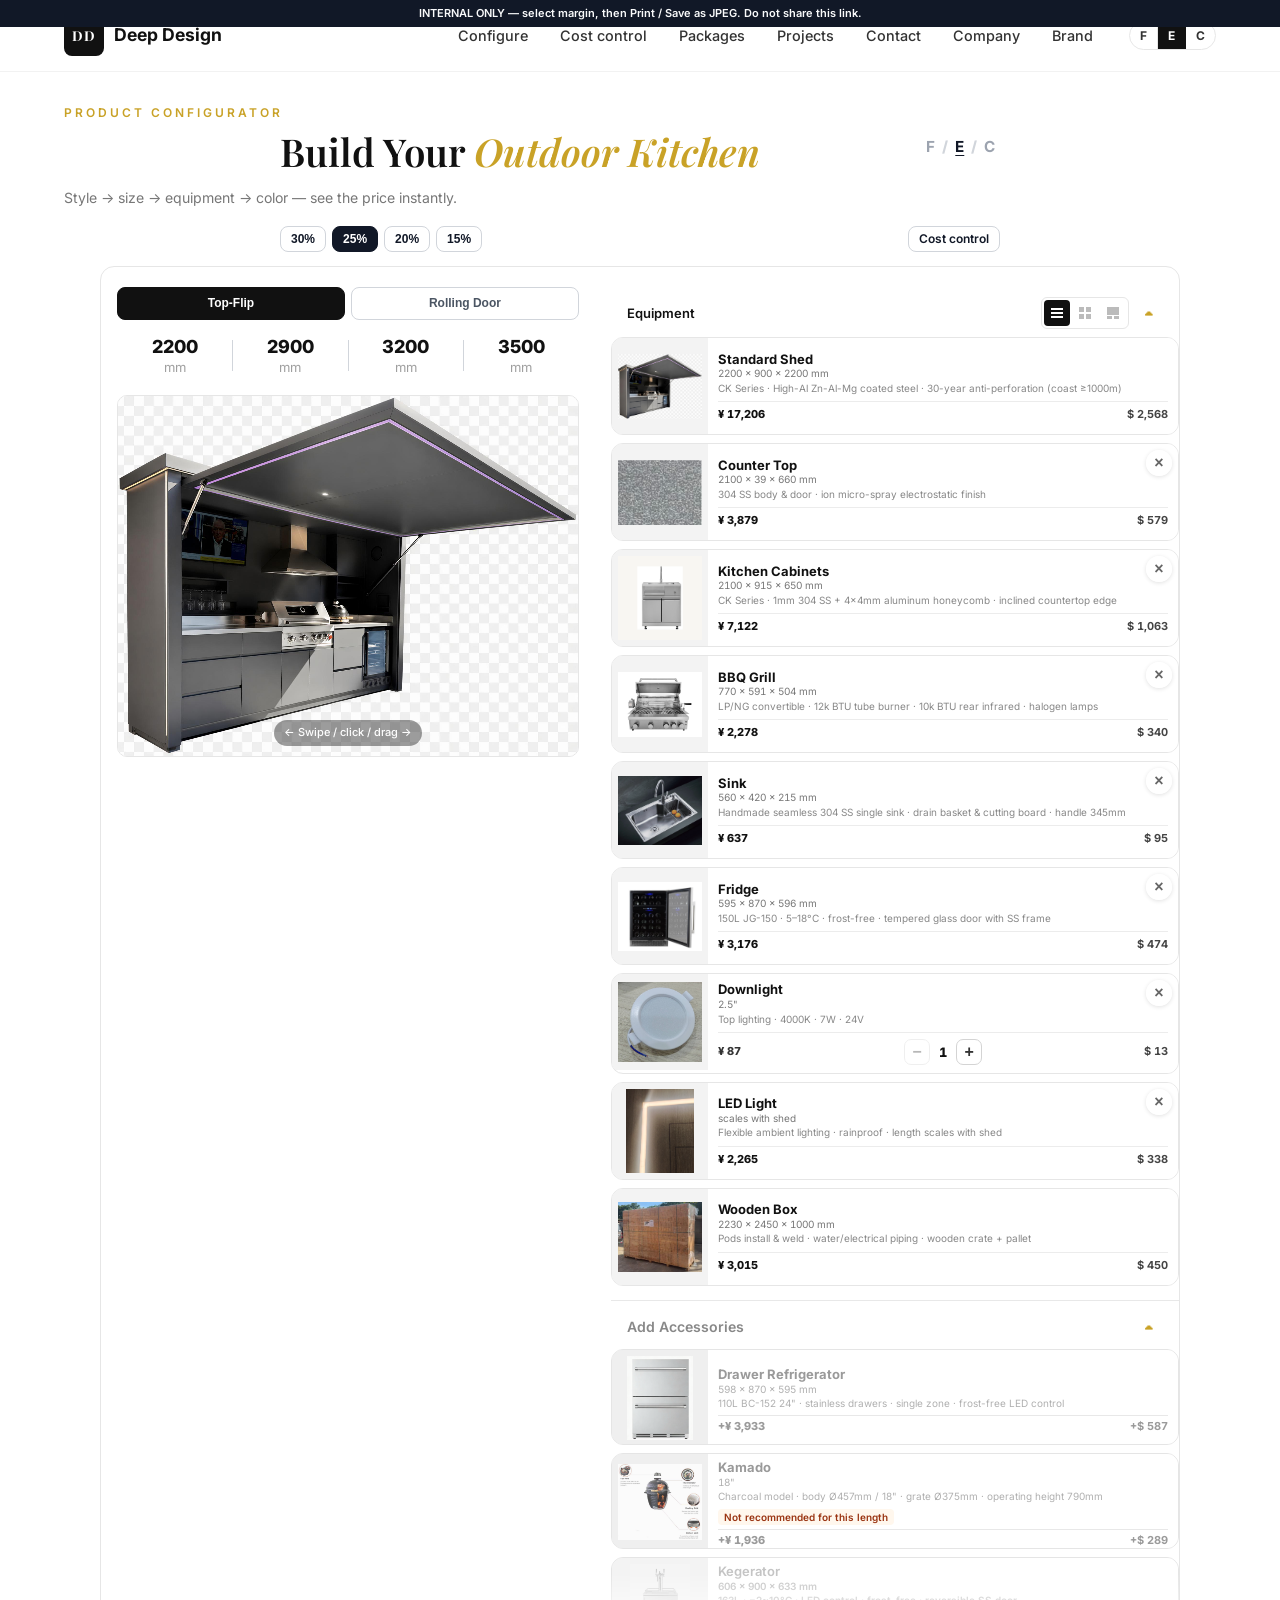
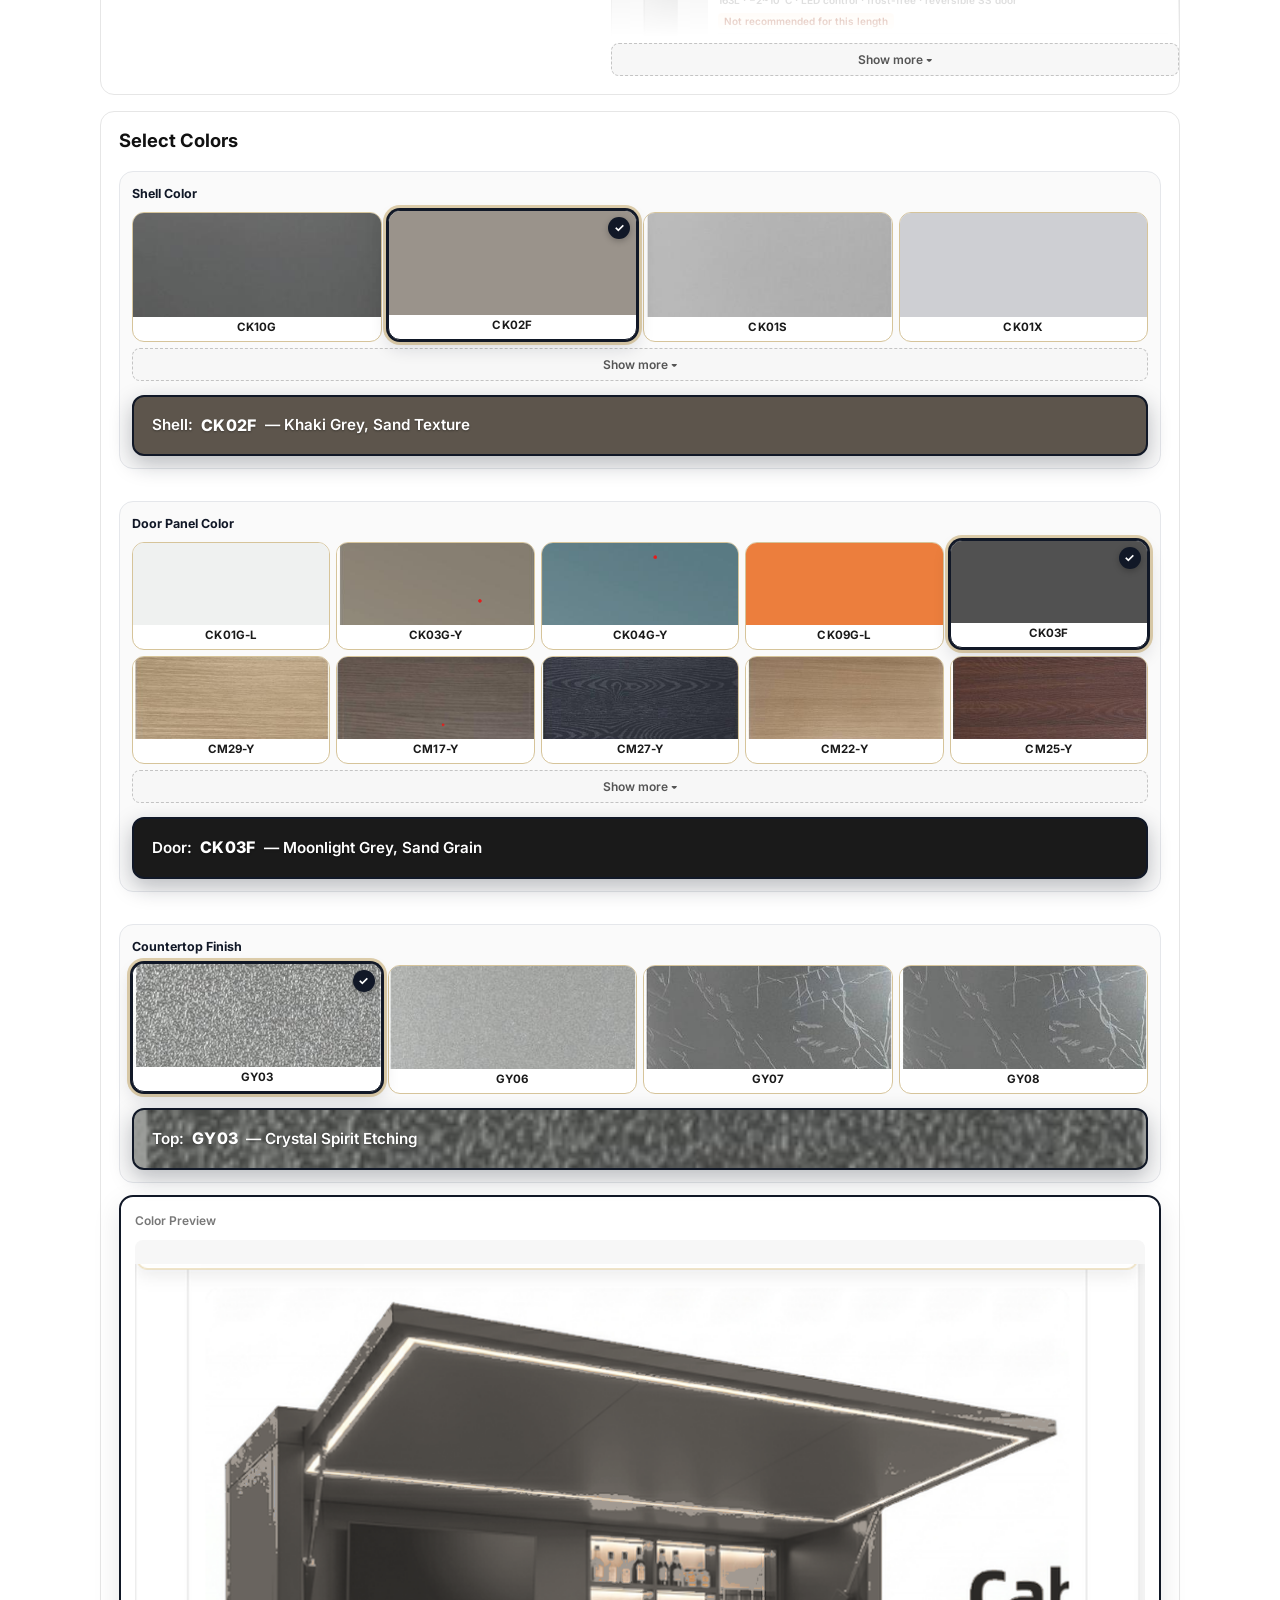
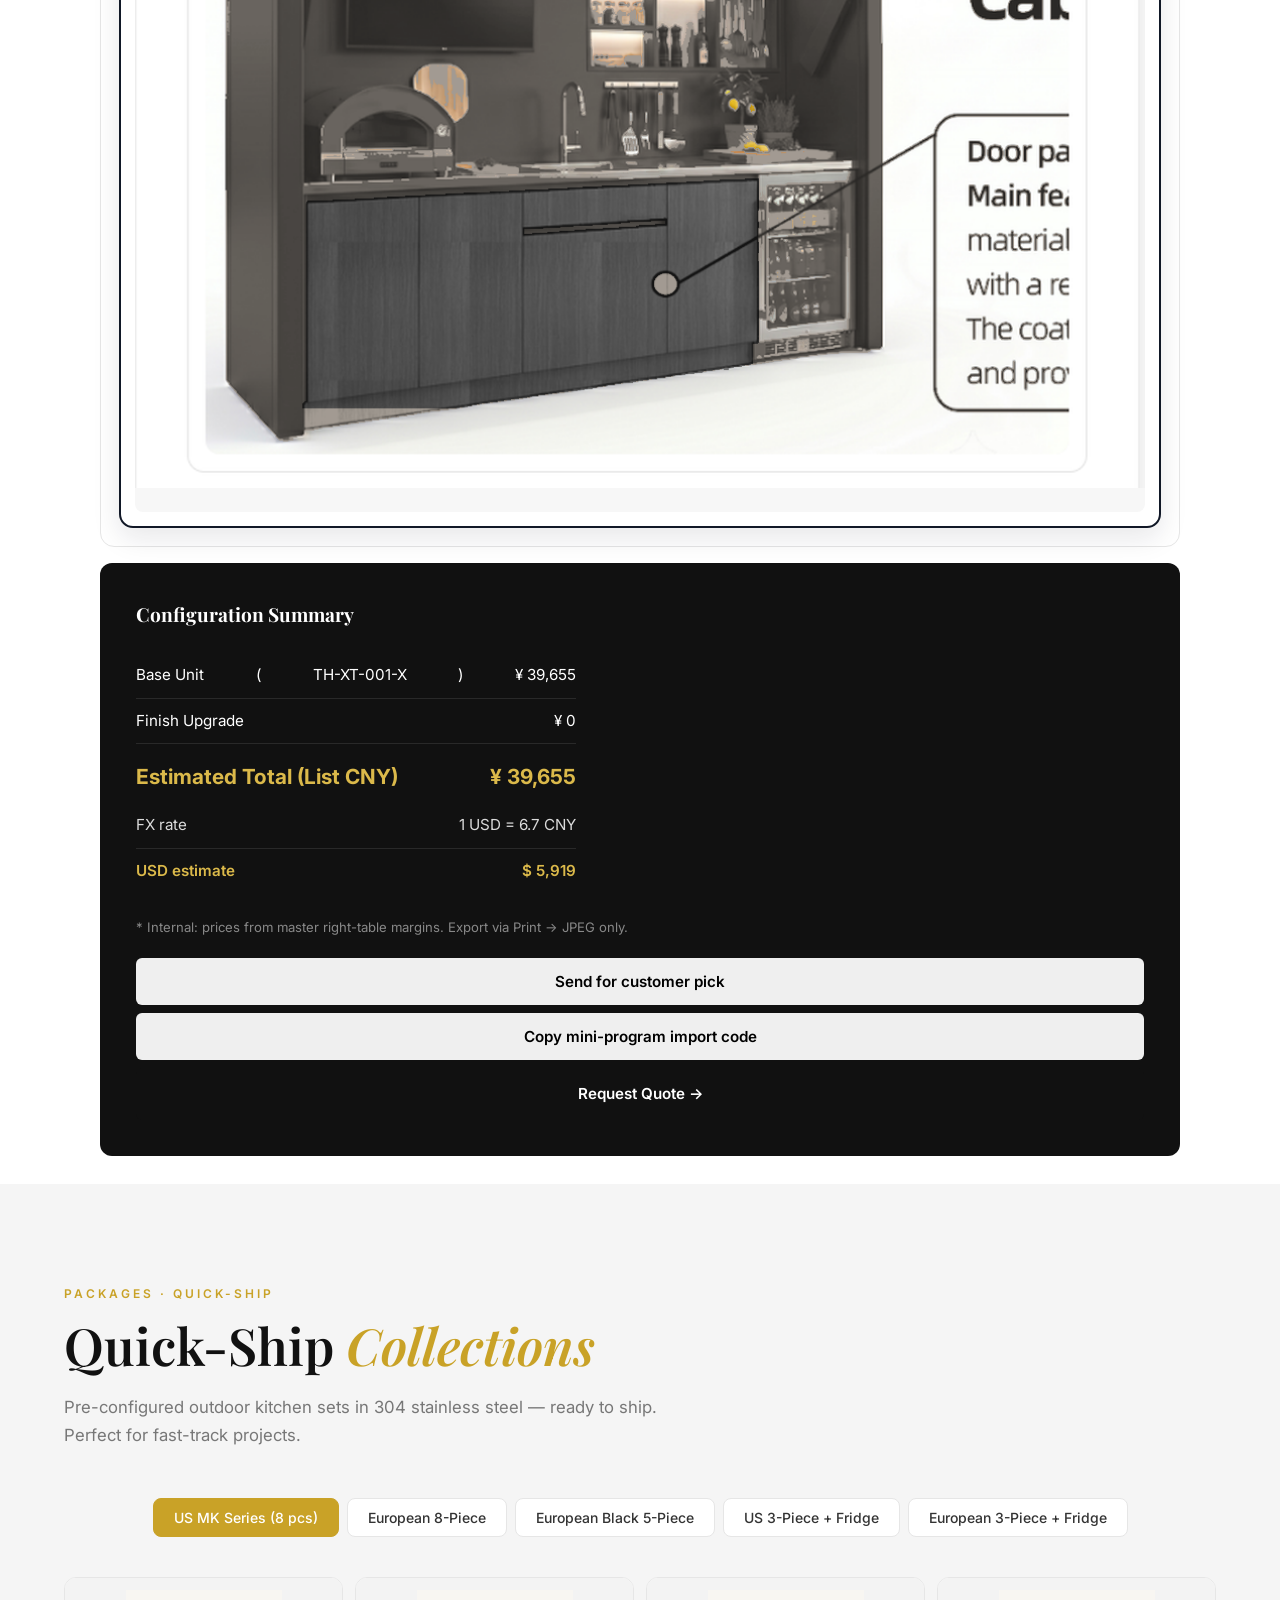
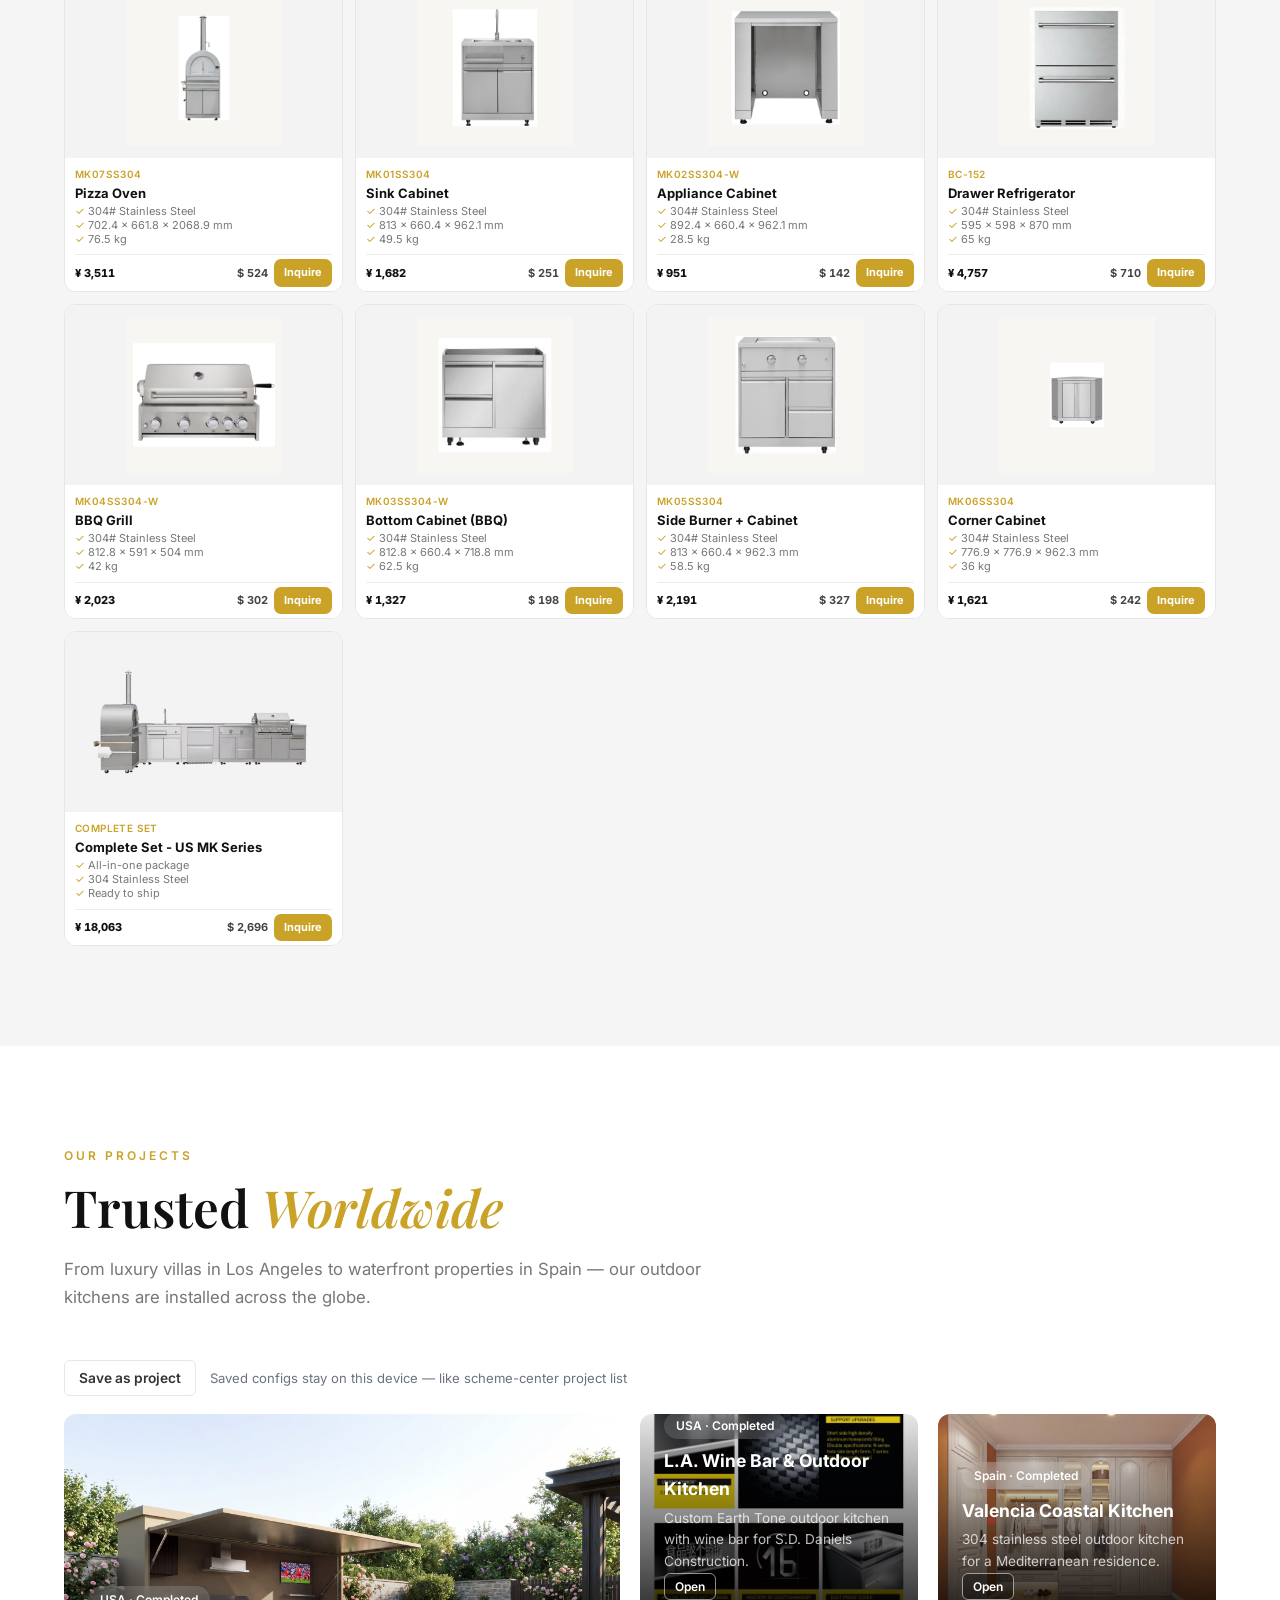
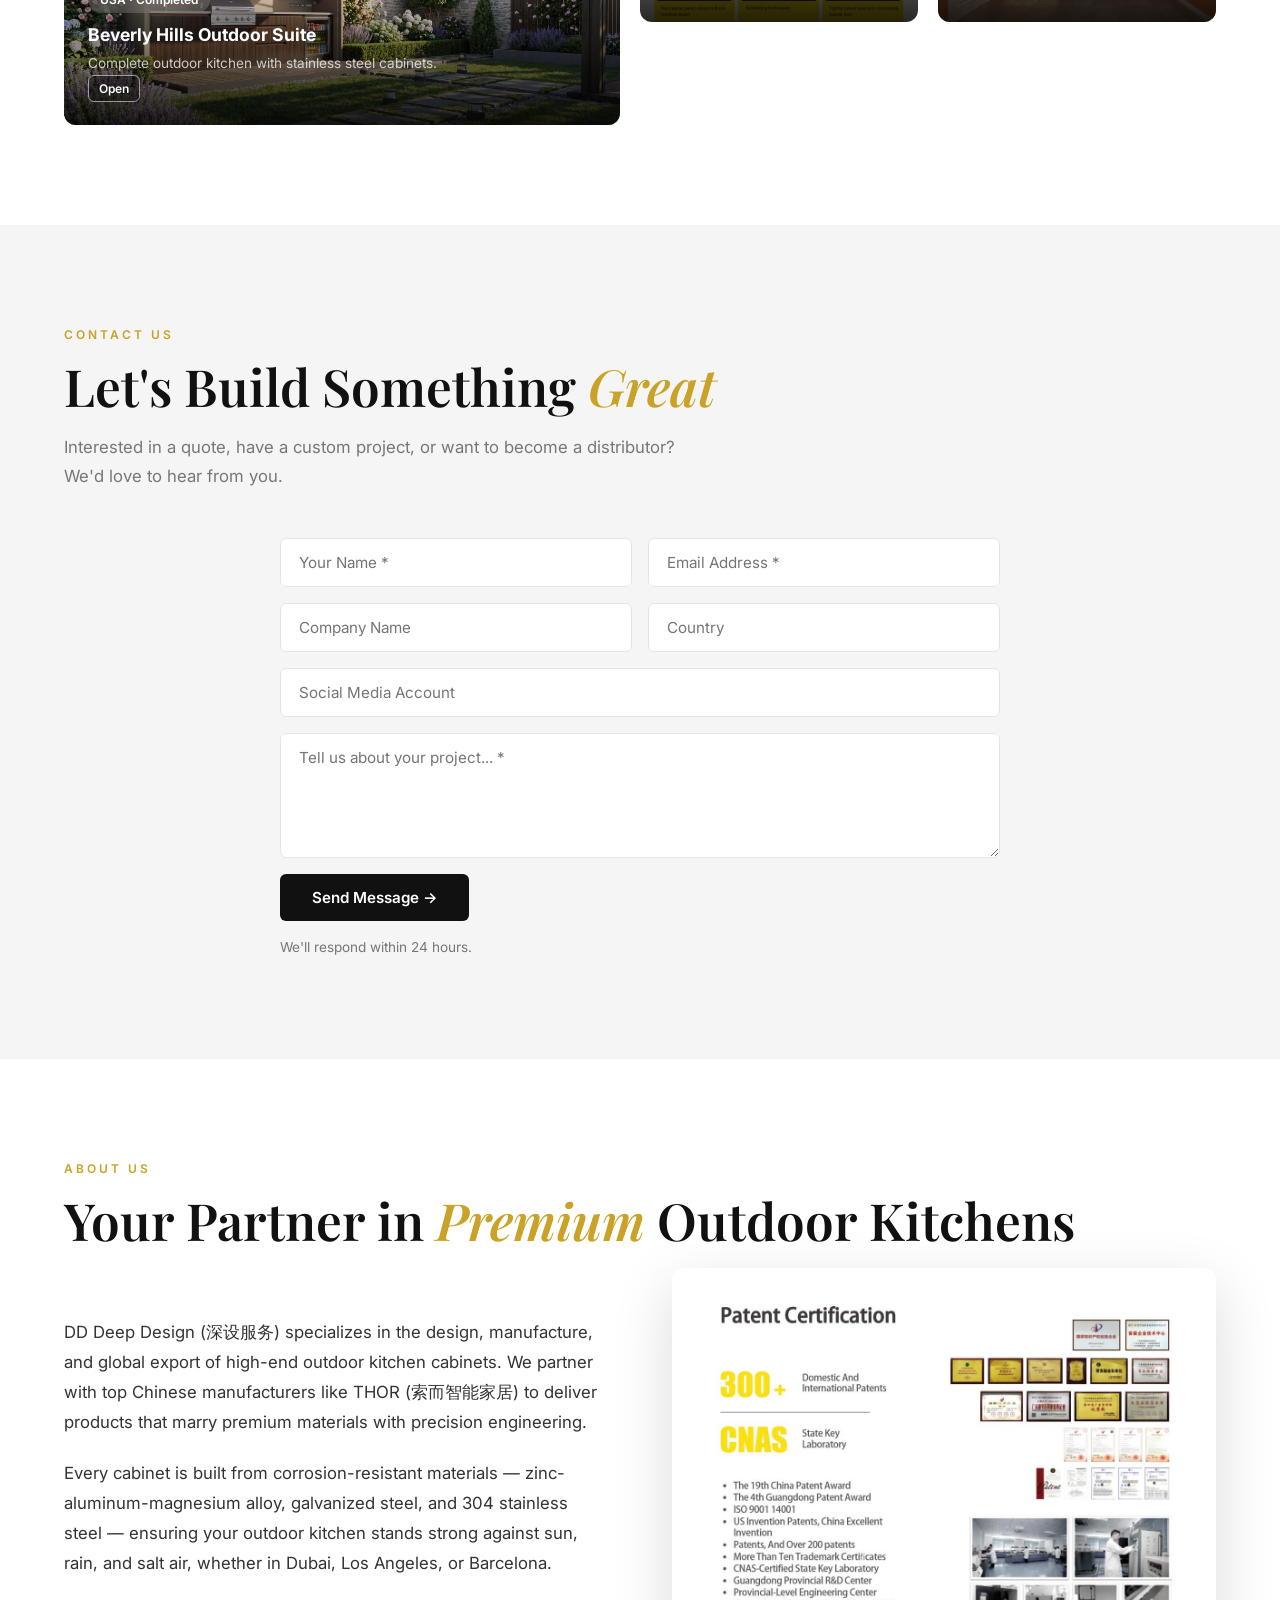
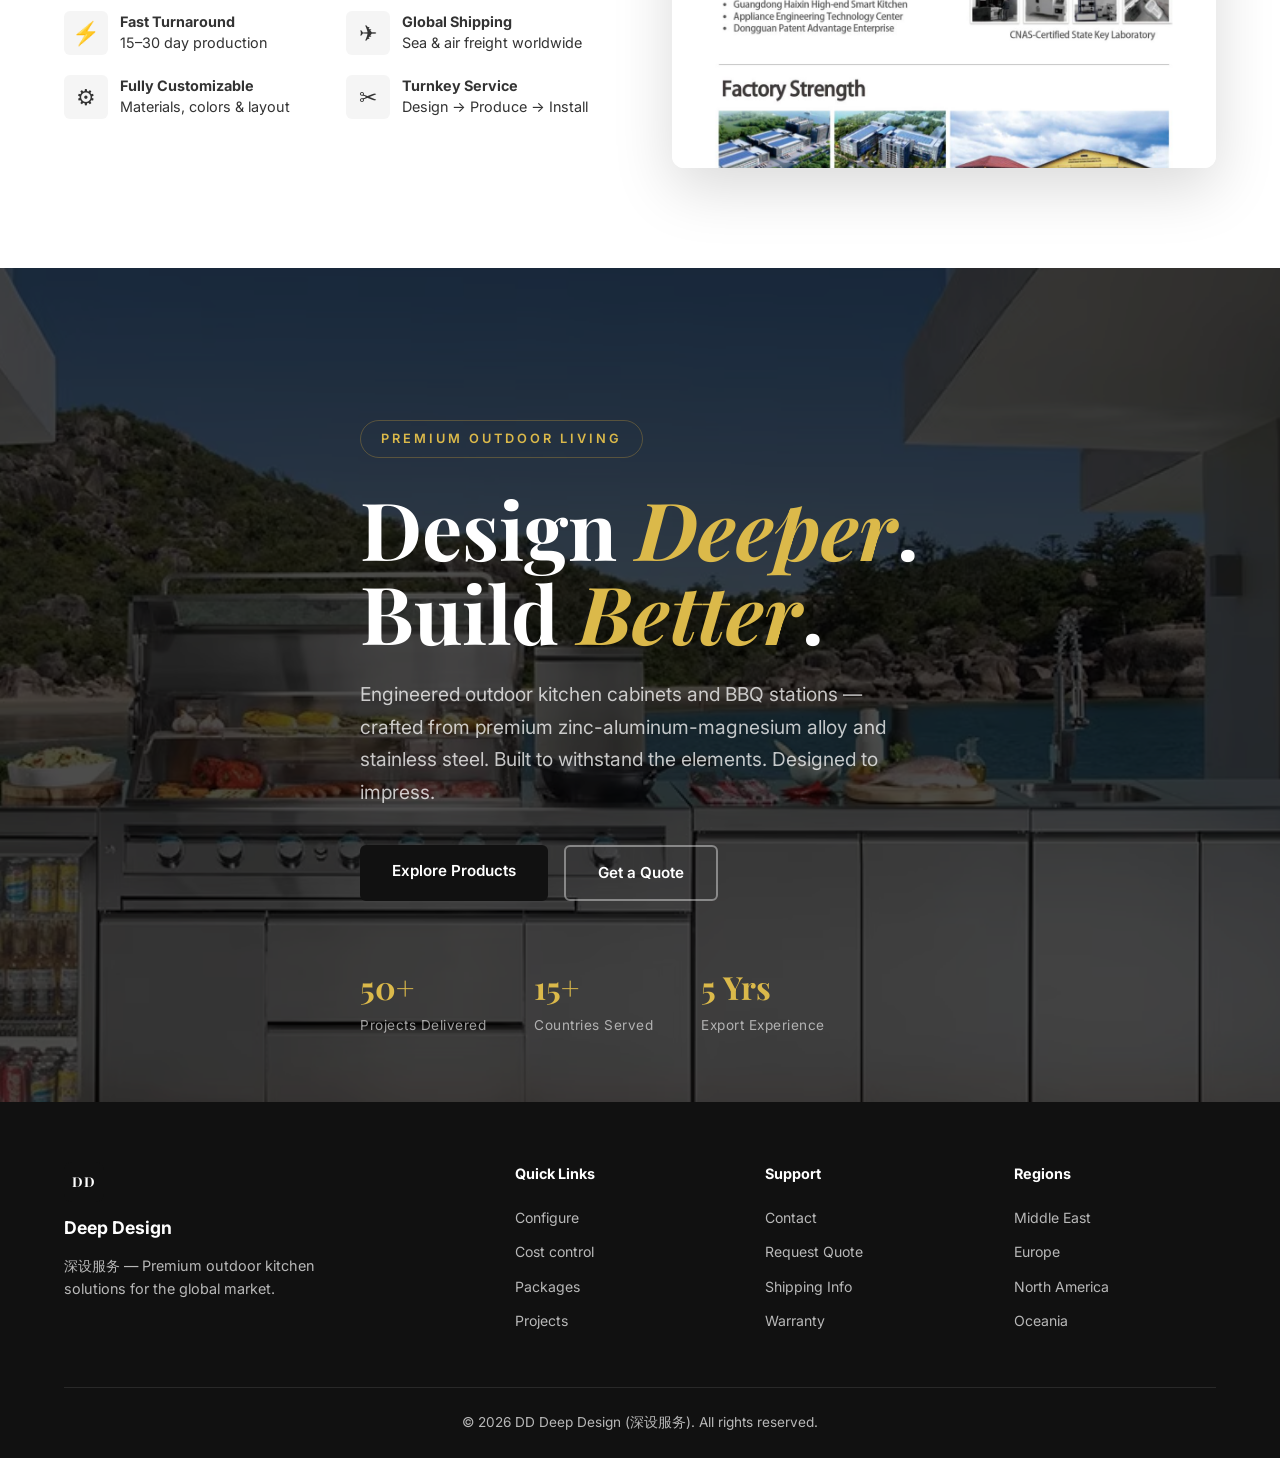
<file: index.html>
<!DOCTYPE html>
<html lang="zh-CN">
<head>
  <meta charset="UTF-8" />
  <meta name="viewport" content="width=device-width, initial-scale=1.0" />
  <meta http-equiv="refresh" content="0; url=classic.html" />
  <link rel="canonical" href="classic.html" />
  <title>DD Deep Design</title>
  <script>location.replace('classic.html');</script>
</head>
<body>
  <p><a href="classic.html">进入户外厨房报价 →</a></p>
</body>
</html>
</file>
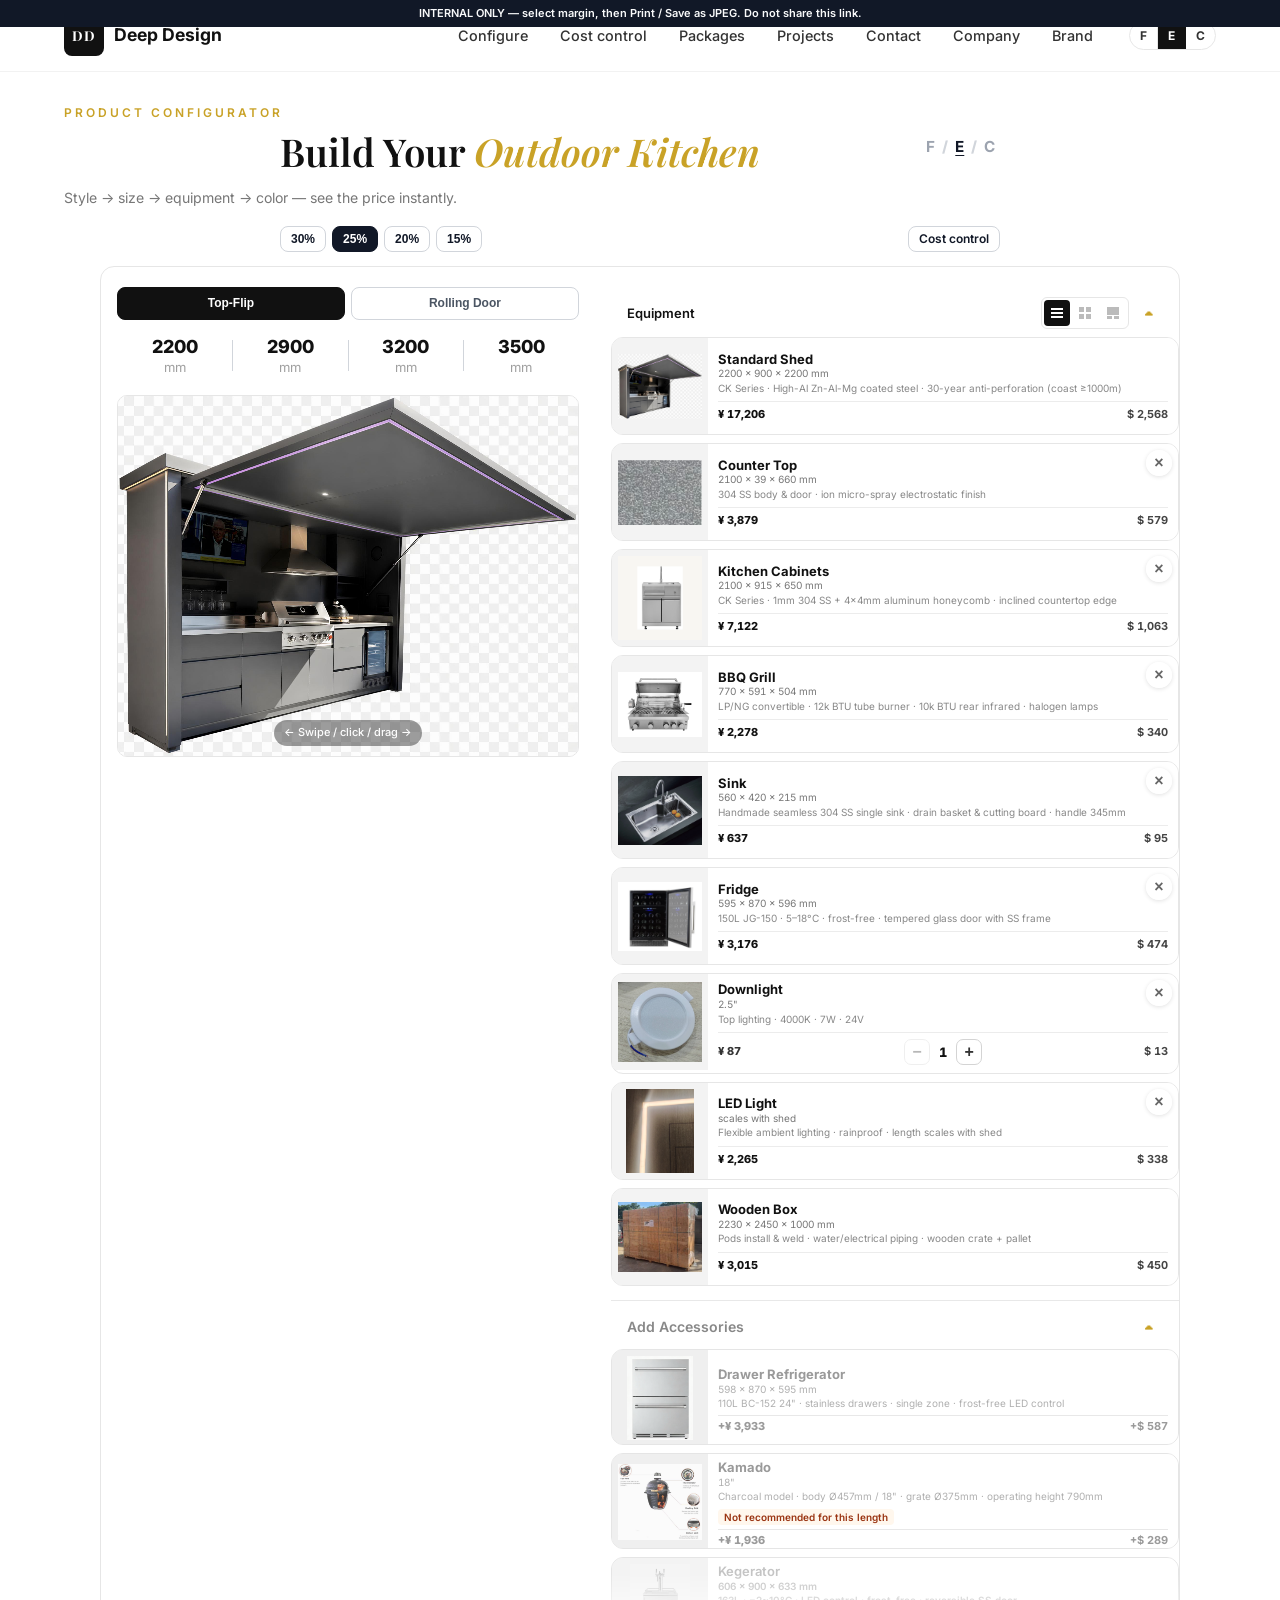
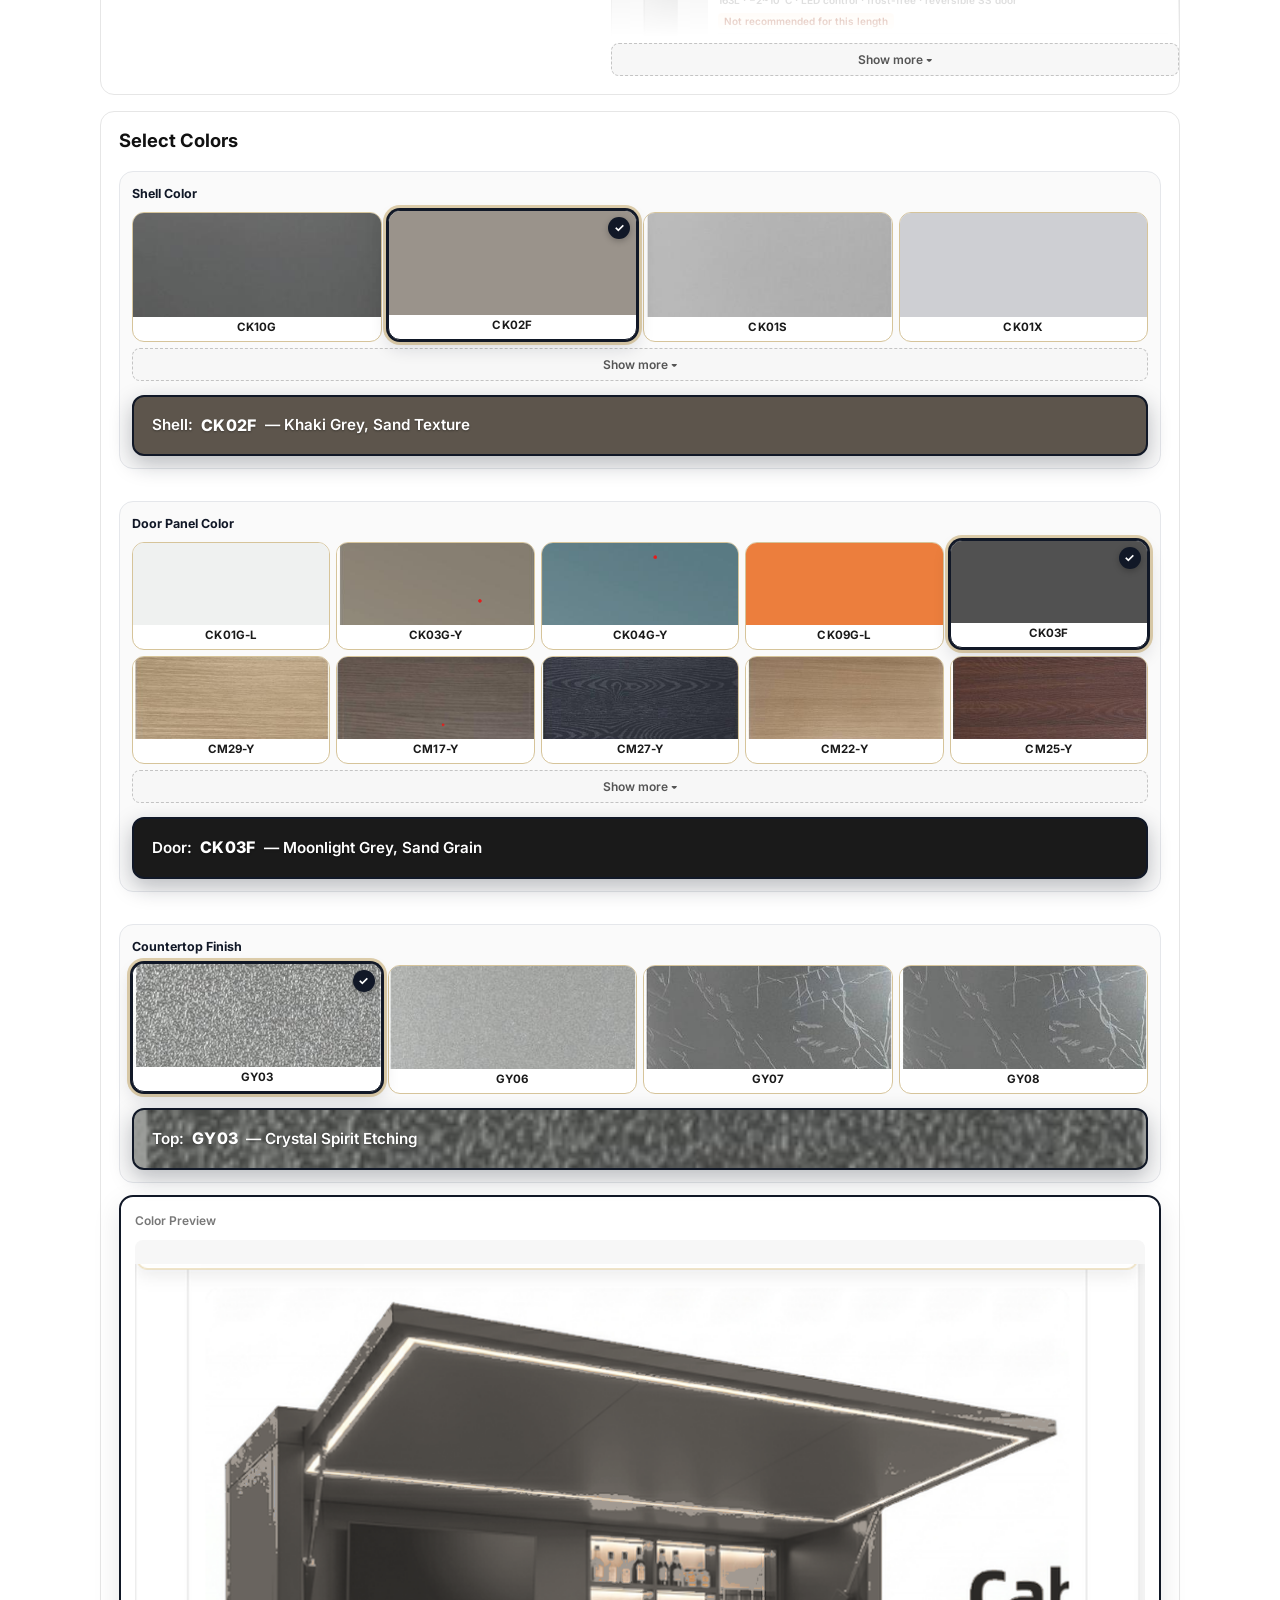
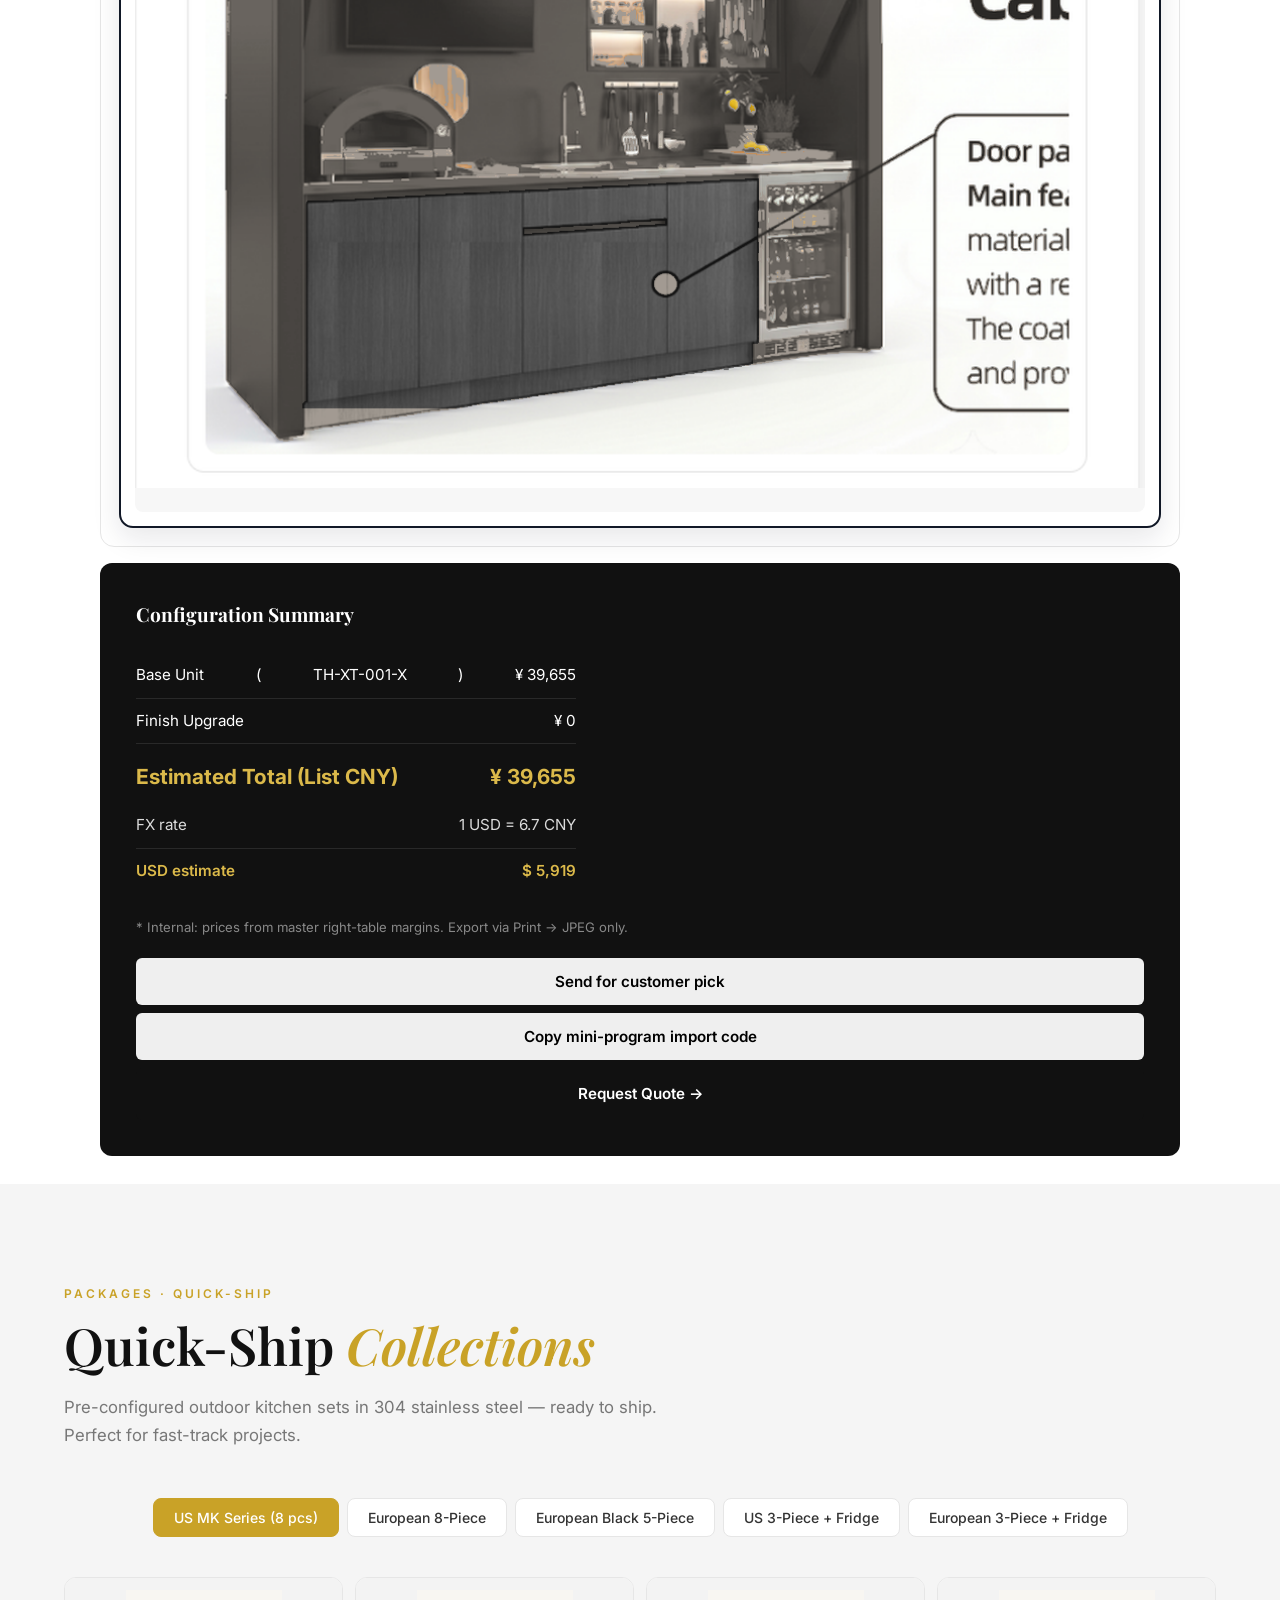
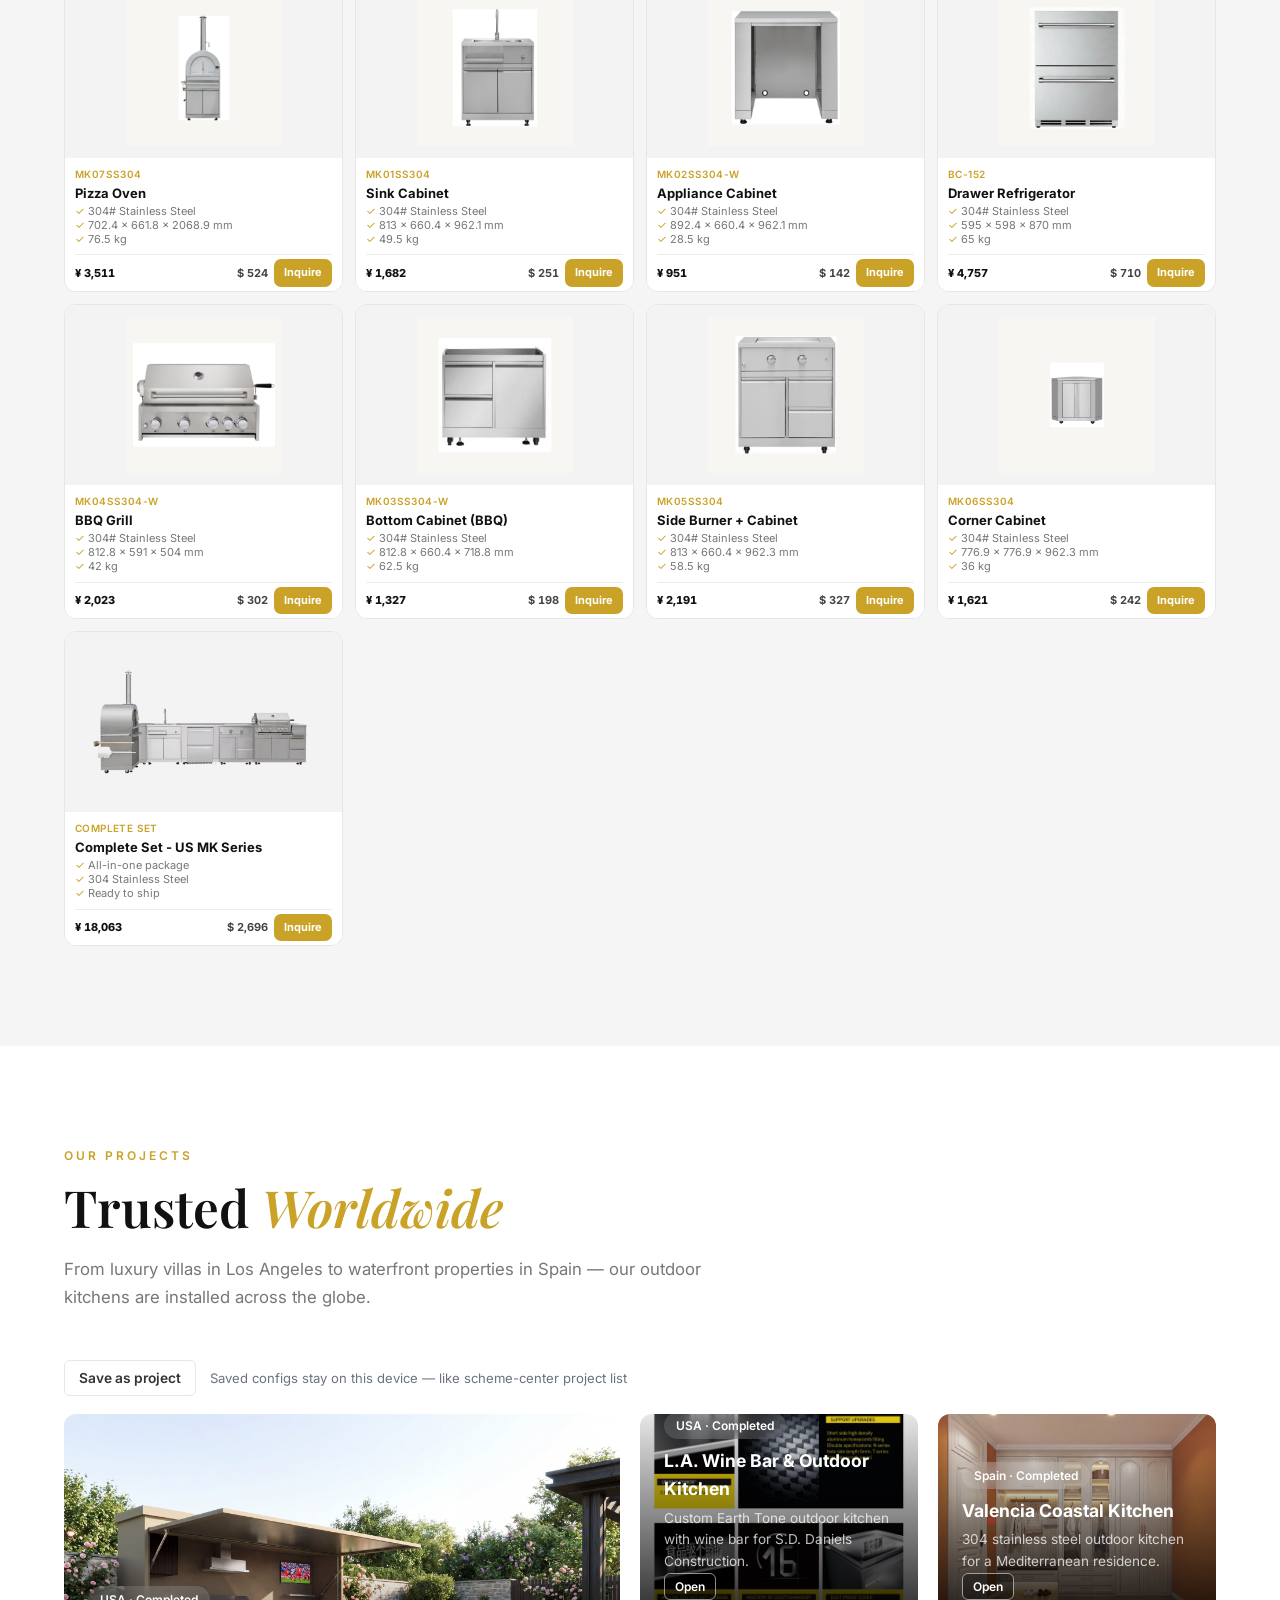
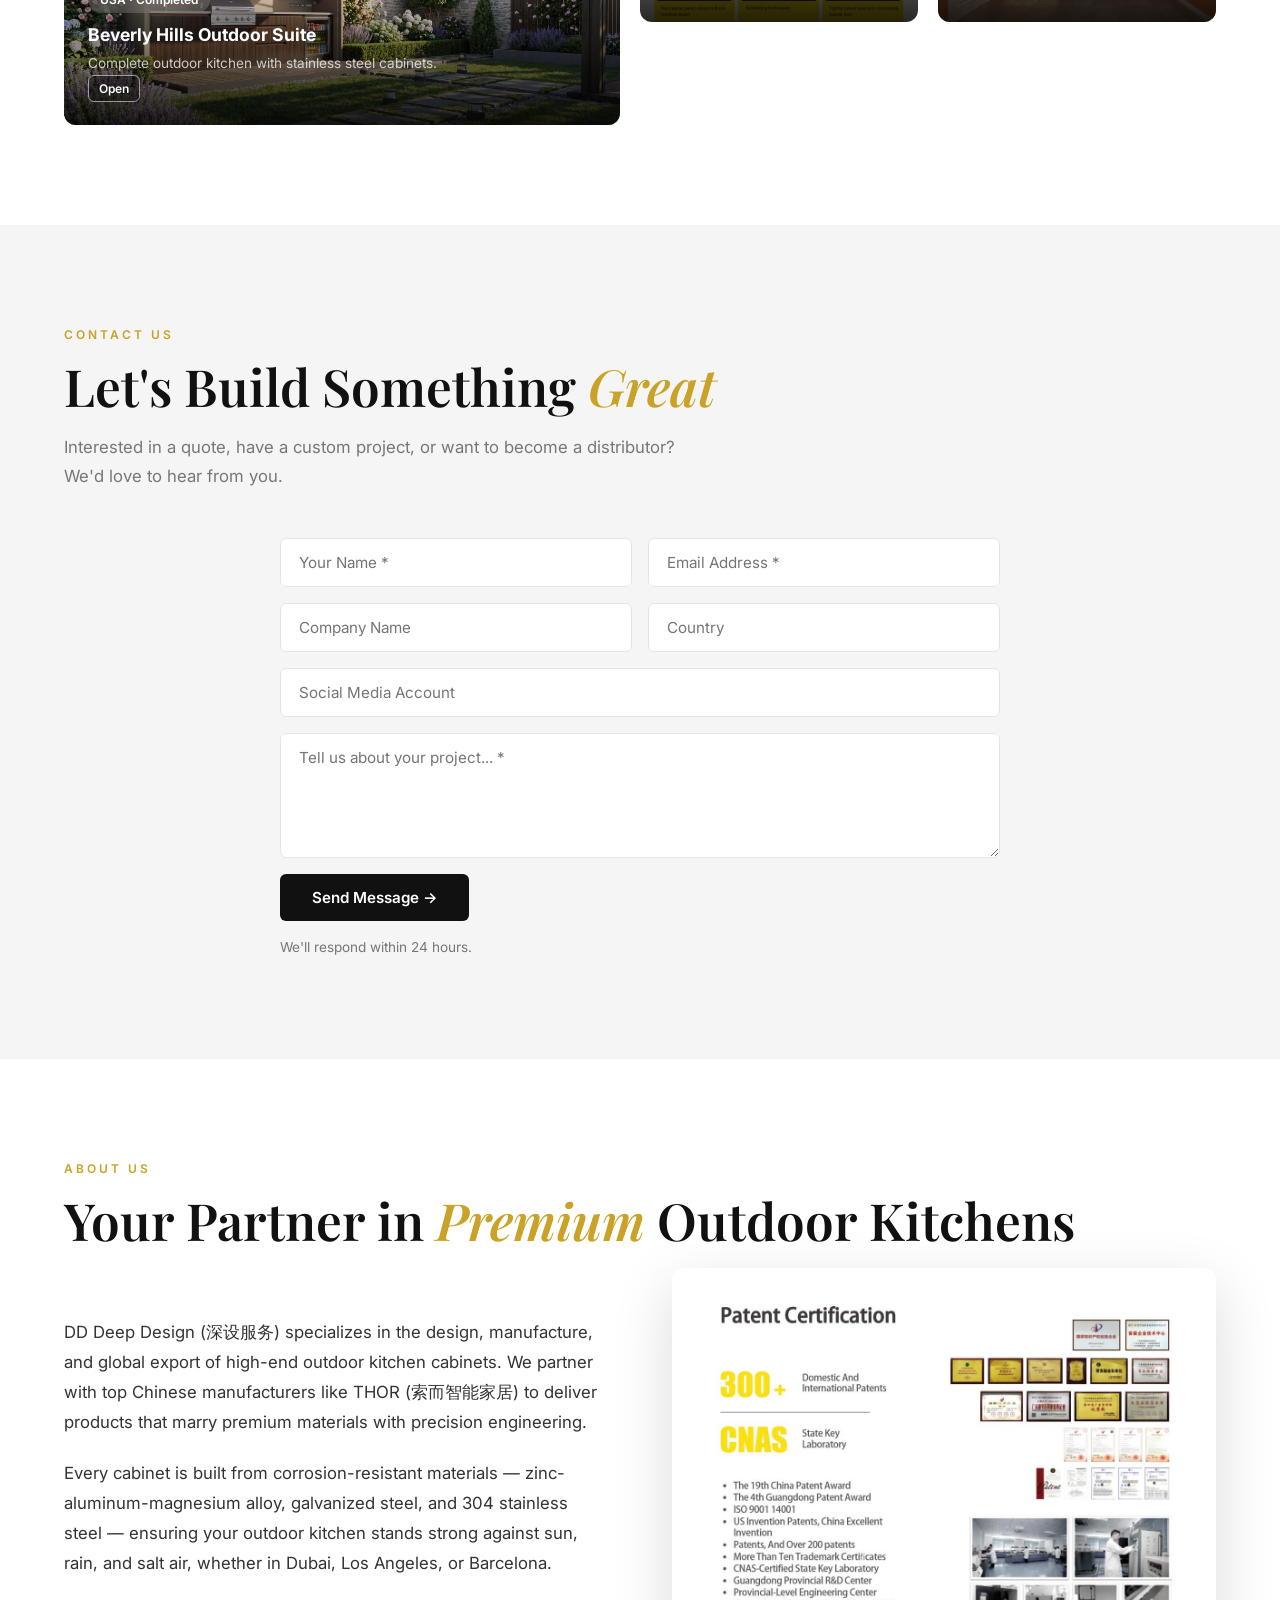
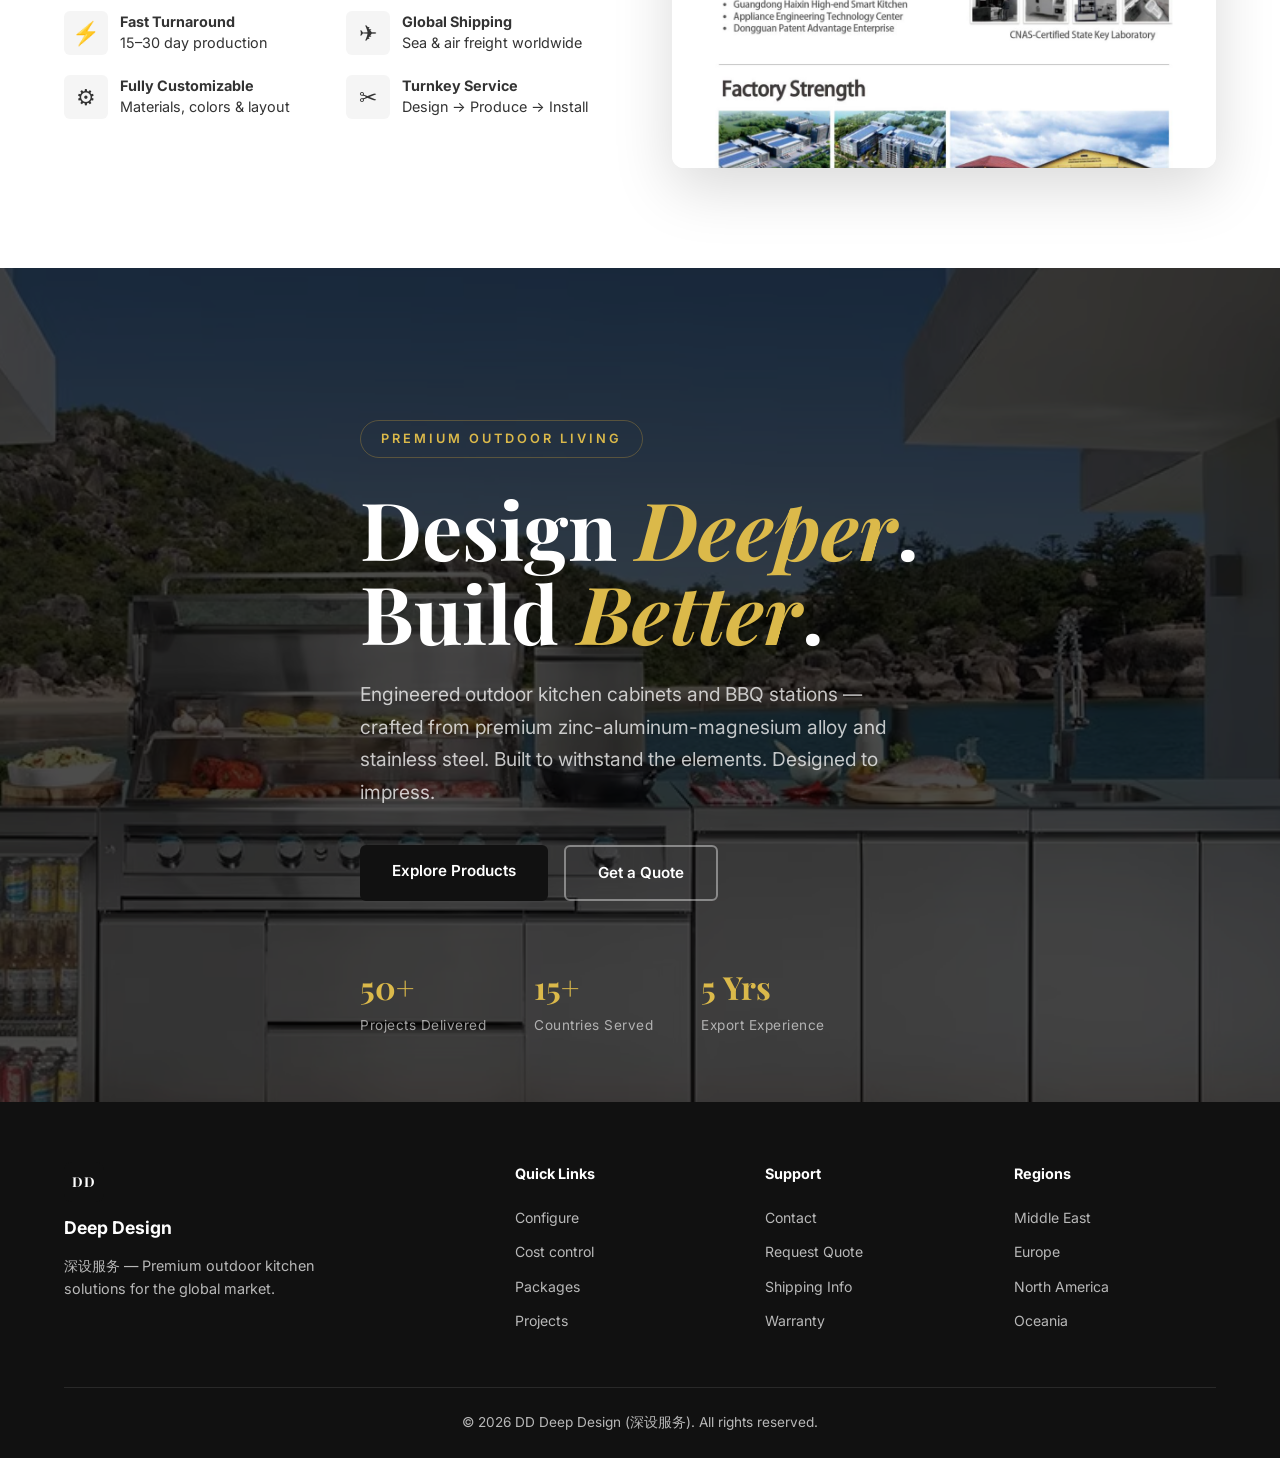
<file: classic.html>
<!DOCTYPE html>
<html lang="zh-CN" data-quote-channel="internal">
<head>
    <meta charset="UTF-8">
    <meta name="viewport" content="width=device-width, initial-scale=1.0">
    <meta name="robots" content="noindex, nofollow">
    <meta name="description" content="Internal outdoor kitchen quote — margin selectable, print JPEG only.">
    <title>内部报价 · Outdoor Kitchen | DD Deep Design</title>
    <link rel="icon" type="image/svg+xml" href="favicon.svg">
    <link rel="preconnect" href="https://fonts.googleapis.com">
    <link rel="preconnect" href="https://fonts.gstatic.com" crossorigin>
    <link href="https://fonts.googleapis.com/css2?family=Inter:wght@300;400;500;600;700;800&family=Playfair+Display:wght@500;600;700&display=swap" rel="stylesheet">
    <link rel="stylesheet" href="assets/css/style.css?t=20260728profitFee">
    <link rel="stylesheet" href="assets/css/quote-channels.css?t=20260728cclink">
    <script>window.DD_QUOTE_CHANNEL = 'internal';</script>
</head>
<body class="quote-channel-internal">
    <div class="channel-banner" id="channelBanner">内部专用 — 选毛利后打印/存为 JPEG 外发，勿转发本页链接。</div>
    <!-- Navigation -->
    <nav class="navbar" id="navbar">
        <div class="container nav-container">
            <a href="#products" class="logo">
                <span class="logo-icon">DD</span>
                <span class="logo-text">Deep Design</span>
            </a>
            <div class="nav-toggle" id="navToggle">
                <span></span><span></span><span></span>
            </div>
            <ul class="nav-links" id="navLinks">
                <li><a href="#products" class="nav-link" data-i18n="nav.configure">Configure</a></li>
                <li><a href="margin-console.html#costControl" class="nav-link" data-i18n="config.costControl">Cost control</a></li>
                <li><a href="#packages" class="nav-link" data-i18n="nav.hot">套餐</a></li>
                <li><a href="#projects" class="nav-link" data-i18n="nav.projects">Projects</a></li>
                <li><a href="#contact" class="nav-link" data-i18n="nav.contact">Contact</a></li>
                <li><a href="#company" class="nav-link" data-i18n="nav.company">公司介绍</a></li>
                <li><a href="#hero" class="nav-link" data-i18n="nav.brand">Brand</a></li>
                <li class="nav-lang" role="group" aria-label="Language">
                    <button type="button" class="lang-opt" data-set-lang="fr" title="Française">F</button>
                    <button type="button" class="lang-opt is-active" data-set-lang="en" title="English">E</button>
                    <button type="button" class="lang-opt" data-set-lang="cn" title="Chinese">C</button>
                </li>
            </ul>
        </div>
    </nav>

    <!-- Products + Configurator -->
    <section class="section products" id="products">
        <div class="container">
            <div class="section-label" data-i18n="config.label">Product Configurator</div>
            <div class="config-title-row">
                <h2 class="section-title" data-i18n="config.title">Build Your <em>Outdoor Kitchen</em></h2>
                <div class="lang-text" id="langSwitchBar" role="group" aria-label="Language">
                    <button type="button" class="lang-opt" data-set-lang="fr" title="Française">F</button>
                    <span class="lang-sep" aria-hidden="true">/</span>
                    <button type="button" class="lang-opt is-active" data-set-lang="en" title="English">E</button>
                    <span class="lang-sep" aria-hidden="true">/</span>
                    <button type="button" class="lang-opt" data-set-lang="cn" title="Chinese">C</button>
                </div>
            </div>
            <p class="section-desc" data-i18n="config.desc">Style → size → equipment → color — see the price instantly.</p>

            <div class="margin-tier-bar internal-only" id="marginTierBar" role="group" aria-label="Cost control">
                <button type="button" class="margin-tier-btn" data-margin="30%">30%</button>
                <button type="button" class="margin-tier-btn is-active" data-margin="25%">25%</button>
                <button type="button" class="margin-tier-btn" data-margin="20%">20%</button>
                <button type="button" class="margin-tier-btn" data-margin="15%">15%</button>
                <a class="margin-tier-btn margin-tier-cost-btn" href="margin-console.html#costControl" data-i18n="config.costControl">Cost control</a>
            </div>

            <div class="configurator">

                <!-- Sticky total card -->
                <aside class="quote-sticky" id="quoteSticky" aria-live="polite">
                    <div class="quote-sticky-inner">
                        <div class="quote-sticky-row quote-sticky-row-tier">
                            <strong class="quote-sticky-exw" data-i18n="config.exw">内部报价</strong>
                            <span class="quote-sticky-margin internal-only" id="stickyMargin" title="利润取费">
                                <span class="quote-sticky-margin-label" data-i18n="config.profitFee">利润取费</span>
                                <strong class="quote-sticky-margin-pct" id="stickyMarginPct">25%</strong>
                            </span>
                            <button type="button" class="quote-sticky-owner" id="btnOwnerShowSticky" data-i18n="config.openOwnerShow">Owner View</button>
                        </div>
                        <a href="#configTotal" class="quote-sticky-body" title="Details">
                            <div class="quote-sticky-row quote-sticky-row-meta">
                                <strong id="stickyModel">TH-XT-001-X</strong>
                                <span id="stickyDims">3200*900*2250</span>
                                <span id="stickyFob" data-i18n="config.fob">内部 · 毛利价（仅打印外发）</span>
                            </div>
                            <div class="quote-sticky-row quote-sticky-row-price">
                                <strong id="stickyTotalCny">¥36,132</strong>
                                <span class="quote-sticky-sep" aria-hidden="true">；</span>
                                <strong id="stickyFx">6.7</strong>
                                <span class="quote-sticky-sep" aria-hidden="true">；</span>
                                <strong id="stickyTotalUsd">$5,393</strong>
                            </div>
                            <div class="quote-sticky-row quote-sticky-row-mat">
                                <span id="stickyMaterial" data-i18n="config.matVal">Zinc-Aluminum-Magnesium Alloy + Galvanized Steel</span>
                            </div>
                        </a>
                    </div>
                </aside>

                <!-- Size + Door (no step chrome — under 标准套餐) -->
                <div class="config-step" id="standardSizeStep">
                    <!-- Step 1: Width+elevation (left) | Details (right) -->
                    <div class="step1-grid" id="standardSizeGrid">
                        <!-- Column 1: size chips + panable elevation -->
                        <div class="step1-col step1-images">
                            <div class="elev-size-block">
                                <div class="shell-door-tabs" id="shellDoorTabs" role="radiogroup" aria-label="Style">
                                    <button type="button" class="shell-door-tab is-active" data-door="xt" data-i18n="config.topFlip">翻盖</button>
                                    <button type="button" class="shell-door-tab" data-door="wm" data-i18n="config.rolling">卷帘门</button>
                                </div>
                                <div class="size-picker-scroll">
                                    <div class="size-picker" id="sizeGroup" role="group" aria-label="Cabinet Width">
                                        <button class="size-btn" data-width="2200" data-suffix="-X">
                                            <span class="size-val">2200</span>
                                            <span class="size-unit">mm</span>
                                        </button>
                                        <button class="size-btn" data-width="2900" data-suffix="">
                                            <span class="size-val">2900</span>
                                            <span class="size-unit">mm</span>
                                        </button>
                                        <button class="size-btn" data-width="3200" data-suffix="">
                                            <span class="size-val">3200</span>
                                            <span class="size-unit">mm</span>
                                        </button>
                                        <button class="size-btn" data-width="3500" data-suffix="">
                                            <span class="size-val">3500</span>
                                            <span class="size-unit">mm</span>
                                        </button>
                                    </div>
                                </div>
                                <div class="elevation-preview">
                                    <button type="button" class="elev-nav elev-nav-prev" id="elevNavPrev" aria-label="Pan left">‹</button>
                                    <div class="elevation-scroll" id="elevationScroll" tabindex="0" aria-label="Elevation pan">
                                        <img src="assets/images/products/suoer/xt-2200.png?t=20260728xt3500" alt="" id="elevationImg" class="elevation-img elevation-img-source" draggable="false" hidden>
                                        <img src="assets/images/products/suoer/2200-door-mask.png?t=20260728xt3500" alt="" id="elevationDoorMask" class="elevation-img-source" hidden>
                                        <canvas id="elevationCanvas" class="elevation-img elevation-canvas" width="1008" height="585" aria-label="Product preview"></canvas>
                                    </div>
                                    <button type="button" class="elev-nav elev-nav-next" id="elevNavNext" aria-label="Pan right">›</button>
                                    <div class="elevation-scroll-hint" aria-hidden="true" data-i18n="config.scrollHint">← Swipe / click / drag →</div>
                                </div>
                            </div>
                        </div>

                        <!-- Column 2: Details -->
                        <div class="step1-col step1-details">
                            <div class="detail-card" id="detailCard">
                                <span id="previewModel" class="sr-only">TH-XT-001-X</span>
                                <span id="previewPrice" class="sr-only"><span class="price-value"></span></span>
                                <div class="detail-specs is-expanded" id="detailSpecs">
                                    <div class="detail-specs-hd">
                                        <div class="detail-specs-title" data-i18n="config.equipment">Equipment</div>
                                        <div class="detail-specs-actions">
                                            <div class="std-layout-switch" role="group" aria-label="Layout">
                                                <button type="button" class="std-layout-btn is-active" data-layout="list" aria-label="List" title="清单">
                                                    <span class="std-layout-icon std-layout-icon-list" aria-hidden="true"></span>
                                                </button>
                                                <button type="button" class="std-layout-btn" data-layout="grid" aria-label="Grid" title="双列">
                                                    <span class="std-layout-icon std-layout-icon-grid" aria-hidden="true"></span>
                                                </button>
                                                <button type="button" class="std-layout-btn" data-layout="large" aria-label="Large" title="大图">
                                                    <span class="std-layout-icon std-layout-icon-large" aria-hidden="true"></span>
                                                </button>
                                            </div>
                                            <button type="button" class="std-list-toggle" id="stdListToggle" aria-label="Collapse" title="Collapse" aria-expanded="true">▴</button>
                                        </div>
                                    </div>
                                    <div class="detail-specs-body" id="detailSpecsBody">
                                        <div class="std-config-list" id="previewSpecsList" aria-live="polite"></div>
                                    </div>
                                </div>
                                <div class="acc-section is-expanded" id="accSection">
                                    <div class="acc-section-hd">
                                        <div class="acc-section-label" data-i18n="config.step3.title">Add Accessories</div>
                                        <button type="button" class="std-list-toggle acc-section-toggle" id="accSectionToggle" aria-label="Collapse accessories" title="Collapse" aria-expanded="true">▴</button>
                                    </div>
                                    <div class="acc-section-body" id="accListPanel">
                                        <div class="std-config-list accessories-list is-collapsed" id="accessoriesGrid" aria-live="polite"></div>
                                        <button type="button" class="acc-expand-toggle" id="accExpandToggle" hidden aria-expanded="false" data-i18n="config.accExpand">Show more ▾</button>
                                    </div>
                                </div>
                            </div>
                        </div>
                    </div>
                </div>

                <!-- Colors last: shell + door in one area -->
                <div class="config-step" id="finishStep">
                    <div class="step-header step-header-plain">
                        <h3 data-i18n="config.step4.title">Select Colors</h3>
                    </div>

                    <div class="door-series-list color-pick-area" id="colorPickArea">
                        <div class="door-series-block body-color-block color-pick-block" id="bodyColorBlock" data-series="shell">
                            <div class="door-series-label" data-i18n="config.bodyColor">Shell Color</div>
                            <div class="color-grid color-grid-shell is-collapsed" id="bodyColorGrid"></div>
                            <button type="button" class="acc-expand-toggle color-expand-toggle" id="bodyColorExpand" hidden aria-expanded="false" data-i18n="config.accExpand">Show more ▾</button>
                            <div class="color-selected-info body-selected-info" id="bodyColorSelectedInfo">
                                <span data-i18n="config.bodySelected">Shell: </span>
                                <strong id="selectedBodyColorCode">CK02F</strong>
                                <span id="selectedBodyColorName">— Khaki Grey</span>
                            </div>
                        </div>

                        <div class="door-series-block body-color-block color-pick-block" id="doorColorBlock" data-series="door">
                            <div class="door-series-label" data-i18n="config.doorColor">Door Panel Color</div>
                            <div class="color-grid color-grid-door is-collapsed" id="doorColorGrid"></div>
                            <button type="button" class="acc-expand-toggle color-expand-toggle" id="doorColorExpand" hidden aria-expanded="false" data-i18n="config.accExpand">Show more ▾</button>
                            <div class="color-selected-info" id="colorSelectedInfo">
                                <span data-i18n="config.doorSelected">Door: </span>
                                <strong id="selectedColorCode">CK03F</strong>
                                <span id="selectedColorName">— Moonlight Grey</span>
                            </div>
                        </div>
                        <!-- keep id for legacy selectors -->
                        <div id="doorSeriesList" hidden></div>

                        <div class="door-series-block countertop-color-block color-pick-block" id="countertopColorBlock" data-series="countertop" hidden>
                            <div class="door-series-label" data-i18n="config.countertop">Countertop Finish</div>
                            <div class="color-grid color-grid-countertop" id="countertopColorGrid"></div>
                            <div class="color-selected-info" id="countertopSelectedInfo">
                                <span data-i18n="config.countertopSelected">Top: </span>
                                <strong id="selectedCountertopCode">—</strong>
                                <span id="selectedCountertopName"></span>
                            </div>
                        </div>
                    </div>

                    <div class="shell-preview-card color-preview-card" id="shellPreviewCard">
                        <div class="door-preview-label" data-i18n="config.colorPreview">Color Preview</div>
                        <div class="shell-preview-stage">
                            <img src="assets/img/shell-preview.png?t=20260728xt3500" alt="" id="shellPreviewSource" class="shell-preview-source" width="1002" height="818" decoding="async" data-src-xt="assets/img/shell-preview.png?t=20260728xt3500" data-src-wm="assets/img/shell-preview-roll.png?t=20260725v1">
                            <img src="assets/img/door-preview-mask.png?t=20260728xt3500" alt="" id="shellDoorMask" class="door-preview-hidden" width="1002" height="818" decoding="async">
                            <canvas id="shellPreviewCanvas" class="shell-preview-canvas" width="1002" height="818" aria-label="Color preview"></canvas>
                        </div>
                    </div>
                </div>

                <!-- Final: Total Price -->
                <div class="config-total" id="configTotal">
                    <div class="total-summary">
                        <h3 data-i18n="config.total.title">Configuration Summary</h3>
                        <div class="total-breakdown">
                            <div class="total-row">
                                <span data-i18n="config.total.base">Base Unit</span> (<span id="totalModel">TH-XT-001-X</span>)
                                <span id="totalBasePrice">&yen;36,132</span>
                            </div>
                            <div class="total-row total-accessories" id="totalAccessoriesRow">
                                <span data-i18n="config.total.acc">Accessories</span>
                                <span id="totalAccessoriesPrice">&yen;0</span>
                            </div>
                            <div class="total-row">
                                <span data-i18n="config.total.finish">Finish Upgrade</span>
                                <span id="totalFinishPrice">&yen;0</span>
                            </div>
                            <div class="total-row total-final">
                                <span data-i18n="config.total.total">Estimated Total (EXW)</span>
                                <span id="totalFinalPrice">&yen;36,132</span>
                            </div>
                            <div class="total-row total-fx-row">
                                <span data-i18n="config.sticky.fx">汇率</span>
                                <span id="totalFxRate">1 USD = 6.7 CNY</span>
                            </div>
                            <div class="total-row total-usd-row">
                                <span data-i18n="config.sticky.usd">USD 估价</span>
                                <span id="totalFinalUsd">$5,393</span>
                            </div>
                        </div>
                        <p class="total-note" data-i18n="config.total.note">* Price includes tax &amp; packaging. Shipping quoted separately. FX from master table.</p>
                        <div class="total-actions" style="display:flex;flex-direction:column;gap:8px;margin-top:12px">
                            <button type="button" class="btn btn-secondary" id="btnCustomerPick" data-i18n="config.customerPick">发给客户选配</button>
                            <button type="button" class="btn btn-secondary" id="btnMpImport" data-i18n="config.mpImport">复制小程序导入码</button>
                            <a href="#contact" class="btn btn-primary" onclick="document.getElementById('configSummary').value=buildSummaryString()" data-i18n="config.total.cta">Request Quote &#10140;</a>
                        </div>
                    </div>
                </div>

                <!-- Hidden field for form -->
                <input type="hidden" id="configSummary" name="configuration" value="">

            </div>
        </div>
    </section>

    <!-- Packages / Quick-Ship Collections -->
    <section class="section hot-products" id="packages">
        <div class="container">
            <div class="section-label" data-i18n="hot.label">套餐 · 现货速发</div>
            <h2 class="section-title" data-i18n="hot.title">Quick-Ship <em>Collections</em></h2>
            <p class="section-desc" data-i18n="hot.desc">Pre-configured outdoor kitchen sets in 304 stainless steel — ready to ship. Perfect for fast-track projects.</p>

            <div class="hot-tabs" id="hotTabs">
                <button class="hot-tab active" data-set="us-mk" data-i18n="hot.tab1">US MK Series (8 pcs)</button>
                <button class="hot-tab" data-set="eu-8pcs" data-i18n="hot.tab2">European 8-Piece</button>
                <button class="hot-tab" data-set="eu-black" data-i18n="hot.tab3">European Black 5-Piece</button>
                <button class="hot-tab" data-set="us-3pcs" data-i18n="hot.tab4">US 3-Piece + Fridge</button>
                <button class="hot-tab" data-set="eu-3pcs" data-i18n="hot.tab5">European 3-Piece + Fridge</button>
            </div>

            <!-- US MK Series 8 pcs -->
            <div class="hot-grid active" id="set-us-mk">
                <div class="hot-card">
                    <img class="hot-card-img" src="assets/images/products/hot-selling/display/sku-MK07SS304.png" alt="MK07SS304 Pizza Oven" loading="lazy"/>
                    <div class="hot-card-body">
                        <div class="hot-card-model">MK07SS304</div>
                        <div class="hot-card-title" data-i18n="hot.mk.pizza">Pizza Oven</div>
                        <ul class="hot-card-specs">
                            <li>304# Stainless Steel</li>
                            <li>702.4 &times; 661.8 &times; 2068.9 mm</li>
                            <li>76.5 kg</li>
                        </ul>
                        <div class="hot-card-footer">
                            <div class="hot-card-price">$524 <small>FOB</small></div>
                            <a href="#contact" class="hot-card-btn" data-i18n="hot.cta">Inquire</a>
                        </div>
                    </div>
                </div>
                <div class="hot-card">
                    <img class="hot-card-img" src="assets/images/products/hot-selling/display/sku-MK01SS304.png" alt="MK01SS304 Sink Cabinet" loading="lazy"/>
                    <div class="hot-card-body">
                        <div class="hot-card-model">MK01SS304</div>
                        <div class="hot-card-title" data-i18n="hot.mk.sink">Sink Cabinet</div>
                        <ul class="hot-card-specs">
                            <li>304# Stainless Steel</li>
                            <li>813 &times; 660.4 &times; 962.1 mm</li>
                            <li>49.5 kg</li>
                        </ul>
                        <div class="hot-card-footer">
                            <div class="hot-card-price">$251 <small>FOB</small></div>
                            <a href="#contact" class="hot-card-btn" data-i18n="hot.cta">Inquire</a>
                        </div>
                    </div>
                </div>
                <div class="hot-card">
                    <img class="hot-card-img" src="assets/images/products/hot-selling/display/sku-MK02SS304-W.png" alt="MK02SS304-W Appliance Cabinet" loading="lazy"/>
                    <div class="hot-card-body">
                        <div class="hot-card-model">MK02SS304-W</div>
                        <div class="hot-card-title" data-i18n="hot.mk.appliance">Appliance Cabinet</div>
                        <ul class="hot-card-specs">
                            <li>304# Stainless Steel</li>
                            <li>892.4 &times; 660.4 &times; 962.1 mm</li>
                            <li>28.5 kg</li>
                        </ul>
                        <div class="hot-card-footer">
                            <div class="hot-card-price">$142 <small>FOB</small></div>
                            <a href="#contact" class="hot-card-btn" data-i18n="hot.cta">Inquire</a>
                        </div>
                    </div>
                </div>
                <div class="hot-card">
                    <img class="hot-card-img" src="assets/images/products/hot-selling/display/sku-BC-152.png" alt="BC-152 Drawer Refrigerator" loading="lazy"/>
                    <div class="hot-card-body">
                        <div class="hot-card-model">BC-152</div>
                        <div class="hot-card-title" data-i18n="hot.mk.fridge">Drawer Refrigerator</div>
                        <ul class="hot-card-specs">
                            <li>304# Stainless Steel</li>
                            <li>595 &times; 598 &times; 870 mm</li>
                            <li>65 kg</li>
                        </ul>
                        <div class="hot-card-footer">
                            <div class="hot-card-price">$710 <small>FOB</small></div>
                            <a href="#contact" class="hot-card-btn" data-i18n="hot.cta">Inquire</a>
                        </div>
                    </div>
                </div>
                <div class="hot-card">
                    <img class="hot-card-img" src="assets/images/products/hot-selling/display/sku-MK04SS304-W.png" alt="MK04SS304-W BBQ Grill" loading="lazy"/>
                    <div class="hot-card-body">
                        <div class="hot-card-model">MK04SS304-W</div>
                        <div class="hot-card-title" data-i18n="hot.mk.bbq">BBQ Grill</div>
                        <ul class="hot-card-specs">
                            <li>304# Stainless Steel</li>
                            <li>812.8 &times; 591 &times; 504 mm</li>
                            <li>42 kg</li>
                        </ul>
                        <div class="hot-card-footer">
                            <div class="hot-card-price">$302 <small>FOB</small></div>
                            <a href="#contact" class="hot-card-btn" data-i18n="hot.cta">Inquire</a>
                        </div>
                    </div>
                </div>
                <div class="hot-card">
                    <img class="hot-card-img" src="assets/images/products/hot-selling/display/sku-MK03SS304-W.png" alt="MK03SS304-W Bottom Cabinet" loading="lazy"/>
                    <div class="hot-card-body">
                        <div class="hot-card-model">MK03SS304-W</div>
                        <div class="hot-card-title" data-i18n="hot.mk.bottom">Bottom Cabinet (BBQ)</div>
                        <ul class="hot-card-specs">
                            <li>304# Stainless Steel</li>
                            <li>812.8 &times; 660.4 &times; 718.8 mm</li>
                            <li>62.5 kg</li>
                        </ul>
                        <div class="hot-card-footer">
                            <div class="hot-card-price">$198 <small>FOB</small></div>
                            <a href="#contact" class="hot-card-btn" data-i18n="hot.cta">Inquire</a>
                        </div>
                    </div>
                </div>
                <div class="hot-card">
                    <img class="hot-card-img" src="assets/images/products/hot-selling/display/sku-MK05SS304.png" alt="MK05SS304 Side Burner" loading="lazy"/>
                    <div class="hot-card-body">
                        <div class="hot-card-model">MK05SS304</div>
                        <div class="hot-card-title" data-i18n="hot.mk.burner">Side Burner + Cabinet</div>
                        <ul class="hot-card-specs">
                            <li>304# Stainless Steel</li>
                            <li>813 &times; 660.4 &times; 962.3 mm</li>
                            <li>58.5 kg</li>
                        </ul>
                        <div class="hot-card-footer">
                            <div class="hot-card-price">$327 <small>FOB</small></div>
                            <a href="#contact" class="hot-card-btn" data-i18n="hot.cta">Inquire</a>
                        </div>
                    </div>
                </div>
                <div class="hot-card">
                    <img class="hot-card-img" src="assets/images/products/hot-selling/display/sku-MK06SS304.png" alt="MK06SS304 Corner Cabinet" loading="lazy"/>
                    <div class="hot-card-body">
                        <div class="hot-card-model">MK06SS304</div>
                        <div class="hot-card-title" data-i18n="hot.mk.corner">Corner Cabinet</div>
                        <ul class="hot-card-specs">
                            <li>304# Stainless Steel</li>
                            <li>776.9 &times; 776.9 &times; 962.3 mm</li>
                            <li>36 kg</li>
                        </ul>
                        <div class="hot-card-footer">
                            <div class="hot-card-price">$242 <small>FOB</small></div>
                            <a href="#contact" class="hot-card-btn" data-i18n="hot.cta">Inquire</a>
                        </div>
                    </div>
                </div>
                <div class="hot-card">
                    <img class="hot-card-img" src="assets/images/products/hot-selling/us-mk-series-remark.png" alt="Complete Set" loading="lazy"/>
                    <div class="hot-card-body">
                        <div class="hot-card-model">Complete Set</div>
                        <div class="hot-card-title">Complete Set - US MK Series</div>
                        <ul class="hot-card-specs">
                            <li>All-in-one package</li>
                            <li>304 Stainless Steel</li>
                            <li>Ready to ship</li>
                        </ul>
                        <div class="hot-card-footer">
                            <div class="hot-card-price">$2,696 <small>FOB</small></div>
                            <a href="#contact" class="hot-card-btn" data-i18n="hot.cta">Inquire</a>
                        </div>
                    </div>
                </div>
            </div>
            <div class="hot-grid" id="set-eu-8pcs">
                <div class="hot-card">
                    <img class="hot-card-img" src="assets/images/products/hot-selling/display/sku-MK07SS304.png" alt="MK07SS304 Pizza Oven" loading="lazy"/>
                    <div class="hot-card-body">
                        <div class="hot-card-model">MK07SS304</div>
                        <div class="hot-card-title" data-i18n="hot.mk.pizza">Pizza Oven</div>
                        <ul class="hot-card-specs">
                            <li>304# Stainless Steel</li>
                            <li>702.4 &times; 661.8 &times; 2068.9 mm</li>
                            <li>76.5 kg</li>
                        </ul>
                        <div class="hot-card-footer">
                            <div class="hot-card-price">$524 <small>FOB</small></div>
                            <a href="#contact" class="hot-card-btn" data-i18n="hot.cta">Inquire</a>
                        </div>
                    </div>
                </div>
                <div class="hot-card">
                    <img class="hot-card-img" src="assets/images/products/hot-selling/display/sku-MK06SS304.png" alt="MK06SS304 Corner Cabinet" loading="lazy"/>
                    <div class="hot-card-body">
                        <div class="hot-card-model">MK06SS304</div>
                        <div class="hot-card-title" data-i18n="hot.mk.corner">Corner Cabinet</div>
                        <ul class="hot-card-specs">
                            <li>304# Stainless Steel</li>
                            <li>776.9 &times; 776.9 &times; 962.3 mm</li>
                            <li>36 kg</li>
                        </ul>
                        <div class="hot-card-footer">
                            <div class="hot-card-price">$242 <small>FOB</small></div>
                            <a href="#contact" class="hot-card-btn" data-i18n="hot.cta">Inquire</a>
                        </div>
                    </div>
                </div>
                <div class="hot-card">
                    <img class="hot-card-img" src="assets/images/products/hot-selling/display/sku-MK01SS304.png" alt="MK01SS304 Sink Cabinet" loading="lazy"/>
                    <div class="hot-card-body">
                        <div class="hot-card-model">MK01SS304</div>
                        <div class="hot-card-title" data-i18n="hot.mk.sink">Sink Cabinet</div>
                        <ul class="hot-card-specs">
                            <li>304# Stainless Steel</li>
                            <li>813 &times; 660.4 &times; 962.1 mm</li>
                            <li>49.5 kg</li>
                        </ul>
                        <div class="hot-card-footer">
                            <div class="hot-card-price">$251 <small>FOB</small></div>
                            <a href="#contact" class="hot-card-btn" data-i18n="hot.cta">Inquire</a>
                        </div>
                    </div>
                </div>
                <div class="hot-card">
                    <img class="hot-card-img" src="assets/images/products/hot-selling/display/sku-MK02SS304-W.png" alt="MK02SS304-W Appliance Cabinet" loading="lazy"/>
                    <div class="hot-card-body">
                        <div class="hot-card-model">MK02SS304-W</div>
                        <div class="hot-card-title" data-i18n="hot.mk.appliance">Appliance Cabinet</div>
                        <ul class="hot-card-specs">
                            <li>304# Stainless Steel</li>
                            <li>892.4 &times; 660.4 &times; 962.1 mm</li>
                            <li>28.5 kg</li>
                        </ul>
                        <div class="hot-card-footer">
                            <div class="hot-card-price">$142 <small>FOB</small></div>
                            <a href="#contact" class="hot-card-btn" data-i18n="hot.cta">Inquire</a>
                        </div>
                    </div>
                </div>
                <div class="hot-card">
                    <img class="hot-card-img" src="assets/images/products/hot-selling/display/sku-HBB3004E-T.png" alt="HBB3004E-T BBQ Grill" loading="lazy"/>
                    <div class="hot-card-body">
                        <div class="hot-card-model">HBB3004E-T</div>
                        <div class="hot-card-title" data-i18n="hot.eu8.bbq">BBQ Grill</div>
                        <ul class="hot-card-specs">
                            <li>304# Stainless Steel</li>
                            <li>812.8 &times; 591 &times; 504 mm</li>
                            <li>42 kg</li>
                        </ul>
                        <div class="hot-card-footer">
                            <div class="hot-card-price">$317 <small>FOB</small></div>
                            <a href="#contact" class="hot-card-btn" data-i18n="hot.cta">Inquire</a>
                        </div>
                    </div>
                </div>
                <div class="hot-card">
                    <img class="hot-card-img" src="assets/images/products/hot-selling/display/sku-OKBC01S.png" alt="OKBC01S Bottom Cabinet" loading="lazy"/>
                    <div class="hot-card-body">
                        <div class="hot-card-model">OKBC01S</div>
                        <div class="hot-card-title" data-i18n="hot.eu8.bottom">Bottom Cabinet (BBQ)</div>
                        <ul class="hot-card-specs">
                            <li>304# Stainless Steel</li>
                            <li>1219 &times; 660.4 &times; 962.1 mm</li>
                            <li>62.5 kg</li>
                        </ul>
                        <div class="hot-card-footer">
                            <div class="hot-card-price">$321 <small>FOB</small></div>
                            <a href="#contact" class="hot-card-btn" data-i18n="hot.cta">Inquire</a>
                        </div>
                    </div>
                </div>
                <div class="hot-card">
                    <img class="hot-card-img" src="assets/images/products/hot-selling/display/sku-OKSB01S.png" alt="OKSB01S Side Burner" loading="lazy"/>
                    <div class="hot-card-body">
                        <div class="hot-card-model">OKSB01S</div>
                        <div class="hot-card-title" data-i18n="hot.eu8.burner">Side Burner + Cabinet</div>
                        <ul class="hot-card-specs">
                            <li>304# Stainless Steel</li>
                            <li>813 &times; 660.4 &times; 962.3 mm</li>
                            <li>58.5 kg</li>
                        </ul>
                        <div class="hot-card-footer">
                            <div class="hot-card-price">$361 <small>FOB</small></div>
                            <a href="#contact" class="hot-card-btn" data-i18n="hot.cta">Inquire</a>
                        </div>
                    </div>
                </div>
                <div class="hot-card">
                    <img class="hot-card-img" src="assets/images/products/hot-selling/display/sku-BC-152.png" alt="BC152 Refrigerator" loading="lazy"/>
                    <div class="hot-card-body">
                        <div class="hot-card-model">BC152</div>
                        <div class="hot-card-title" data-i18n="hot.mk.fridge">Drawer Refrigerator</div>
                        <ul class="hot-card-specs">
                            <li>304# Stainless Steel</li>
                            <li>595 &times; 598 &times; 870 mm</li>
                            <li>65 kg</li>
                            <li>Indoor or Outdoor use</li>
                        </ul>
                        <div class="hot-card-footer">
                            <div class="hot-card-price">$710 <small>FOB</small></div>
                            <a href="#contact" class="hot-card-btn" data-i18n="hot.cta">Inquire</a>
                        </div>
                    </div>
                </div>
                <div class="hot-card">
                    <img class="hot-card-img" src="assets/images/products/hot-selling/eu-8pcs-remark.png" alt="Complete Set" loading="lazy"/>
                    <div class="hot-card-body">
                        <div class="hot-card-model">Complete Set</div>
                        <div class="hot-card-title">Complete Set - European 8-Piece</div>
                        <ul class="hot-card-specs">
                            <li>All-in-one package</li>
                            <li>304 Stainless Steel</li>
                            <li>Ready to ship</li>
                        </ul>
                        <div class="hot-card-footer">
                            <div class="hot-card-price">$2,158 <small>FOB</small></div>
                            <a href="#contact" class="hot-card-btn" data-i18n="hot.cta">Inquire</a>
                        </div>
                    </div>
                </div>
            </div>
            <div class="hot-grid" id="set-eu-black">
                <div class="hot-card">
                    <img class="hot-card-img" src="assets/images/products/hot-selling/display/sku-OKPC01B.png" alt="OKPC01B Pizza Oven" loading="lazy"/>
                    <div class="hot-card-body">
                        <div class="hot-card-model">OKPC01B</div>
                        <div class="hot-card-title" data-i18n="hot.black.pizza">Pizza Oven (Black)</div>
                        <ul class="hot-card-specs">
                            <li>304# Stainless Steel</li>
                            <li>702.4 &times; 661.8 &times; 2068.9 mm</li>
                            <li>76.5 kg</li>
                        </ul>
                        <div class="hot-card-footer">
                            <div class="hot-card-price">$355 <small>FOB</small></div>
                            <a href="#contact" class="hot-card-btn" data-i18n="hot.cta">Inquire</a>
                        </div>
                    </div>
                </div>
                <div class="hot-card">
                    <img class="hot-card-img" src="assets/images/products/hot-selling/display/sku-OKSC01B.png" alt="OKSC01B Sink Cabinet" loading="lazy"/>
                    <div class="hot-card-body">
                        <div class="hot-card-model">OKSC01B</div>
                        <div class="hot-card-title" data-i18n="hot.black.sink">Sink Cabinet (Black)</div>
                        <ul class="hot-card-specs">
                            <li>304# Stainless Steel</li>
                            <li>813 &times; 660.4 &times; 962.1 mm</li>
                            <li>49.5 kg</li>
                        </ul>
                        <div class="hot-card-footer">
                            <div class="hot-card-price">$192 <small>FOB</small></div>
                            <a href="#contact" class="hot-card-btn" data-i18n="hot.cta">Inquire</a>
                        </div>
                    </div>
                </div>
                <div class="hot-card">
                    <img class="hot-card-img" src="assets/images/products/hot-selling/display/sku-HBB3004E-T.png" alt="HBB3004E-T BBQ" loading="lazy"/>
                    <div class="hot-card-body">
                        <div class="hot-card-model">HBB3004E-T</div>
                        <div class="hot-card-title" data-i18n="hot.black.bbq">BBQ Grill (Black)</div>
                        <ul class="hot-card-specs">
                            <li>304# Stainless Steel</li>
                            <li>812.8 &times; 591 &times; 504 mm</li>
                            <li>42 kg</li>
                        </ul>
                        <div class="hot-card-footer">
                            <div class="hot-card-price">$317 <small>FOB</small></div>
                            <a href="#contact" class="hot-card-btn" data-i18n="hot.cta">Inquire</a>
                        </div>
                    </div>
                </div>
                <div class="hot-card">
                    <img class="hot-card-img" src="assets/images/products/hot-selling/display/sku-OKBC01B.png" alt="OKBC01B Bottom Cabinet" loading="lazy"/>
                    <div class="hot-card-body">
                        <div class="hot-card-model">OKBC01B</div>
                        <div class="hot-card-title" data-i18n="hot.black.bottom">Bottom Cabinet (Black)</div>
                        <ul class="hot-card-specs">
                            <li>304# Stainless Steel</li>
                            <li>1219 &times; 660.4 &times; 962.1 mm</li>
                            <li>62.5 kg</li>
                        </ul>
                        <div class="hot-card-footer">
                            <div class="hot-card-price">$215 <small>FOB</small></div>
                            <a href="#contact" class="hot-card-btn" data-i18n="hot.cta">Inquire</a>
                        </div>
                    </div>
                </div>
                <div class="hot-card">
                    <img class="hot-card-img" src="assets/images/products/hot-selling/display/sku-OKSB01B.png" alt="OKSB01B Side Burner" loading="lazy"/>
                    <div class="hot-card-body">
                        <div class="hot-card-model">OKSB01B</div>
                        <div class="hot-card-title" data-i18n="hot.black.burner">Side Burner + Cabinet (Black)</div>
                        <ul class="hot-card-specs">
                            <li>304# Stainless Steel</li>
                            <li>813 &times; 660.4 &times; 962.3 mm</li>
                            <li>58.5 kg</li>
                        </ul>
                        <div class="hot-card-footer">
                            <div class="hot-card-price">$244 <small>FOB</small></div>
                            <a href="#contact" class="hot-card-btn" data-i18n="hot.cta">Inquire</a>
                        </div>
                    </div>
                </div>
                
            </div>
            <div class="hot-grid" id="set-us-3pcs">
                <div class="hot-card">
                    <img class="hot-card-img" src="assets/images/products/hot-selling/display/sku-HGG6006S-1-SINK.png" alt="HGG6006S-1 Sink" loading="lazy"/>
                    <div class="hot-card-body">
                        <div class="hot-card-model">HGG6006S-1</div>
                        <div class="hot-card-title" data-i18n="hot.us3.sink">Sink Cabinet</div>
                        <ul class="hot-card-specs">
                            <li>304# Stainless Steel</li>
                            <li>575 &times; 900 &times; 595 mm</li>
                            <li>52 kg</li>
                        </ul>
                        <div class="hot-card-footer">
                            <div class="hot-card-price">$241 <small>FOB</small></div>
                            <a href="#contact" class="hot-card-btn" data-i18n="hot.cta">Inquire</a>
                        </div>
                    </div>
                </div>
                <div class="hot-card">
                    <img class="hot-card-img" src="assets/images/products/hot-selling/display/sku-HGG6006S.png" alt="HGG6006S BBQ" loading="lazy"/>
                    <div class="hot-card-body">
                        <div class="hot-card-model">HGG6006S</div>
                        <div class="hot-card-title" data-i18n="hot.us3.bbq">6-Burner BBQ</div>
                        <ul class="hot-card-specs">
                            <li>304# Stainless Steel</li>
                            <li>1465 &times; 1180 &times; 600 mm</li>
                            <li>103 kg</li>
                            <li>European standard</li>
                        </ul>
                        <div class="hot-card-footer">
                            <div class="hot-card-price">$1112 <small>FOB</small></div>
                            <a href="#contact" class="hot-card-btn" data-i18n="hot.cta">Inquire</a>
                        </div>
                    </div>
                </div>
                <div class="hot-card">
                    <img class="hot-card-img" src="assets/images/products/hot-selling/display/sku-HGG6006S-1-APPL.png" alt="Appliance Cabinet" loading="lazy"/>
                    <div class="hot-card-body">
                        <div class="hot-card-model">HGG6006S-1</div>
                        <div class="hot-card-title" data-i18n="hot.us3.appliance">Appliance Cabinet</div>
                        <ul class="hot-card-specs">
                            <li>304# Stainless Steel</li>
                            <li>575 &times; 900 &times; 595 mm</li>
                            <li>32 kg</li>
                            <li>Not include refrigerator</li>
                        </ul>
                        <div class="hot-card-footer">
                            <div class="hot-card-price">$158 <small>FOB</small></div>
                            <a href="#contact" class="hot-card-btn" data-i18n="hot.cta">Inquire</a>
                        </div>
                    </div>
                </div>
                <div class="hot-card">
                    <img class="hot-card-img" src="assets/images/products/hot-selling/display/sku-REF-SS304-A.png" alt="Refrigerator" loading="lazy"/>
                    <div class="hot-card-body">
                        <div class="hot-card-model">&nbsp;</div>
                        <div class="hot-card-title" data-i18n="hot.us3.fridge">Refrigerator</div>
                        <ul class="hot-card-specs">
                            <li>304# Stainless Steel</li>
                            <li>420 &times; 695 &times; 450 mm</li>
                            <li>55 kg</li>
                        </ul>
                        <div class="hot-card-footer">
                            <div class="hot-card-price">$460 <small>FOB</small></div>
                            <a href="#contact" class="hot-card-btn" data-i18n="hot.cta">Inquire</a>
                        </div>
                    </div>
                </div>
                <div class="hot-card">
                    <img class="hot-card-img" src="assets/images/products/hot-selling/us-3pcs-fridge-remark.png" alt="Complete Set" loading="lazy"/>
                    <div class="hot-card-body">
                        <div class="hot-card-model">Complete Set</div>
                        <div class="hot-card-title">Complete Set - US 3-Piece+Fridge</div>
                        <ul class="hot-card-specs">
                            <li>All-in-one package</li>
                            <li>304 Stainless Steel</li>
                            <li>Ready to ship</li>
                        </ul>
                        <div class="hot-card-footer">
                            <div class="hot-card-price">$1,971 <small>FOB</small></div>
                            <a href="#contact" class="hot-card-btn" data-i18n="hot.cta">Inquire</a>
                        </div>
                    </div>
                </div>
            </div>
            <!-- European 3-Piece + Fridge -->
            <div class="hot-grid" id="set-eu-3pcs">
                <div class="hot-card">
                    <img class="hot-card-img" src="assets/images/products/hot-selling/display/sku-HOSC01SS304.png" alt="HOSC01SS304 Sink" loading="lazy"/>
                    <div class="hot-card-body">
                        <div class="hot-card-model">HOSC01SS304</div>
                        <div class="hot-card-title" data-i18n="hot.eu3.sink">Sink Cabinet</div>
                        <ul class="hot-card-specs">
                            <li>304# Stainless Steel</li>
                            <li>575 &times; 900 &times; 595 mm</li>
                            <li>52 kg</li>
                        </ul>
                        <div class="hot-card-footer">
                            <div class="hot-card-price">$241 <small>FOB</small></div>
                            <a href="#contact" class="hot-card-btn" data-i18n="hot.cta">Inquire</a>
                        </div>
                    </div>
                </div>
                <div class="hot-card">
                    <img class="hot-card-img" src="assets/images/products/hot-selling/display/sku-HO06B01SS304.png" alt="HO06B01SS304 BBQ" loading="lazy"/>
                    <div class="hot-card-body">
                        <div class="hot-card-model">HO06B01SS304</div>
                        <div class="hot-card-title" data-i18n="hot.eu3.bbq">6-Burner BBQ</div>
                        <ul class="hot-card-specs">
                            <li>304# Stainless Steel</li>
                            <li>1465 &times; 1180 &times; 600 mm</li>
                            <li>103 kg</li>
                            <li>European standard</li>
                        </ul>
                        <div class="hot-card-footer">
                            <div class="hot-card-price">$1037 <small>FOB</small></div>
                            <a href="#contact" class="hot-card-btn" data-i18n="hot.cta">Inquire</a>
                        </div>
                    </div>
                </div>
                <div class="hot-card">
                    <img class="hot-card-img" src="assets/images/products/hot-selling/display/sku-HOAP01SS304.png" alt="HOAP01SS304 Appliance" loading="lazy"/>
                    <div class="hot-card-body">
                        <div class="hot-card-model">HOAP01SS304</div>
                        <div class="hot-card-title" data-i18n="hot.eu3.appliance">Appliance Cabinet</div>
                        <ul class="hot-card-specs">
                            <li>304# Stainless Steel</li>
                            <li>575 &times; 900 &times; 595 mm</li>
                            <li>32 kg</li>
                        </ul>
                        <div class="hot-card-footer">
                            <div class="hot-card-price">$158 <small>FOB</small></div>
                            <a href="#contact" class="hot-card-btn" data-i18n="hot.cta">Inquire</a>
                        </div>
                    </div>
                </div>
                <div class="hot-card">
                    <img class="hot-card-img" src="assets/images/products/hot-selling/display/sku-REF-SS304-A.png" alt="Refrigerator" loading="lazy"/>
                    <div class="hot-card-body">
                        <div class="hot-card-model">&nbsp;</div>
                        <div class="hot-card-title" data-i18n="hot.us3.fridge">Refrigerator</div>
                        <ul class="hot-card-specs">
                            <li>304# Stainless Steel</li>
                            <li>420 &times; 695 &times; 450 mm</li>
                            <li>55 kg</li>
                        </ul>
                        <div class="hot-card-footer">
                            <div class="hot-card-price">$460 <small>FOB</small></div>
                            <a href="#contact" class="hot-card-btn" data-i18n="hot.cta">Inquire</a>
                        </div>
                    </div>
                </div>
                
            
                <div class="hot-card">
                    <img class="hot-card-img" src="assets/images/products/hot-selling/eu-3pcs-fridge-remark.png" alt="Complete Set" loading="lazy"/>
                    <div class="hot-card-body">
                        <div class="hot-card-model">Complete Set</div>
                        <div class="hot-card-title">Complete Set - European 3-Piece+Fridge</div>
                        <ul class="hot-card-specs">
                            <li>All-in-one package</li>
                            <li>304 Stainless Steel</li>
                            <li>Ready to ship</li>
                        </ul>
                        <div class="hot-card-footer">
                            <div class="hot-card-price">$1,896 <small>FOB</small></div>
                            <a href="#contact" class="hot-card-btn" data-i18n="hot.cta">Inquire</a>
                        </div>
                    </div>
                </div>
</div></section>

    <!-- Projects (seed + locally saved configs) -->
    <section class="section cases" id="projects">
        <div class="container">
            <div class="section-label" data-i18n="cases.label">Our Projects</div>
            <h2 class="section-title" data-i18n="cases.title">Trusted <em>Worldwide</em></h2>
            <p class="section-desc" data-i18n="cases.desc">From luxury villas in Los Angeles to waterfront properties in Spain — our outdoor kitchens are installed across the globe.</p>
            <div class="projects-toolbar no-print">
                <button type="button" class="config-mode-tab config-mode-link" id="btnSaveProject" data-i18n="projects.saveCurrent">存为项目</button>
                <span class="projects-hint" data-i18n="projects.hint">做好的配置可保存在本机，与 scheme-center 项目列表用法类似</span>
            </div>
            <div class="cases-grid" id="projectsGrid" aria-live="polite"></div>
        </div>
    </section>

    <!-- Contact -->
    <section class="section contact" id="contact">
        <div class="container">
            <div class="section-label" data-i18n="contact.label">Contact Us</div>
            <h2 class="section-title" data-i18n="contact.title">Let's Build Something <em>Great</em></h2>
            <p class="section-desc" data-i18n="contact.desc">Interested in a quote, have a custom project, or want to become a distributor? We'd love to hear from you.</p>

            <div class="contact-grid contact-grid--form-only">
                <form class="contact-form" id="contactForm">
                    <div class="form-row">
                        <input type="text" name="name" placeholder="Your Name *" required class="form-input" data-i18n-placeholder="contact.namePh">
                        <input type="email" name="email" placeholder="Email Address *" required class="form-input" data-i18n-placeholder="contact.emailPh">
                    </div>
                    <div class="form-row">
                        <input type="text" name="company" placeholder="Company Name" class="form-input" data-i18n-placeholder="contact.companyPh">
                        <input type="text" name="country" placeholder="Country" class="form-input" data-i18n-placeholder="contact.countryPh">
                    </div>
                    <input type="text" name="social" placeholder="Social Media Account" class="form-input" data-i18n-placeholder="contact.socialPh">
                    <textarea name="message" placeholder="Tell us about your project... *" required rows="5" class="form-input" data-i18n-placeholder="contact.msgPh"></textarea>
                    <button type="submit" class="btn btn-primary btn-submit" data-i18n="contact.sendBtn">Send Message &#10140;</button>
                    <p class="form-note" data-i18n="contact.note">We'll respond within 24 hours.</p>
                </form>
            </div>
        </div>
    </section>

    <!-- Company -->
    <section class="section about" id="company">
        <div class="container">
            <div class="section-label" data-i18n="about.label">About Us</div>
            <h2 class="section-title" data-i18n="about.title">Your Partner in <em>Premium</em> Outdoor Kitchens</h2>
            <div class="about-grid">
                <div class="about-text">
                    <p data-i18n="about.p1">DD Deep Design (深设服务) specializes in the design, manufacture, and global export of high-end outdoor kitchen cabinets. We partner with top Chinese manufacturers like THOR (索而智能家居) to deliver products that marry premium materials with precision engineering.</p>
                    <p data-i18n="about.p2">Every cabinet is built from corrosion-resistant materials — zinc-aluminum-magnesium alloy, galvanized steel, and 304 stainless steel — ensuring your outdoor kitchen stands strong against sun, rain, and salt air, whether in Dubai, Los Angeles, or Barcelona.</p>
                    <div class="about-features">
                        <div class="about-feature">
                            <span class="af-icon">&#9889;</span>
                            <span><strong data-i18n="about.f1a">Fast Turnaround</strong><br><span data-i18n="about.f1b">15&ndash;30 day production</span></span>
                        </div>
                        <div class="about-feature">
                            <span class="af-icon">&#9992;</span>
                            <span><strong data-i18n="about.f2a">Global Shipping</strong><br><span data-i18n="about.f2b">Sea &amp; air freight worldwide</span></span>
                        </div>
                        <div class="about-feature">
                            <span class="af-icon">&#9881;</span>
                            <span><strong data-i18n="about.f3a">Fully Customizable</strong><br><span data-i18n="about.f3b">Materials, colors &amp; layout</span></span>
                        </div>
                        <div class="about-feature">
                            <span class="af-icon">&#9986;</span>
                            <span><strong data-i18n="about.f4a">Turnkey Service</strong><br><span data-i18n="about.f4b">Design &rarr; Produce &rarr; Install</span></span>
                        </div>
                    </div>
                </div>
                <div class="about-image">
                    <img src="assets/images/products/from-alibaba/alibaba-10.jpg" alt="DD Deep Design outdoor kitchen" loading="lazy">
                </div>
            </div>
        </div>
    </section>

    <!-- Brand / Hero (page end) -->
    <section class="hero hero-end" id="hero">
        <div class="hero-overlay"></div>
        <div class="hero-bg"></div>
        <div class="container hero-content">
            <span class="hero-badge" data-i18n="hero.badge">Premium Outdoor Living</span>
            <h1 class="hero-title" data-i18n="hero.title">Design <em>Deeper</em>.<br>Build <em>Better</em>.</h1>
            <p class="hero-desc" data-i18n="hero.desc">Engineered outdoor kitchen cabinets and BBQ stations — crafted from premium zinc-aluminum-magnesium alloy and stainless steel. Built to withstand the elements. Designed to impress.</p>
            <div class="hero-actions">
                <a href="#products" class="btn btn-primary" data-i18n="hero.cta1">Explore Products</a>
                <a href="#contact" class="btn btn-outline" data-i18n="hero.cta2">Get a Quote</a>
            </div>
            <div class="hero-stats">
                <div class="stat"><span class="stat-num">50+</span><span class="stat-label" data-i18n="hero.stat1">Projects Delivered</span></div>
                <div class="stat"><span class="stat-num">15+</span><span class="stat-label" data-i18n="hero.stat2">Countries Served</span></div>
                <div class="stat"><span class="stat-num">5&nbsp;Yrs</span><span class="stat-label" data-i18n="hero.stat3">Export Experience</span></div>
            </div>
        </div>
    </section>

    <!-- Footer -->
    <footer class="footer">
        <div class="container">
            <div class="footer-grid">
                <div class="footer-brand">
                    <span class="logo-icon">DD</span>
                    <span class="logo-text">Deep Design</span>
                    <p data-i18n="footer.tagline">深设服务 — Premium outdoor kitchen solutions for the global market.</p>
                </div>
                <div class="footer-links">
                    <h4 data-i18n="footer.quickLinks">Quick Links</h4>
                    <ul>
                        <li><a href="#products" data-i18n="nav.configure">Configure</a></li>
                        <li><a href="margin-console.html#costControl" data-i18n="config.costControl">Cost control</a></li>
                        <li><a href="#packages" data-i18n="nav.hot">套餐</a></li>
                        <li><a href="#projects" data-i18n="nav.projects">Projects</a></li>
                    </ul>
                </div>
                <div class="footer-links">
                    <h4 data-i18n="footer.support">Support</h4>
                    <ul>
                        <li><a href="#contact" data-i18n="nav.contact">Contact</a></li>
                        <li><a href="#contact" data-i18n="footer.requestQuote">Request Quote</a></li>
                        <li><a href="#" data-i18n="footer.shipping">Shipping Info</a></li>
                        <li><a href="#" data-i18n="footer.warranty">Warranty</a></li>
                    </ul>
                </div>
                <div class="footer-links">
                    <h4 data-i18n="footer.regions">Regions</h4>
                    <ul>
                        <li data-i18n="footer.region1">Middle East</li>
                        <li data-i18n="footer.region2">Europe</li>
                        <li data-i18n="footer.region3">North America</li>
                        <li data-i18n="footer.region4">Oceania</li>
                    </ul>
                </div>
            </div>
            <div class="footer-bottom">
                <p>&copy; 2026 DD Deep Design (深设服务). All rights reserved.</p>
            </div>
        </div>
    </footer>

    <!-- Product library drawer (filter by category) -->
    <div class="lib-drawer" id="productLibrary" hidden>
        <div class="lib-drawer-mask" id="libDrawerMask"></div>
        <div class="lib-drawer-panel" role="dialog" aria-labelledby="libTitle">
            <div class="lib-drawer-hd">
                <h3 id="libTitle" data-i18n="lib.title">产品库</h3>
                <button type="button" class="lib-close" id="libClose" aria-label="Close">×</button>
            </div>
            <p class="lib-cab-hint" id="libCabHint" hidden></p>
            <div class="lib-filters" id="libFilters"></div>
            <div class="lib-list" id="libList"></div>
        </div>
    </div>

    <nav class="h5-tabbar no-print" id="h5Tabbar" aria-label="Main">
        <a href="#products" class="h5-tab is-active" data-tab-target="products">
            <span class="h5-tab-icon" aria-hidden="true">▣</span>
            <span class="h5-tab-label" data-i18n="tab.pick">选品</span>
        </a>
        <a href="#packages" class="h5-tab" data-tab-target="packages">
            <span class="h5-tab-icon" aria-hidden="true">▦</span>
            <span class="h5-tab-label" data-i18n="tab.packages">套餐</span>
        </a>
        <a href="#projects" class="h5-tab" data-tab-target="projects">
            <span class="h5-tab-icon" aria-hidden="true">⌂</span>
            <span class="h5-tab-label" data-i18n="tab.projects">项目</span>
        </a>
        <a href="#company" class="h5-tab" data-tab-target="company">
            <span class="h5-tab-icon" aria-hidden="true">◎</span>
            <span class="h5-tab-label" data-i18n="tab.company">公司介绍</span>
        </a>
    </nav>

    <script src="assets/js/outdoor-quote-data.js?t=20260729ownerOpt"></script>
    <script src="assets/js/outdoor-quote.js?t=20260728lang3"></script>
    <script src="assets/js/color-options-data.js?t=20260728xt3500"></script>
    <script src="assets/js/customer-pick.js?t=20260728mat"></script>
    <script src="assets/js/projects-data.js?t=20260728proj"></script>
    <script src="assets/js/dd-projects.js?t=20260728proj"></script>
    <script src="assets/js/main.js?t=20260729tier25"></script>
</body>
</html>
</file>
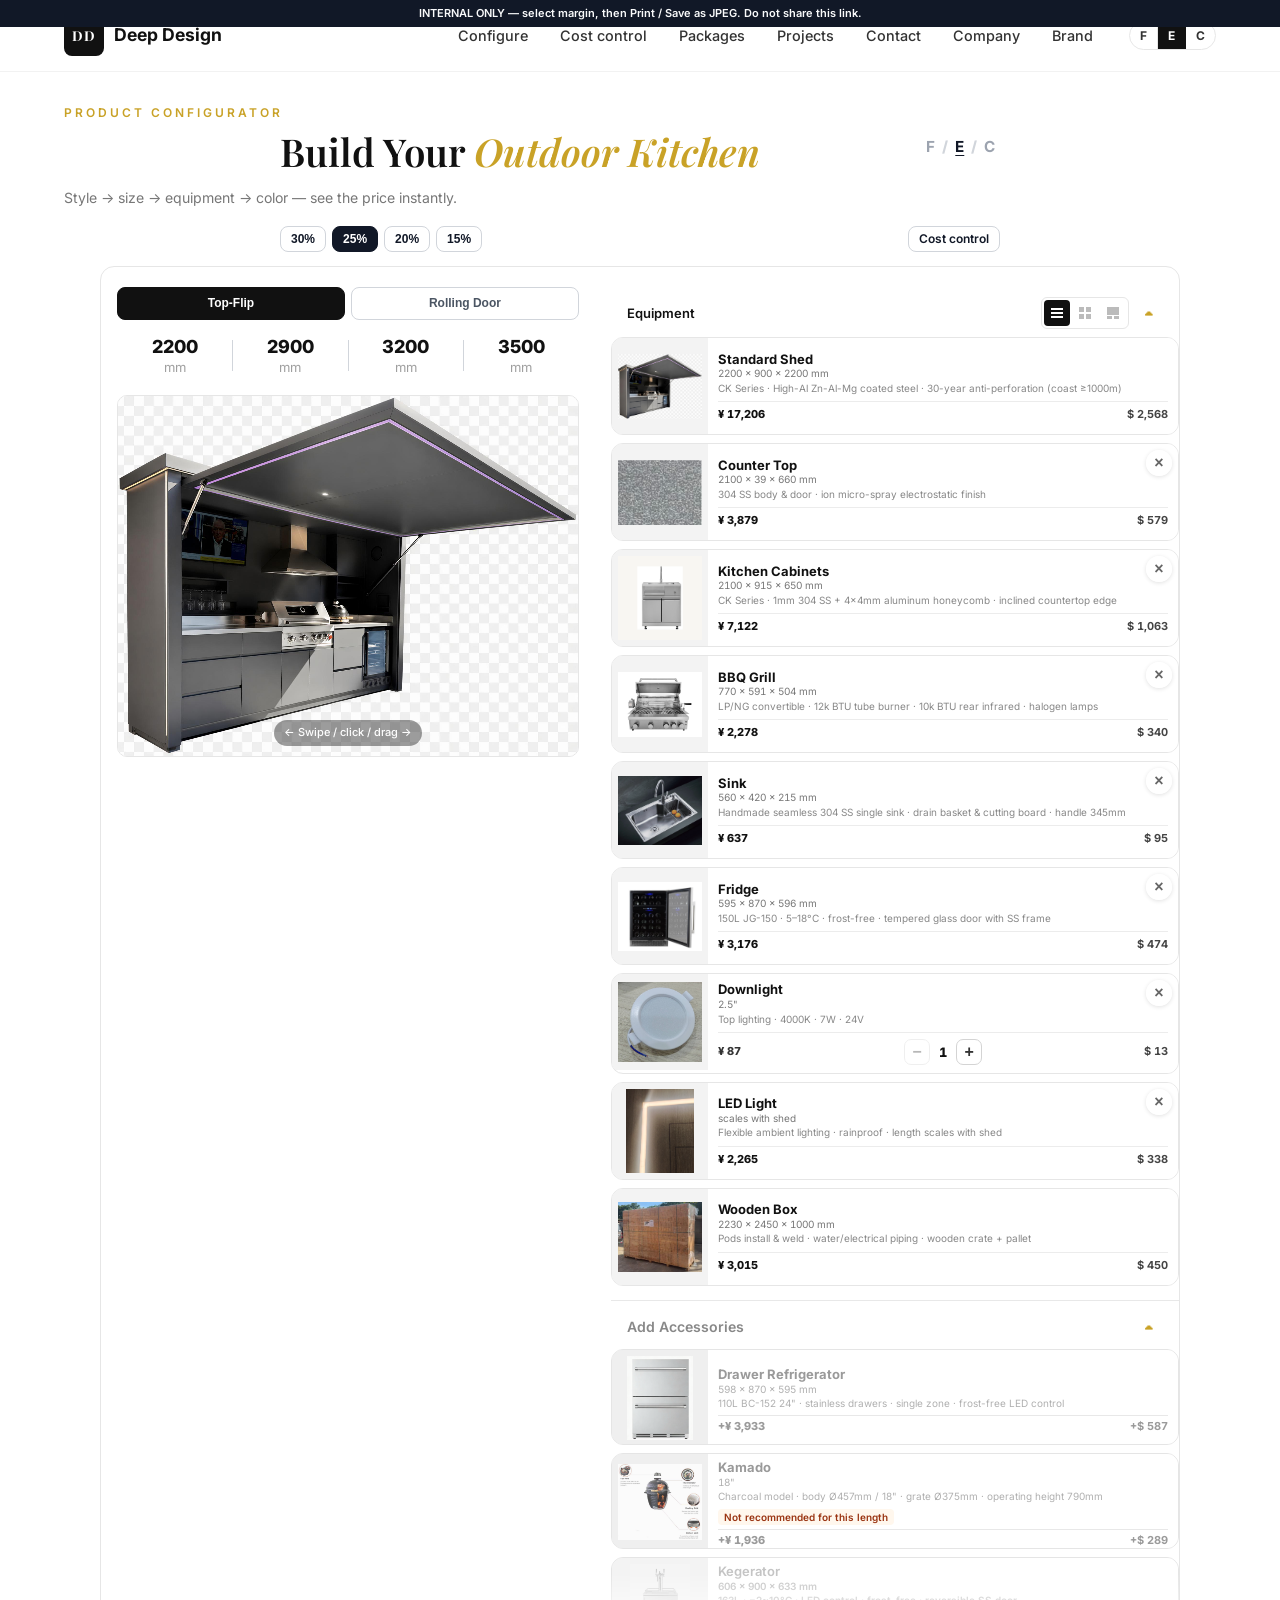
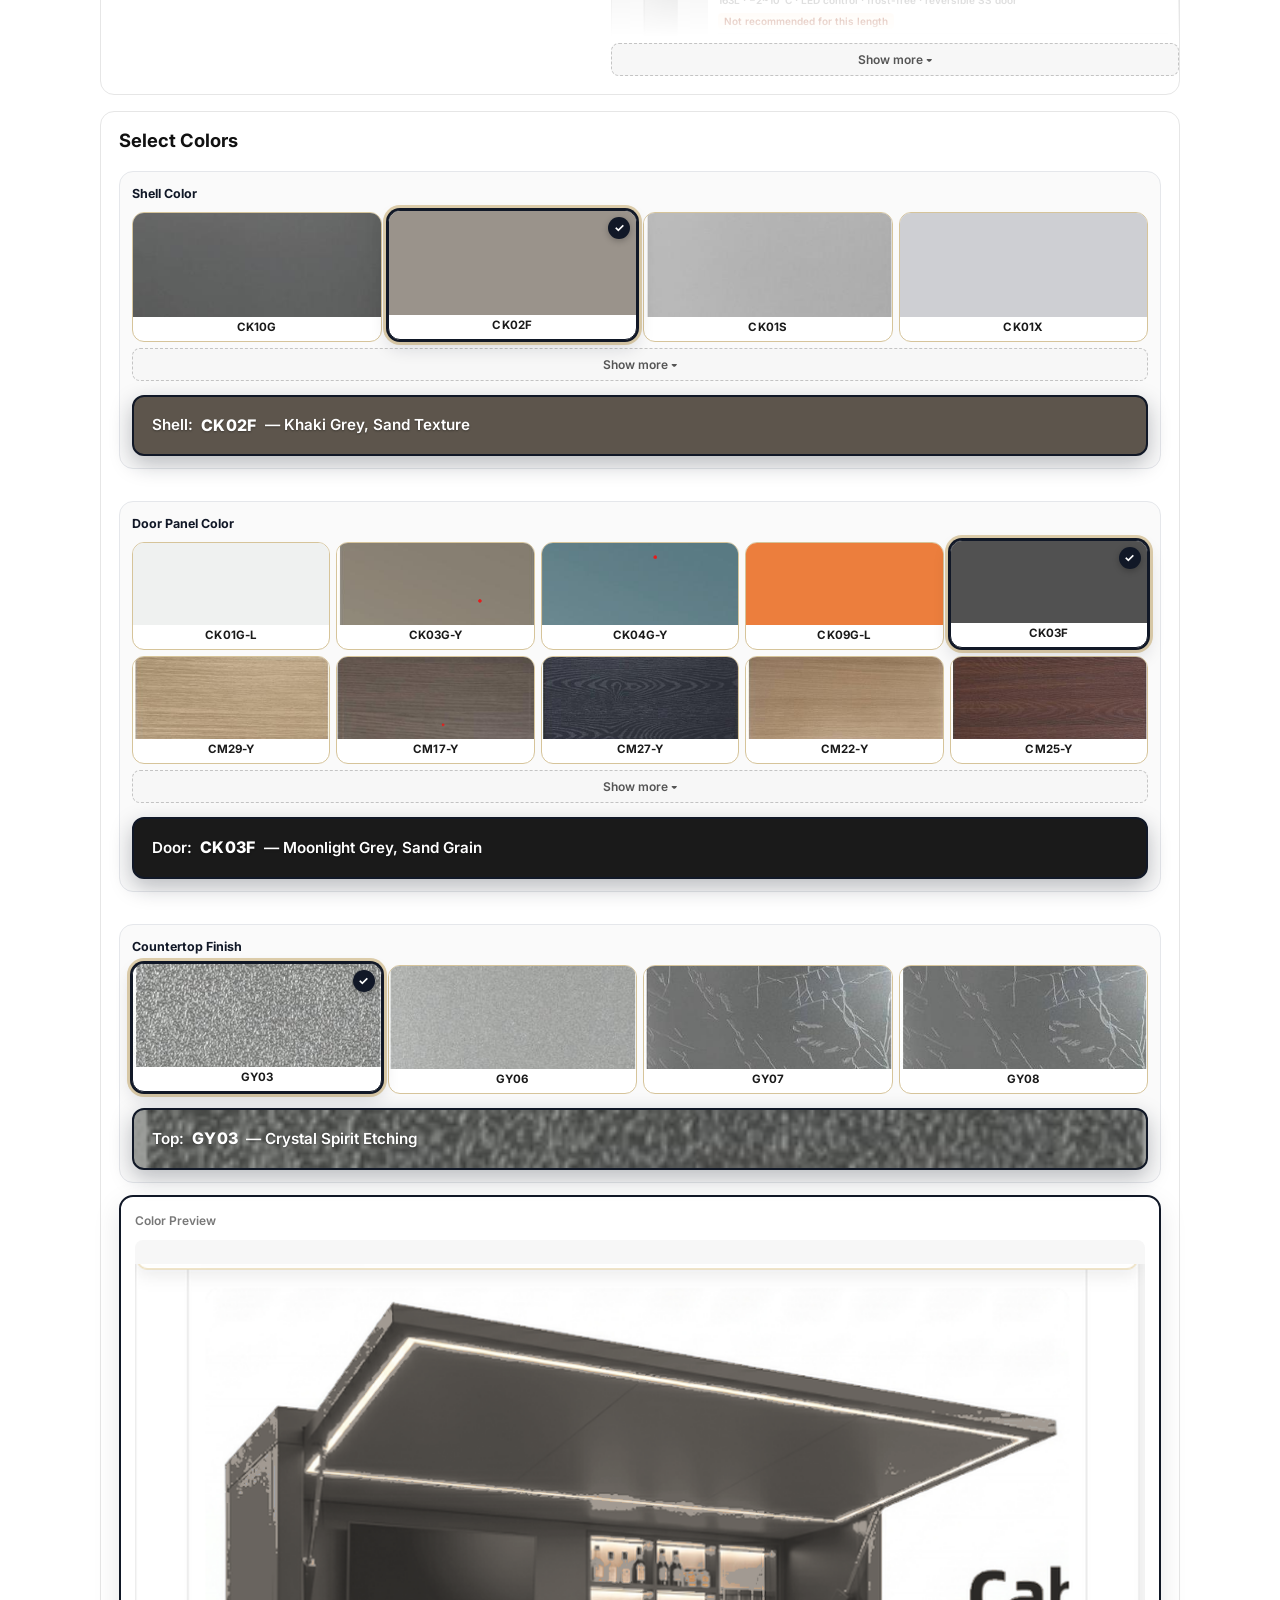
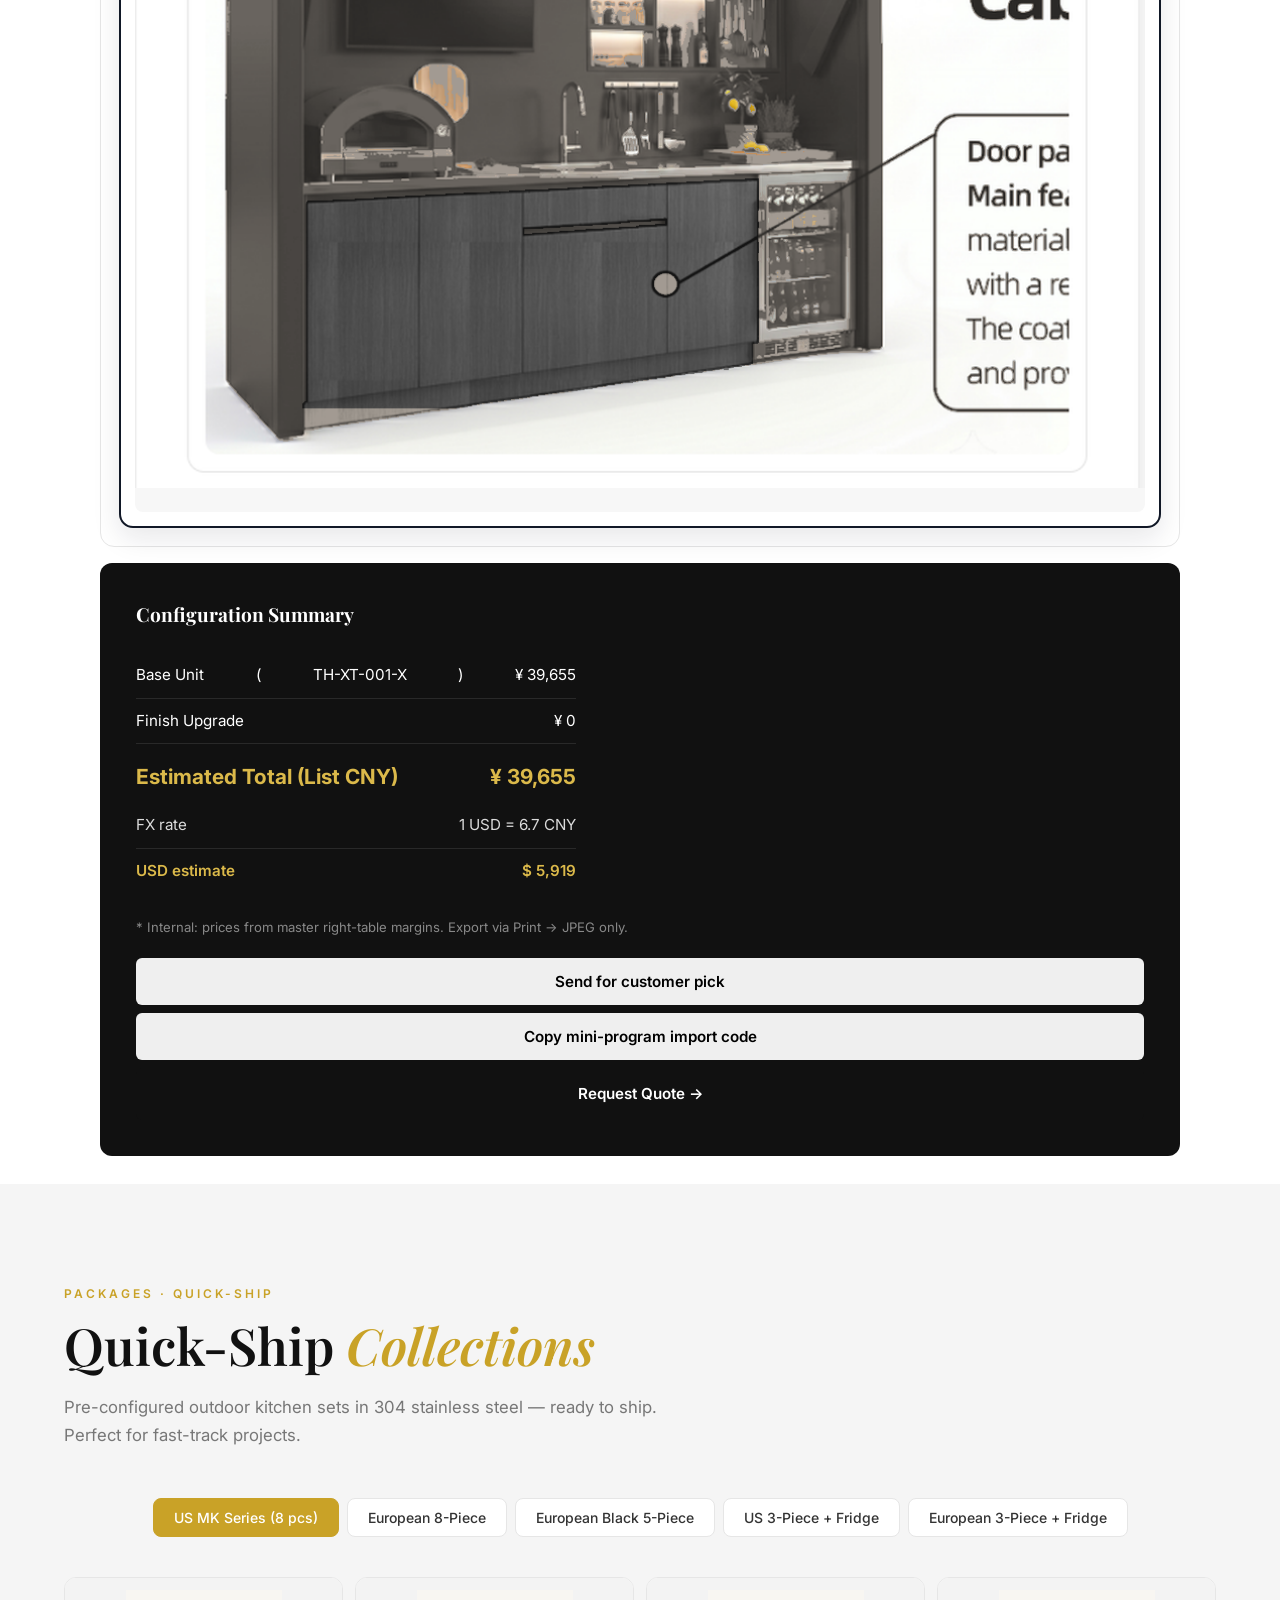
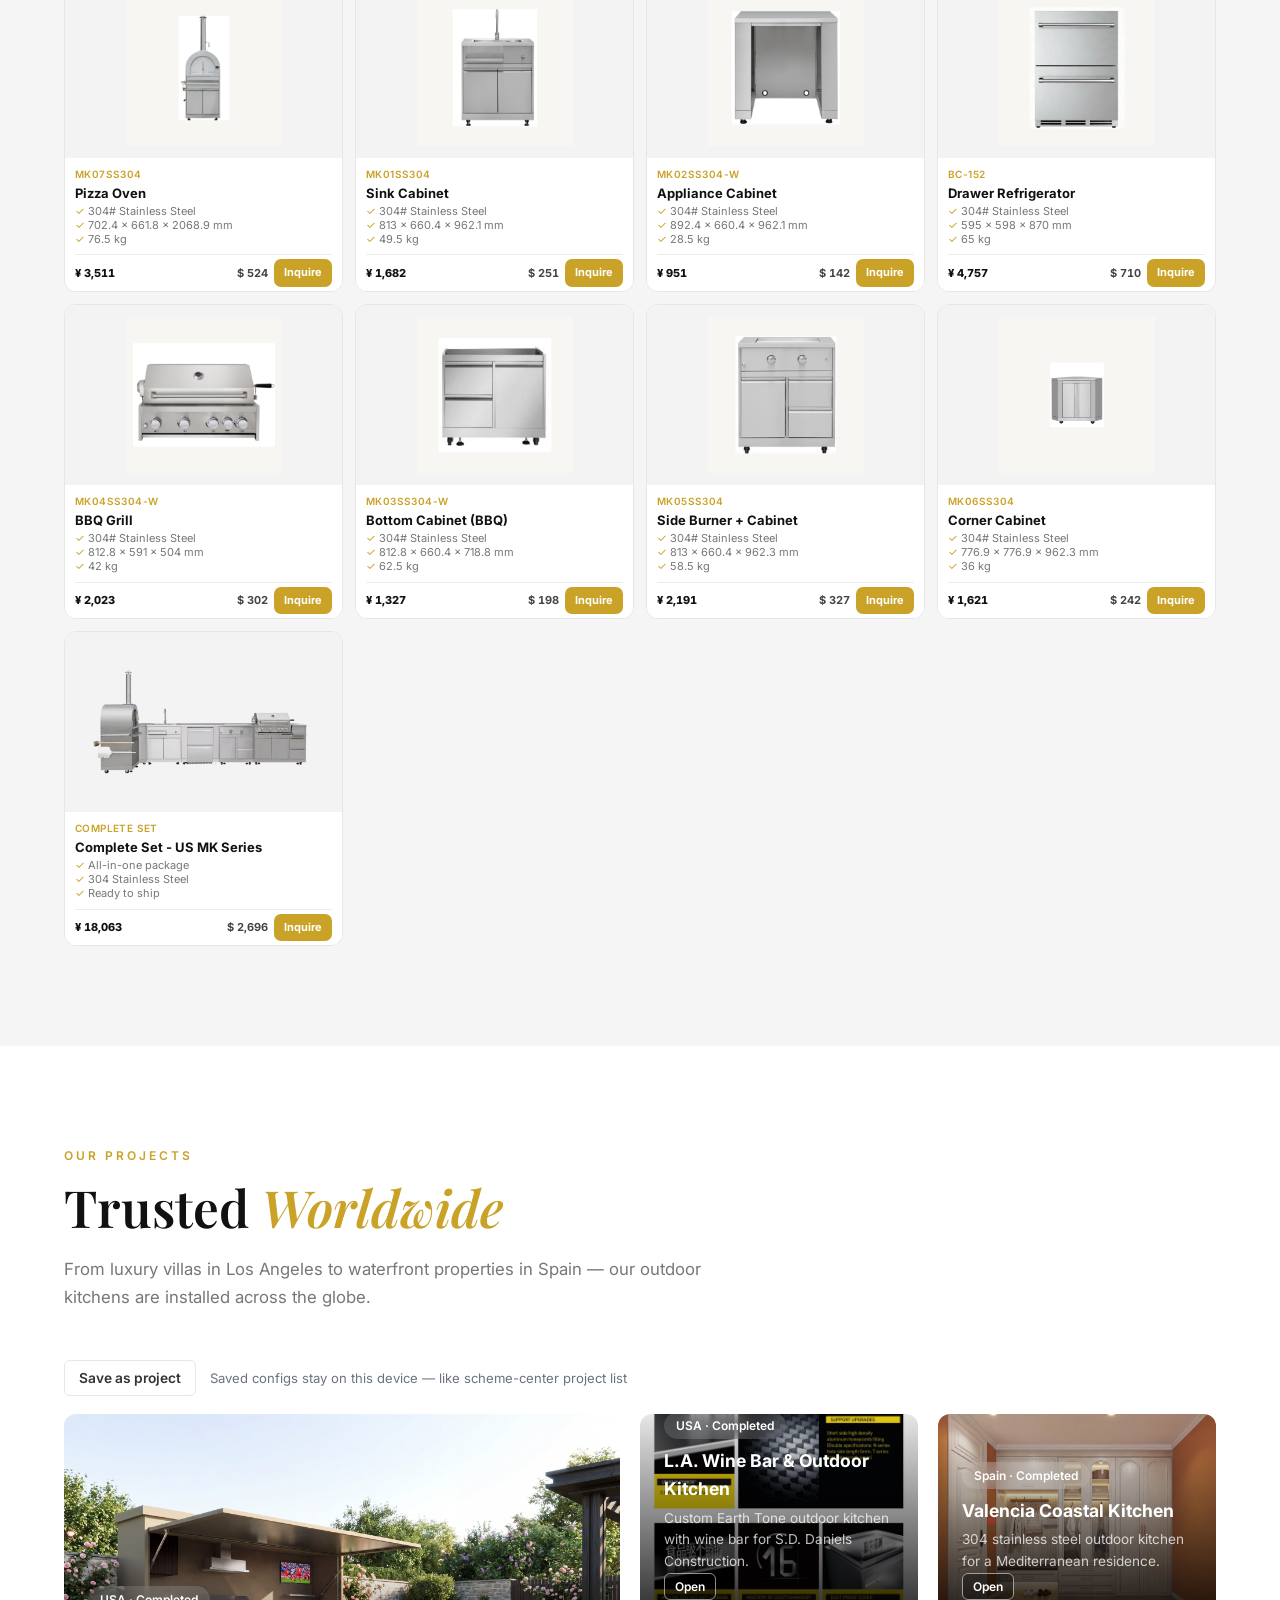
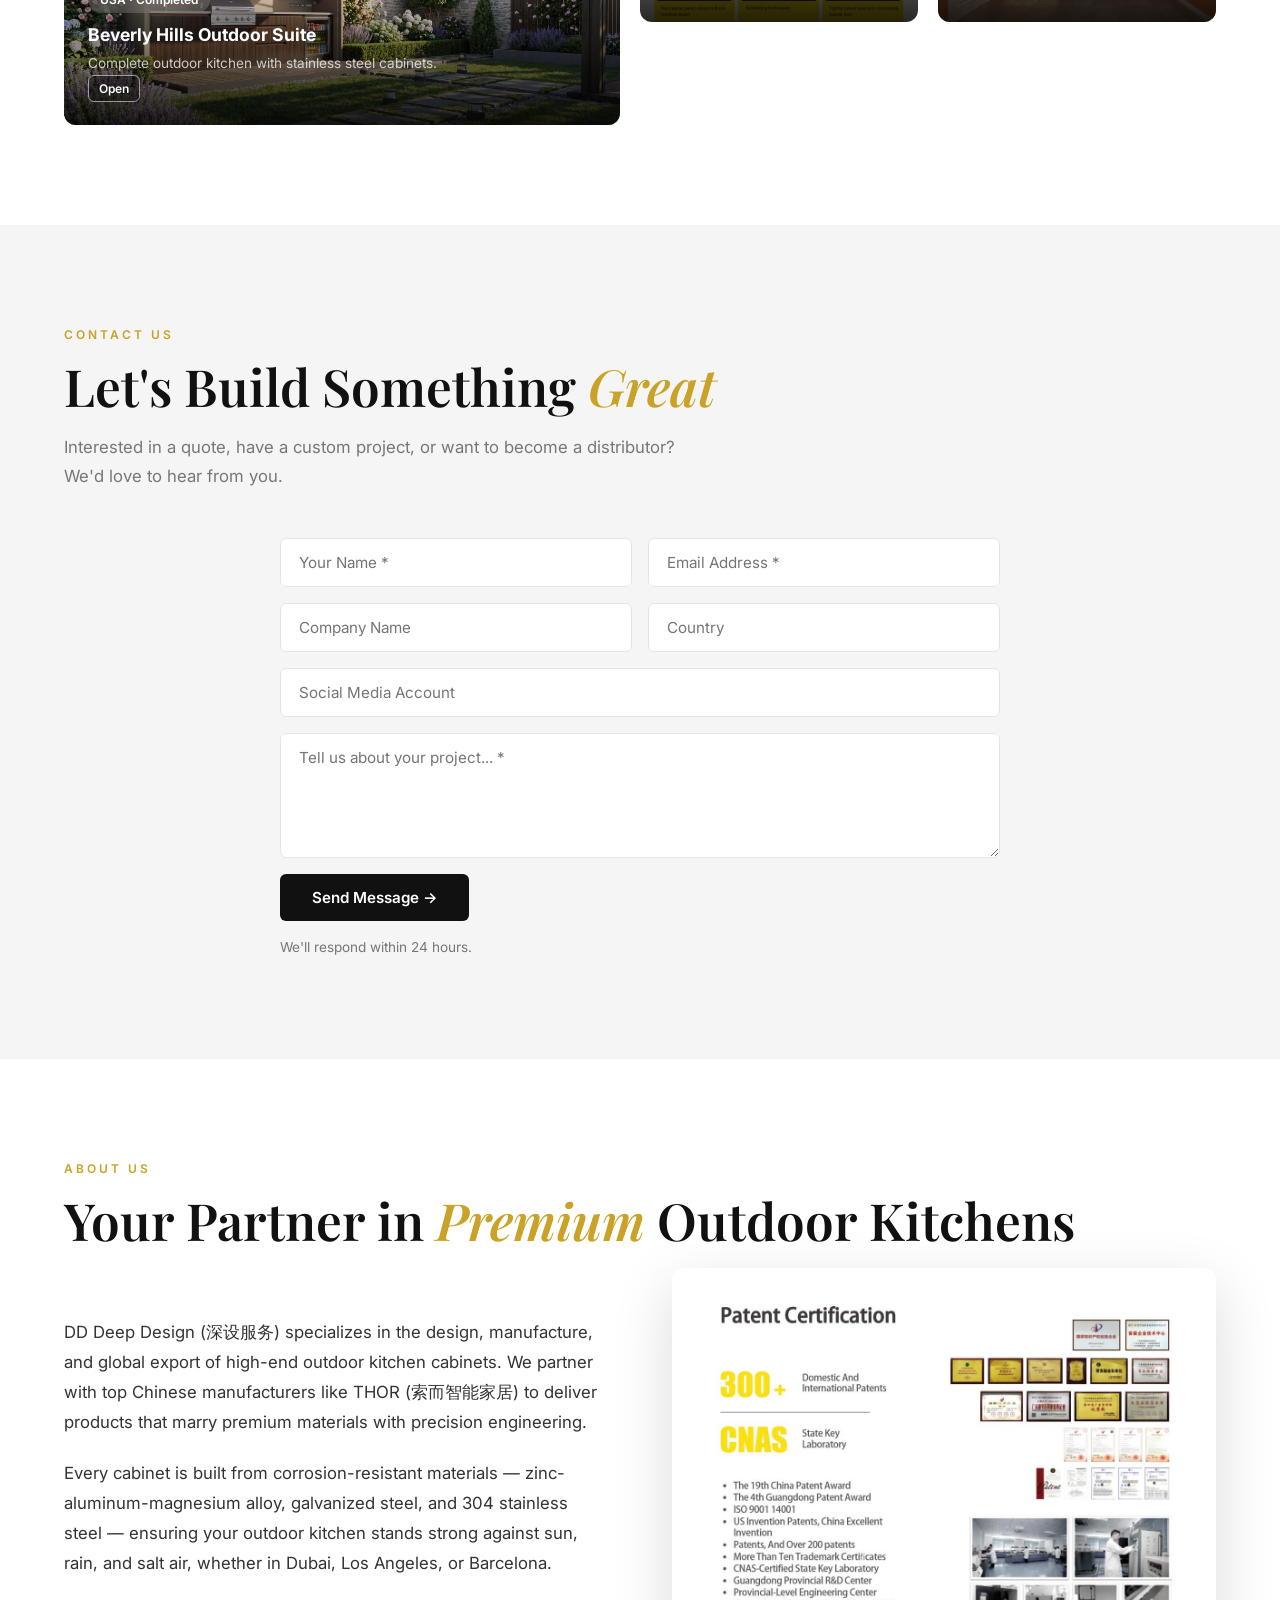
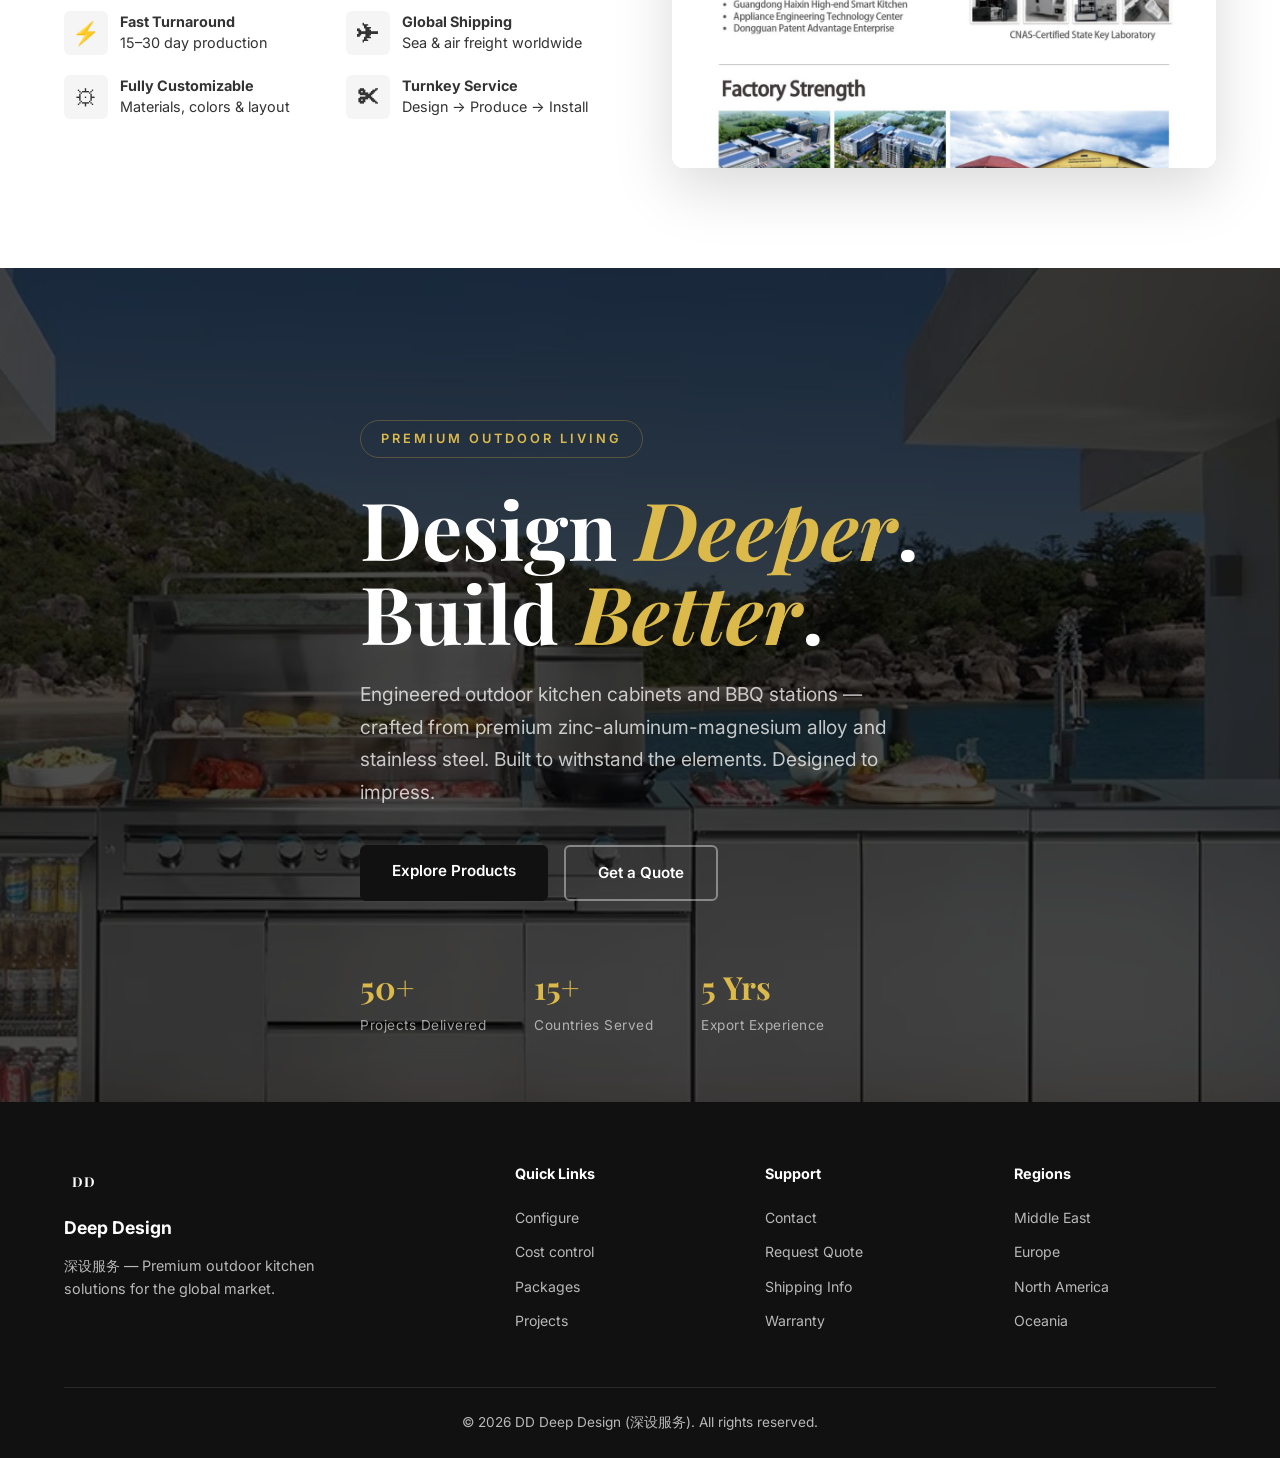
<file: company.html>
<!DOCTYPE html>
<html lang="zh-CN">
<head>
  <meta charset="UTF-8" />
  <meta name="viewport" content="width=device-width, initial-scale=1.0" />
  <title>公司介绍 · DD Deep Design</title>
  <meta http-equiv="refresh" content="0;url=classic.html#company" />
  <link rel="canonical" href="classic.html#company" />
  <script>location.replace('classic.html#company');</script>
</head>
<body>
  <p><a href="classic.html#company">公司介绍</a></p>
</body>
</html>
</file>
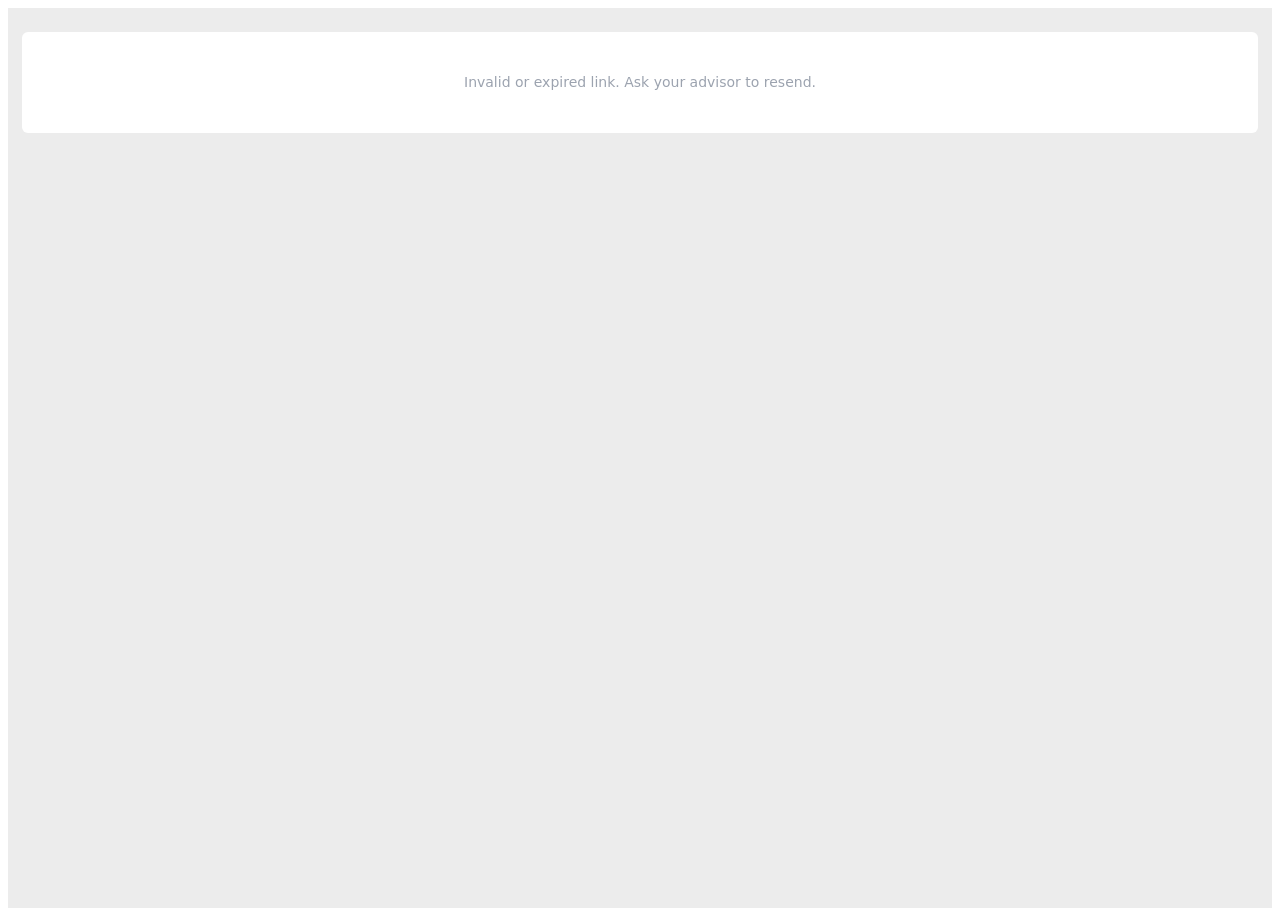
<file: customer-pick.html>
<!DOCTYPE html>
<html lang="zh-CN">
<head>
  <meta charset="UTF-8" />
  <meta name="viewport" content="width=device-width, initial-scale=1.0" />
  <title>选配回传 | DD Deep Design</title>
  <meta name="description" content="Outdoor kitchen accessory pick — same list shell as mini-program projects." />
  <link rel="icon" type="image/svg+xml" href="favicon.svg" />
  <link rel="stylesheet" href="assets/css/mp-project-shell.css?t=20260728dual" />
  <style>
    .mp-quote-row.is-pick { grid-template-columns: 18px 1fr 72px 64px; }
    #optSec .mp-quote-head { grid-template-columns: 18px 1fr 72px 64px; }
    .mp-warn {
      display: inline-block; margin-top: 2px; font-size: 10px; font-weight: 600;
      color: #9a3412; background: #fff7ed; padding: 1px 5px; border-radius: 3px;
    }
    .mp-std-chips { display: flex; flex-wrap: wrap; gap: 6px; padding: 8px 0 4px; }
    .mp-chip {
      font-size: 11px; padding: 4px 8px; border-radius: 999px;
      background: #fff; color: #555; border: 1px solid #e5e7eb;
    }
    .mp-done { display: none; margin-top: 12px; }
    .mp-done.is-show { display: block; }
    .mp-linkbox {
      word-break: break-all; font-size: 11px; background: #f3f4f6; border-radius: 6px;
      padding: 10px; color: #444; max-height: 120px; overflow: auto; margin-top: 8px;
    }
  </style>
</head>
<body>
  <div class="mp-page">
    <article class="mp-shell card is-open" id="headShell">
      <div class="mp-shell-hd">
        <div class="mp-shell-hd-main">
          <div class="mp-shell-title-row">
            <div class="mp-shell-name" id="title">选择配件</div>
            <span class="mp-badge" id="kicker">Customer pick</span>
          </div>
          <div class="mp-shell-meta" id="meta">加载中…</div>
          <div class="mp-shell-info-row">
            <span class="mp-shell-price" id="headPrice">—</span>
          </div>
        </div>
      </div>
    </article>

    <div style="height:10px"></div>

    <article class="mp-shell card is-open" id="listShell">
      <div class="mp-shell-body" id="listBody">
        <div class="mp-section is-open" id="stdSec">
          <div class="mp-section-hd" id="stdHd">
            <div class="mp-section-hd-main">
              <span class="mp-section-label" id="stdLabel">已含标配</span>
              <span class="mp-chevron">▾</span>
            </div>
          </div>
          <div class="mp-section-bd">
            <div class="mp-std-chips" id="stdList"></div>
          </div>
        </div>
        <div class="mp-section is-open" id="optSec">
          <div class="mp-section-hd" id="optHd">
            <div class="mp-section-hd-main">
              <span class="mp-section-label" id="optLabel">可选配件</span>
              <span class="mp-chevron">▾</span>
            </div>
          </div>
          <div class="mp-section-bd">
            <div class="mp-quote-head">
              <span></span>
              <span>产品</span>
              <span class="mp-col-qty">数量</span>
              <span class="mp-col-price">加价</span>
            </div>
            <div id="optList"></div>
          </div>
        </div>
      </div>
    </article>

    <article class="mp-shell card mp-done" id="doneCard" style="margin-top:10px;padding:12px">
      <div class="mp-shell-name" id="doneTitle" style="margin-bottom:4px">已生成回传链接</div>
      <p class="mp-shell-meta" id="doneHint">请复制发给顾问。</p>
      <div class="mp-linkbox" id="doneLink"></div>
      <p style="margin:12px 0 0">
        <button type="button" class="mp-btn" id="btnCopyAgain" style="width:100%">再复制一次</button>
      </p>
    </article>

    <div class="mp-empty" id="errBox" hidden></div>
  </div>

  <div class="mp-bar" id="bar">
    <div class="sum">
      <span id="barSub">选配合计</span>
      <strong id="barTotal">—</strong>
    </div>
    <div class="btns">
      <button type="button" class="mp-btn" id="btnReturn">回传选择</button>
    </div>
  </div>

    <script>
    (function () {
      var ch = /[?&]channel=mp\b/.test(location.search) ? 'mp' : 'internal';
      window.DD_QUOTE_CHANNEL = ch;
      document.documentElement.setAttribute('data-quote-channel', ch);
    })();
  </script>
<script src="assets/js/outdoor-quote-data.js?t=20260729ownerOpt"></script>
  <script src="assets/js/outdoor-quote.js?t=20260728ct2"></script>
  <script src="assets/js/customer-pick.js?t=20260728dual"></script>
  <script>
    (function () {
      var CP = window.CustomerPick;
      var OQ = window.OutdoorQuote;
      var lang = /[?&]lang=en\b/.test(location.search) || /^en\b/i.test(navigator.language || '') ? 'en' : 'cn';
      var pack = CP.decodePack(location.hash);
      var selected = new Set();
      var itemQty = {};
      var lastReturnUrl = '';

      function t(cn, en) { return lang === 'cn' ? cn : en; }
      function moneyUsd(n) {
        return '$' + Math.round(Number(n) || 0).toLocaleString('en-US');
      }
      function moneyCny(usd) {
        var fx = (OQ && OQ.fx()) || 6.7;
        return '¥' + Math.round((Number(usd) || 0) * fx).toLocaleString('zh-CN');
      }
      function meta(key) { return OQ.meta(key); }
      function nameOf(key) {
        var m = meta(key);
        return lang === 'cn' ? (m.cn || m.en || key) : (m.en || m.cn || key);
      }
      function detailOf(key) {
        var m = meta(key);
        var dim = m.dim || '';
        var d = lang === 'cn' ? (m.detailCn || m.detailEn || '') : (m.detailEn || m.detailCn || '');
        if (dim && d) return dim + ' · ' + d;
        return dim || d || '';
      }
      function imgOf(key) {
        var m = meta(key);
        return m.img ? ('assets/images/products/from-master/items/' + m.img + '.png') : '';
      }
      function qtyOf(key) {
        var q = Number(itemQty[key]);
        return !isFinite(q) || q < 1 ? 1 : Math.min(24, Math.floor(q));
      }
      function unitList(key) {
        return OQ.listUsd(key, pack.width, pack.qtyTier || '25%');
      }

      function fail(msg) {
        document.getElementById('errBox').hidden = false;
        document.getElementById('errBox').textContent = msg;
        document.getElementById('listShell').hidden = true;
        document.getElementById('headShell').hidden = true;
        document.getElementById('bar').style.display = 'none';
      }

      if (!pack || !OQ) {
        fail(t('链接无效或已过期，请让顾问重新发送。', 'Invalid or expired link. Ask your advisor to resend.'));
        return;
      }

      if (pack.role === 'return') {
        document.getElementById('kicker').textContent = t('客户回传', 'Return');
        document.getElementById('title').textContent = t('客户已选配件', 'Customer selections');
        document.getElementById('btnReturn').textContent = t('复制到配置页链接', 'Copy classic link');
      } else {
        document.getElementById('kicker').textContent = t('客户选配', 'Pick');
        document.getElementById('title').textContent = t('选择你需要的配件', 'Pick accessories');
      }

      itemQty = Object.assign({}, pack.itemQty || {});
      (pack.selected || []).forEach(function (k) { selected.add(k); });

      var door = pack.doorType === 'wm' ? t('卷帘', 'Rolling') : t('翻盖', 'Top-Flip');
      document.getElementById('meta').textContent =
        pack.width + ' mm · ' + door + ' · ' +
        t('网站价档', 'Tier') + ' ' + (pack.qtyTier || '25%') +
        (pack.createdAt ? (' · ' + pack.createdAt) : '');

      document.getElementById('stdLabel').textContent = t('已含标配（不可改）', 'Included package (locked)');
      document.getElementById('optLabel').textContent = t('可选配件（点选）', 'Optional accessories');
      document.getElementById('barSub').textContent = t('选配加价', 'Options add-on');
      document.getElementById('doneTitle').textContent = t('已生成回传链接', 'Return link ready');
      document.getElementById('doneHint').textContent = t(
        '请复制发给顾问；对方打开 classic 后会导入你的选配。',
        'Copy and send to your advisor; they import it on classic.'
      );

      document.getElementById('stdList').innerHTML =
        (pack.stdKeys || []).map(function (k) {
          return '<span class="mp-chip">' + nameOf(k) + '</span>';
        }).join('') || '<span class="mp-chip">—</span>';

      var notRec = new Set(pack.notRecommended || []);
      var offer = pack.offerKeys || [];
      var list = document.getElementById('optList');

      function rowHtml(key) {
        var on = selected.has(key);
        var usd = unitList(key) * qtyOf(key);
        var warn = notRec.has(key)
          ? '<span class="mp-warn">' + t('本长度不推荐', 'Not recommended') + '</span>'
          : '';
        var src = imgOf(key);
        var media = src
          ? '<img class="mp-line-thumb" src="' + src + '" alt="" loading="lazy">'
          : '<div class="mp-line-thumb-ph">' + (meta(key).icon || '➕') + '</div>';
        return (
          '<div class="mp-quote-row is-pick' + (on ? ' is-on' : '') + '" data-key="' + key + '">' +
            '<div class="mp-col-check">' + (on ? '✓' : '') + '</div>' +
            '<div class="mp-col-name">' + media +
              '<div class="mp-line-text">' +
                '<span class="mp-line-name">' + nameOf(key) + (qtyOf(key) > 1 ? (' ×' + qtyOf(key)) : '') + '</span>' +
                '<span class="mp-line-spec">' + (detailOf(key) || '—') + '</span>' + warn +
              '</div>' +
            '</div>' +
            '<div class="mp-col-qty">' + qtyOf(key) + t('件', 'pc') + '</div>' +
            '<div class="mp-col-price">+' + moneyCny(usd) + '</div>' +
          '</div>'
        );
      }

      if (!offer.length) {
        list.innerHTML = '<p class="muted" style="padding:8px 0">' + t('当前尺寸暂无可选自配件。', 'No optional accessories for this size.') + '</p>';
      } else {
        list.innerHTML = offer.map(rowHtml).join('');
      }

      function refreshTotals() {
        var sum = 0;
        selected.forEach(function (k) { sum += unitList(k) * qtyOf(k); });
        var stdSum = (pack.stdKeys || []).reduce(function (s, k) {
          return s + unitList(k) * qtyOf(k);
        }, 0);
        document.getElementById('barTotal').textContent = moneyCny(sum) + ' / ' + moneyUsd(sum);
        document.getElementById('headPrice').textContent =
          t('整单约', 'Package ≈') + ' ' + moneyCny(stdSum + sum);
        document.getElementById('barSub').textContent =
          t('选配加价', 'Options add-on') + ' · ' + t('整单约', '≈') + ' ' + moneyUsd(stdSum + sum);
      }

      function syncChecks() {
        list.querySelectorAll('.mp-quote-row.is-pick').forEach(function (el) {
          var key = el.getAttribute('data-key');
          var on = selected.has(key);
          el.classList.toggle('is-on', on);
          var ck = el.querySelector('.mp-col-check');
          if (ck) ck.textContent = on ? '✓' : '';
        });
        refreshTotals();
      }

      if (pack.role !== 'return') {
        list.addEventListener('click', function (e) {
          var item = e.target.closest('.mp-quote-row.is-pick');
          if (!item) return;
          e.preventDefault();
          var key = item.getAttribute('data-key');
          if (selected.has(key)) selected.delete(key);
          else selected.add(key);
          syncChecks();
        });
      }

      function bindToggle(hdId) {
        var hd = document.getElementById(hdId);
        if (!hd) return;
        hd.addEventListener('click', function () {
          var sec = hd.closest('.mp-section');
          if (!sec) return;
          sec.classList.toggle('is-open');
          var ch = hd.querySelector('.mp-chevron');
          if (ch) ch.textContent = sec.classList.contains('is-open') ? '▾' : '▸';
        });
      }
      bindToggle('stdHd');
      bindToggle('optHd');

      function buildReturn() {
        return CP.buildReturnPack(pack, Array.from(selected), itemQty);
      }

      document.getElementById('btnReturn').addEventListener('click', function () {
        var ret = buildReturn();
        var classicUrl = CP.classicReturnUrl(ret);
        var mpText = CP.mpImportText(ret);
        lastReturnUrl = mpText || classicUrl;
        var blob = (mpText ? mpText + '\n\n---\n' : '') + (classicUrl || '');
        CP.copyText(blob).then(function () {
          document.getElementById('doneCard').classList.add('is-show');
          document.getElementById('doneLink').textContent = blob;
          document.getElementById('doneHint').textContent = t(
            '已复制：小程序导入码 + 顾问回传链接。顾问可在小程序「项目 → 导入」落成项目。',
            'Copied: mini-program import code + advisor return link.'
          );
        }).catch(function () {
          document.getElementById('doneCard').classList.add('is-show');
          document.getElementById('doneLink').textContent = blob;
          document.getElementById('doneHint').textContent = t(
            '自动复制失败，请长按下方内容复制。',
            'Copy failed — long-press the text below.'
          );
        });
      });

      document.getElementById('btnCopyAgain').addEventListener('click', function () {
        if (!lastReturnUrl) lastReturnUrl = CP.classicReturnUrl(buildReturn());
        CP.copyText(lastReturnUrl).then(function () {
          alert(t('已复制', 'Copied'));
        });
      });

      syncChecks();
    })();
  </script>
</body>
</html>
</file>
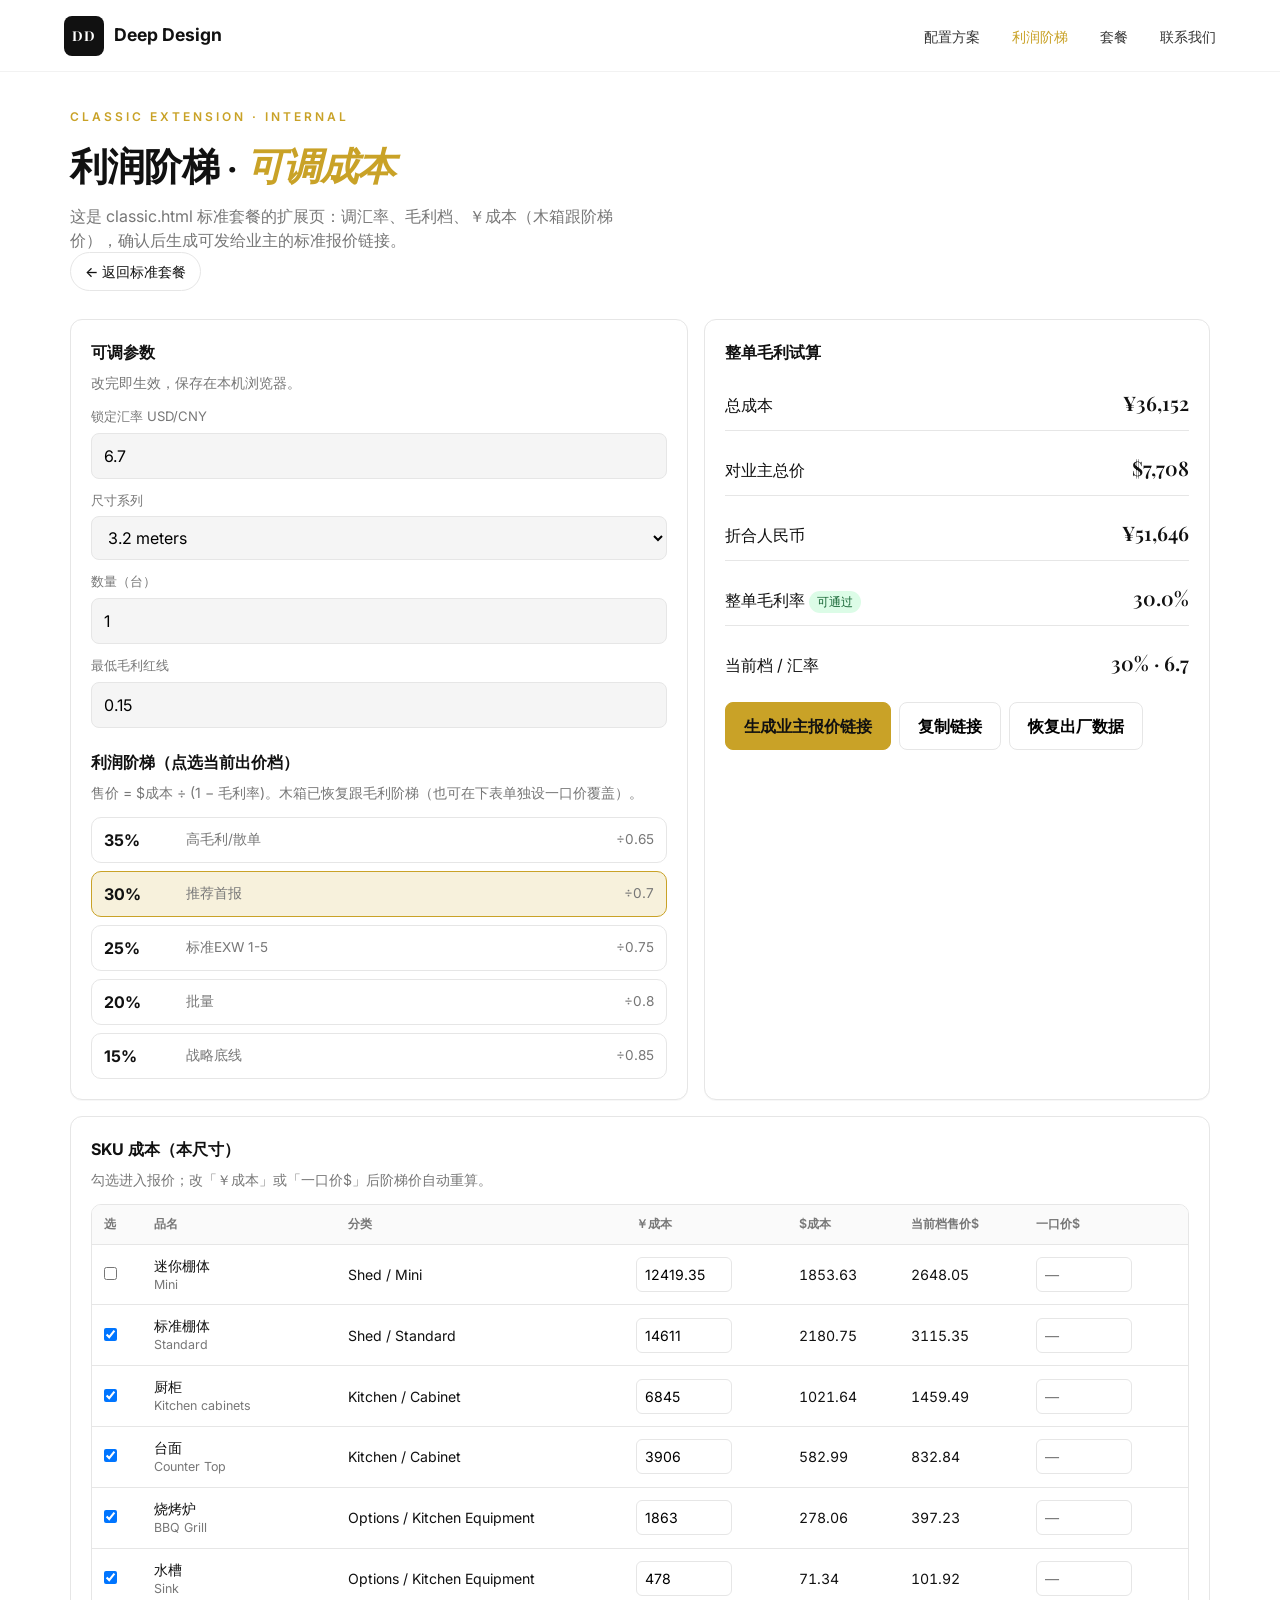
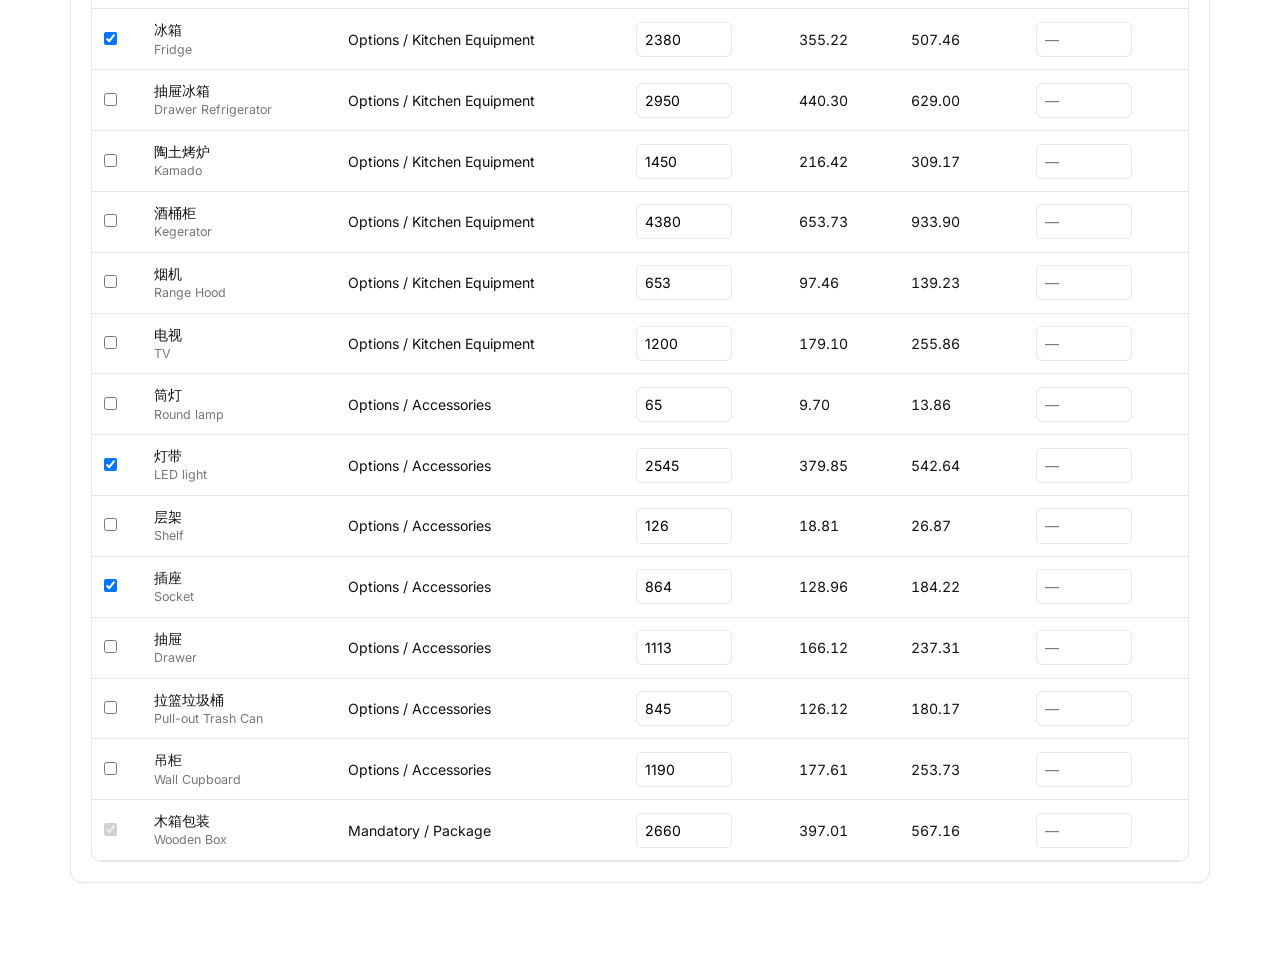
<file: margin-console.html>
<!DOCTYPE html>
<html lang="zh-CN">
<head>
  <meta charset="UTF-8" />
  <meta name="viewport" content="width=device-width, initial-scale=1.0" />
  <title>利润阶梯 | DD Deep Design</title>
  <meta name="robots" content="noindex,nofollow" />
  <meta name="description" content="DD Deep Design margin ladder console — classic site extension." />
  <link rel="icon" type="image/svg+xml" href="favicon.svg" />
  <link rel="preconnect" href="https://fonts.googleapis.com" />
  <link rel="preconnect" href="https://fonts.gstatic.com" crossorigin />
  <link href="https://fonts.googleapis.com/css2?family=Inter:wght@300;400;500;600;700;800&family=Playfair+Display:wght@500;600;700&display=swap" rel="stylesheet" />
  <link rel="stylesheet" href="assets/css/style.css?t=20260725elevalign" />
  <link rel="stylesheet" href="assets/css/cost-pages.css?t=20260727toolbar3b" />
</head>
<body class="cost-body">
  <nav class="navbar" id="navbar">
    <div class="container nav-container">
      <a href="classic.html" class="logo">
        <span class="logo-icon">DD</span>
        <span class="logo-text">Deep Design</span>
      </a>
      <div class="nav-toggle" id="navToggle">
        <span></span><span></span><span></span>
      </div>
      <ul class="nav-links" id="navLinks">
        <li><a href="classic.html#products" class="nav-link">配置方案</a></li>
        <li><a href="margin-console.html" class="nav-link is-active">利润阶梯</a></li>
        <li><a href="classic.html#packages" class="nav-link">套餐</a></li>
        <li><a href="classic.html#contact" class="nav-link">联系我们</a></li>
      </ul>
    </div>
  </nav>

  <main class="c-shell">
    <section class="c-hero">
      <div class="section-label" style="margin-bottom:10px">Classic Extension · Internal</div>
      <h1>利润阶梯 · <em>可调成本</em></h1>
      <p>这是 classic.html 标准套餐的扩展页：调汇率、毛利档、￥成本（木箱跟阶梯价），确认后生成可发给业主的标准报价链接。</p>
    </section>

    <div class="ext-toolbar">
      <a class="c-chip" href="classic.html#products">← 返回标准套餐</a>
    </div>

    <div class="c-grid c-grid-2">
      <section class="c-card">
        <h2>可调参数</h2>
        <p class="hint">改完即生效，保存在本机浏览器。</p>
        <div class="c-fields">
          <div class="c-field">
            <label>锁定汇率 USD/CNY</label>
            <input type="number" id="fx" step="0.01" min="1" />
          </div>
          <div class="c-field">
            <label>尺寸系列</label>
            <select id="sizeId"></select>
          </div>
          <div class="c-field">
            <label>数量（台）</label>
            <input type="number" id="qty" value="1" min="1" step="1" />
          </div>
          <div class="c-field">
            <label>最低毛利红线</label>
            <input type="number" id="minMargin" step="0.01" min="0" max="0.9" />
          </div>
        </div>

        <h2 id="marginTiers" style="margin-top:22px">利润阶梯（点选当前出价档）</h2>
        <p class="hint">售价 = $成本 ÷ (1 − 毛利率)。木箱已恢复跟毛利阶梯（也可在下表单独设一口价覆盖）。</p>
        <div class="c-tiers" id="tiers"></div>
      </section>

      <section class="c-card">
        <h2>整单毛利试算</h2>
        <div class="c-summary" id="summary"></div>
        <div class="c-actions" style="margin-top:12px">
          <button class="c-btn c-btn-accent" type="button" id="btnOwner">生成业主报价链接</button>
          <button class="c-btn" type="button" id="btnCopy">复制链接</button>
          <button class="c-btn" type="button" id="btnReset">恢复出厂数据</button>
        </div>
        <p class="hint" id="shareHint" style="margin-top:12px"></p>
      </section>
    </div>

    <section class="c-card" id="costControl" style="margin-top:16px">
      <h2>SKU 成本（本尺寸）</h2>
      <p class="hint">勾选进入报价；改「￥成本」或「一口价$」后阶梯价自动重算。</p>
      <div class="c-table-wrap">
        <table class="c-table" id="skuTable">
          <thead>
            <tr>
              <th>选</th>
              <th>品名</th>
              <th>分类</th>
              <th>￥成本</th>
              <th>$成本</th>
              <th>当前档售价$</th>
              <th>一口价$</th>
            </tr>
          </thead>
          <tbody></tbody>
        </table>
      </div>
    </section>
  </main>

  <script src="assets/js/cost-engine.js"></script>
  <script>
    const E = window.DDCostEngine;
    let data = null;
    let marginRate = 0.3;
    let selected = new Set();
    let lastShareUrl = "";

    document.getElementById("navToggle")?.addEventListener("click", () => {
      document.getElementById("navLinks")?.classList.toggle("open");
    });

    function currentSize() {
      return E.sizeById(data, document.getElementById("sizeId").value);
    }

    function renderTiers() {
      const box = document.getElementById("tiers");
      box.innerHTML = data.meta.marginTiers
        .map((t) => {
          const active = Math.abs(t.rate - marginRate) < 1e-6;
          return `<div class="c-tier ${active ? "is-active" : ""}" data-rate="${t.rate}">
            <strong>${t.label}</strong>
            <span>${t.role}</span>
            <span>÷${t.factor}</span>
          </div>`;
        })
        .join("");
      box.querySelectorAll(".c-tier").forEach((el) => {
        el.addEventListener("click", () => {
          marginRate = Number(el.dataset.rate);
          render();
        });
      });
    }

    function renderSummary(q) {
      const t = q.totals;
      const badge = t.belowMin
        ? `<span class="badge badge-danger">低于红线，需审批</span>`
        : `<span class="badge badge-ok">可通过</span>`;
      document.getElementById("summary").innerHTML = `
        <div class="c-kpi"><span>总成本</span><span class="v">${E.money(t.costCny, "CNY")}</span></div>
        <div class="c-kpi"><span>对业主总价</span><span class="v">${E.money(t.sellUsd, "USD")}</span></div>
        <div class="c-kpi"><span>折合人民币</span><span class="v">${E.money(t.sellCny, "CNY")}</span></div>
        <div class="c-kpi"><span>整单毛利率 ${badge}</span><span class="v">${(t.margin * 100).toFixed(1)}%</span></div>
        <div class="c-kpi"><span>当前档 / 汇率</span><span class="v">${(marginRate * 100).toFixed(0)}% · ${data.meta.fx}</span></div>
      `;
    }

    function renderTable() {
      const size = currentSize();
      const fx = data.meta.fx;
      const tbody = document.querySelector("#skuTable tbody");
      tbody.innerHTML = size.items
        .map((item) => {
          const on = item.mandatory || selected.has(item.key);
          const usd = E.costUsd(item, fx);
          const price = E.tierPrice(item, fx, marginRate);
          const disabled = item.mandatory ? "disabled" : "";
          return `<tr>
            <td><input type="checkbox" data-key="${item.key}" ${on ? "checked" : ""} ${disabled} /></td>
            <td>${item.nameCn || item.name}<div style="color:var(--muted);font-size:0.78rem">${item.name}</div></td>
            <td>${item.selection || ""} / ${item.category || ""}</td>
            <td><input type="number" data-cost="${item.key}" value="${item.costCny ?? ""}" step="1" /></td>
            <td class="num">${usd == null ? "—" : usd.toFixed(2)}</td>
            <td class="num">${price == null ? "—" : price.toFixed(2)}${item.flatExwUsd != null ? ' <span class="badge badge-warn">一口价</span>' : ""}</td>
            <td><input type="number" data-flat="${item.key}" value="${item.flatExwUsd ?? ""}" step="1" placeholder="—" /></td>
          </tr>`;
        })
        .join("");

      tbody.querySelectorAll("input[type=checkbox]").forEach((el) => {
        el.addEventListener("change", () => {
          if (el.checked) selected.add(el.dataset.key);
          else selected.delete(el.dataset.key);
          render();
        });
      });
      tbody.querySelectorAll("input[data-cost]").forEach((el) => {
        el.addEventListener("change", () => {
          const item = size.items.find((i) => i.key === el.dataset.cost);
          if (!item) return;
          item.costCny = el.value === "" ? null : Number(el.value);
          E.save(data);
          render();
        });
      });
      tbody.querySelectorAll("input[data-flat]").forEach((el) => {
        el.addEventListener("change", () => {
          const item = size.items.find((i) => i.key === el.dataset.flat);
          if (!item) return;
          item.flatExwUsd = el.value === "" ? null : Number(el.value);
          E.save(data);
          render();
        });
      });
    }

    function quoteNow() {
      return E.quoteLines(data, {
        sizeId: document.getElementById("sizeId").value,
        selectedKeys: [...selected],
        marginRate,
        qty: Number(document.getElementById("qty").value) || 1,
      });
    }

    function render() {
      renderTiers();
      const q = quoteNow();
      renderSummary(q);
      renderTable();
    }

    function buildOwnerUrl() {
      const q = quoteNow();
      const state = {
        sizeId: q.size.id,
        sizeLabel: q.size.label,
        widthMm: q.size.widthMm,
        qty: q.qty,
        marginRate,
        fx: data.meta.fx,
        validDays: 7,
        createdAt: new Date().toISOString().slice(0, 10),
        totalUsd: q.totals.sellUsd,
        lines: q.lines.map((l) => ({
          key: l.key,
          name: l.name,
          nameCn: l.nameCn,
          dims: l.dims,
          qty: l.qty,
          unitUsd: l.unitUsd,
          lineSellUsd: l.lineSellUsd,
        })),
      };
      const hash = E.encodeOwnerState(state);
      lastShareUrl = new URL(`owner-quote.html#${hash}`, location.href).href;
      document.getElementById("shareHint").textContent =
        "已生成业主链接（图文清单，仅售价快照）。可复制发送。";
      return lastShareUrl;
    }

    async function init() {
      data = await E.load();
      marginRate = data.meta.recommendMargin || 0.3;
      document.getElementById("fx").value = data.meta.fx;
      document.getElementById("minMargin").value = data.meta.minMargin;
      const sel = document.getElementById("sizeId");
      sel.innerHTML = data.sizes
        .map((s) => `<option value="${s.id}">${s.label}</option>`)
        .join("");
      sel.value = data.sizes.find((s) => s.widthMm === 3200)?.id || data.sizes[0].id;
      selected = new Set(E.defaultSelection(currentSize()));

      sel.addEventListener("change", () => {
        selected = new Set(E.defaultSelection(currentSize()));
        render();
      });
      document.getElementById("fx").addEventListener("change", (e) => {
        data.meta.fx = Number(e.target.value) || 6.7;
        E.save(data);
        render();
      });
      document.getElementById("minMargin").addEventListener("change", (e) => {
        data.meta.minMargin = Number(e.target.value) || 0.15;
        E.save(data);
        render();
      });
      document.getElementById("qty").addEventListener("change", render);
      document.getElementById("btnOwner").addEventListener("click", () => {
        location.href = buildOwnerUrl();
      });
      document.getElementById("btnCopy").addEventListener("click", async () => {
        const url = buildOwnerUrl();
        await navigator.clipboard.writeText(url);
        document.getElementById("shareHint").textContent = "链接已复制，可直接发给业主。";
      });
      document.getElementById("btnReset").addEventListener("click", async () => {
        if (!confirm("恢复打包的出厂成本数据？本机修改会清空。")) return;
        E.resetToBundled();
        data = await E.load();
        selected = new Set(E.defaultSelection(currentSize()));
        document.getElementById("fx").value = data.meta.fx;
        document.getElementById("minMargin").value = data.meta.minMargin;
        marginRate = data.meta.recommendMargin || 0.3;
        render();
      });

      render();
    }

    init().catch((err) => {
      document.querySelector(".c-shell").innerHTML =
        `<p style="color:#991b1b">加载失败：${err.message}</p>`;
    });
  </script>
</body>
</html>
</file>
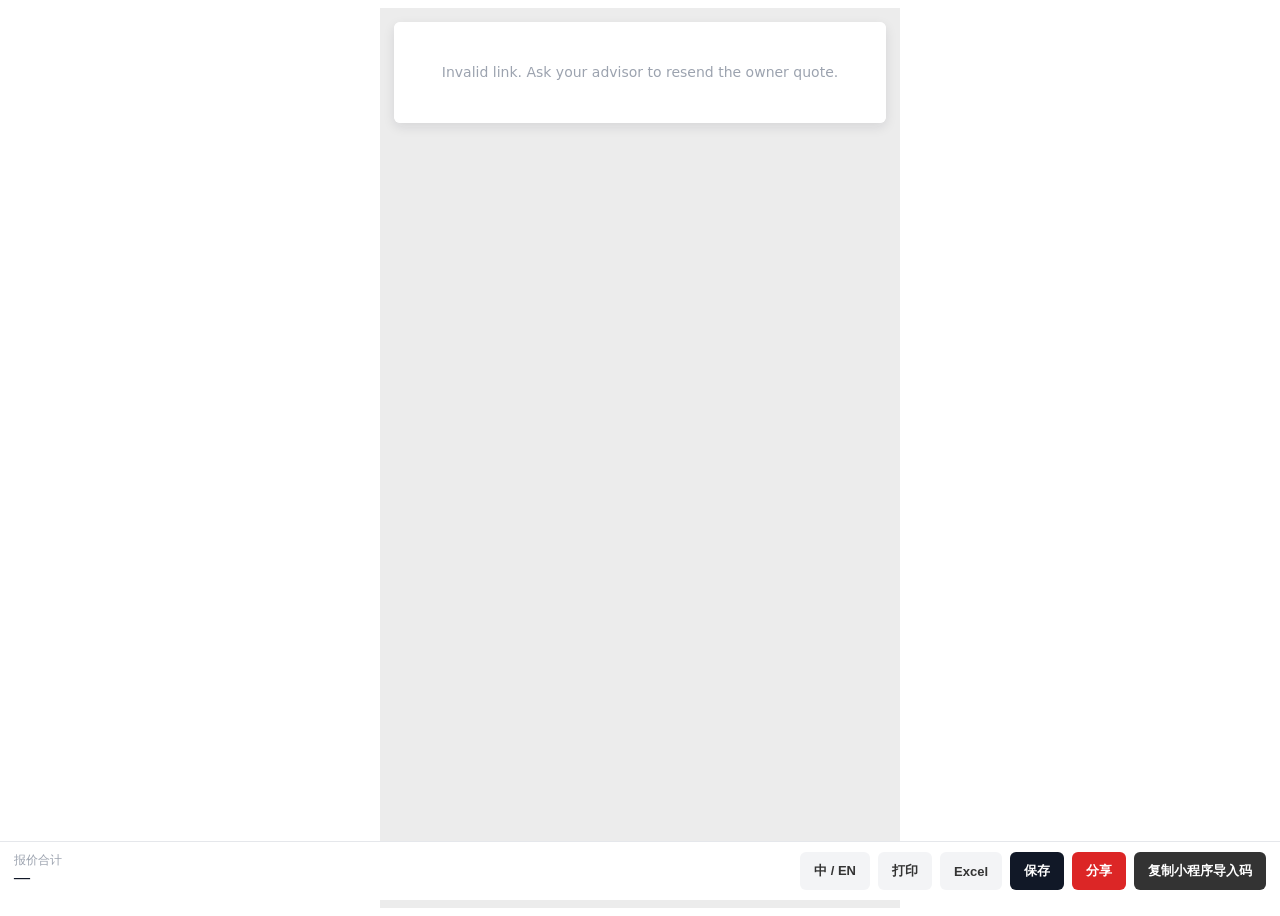
<file: owner-outdoor.html>
<!DOCTYPE html>
<html lang="zh-CN">
<head>
  <meta charset="UTF-8" />
  <meta name="viewport" content="width=device-width, initial-scale=1.0" />
  <title>户外厨房报价 | DD Deep Design</title>
  <meta name="description" content="Owner outdoor kitchen quotation — same list shell as mini-program projects." />
  <link rel="icon" type="image/svg+xml" href="favicon.svg" />
  <link rel="stylesheet" href="assets/css/mp-project-shell.css?t=20260728removeX" />
</head>
<body class="owner-outdoor">
  <div class="mp-page" id="root">
    <div class="mp-print-fit" id="printFit">
      <article class="mp-shell card is-open" id="sheet">
        <p class="mp-empty">加载中…</p>
      </article>
    </div>
    <p class="mp-note no-print" id="note" hidden></p>
  </div>

  <div class="mp-bar no-print" id="bar" hidden>
    <div class="sum">
      <span id="barLabel">报价合计</span>
      <strong id="barTotal">—</strong>
    </div>
    <div class="btns">
      <button type="button" class="mp-btn mp-btn-sec" id="btnLang">中 / EN</button>
      <button type="button" class="mp-btn mp-btn-sec" id="btnPrint">打印</button>
      <button type="button" class="mp-btn mp-btn-sec" id="btnExcel">Excel</button>
      <button type="button" class="mp-btn mp-btn-save" id="btnSave">保存</button>
      <button type="button" class="mp-btn mp-btn-share" id="btnShare">分享</button>
      <button type="button" class="mp-btn" id="btnMp">复制小程序导入码</button>
    </div>
  </div>

  <div class="mp-save-mask no-print" id="saveMask" hidden>
    <div class="mp-save-dialog" role="dialog" aria-modal="true" aria-labelledby="saveTitle">
      <h3 class="mp-save-title" id="saveTitle">保存到项目</h3>
      <label class="mp-save-label" for="saveNameInput">项目名称</label>
      <input class="mp-save-input" id="saveNameInput" type="text" maxlength="80" autocomplete="off" />
      <div class="mp-save-actions">
        <button type="button" class="mp-btn mp-btn-sec" id="saveCancel">取消</button>
        <button type="button" class="mp-btn mp-btn-save" id="saveConfirm">保存</button>
      </div>
    </div>
  </div>

  <div class="mp-share-mask no-print" id="shareMask" hidden>
    <p class="mp-share-hint" id="shareHint">可直接分享，无需先保存</p>
    <img class="mp-share-preview" id="shareImg" alt="quote" />
    <div class="mp-share-actions">
      <button type="button" class="mp-btn mp-btn-share" id="shareNow">直接分享</button>
      <a class="mp-btn mp-btn-sec" id="shareDownload" download="outdoor-quote.jpg" hidden>另存 JPEG</a>
      <button type="button" class="mp-btn mp-btn-sec" id="shareClose">关闭</button>
    </div>
  </div>

    <script>
    (function () {
      var ch = /[?&]channel=mp\b/.test(location.search) ? 'mp' : 'internal';
      window.DD_QUOTE_CHANNEL = ch;
      document.documentElement.setAttribute('data-quote-channel', ch);
    })();
  </script>
<script src="assets/js/outdoor-quote-data.js?t=20260729ownerOpt"></script>
  <script src="assets/js/outdoor-quote.js?t=20260728ct2"></script>
  <script src="assets/js/customer-pick.js?t=20260728mat"></script>
  <script src="assets/js/projects-data.js?t=20260728proj"></script>
  <script src="assets/js/dd-projects.js?t=20260728proj"></script>
  <script>
    (function () {
      var CP = window.CustomerPick;
      var OQ = window.OutdoorQuote;
      var lang = /[?&]lang=en\b/.test(location.search) || /^en\b/i.test(navigator.language || '') ? 'en' : 'cn';
      var pack = CP && CP.decodePack(location.hash);

      function t(cn, en) { return lang === 'cn' ? cn : en; }
      function moneyUsd(n) {
        return '$' + Math.round(Number(n) || 0).toLocaleString('en-US');
      }
      function moneyCny(usd) {
        var fx = (OQ && OQ.fx()) || 6.7;
        return '¥' + Math.round((Number(usd) || 0) * fx).toLocaleString('zh-CN');
      }
      function meta(key) { return OQ.meta(key); }
      function nameOf(key) {
        var m = meta(key);
        return lang === 'cn' ? (m.cn || m.en || key) : (m.en || m.cn || key);
      }
      function detailOf(key) {
        var m = meta(key);
        var dim = m.dim || '';
        var d = lang === 'cn' ? (m.detailCn || m.detailEn || '') : (m.detailEn || m.detailCn || '');
        if (dim && d) return dim + ' · ' + d;
        return dim || d || '';
      }
      function imgOf(key) {
        var m = meta(key);
        return m.img ? ('assets/images/products/from-master/items/' + m.img + '.png') : '';
      }
      function qtyOf(key) {
        var q = Number(pack.itemQty && pack.itemQty[key]);
        if (!isFinite(q) || q < 1) return 1;
        return Math.min(24, Math.floor(q));
      }
      function unitList(key) {
        return OQ.listUsd(key, pack.width, pack.qtyTier || '25%');
      }

      function fail(msg) {
        document.getElementById('sheet').innerHTML = '<div class="mp-empty">' + msg + '</div>';
      }

      if (!pack || !OQ || !CP) {
        fail(t('链接无效或已过期，请让顾问重新发送业主报价。', 'Invalid link. Ask your advisor to resend the owner quote.'));
        return;
      }

      pack = CP.attachMp(pack);

      function lineRow(key) {
        var qty = qtyOf(key);
        var usd = unitList(key) * qty;
        var src = imgOf(key);
        var media = src
          ? '<img class="mp-line-thumb" src="' + src + '" alt="" loading="lazy" onerror="this.outerHTML=\'<div class=mp-line-thumb-ph>' + (meta(key).icon || '📦') + '</div>\'">'
          : '<div class="mp-line-thumb-ph">' + (meta(key).icon || '📦') + '</div>';
        return (
          '<div class="mp-quote-row" data-item-key="' + key + '">' +
            '<div class="mp-col-name">' + media +
              '<div class="mp-line-text">' +
                '<span class="mp-line-name">' + nameOf(key) + '</span>' +
                '<span class="mp-line-spec">' + (detailOf(key) || '—') + '</span>' +
              '</div>' +
            '</div>' +
            '<div class="mp-col-qty">' + qty + t('件', 'pc') + '</div>' +
            '<div class="mp-col-price">' + moneyUsd(usd) + '</div>' +
            '<button type="button" class="mp-line-remove no-print" data-remove="' + key + '" aria-label="' +
              t('取消此项', 'Remove item') + '" title="' + t('取消此项', 'Remove item') + '">×</button>' +
          '</div>'
        );
      }

      function sectionHtml(id, label, keys, open) {
        if (!keys.length) return '';
        var sum = keys.reduce(function (s, k) { return s + unitList(k) * qtyOf(k); }, 0);
        return (
          '<div class="mp-section' + (open ? ' is-open' : '') + '" data-sec="' + id + '">' +
            '<div class="mp-section-hd" data-toggle="' + id + '">' +
              '<div class="mp-section-hd-main">' +
                '<span class="mp-section-label">' + label + '</span>' +
                '<span class="mp-chevron">' + (open ? '▾' : '▸') + '</span>' +
              '</div>' +
            '</div>' +
            '<div class="mp-section-bd">' +
              '<div class="mp-quote-head">' +
                '<span>' + t('产品', 'Product') + '</span>' +
                '<span class="mp-col-qty">' + t('数量', 'Qty') + '</span>' +
                '<span class="mp-col-price">' + t('小计', 'Subtotal') + '</span>' +
                '<span class="mp-col-remove no-print" aria-hidden="true"></span>' +
              '</div>' +
              keys.map(lineRow).join('') +
              '<div class="mp-quote-cat-total">' + t('本类合计', 'Category total') + ' ' + moneyUsd(sum) + '</div>' +
            '</div>' +
          '</div>'
        );
      }

      function removeItem(key) {
        if (!key || !pack) return;
        var label = nameOf(key);
        if (!confirm(t('取消「' + label + '」？', 'Remove “' + label + '”?'))) return;
        pack.stdKeys = (pack.stdKeys || []).filter(function (k) { return k !== key; });
        pack.selected = (pack.selected || []).filter(function (k) { return k !== key; });
        if (pack.itemQty && pack.itemQty[key] != null) delete pack.itemQty[key];
        try {
          if (CP && CP.encodePack) {
            history.replaceState(null, '', location.pathname + location.search + '#' + CP.encodePack(pack));
          }
        } catch (_) {}
        render();
      }

      function bindSheetActions() {
        document.querySelectorAll('[data-toggle]').forEach(function (hd) {
          hd.addEventListener('click', function () {
            var sec = hd.closest('.mp-section');
            if (!sec) return;
            sec.classList.toggle('is-open');
            var ch = hd.querySelector('.mp-chevron');
            if (ch) ch.textContent = sec.classList.contains('is-open') ? '▾' : '▸';
          });
        });
        document.querySelectorAll('[data-remove]').forEach(function (btn) {
          btn.addEventListener('click', function (e) {
            e.preventDefault();
            e.stopPropagation();
            removeItem(btn.getAttribute('data-remove'));
          });
        });
      }

      function materialsHtml(materials) {
        if (!materials) return '';
        var rows = [
          { key: 'body', label: t('外框', 'Shell'), item: materials.body },
          { key: 'door', label: t('门板', 'Door'), item: materials.door },
          { key: 'countertop', label: t('台面', 'Countertop'), item: materials.countertop }
        ].filter(function (r) { return r.item && (r.item.code || r.item.img || r.item.bar); });
        if (!rows.length) return '';
        var cards = rows.map(function (r) {
          var it = r.item || {};
          var media = it.img
            ? '<img class="mp-mat-swatch" src="' + it.img + '" alt="" loading="lazy" onerror="this.style.background=\'' + (it.bar || '#ddd') + '\';this.removeAttribute(\'src\')">'
            : '<div class="mp-mat-swatch" style="background:' + (it.bar || '#e5e7eb') + '"></div>';
          return (
            '<div class="mp-mat-card">' +
              media +
              '<div class="mp-mat-text">' +
                '<span class="mp-mat-label">' + r.label + '</span>' +
                '<span class="mp-mat-code">' + (it.code || '—') + '</span>' +
                '<span class="mp-mat-name">' + (it.name || '') + '</span>' +
              '</div>' +
            '</div>'
          );
        }).join('');
        return (
          '<div class="mp-section is-open" data-sec="mat">' +
            '<div class="mp-section-hd" data-toggle="mat">' +
              '<div class="mp-section-hd-main">' +
                '<span class="mp-section-label">' + t('材料选择', 'Materials') + '</span>' +
                '<span class="mp-chevron">▾</span>' +
              '</div>' +
            '</div>' +
            '<div class="mp-section-bd">' +
              '<div class="mp-mat-grid">' + cards + '</div>' +
            '</div>' +
          '</div>'
        );
      }

      function render() {
        var door = pack.doorType === 'wm' ? t('卷帘', 'Rolling') : t('翻盖', 'Top-Flip');
        var title = t('户外厨房', 'Outdoor kitchen') + ' ' + door + ' ' + pack.width + 'mm';
        var stdKeys = pack.stdKeys || [];
        var optKeys = (pack.selected || []).filter(function (k) {
          return stdKeys.indexOf(k) === -1;
        });
        var stdSum = stdKeys.reduce(function (s, k) { return s + unitList(k) * qtyOf(k); }, 0);
        var optSum = optKeys.reduce(function (s, k) { return s + unitList(k) * qtyOf(k); }, 0);
        var total = stdSum + optSum;
        lastTotalUsd = total;
        var metaParts = [
          'EXW',
          'FX ' + ((OQ.fx && OQ.fx()) || 6.7)
        ];
        if (pack.createdAt) metaParts.push(pack.createdAt);
        var metaLine = metaParts.join(' · ');

        document.getElementById('sheet').innerHTML =
          '<div class="mp-shell-hd">' +
            '<div class="mp-shell-hd-main">' +
              '<div class="mp-shell-title-row">' +
                '<div class="mp-shell-name">' + title + '</div>' +
                '<span class="mp-badge mp-badge-owner">' + t('业主确认', 'Owner') + '</span>' +
              '</div>' +
              '<div class="mp-shell-meta">' + metaLine + '</div>' +
              '<div class="mp-shell-info-row">' +
                '<span class="mp-shell-price">' + moneyUsd(total) + '</span>' +
                '<span class="mp-shell-date muted">' + moneyCny(total) + '</span>' +
              '</div>' +
            '</div>' +
          '</div>' +
          '<div class="mp-shell-body">' +
            sectionHtml('std', t('标准配置', 'Standard package'), stdKeys, true) +
            sectionHtml('opt', t('选配清单', 'Selected options'), optKeys, true) +
            materialsHtml(pack.materials) +
            (stdKeys.length || optKeys.length
              ? '<div class="mp-quote-total">' + t('合计', 'Total') +
                ' <span class="mp-total-main">' + moneyUsd(total) + '</span>' +
                ' <span class="mp-total-sub">· ' + moneyCny(total) + '</span></div>'
              : '<div class="mp-empty">' + t('暂无明细', 'No line items') + '</div>') +
          '</div>';

        var note = document.getElementById('note');
        note.hidden = false;
        note.textContent = t(
          '清单样式与小程序「项目」一致。确认后点下方复制导入码，到小程序项目页导入即可。',
          'Same list shell as the mini-program Projects page. Copy the import code below after confirmation.'
        );

        document.getElementById('barLabel').textContent = t('报价合计', 'Total');
        document.getElementById('barTotal').textContent = moneyUsd(total) + ' / ' + moneyCny(total);
        document.getElementById('btnLang').textContent = lang === 'cn' ? 'EN' : '中文';
        document.getElementById('btnPrint').textContent = t('打印', 'Print');
        document.getElementById('btnExcel').textContent = t('Excel', 'Excel');
        document.getElementById('btnSave').textContent = t('保存', 'Save');
        document.getElementById('btnShare').textContent = t('分享', 'Share');
        document.getElementById('btnMp').textContent = t('复制小程序导入码', 'Copy mini-program import');
        document.getElementById('saveTitle').textContent = t('保存到项目', 'Save to projects');
        document.getElementById('saveCancel').textContent = t('取消', 'Cancel');
        document.getElementById('saveConfirm').textContent = t('保存', 'Save');
        document.getElementById('shareHint').textContent = t(
          '可直接分享图片，无需先保存到相册',
          'Share the image directly — no need to save first'
        );
        document.getElementById('shareNow').textContent = t('直接分享', 'Share now');
        document.getElementById('shareDownload').textContent = t('另存 JPEG', 'Save JPEG');
        document.getElementById('shareClose').textContent = t('关闭', 'Close');
        var nameLabel = document.querySelector('label[for="saveNameInput"]');
        if (nameLabel) nameLabel.textContent = t('项目名称', 'Project name');
        document.getElementById('bar').hidden = false;

        bindSheetActions();
      }

      document.getElementById('btnLang').addEventListener('click', function () {
        lang = lang === 'cn' ? 'en' : 'cn';
        render();
      });
      function preparePrintFit() {
        var fit = document.getElementById('printFit');
        if (!fit) return function () {};
        document.querySelectorAll('.mp-section').forEach(function (sec) {
          sec.classList.add('is-open');
          var ch = sec.querySelector('.mp-chevron');
          if (ch) ch.textContent = '▾';
        });

        /* A4 content box: 210×297mm − margins 9×7mm → match @page */
        var a4W = Math.round((210 - 18) * (96 / 25.4));
        var a4H = Math.round((297 - 14) * (96 / 25.4));

        document.body.classList.add('mp-a4-print');
        fit.style.removeProperty('--mp-print-scale');
        document.documentElement.style.setProperty('--mp-a4-w', a4W + 'px');
        fit.style.setProperty('--mp-row-h', '24px');
        fit.style.setProperty('--mp-thumb', '22px');

        /* Measure at A4 width (3500 full list ≈ page reference), then scale to fill height */
        void fit.offsetHeight;
        var h = Math.max(fit.scrollHeight, 1);
        /* Always stretch to one A4: short content scales up, long scales down */
        var scale = a4H / h;
        scale = Math.max(0.62, Math.min(1.35, scale));
        fit.style.setProperty('--mp-print-scale', String(Math.round(scale * 1000) / 1000));

        return function () {
          document.body.classList.remove('mp-a4-print');
          fit.style.removeProperty('--mp-print-scale');
          document.documentElement.style.removeProperty('--mp-a4-w');
          fit.style.removeProperty('--mp-row-h');
          fit.style.removeProperty('--mp-thumb');
        };
      }

      var lastTotalUsd = 0;

      function defaultProjectName() {
        var door = pack.doorType === 'wm' ? t('卷帘', 'Rolling') : t('翻盖', 'Top-Flip');
        return t('户外厨房', 'Outdoor kitchen') + ' ' + door + ' ' + pack.width + 'mm';
      }

      function openSaveDialog() {
        var mask = document.getElementById('saveMask');
        var input = document.getElementById('saveNameInput');
        input.value = defaultProjectName();
        mask.hidden = false;
        setTimeout(function () {
          input.focus();
          input.select();
        }, 30);
      }

      function closeSaveDialog() {
        document.getElementById('saveMask').hidden = true;
      }

      function confirmSaveProject() {
        if (!window.DDProjects) {
          alert(t('项目存储不可用', 'Project store unavailable'));
          return;
        }
        var name = (document.getElementById('saveNameInput').value || '').trim();
        if (!name) {
          alert(t('请填写项目名称', 'Please enter a project name'));
          return;
        }
        var ownerUrl = location.href;
        try {
          if (CP && CP.ownerUrl) ownerUrl = CP.ownerUrl(pack) || ownerUrl;
        } catch (_) {}
        var cover = '';
        var thumb = document.querySelector('#sheet .mp-line-thumb');
        if (thumb && thumb.getAttribute('src')) cover = thumb.getAttribute('src');
        var fx = (OQ && OQ.fx && OQ.fx()) || 6.7;
        var totalUsd = lastTotalUsd;
        var totalCny = Math.round(totalUsd * fx);
        var project = DDProjects.fromQuoteSnapshot({
          name: name,
          nameEn: name,
          doorType: pack.doorType,
          width: pack.width,
          tier: pack.qtyTier || '',
          channel: window.DD_QUOTE_CHANNEL || 'internal',
          materials: pack.materials || null,
          totalCny: totalCny,
          totalUsd: totalUsd,
          pack: pack,
          ownerUrl: ownerUrl,
          cover: cover
        });
        DDProjects.save(project);
        closeSaveDialog();
        alert(t('已保存到项目：「' + name + '」', 'Saved to projects: “' + name + '”'));
      }

      document.getElementById('btnPrint').addEventListener('click', function () {
        var clear = preparePrintFit();
        var cleared = false;
        var done = function () {
          if (cleared) return;
          cleared = true;
          clear();
          window.removeEventListener('afterprint', done);
        };
        window.addEventListener('afterprint', done);
        setTimeout(function () {
          window.print();
          setTimeout(done, 1200);
        }, 50);
      });

      function loadExcelJS() {
        if (window.ExcelJS) return Promise.resolve(window.ExcelJS);
        return new Promise(function (resolve, reject) {
          var s = document.createElement('script');
          s.src = 'https://cdnjs.cloudflare.com/ajax/libs/exceljs/4.4.0/exceljs.min.js';
          s.onload = function () { resolve(window.ExcelJS); };
          s.onerror = function () { reject(new Error('ExcelJS load failed')); };
          document.head.appendChild(s);
        });
      }

      function collectExcelRows() {
        var stdKeys = pack.stdKeys || [];
        var optKeys = (pack.selected || []).filter(function (k) {
          return stdKeys.indexOf(k) === -1;
        });
        var rows = [];
        function pushCat(cat, keys) {
          keys.forEach(function (key) {
            var qty = qtyOf(key);
            var unit = unitList(key);
            var line = unit * qty;
            var fx = (OQ.fx && OQ.fx()) || 6.7;
            rows.push({
              key: key,
              cat: cat,
              name: nameOf(key),
              spec: detailOf(key) || '',
              img: imgOf(key),
              qty: qty,
              unitUsd: Math.round(unit),
              usd: Math.round(line),
              cny: Math.round(line * fx)
            });
          });
        }
        pushCat(t('标准配置', 'Standard'), stdKeys);
        pushCat(t('选配', 'Options'), optKeys);
        return rows;
      }

      function fetchImageAsBase64(url) {
        if (!url) return Promise.resolve(null);
        return fetch(url, { cache: 'force-cache' }).then(function (res) {
          if (!res.ok) throw new Error('img ' + res.status);
          return res.blob();
        }).then(function (blob) {
          return new Promise(function (resolve, reject) {
            var reader = new FileReader();
            reader.onload = function () {
              var dataUrl = String(reader.result || '');
              var ext = 'png';
              if (/image\/jpe?g/i.test(blob.type) || /\.jpe?g(\?|$)/i.test(url)) ext = 'jpeg';
              else if (/image\/gif/i.test(blob.type)) ext = 'gif';
              else if (/image\/webp/i.test(blob.type)) ext = 'png';
              resolve({ base64: dataUrl, extension: ext });
            };
            reader.onerror = reject;
            reader.readAsDataURL(blob);
          });
        }).catch(function () {
          return null;
        });
      }

      function downloadExcel() {
        var btn = document.getElementById('btnExcel');
        var prev = btn.textContent;
        btn.disabled = true;
        btn.textContent = t('导出中…', 'Exporting…');

        var door = pack.doorType === 'wm' ? t('卷帘', 'Rolling') : t('翻盖', 'Top-Flip');
        var title = t('户外厨房', 'Outdoor kitchen') + ' ' + door + ' ' + pack.width + 'mm';
        var fx = (OQ.fx && OQ.fx()) || 6.7;
        var rows = collectExcelRows();
        var totalUsd = rows.reduce(function (s, r) { return s + r.usd; }, 0);
        var totalCny = Math.round(totalUsd * fx);

        var mat = pack.materials || {};
        var matItems = [
          { k: 'body', label: t('外框', 'Shell'), item: mat.body },
          { k: 'door', label: t('门板', 'Door'), item: mat.door },
          { k: 'countertop', label: t('台面', 'Countertop'), item: mat.countertop }
        ].filter(function (m) { return m.item && (m.item.code || m.item.img || m.item.name); });

        loadExcelJS().then(function (ExcelJS) {
          var wb = new ExcelJS.Workbook();
          wb.creator = 'DD Deep Design';
          var ws = wb.addWorksheet(t('报价清单', 'Quote'), {
            properties: { defaultRowHeight: 18 },
            pageSetup: {
              paperSize: 9, /* A4 */
              orientation: 'portrait',
              fitToPage: true,
              fitToWidth: 1,
              fitToHeight: 0,
              horizontalCentered: true
            },
            pageMargins: {
              left: 0.25,
              right: 0.25,
              top: 0.5,
              bottom: 0.5,
              header: 0.3,
              footer: 0.3
            }
          });

          /* Match desktop outdoor-quote-XT-2200 layout: Spec widest + wrap */
          ws.getColumn(1).width = 6.5;   /* Image */
          ws.getColumn(2).width = 9.3;   /* Category */
          ws.getColumn(3).width = 12;    /* Product */
          ws.getColumn(4).width = 38;    /* Spec — widest */
          ws.getColumn(5).width = 6.5;   /* Qty */
          ws.getColumn(6).width = 8.5;   /* Unit USD */
          ws.getColumn(7).width = 8.5;   /* Subtotal USD */
          ws.getColumn(8).width = 9.2;   /* Subtotal CNY */

          ws.mergeCells(1, 1, 1, 8);
          var titleCell = ws.getCell(1, 1);
          titleCell.value = title;
          titleCell.font = { bold: true, size: 14 };
          titleCell.alignment = { vertical: 'middle', wrapText: true };
          ws.getRow(1).height = 22;

          ws.mergeCells(2, 1, 2, 8);
          ws.getCell(2, 1).value = 'EXW · FX ' + fx + (pack.createdAt ? (' · ' + pack.createdAt) : '');
          ws.getCell(2, 1).alignment = { vertical: 'middle', wrapText: true };

          var matText = matItems.map(function (m) {
            return m.label + ': ' + (m.item.code || '') + ' ' + (m.item.name || '');
          }).join(' · ');
          if (matText) {
            ws.mergeCells(3, 1, 3, 8);
            ws.getCell(3, 1).value = t('材料', 'Materials') + ' · ' + matText;
            ws.getCell(3, 1).alignment = { vertical: 'middle', wrapText: true };
            ws.getRow(3).height = 28;
          }

          var headerRow = 5;
          var headers = [
            t('图片', 'Image'),
            t('分类', 'Category'),
            t('产品', 'Product'),
            t('规格尺寸', 'Spec'),
            t('数量', 'Qty'),
            t('单价', 'Unit') + '\nUSD',
            t('小计', 'Subtotal') + '\nUSD',
            t('小计', 'Subtotal') + '\nCNY'
          ];
          headers.forEach(function (h, idx) {
            var cell = ws.getCell(headerRow, idx + 1);
            cell.value = h;
            cell.font = { bold: true };
            cell.fill = {
              type: 'pattern',
              pattern: 'solid',
              fgColor: { argb: 'FFF3F4F6' }
            };
            cell.alignment = {
              vertical: 'middle',
              horizontal: 'center',
              wrapText: true
            };
          });
          ws.getRow(headerRow).height = 28;

          var imgJobs = rows.map(function (r) { return fetchImageAsBase64(r.img); });
          var matJobs = matItems.map(function (m) {
            return fetchImageAsBase64(m.item && m.item.img ? m.item.img : '');
          });

          return Promise.all([Promise.all(imgJobs), Promise.all(matJobs)]).then(function (all) {
            var rowImgs = all[0];
            var matImgs = all[1];
            var SPEC_CHARS_PER_LINE = 32;

            rows.forEach(function (r, i) {
              var excelRow = headerRow + 1 + i;
              var wrapLines = Math.max(2, Math.ceil(String(r.spec || '').length / SPEC_CHARS_PER_LINE));
              ws.getRow(excelRow).height = Math.max(52, wrapLines * 14 + 10);

              var vals = ['', r.cat, r.name, r.spec, r.qty, r.unitUsd, r.usd, r.cny];
              vals.forEach(function (v, idx) {
                var cell = ws.getCell(excelRow, idx + 1);
                cell.value = v;
                var col = idx + 1;
                if (col === 4 || col === 3) {
                  cell.alignment = { vertical: 'middle', wrapText: true, horizontal: 'left' };
                } else if (col === 1) {
                  cell.alignment = { vertical: 'middle', horizontal: 'center' };
                } else if (col === 5) {
                  cell.alignment = { vertical: 'middle', horizontal: 'center' };
                } else if (col >= 6) {
                  cell.alignment = { vertical: 'middle', horizontal: 'right' };
                } else {
                  cell.alignment = { vertical: 'middle', wrapText: true };
                }
              });

              var img = rowImgs[i];
              if (img && img.base64) {
                try {
                  var imageId = wb.addImage({
                    base64: img.base64,
                    extension: img.extension || 'png'
                  });
                  /* Anchor inside column A (Image), same as desktop reference */
                  ws.addImage(imageId, {
                    tl: { col: 0.08, row: excelRow - 1 + 0.12 },
                    ext: { width: 40, height: 40 }
                  });
                } catch (_) {}
              }
            });

            var sumRow = headerRow + 1 + rows.length + 1;
            ws.getCell(sumRow, 2).value = t('合计', 'Total');
            ws.getCell(sumRow, 7).value = totalUsd;
            ws.getCell(sumRow, 8).value = totalCny;
            [2, 7, 8].forEach(function (c) {
              ws.getCell(sumRow, c).font = { bold: true };
              ws.getCell(sumRow, c).alignment = { vertical: 'middle', horizontal: c === 2 ? 'left' : 'right' };
            });

            if (matItems.length) {
              var matStart = sumRow + 2;
              ws.getCell(matStart, 1).value = t('材料色卡', 'Material swatches');
              ws.getCell(matStart, 1).font = { bold: true };
              matItems.forEach(function (m, i) {
                var r = matStart + 1 + i;
                ws.getRow(r).height = 40;
                ws.getCell(r, 2).value = m.label;
                ws.getCell(r, 3).value = (m.item.code || '') + ' ' + (m.item.name || '');
                ws.getCell(r, 3).alignment = { vertical: 'middle', wrapText: true };
                var img = matImgs[i];
                if (img && img.base64) {
                  try {
                    var imageId = wb.addImage({
                      base64: img.base64,
                      extension: img.extension || 'png'
                    });
                    ws.addImage(imageId, {
                      tl: { col: 0.08, row: r - 1 + 0.12 },
                      ext: { width: 40, height: 28 }
                    });
                  } catch (_) {}
                }
              });
            }

            return wb.xlsx.writeBuffer();
          });
        }).then(function (buffer) {
          var blob = new Blob([buffer], {
            type: 'application/vnd.openxmlformats-officedocument.spreadsheetml.sheet'
          });
          var fileDoor = pack.doorType === 'wm' ? 'WM' : 'XT';
          var name = 'outdoor-quote-' + fileDoor + '-' + (pack.width || '') + '.xlsx';
          var url = URL.createObjectURL(blob);
          var a = document.createElement('a');
          a.href = url;
          a.download = name;
          a.rel = 'noopener';
          document.body.appendChild(a);
          a.click();
          setTimeout(function () {
            URL.revokeObjectURL(url);
            a.remove();
          }, 800);
        }).catch(function (err) {
          console.error(err);
          alert(t('导出 Excel 失败，请检查网络后重试', 'Excel export failed. Check network and retry.'));
        }).finally(function () {
          btn.disabled = false;
          btn.textContent = prev;
        });
      }

      /* Warm ExcelJS so first export is faster */
      loadExcelJS().catch(function () {});

      document.getElementById('btnExcel').addEventListener('click', downloadExcel);
      document.getElementById('btnSave').addEventListener('click', openSaveDialog);
      document.getElementById('saveCancel').addEventListener('click', closeSaveDialog);
      document.getElementById('saveConfirm').addEventListener('click', confirmSaveProject);
      document.getElementById('saveMask').addEventListener('click', function (e) {
        if (e.target === this) closeSaveDialog();
      });
      document.getElementById('saveNameInput').addEventListener('keydown', function (e) {
        if (e.key === 'Enter') {
          e.preventDefault();
          confirmSaveProject();
        } else if (e.key === 'Escape') {
          closeSaveDialog();
        }
      });
      document.getElementById('btnMp').addEventListener('click', function () {
        var text = CP.mpImportText(pack);
        if (!text) {
          alert(t('无法生成导入码', 'Could not build import code'));
          return;
        }
        CP.copyText(text).then(function () {
          alert(t(
            '导入码已复制。打开小程序「项目」→「导入」即可落成项目清单。',
            'Import code copied. Open mini-program Projects → Import.'
          ));
        }).catch(function () {
          prompt(t('请手动复制', 'Copy manually'), text);
        });
      });

      function loadHtml2Canvas() {
        if (window.html2canvas) return Promise.resolve(window.html2canvas);
        return new Promise(function (resolve, reject) {
          var s = document.createElement('script');
          s.src = 'https://cdn.jsdelivr.net/npm/html2canvas@1.4.1/dist/html2canvas.min.js';
          s.onload = function () { resolve(window.html2canvas); };
          s.onerror = function () { reject(new Error('html2canvas load failed')); };
          document.head.appendChild(s);
        });
      }

      /* Warm up html2canvas so Share stays closer to the tap gesture */
      loadHtml2Canvas().catch(function () {});

      var lastShareFile = null;
      var lastShareUrl = '';

      function fileName() {
        return 'outdoor-quote-' + (pack.width || '') + '.jpg';
      }

      function tryNativeShare(file) {
        if (!navigator.share) return Promise.resolve(false);
        var payload = {
          files: [file],
          title: t('户外厨房报价', 'Outdoor kitchen quote'),
          text: t('户外厨房报价清单', 'Outdoor kitchen quotation')
        };
        try {
          if (navigator.canShare && !navigator.canShare({ files: [file] })) {
            return Promise.resolve(false);
          }
        } catch (_) {}
        return navigator.share(payload).then(function () {
          return true;
        }).catch(function (err) {
          /* User cancelled share sheet — treat as done, don't force save */
          if (err && (err.name === 'AbortError' || err.name === 'NotAllowedError')) {
            return err.name === 'AbortError';
          }
          return false;
        });
      }

      function openSharePreview(dataUrl, file) {
        lastShareFile = file;
        lastShareUrl = dataUrl;
        var mask = document.getElementById('shareMask');
        var img = document.getElementById('shareImg');
        var dl = document.getElementById('shareDownload');
        var nowBtn = document.getElementById('shareNow');
        img.src = dataUrl;
        dl.href = dataUrl;
        dl.download = fileName();
        /* Show native share button only when the browser can share files */
        var can = !!(navigator.share && lastShareFile);
        try {
          if (can && navigator.canShare && !navigator.canShare({ files: [lastShareFile] })) can = false;
        } catch (_) {}
        nowBtn.hidden = !can;
        dl.hidden = false;
        mask.hidden = false;
        if (!can) {
          document.getElementById('shareHint').textContent = t(
            '当前浏览器不支持直接分享，可长按图片转发，或另存 JPEG',
            'Direct share not available here — long-press the image, or save JPEG'
          );
        }
      }

      document.getElementById('shareClose').addEventListener('click', function () {
        document.getElementById('shareMask').hidden = true;
      });
      document.getElementById('shareMask').addEventListener('click', function (e) {
        if (e.target === this) this.hidden = true;
      });
      document.getElementById('shareNow').addEventListener('click', function () {
        if (!lastShareFile) return;
        var btn = document.getElementById('shareNow');
        btn.disabled = true;
        tryNativeShare(lastShareFile).then(function (ok) {
          if (ok) document.getElementById('shareMask').hidden = true;
        }).finally(function () {
          btn.disabled = false;
        });
      });

      function buildShareJpeg() {
        document.querySelectorAll('.mp-section').forEach(function (sec) {
          sec.classList.add('is-open');
          var ch = sec.querySelector('.mp-chevron');
          if (ch) ch.textContent = '▾';
        });
        return loadHtml2Canvas().then(function (html2canvas) {
          var PHONE_W = 390;
          var sheet = document.getElementById('sheet');
          var host = document.createElement('div');
          host.setAttribute('aria-hidden', 'true');
          host.style.cssText =
            'position:fixed;left:-10000px;top:0;width:' + PHONE_W + 'px;' +
            'padding:14px;box-sizing:border-box;background:#ececec;' +
            'font-family:-apple-system,BlinkMacSystemFont,PingFang SC,Helvetica Neue,sans-serif;';
          var clone = sheet.cloneNode(true);
          clone.classList.add('is-open');
          clone.querySelectorAll('.mp-section').forEach(function (sec) {
            sec.classList.add('is-open');
          });
          host.appendChild(clone);
          document.body.appendChild(host);

          return html2canvas(host, {
            scale: 2,
            useCORS: true,
            allowTaint: true,
            backgroundColor: '#ececec',
            width: PHONE_W,
            windowWidth: PHONE_W
          }).then(function (canvas) {
            if (host.parentNode) document.body.removeChild(host);
            return new Promise(function (resolve, reject) {
              canvas.toBlob(function (blob) {
                if (!blob) {
                  reject(new Error('toBlob failed'));
                  return;
                }
                var file = new File([blob], fileName(), { type: 'image/jpeg' });
                var dataUrl = canvas.toDataURL('image/jpeg', 0.92);
                resolve({ file: file, dataUrl: dataUrl });
              }, 'image/jpeg', 0.92);
            });
          });
        });
      }

      document.getElementById('btnShare').addEventListener('click', function () {
        var btn = document.getElementById('btnShare');
        btn.disabled = true;
        var prev = btn.textContent;
        btn.textContent = t('生成中…', 'Generating…');

        buildShareJpeg().then(function (result) {
          /* Prefer system share sheet — no save to album required */
          return tryNativeShare(result.file).then(function (ok) {
            if (!ok) openSharePreview(result.dataUrl, result.file);
          });
        }).catch(function (err) {
          console.error(err);
          alert(t('生成图片失败，请稍后重试', 'Could not generate image. Try again.'));
        }).finally(function () {
          btn.disabled = false;
          btn.textContent = prev;
        });
      });

      render();
    })();
  </script>
</body>
</html>
</file>
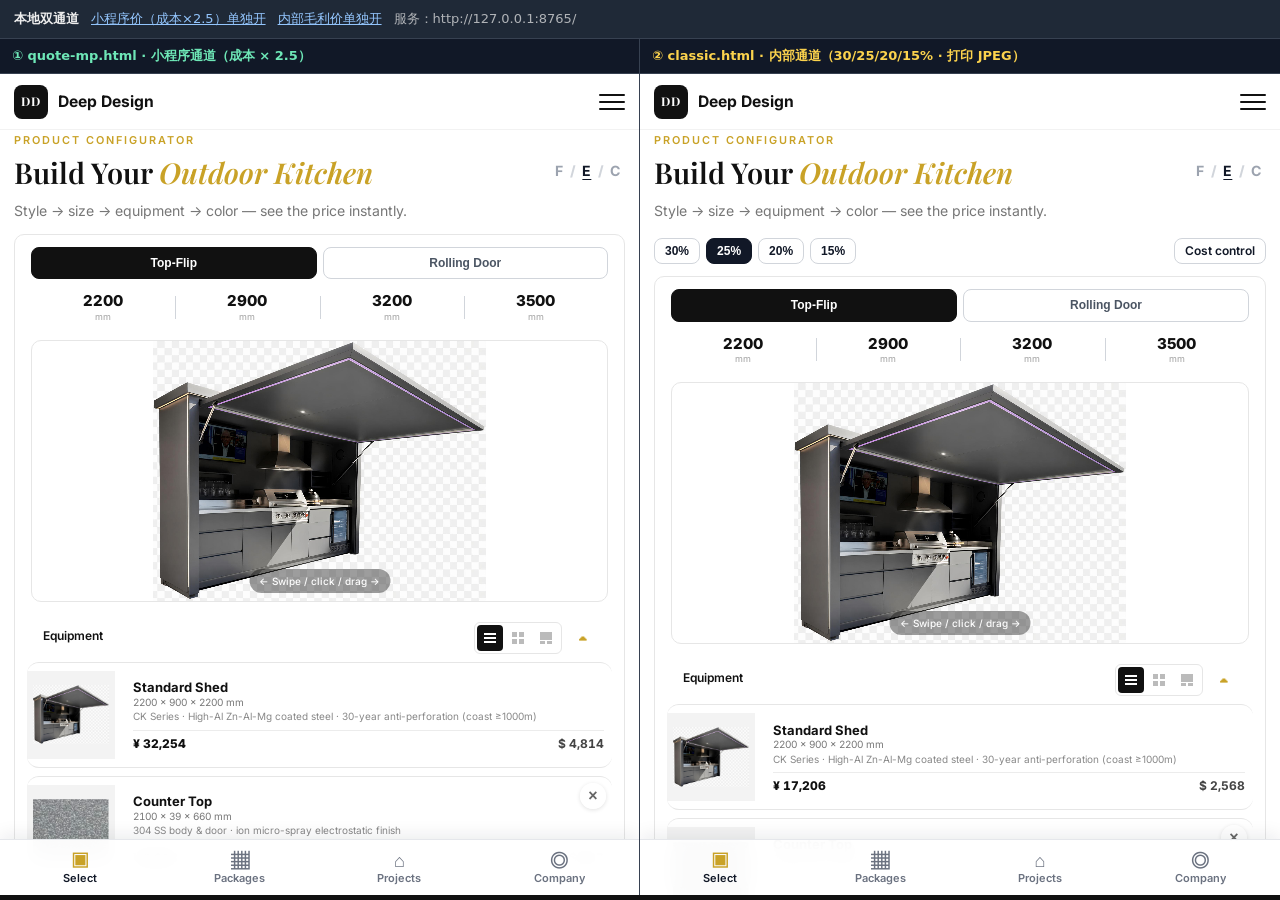
<file: preview-dual.html>
<!DOCTYPE html>
<html lang="zh-CN">
<head>
  <meta charset="UTF-8" />
  <meta name="viewport" content="width=device-width, initial-scale=1.0" />
  <title>双通道预览 · DD Outdoor</title>
  <style>
    html, body { height: 100%; margin: 0; background: #111; color: #eee; font-family: system-ui, sans-serif; }
    .bar {
      display: flex; gap: 12px; align-items: center; flex-wrap: wrap;
      padding: 10px 14px; background: #1f2937; border-bottom: 1px solid #374151;
      font-size: 13px;
    }
    .bar a { color: #93c5fd; }
    .grid { display: grid; grid-template-columns: 1fr 1fr; height: calc(100% - 44px); }
    .pane { display: flex; flex-direction: column; min-width: 0; border-right: 1px solid #374151; }
    .pane:last-child { border-right: 0; }
    .pane h2 { margin: 0; padding: 8px 12px; font-size: 13px; background: #111827; border-bottom: 1px solid #374151; }
    .pane.mp h2 { color: #6ee7b7; }
    .pane.internal h2 { color: #fcd34d; }
    iframe { flex: 1; border: 0; width: 100%; background: #fff; }
    @media (max-width: 900px) {
      .grid { grid-template-columns: 1fr; grid-template-rows: 1fr 1fr; }
    }
  </style>
</head>
<body>
  <div class="bar">
    <strong>本地双通道</strong>
    <a href="quote-mp.html" target="_blank">小程序价（成本×2.5）单独开</a>
    <a href="classic.html" target="_blank">内部毛利价单独开</a>
    <span style="opacity:.7">服务：http://127.0.0.1:8765/</span>
  </div>
  <div class="grid">
    <section class="pane mp">
      <h2>① quote-mp.html · 小程序通道（成本 × 2.5）</h2>
      <iframe src="quote-mp.html#products" title="Mini-program quote"></iframe>
    </section>
    <section class="pane internal">
      <h2>② classic.html · 内部通道（30/25/20/15% · 打印 JPEG）</h2>
      <iframe src="classic.html#products" title="Internal quote"></iframe>
    </section>
  </div>
</body>
</html>
</file>
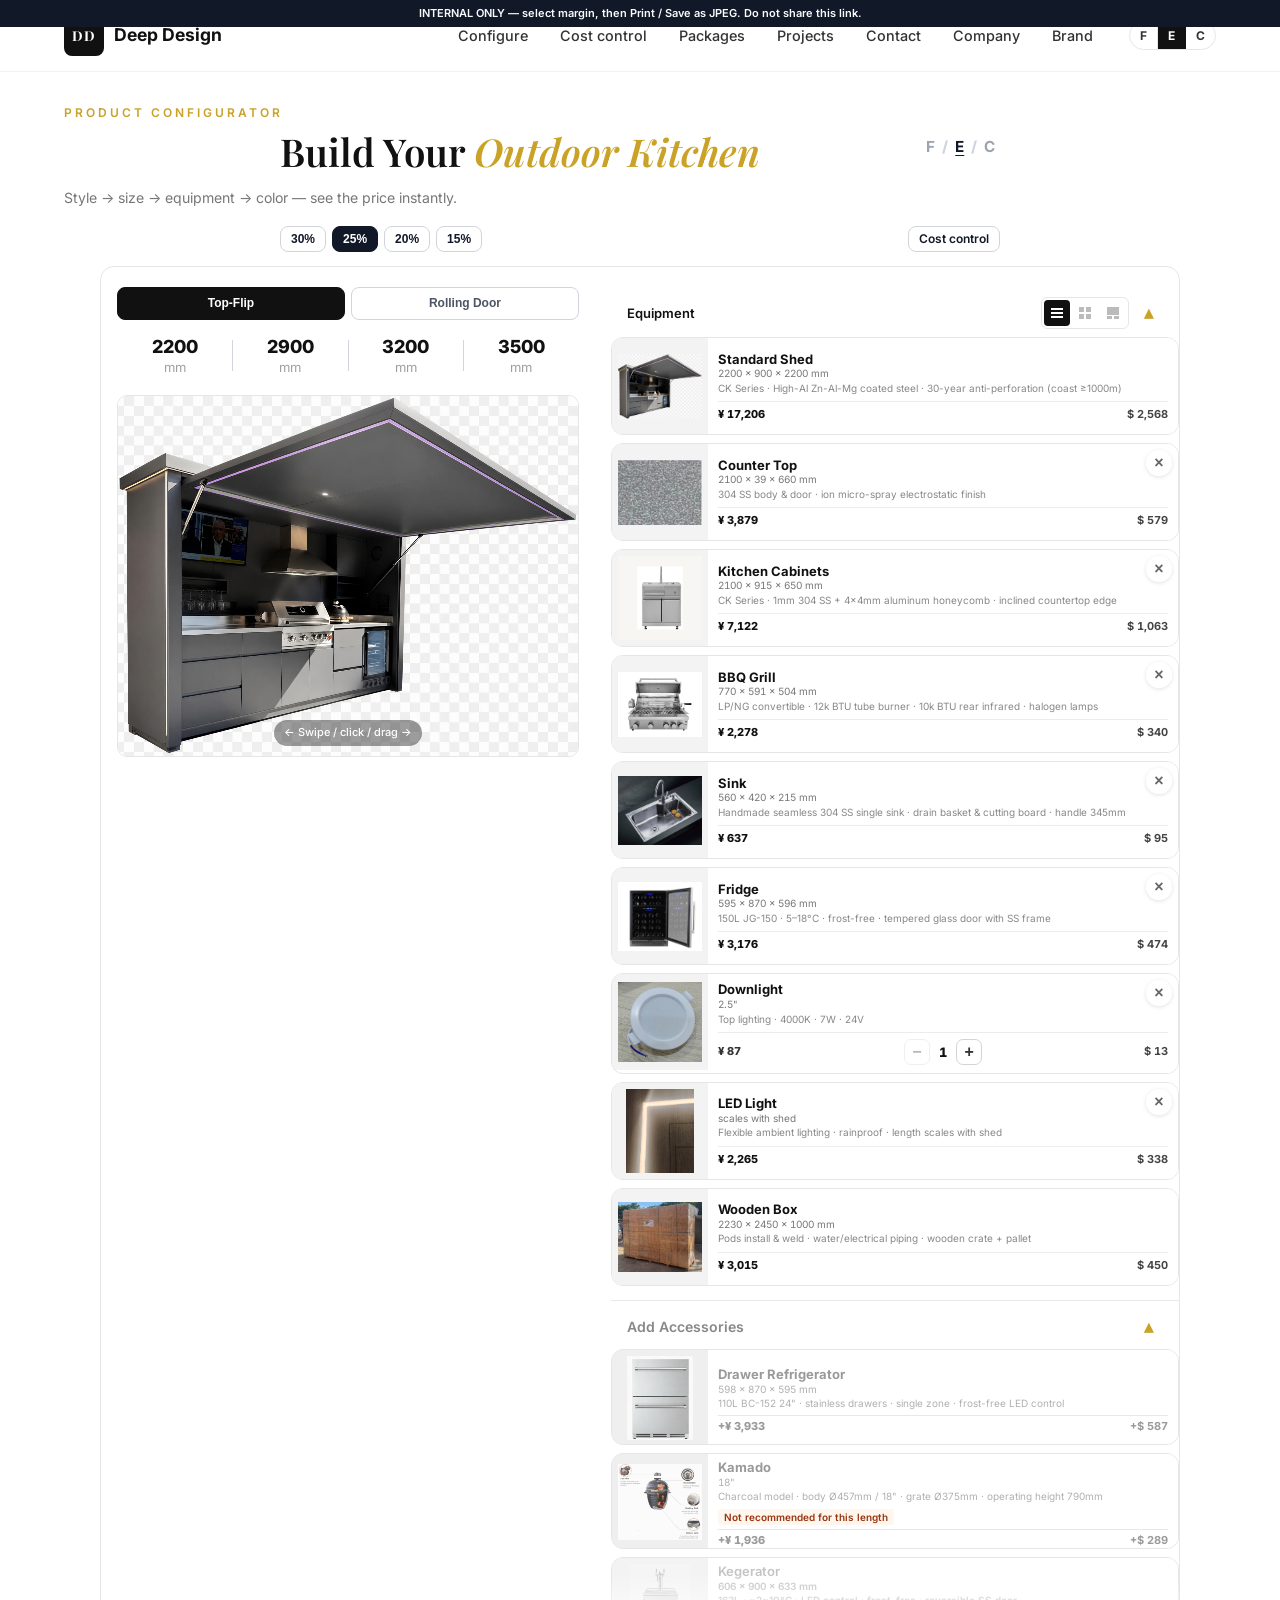
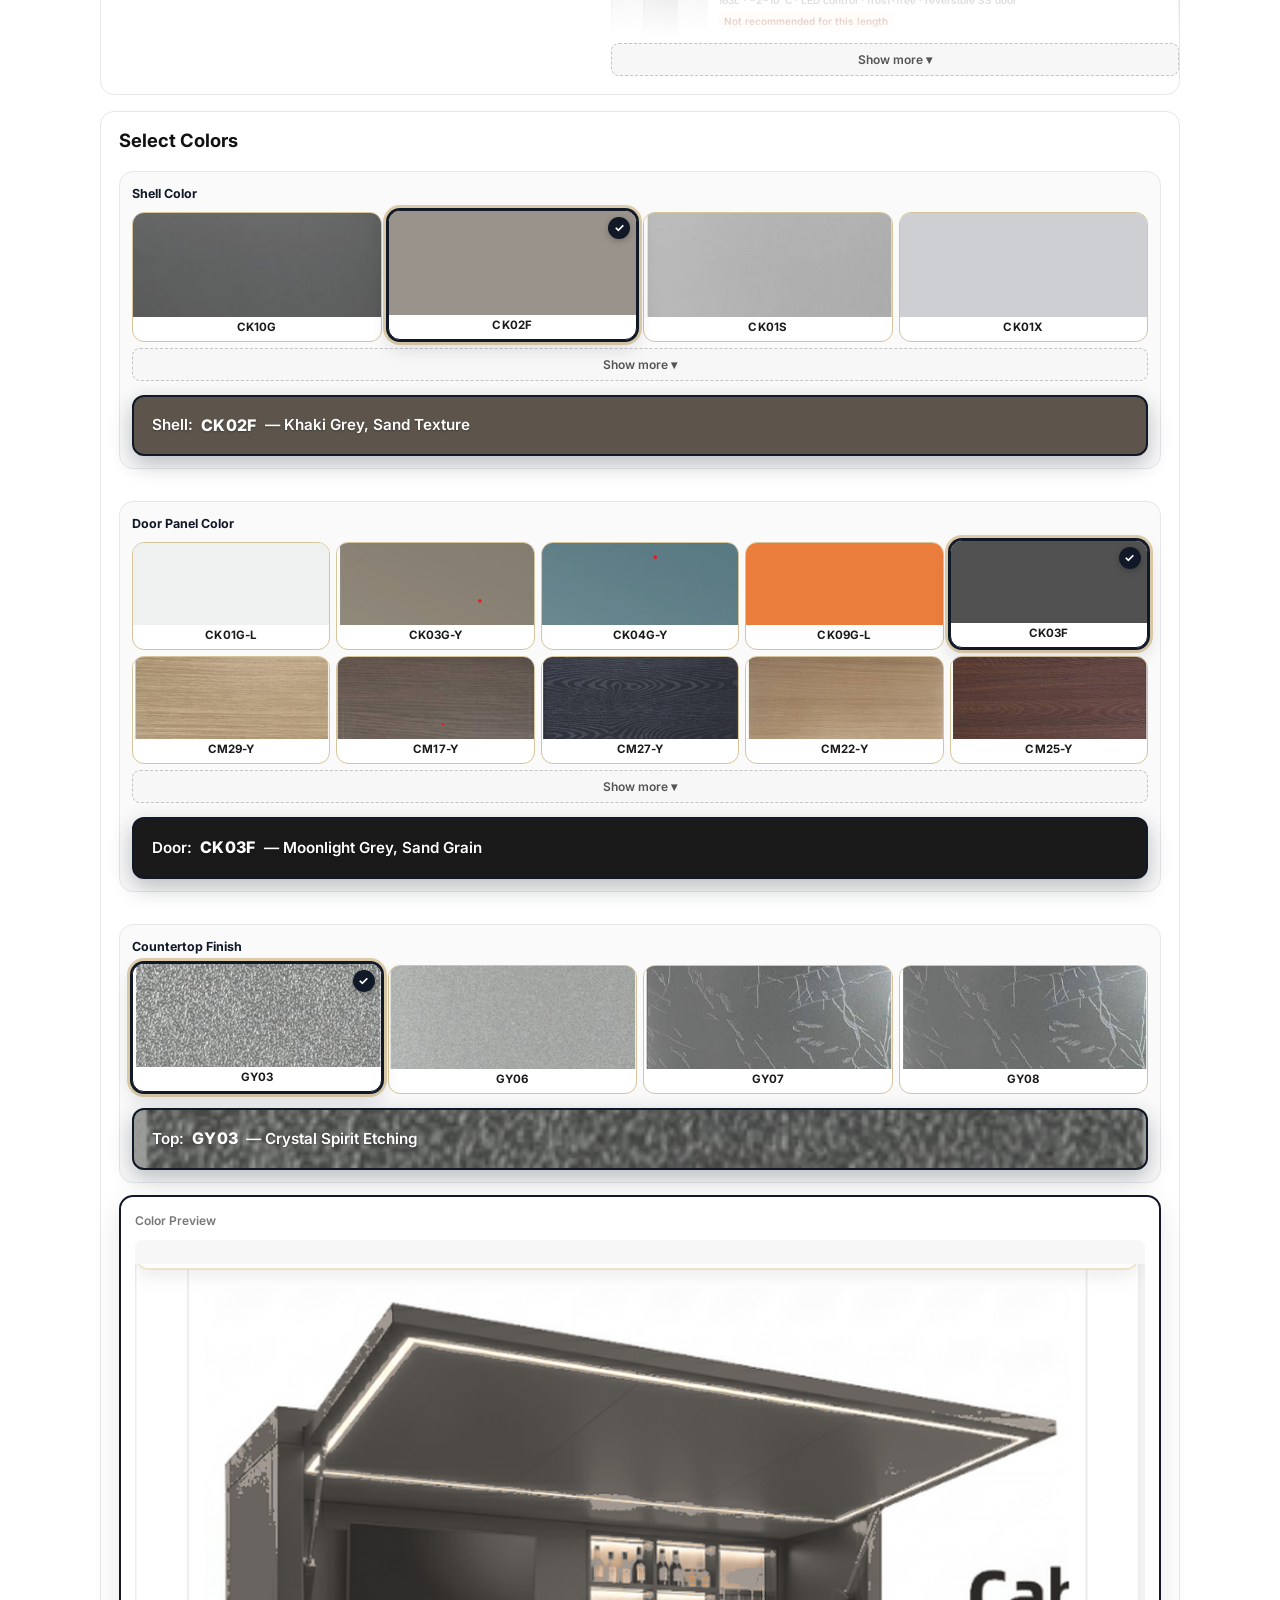
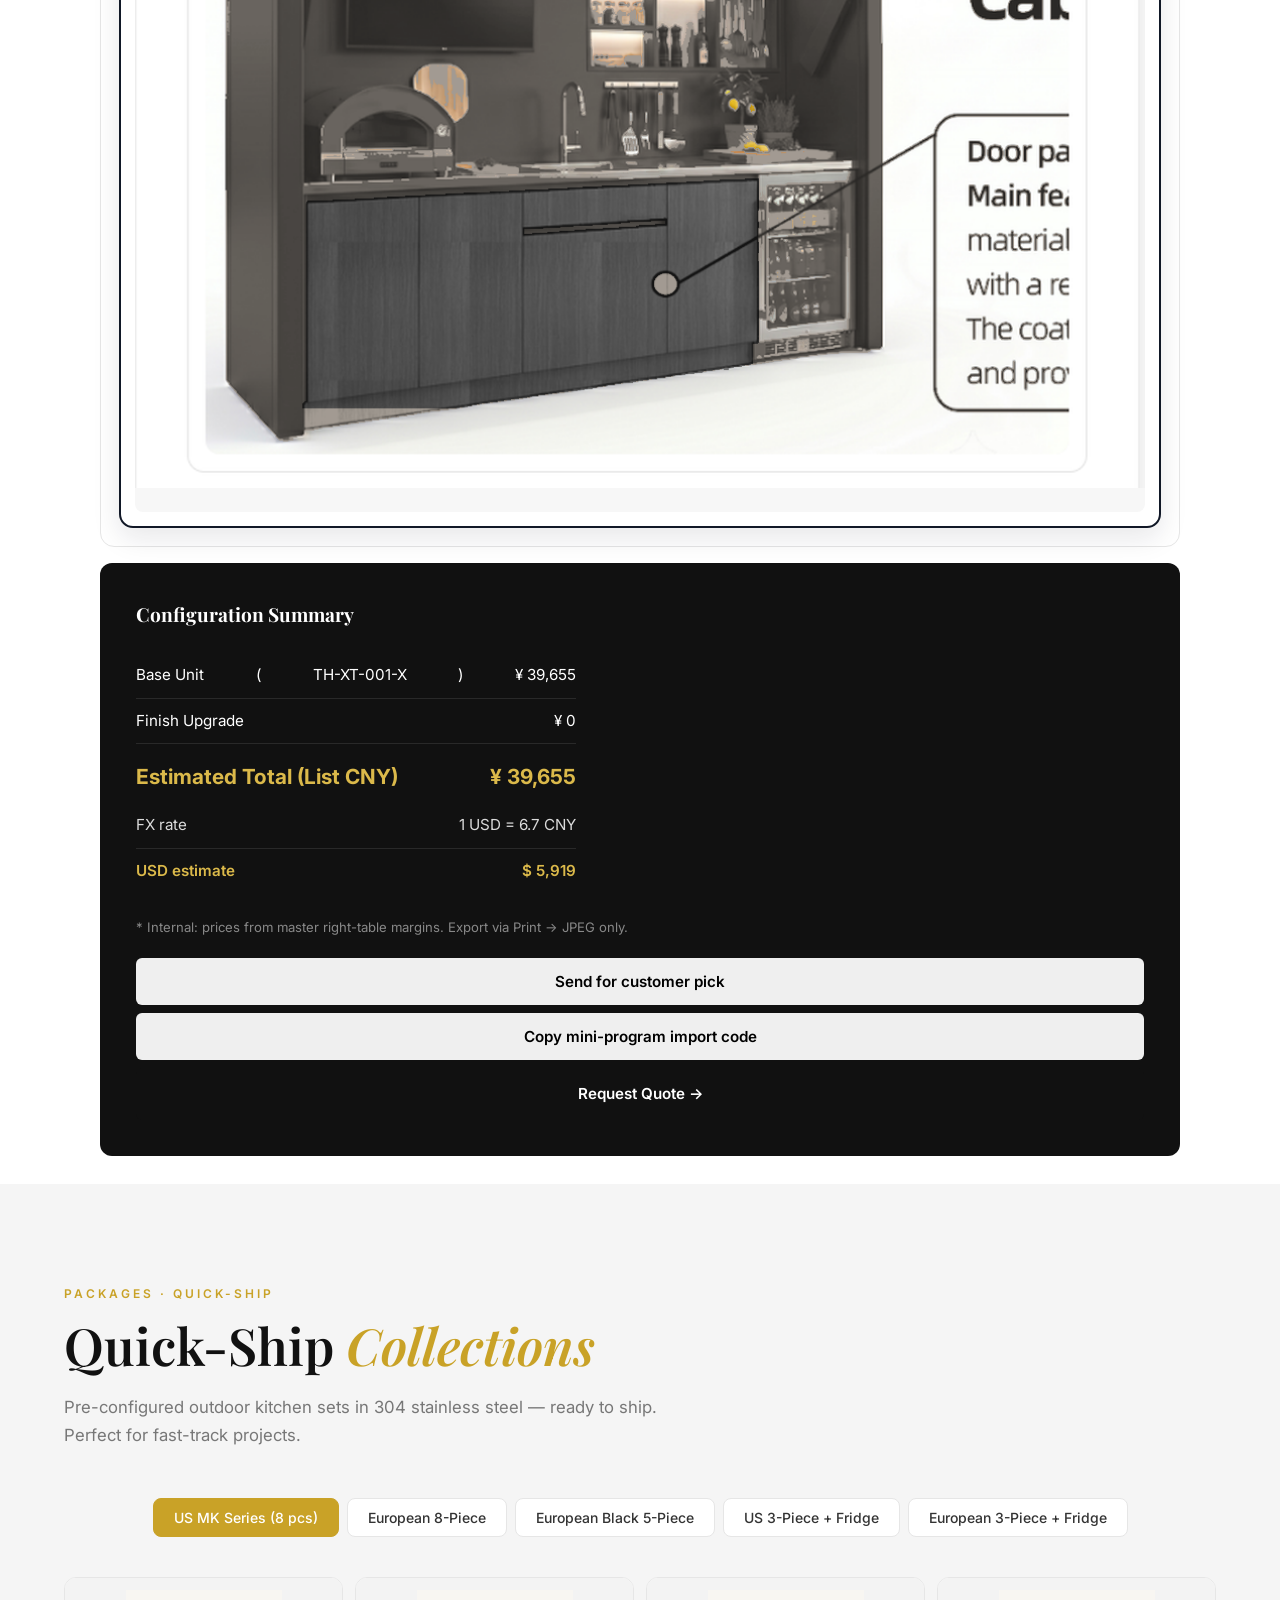
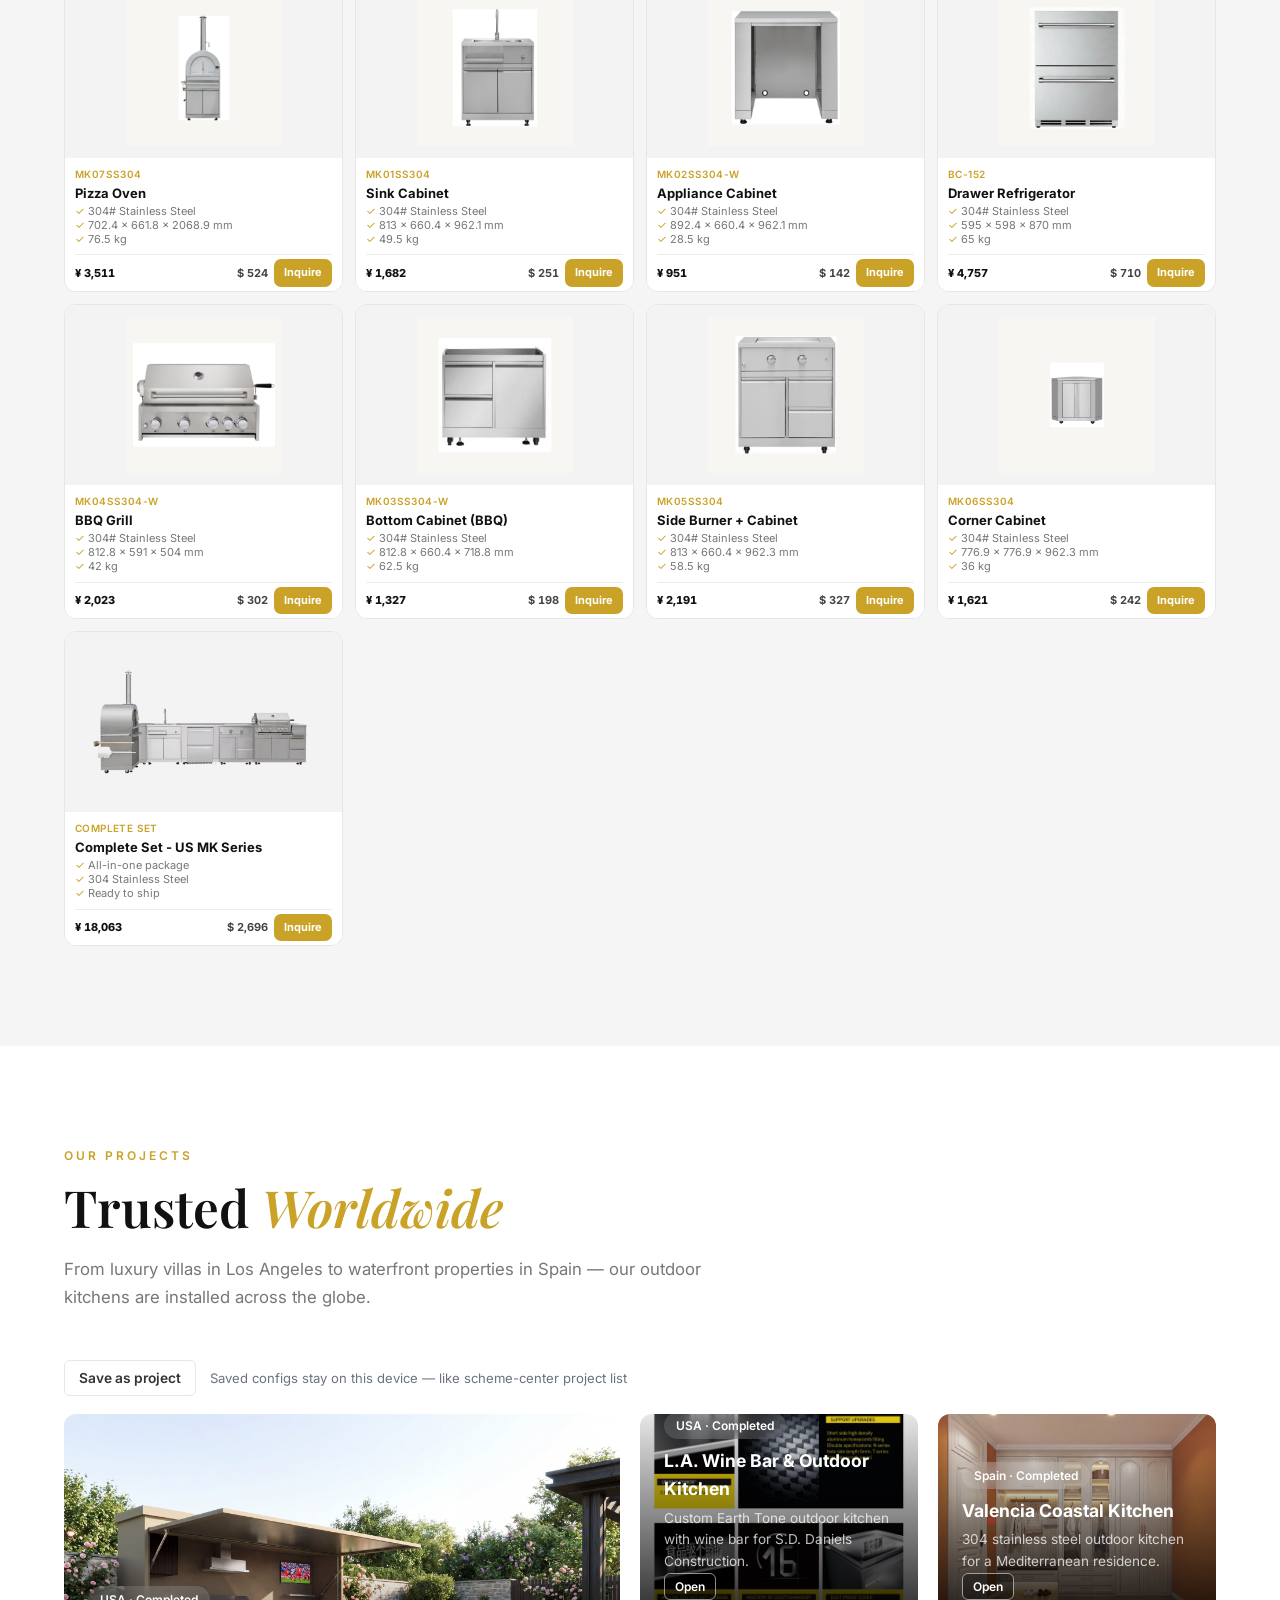
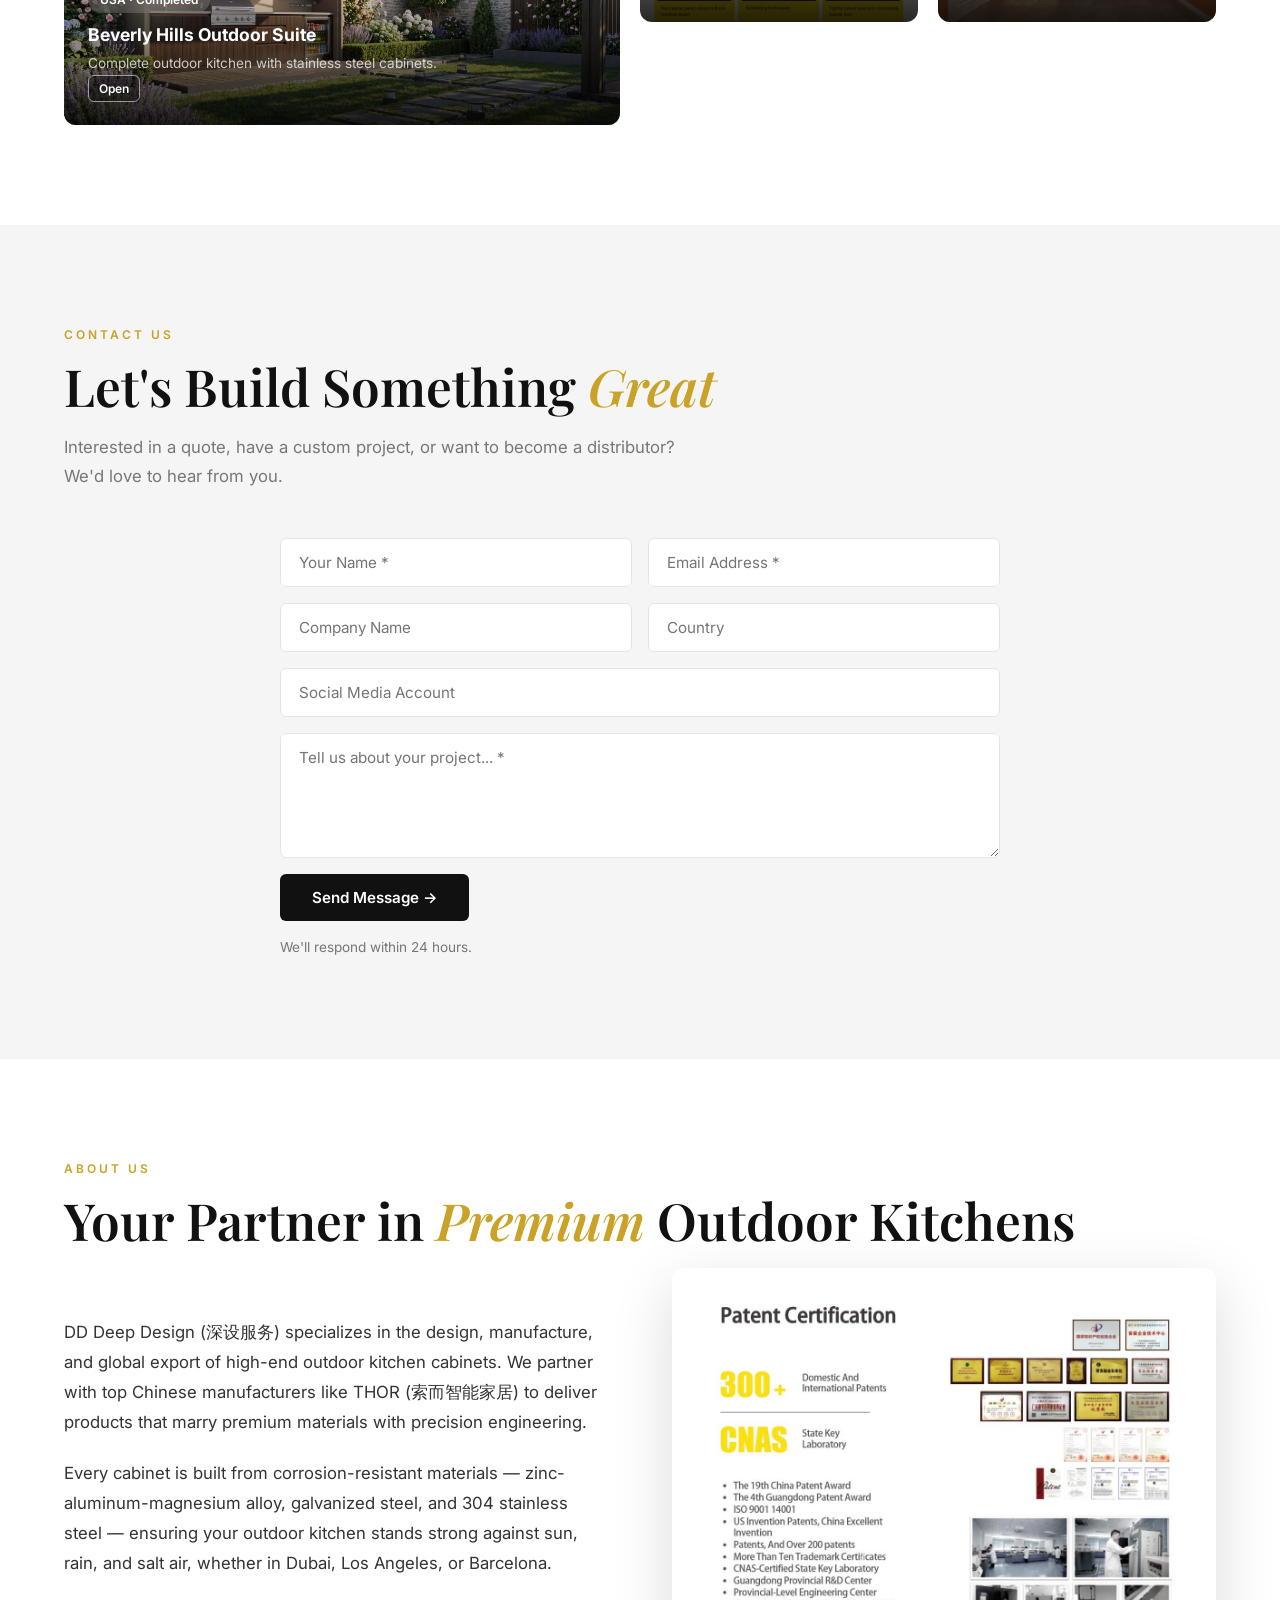
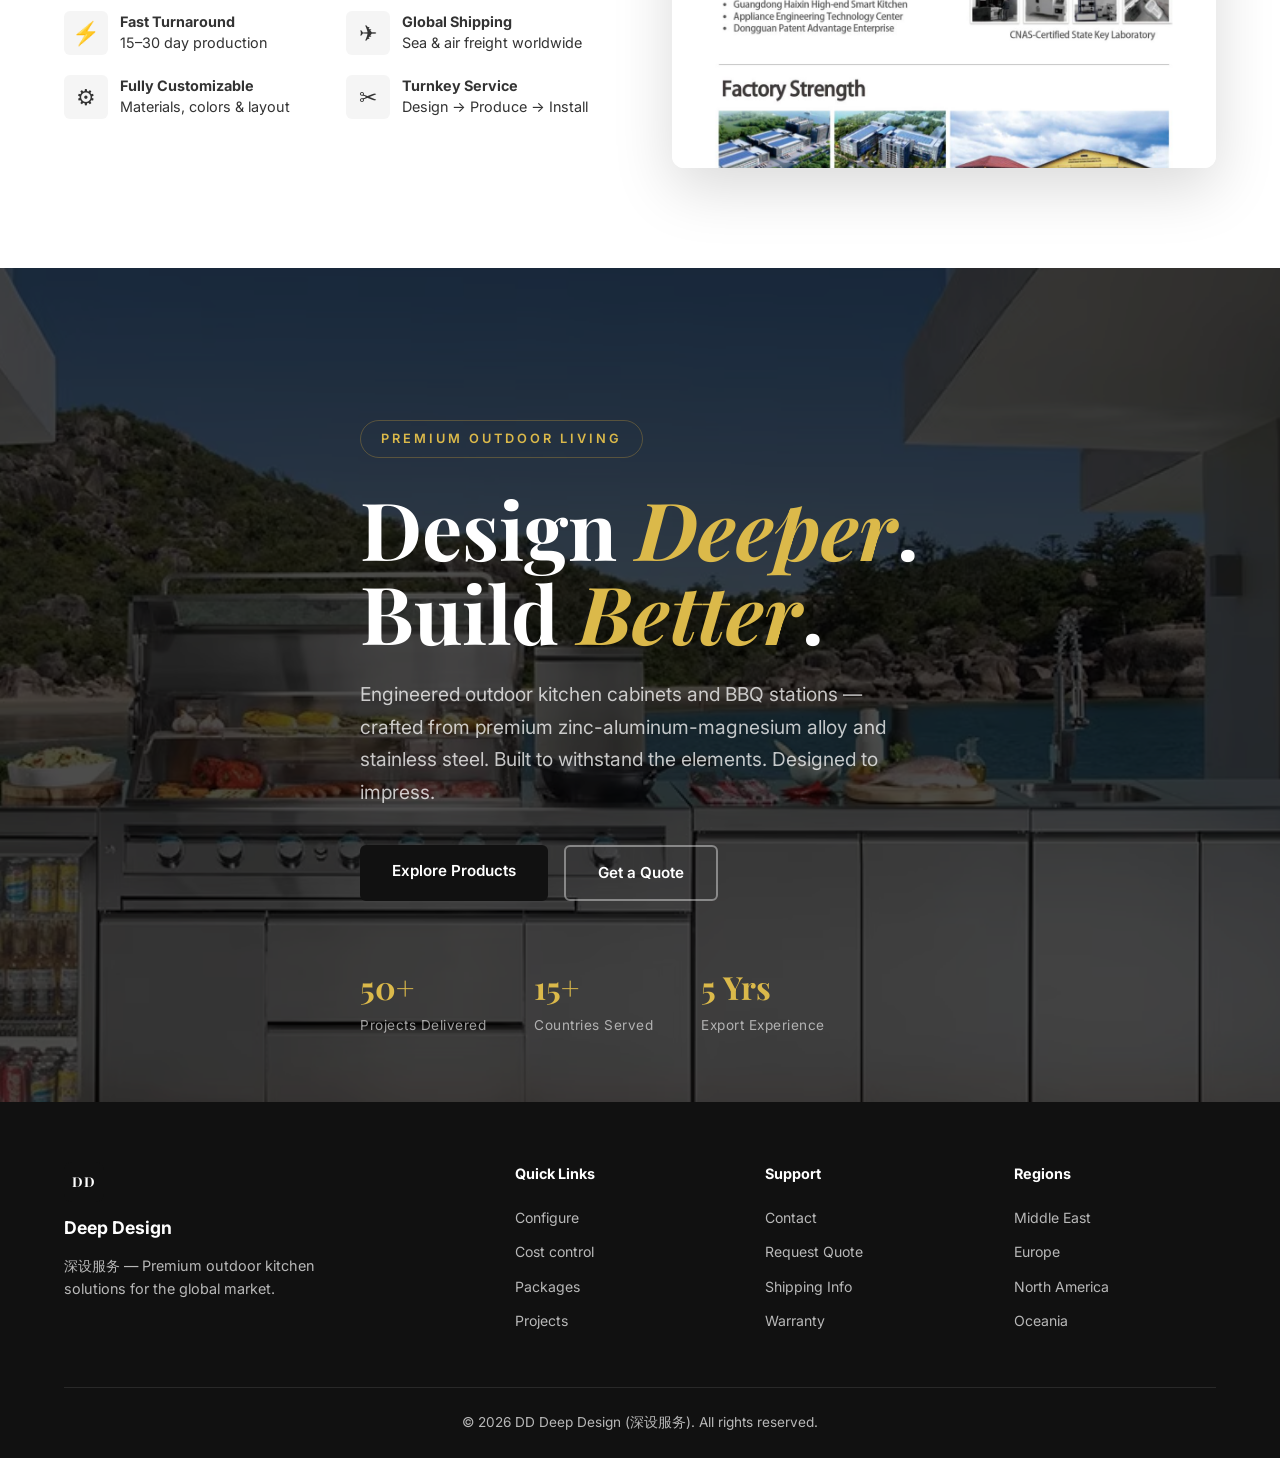
<file: projects.html>
<!DOCTYPE html>
<html lang="zh-CN">
<head>
  <meta charset="UTF-8" />
  <meta name="viewport" content="width=device-width, initial-scale=1.0" />
  <title>项目 · DD Deep Design</title>
  <meta http-equiv="refresh" content="0;url=classic.html#projects" />
  <link rel="canonical" href="classic.html#projects" />
  <script>location.replace('classic.html#projects');</script>
</head>
<body>
  <p><a href="classic.html#projects">项目</a></p>
</body>
</html>
</file>
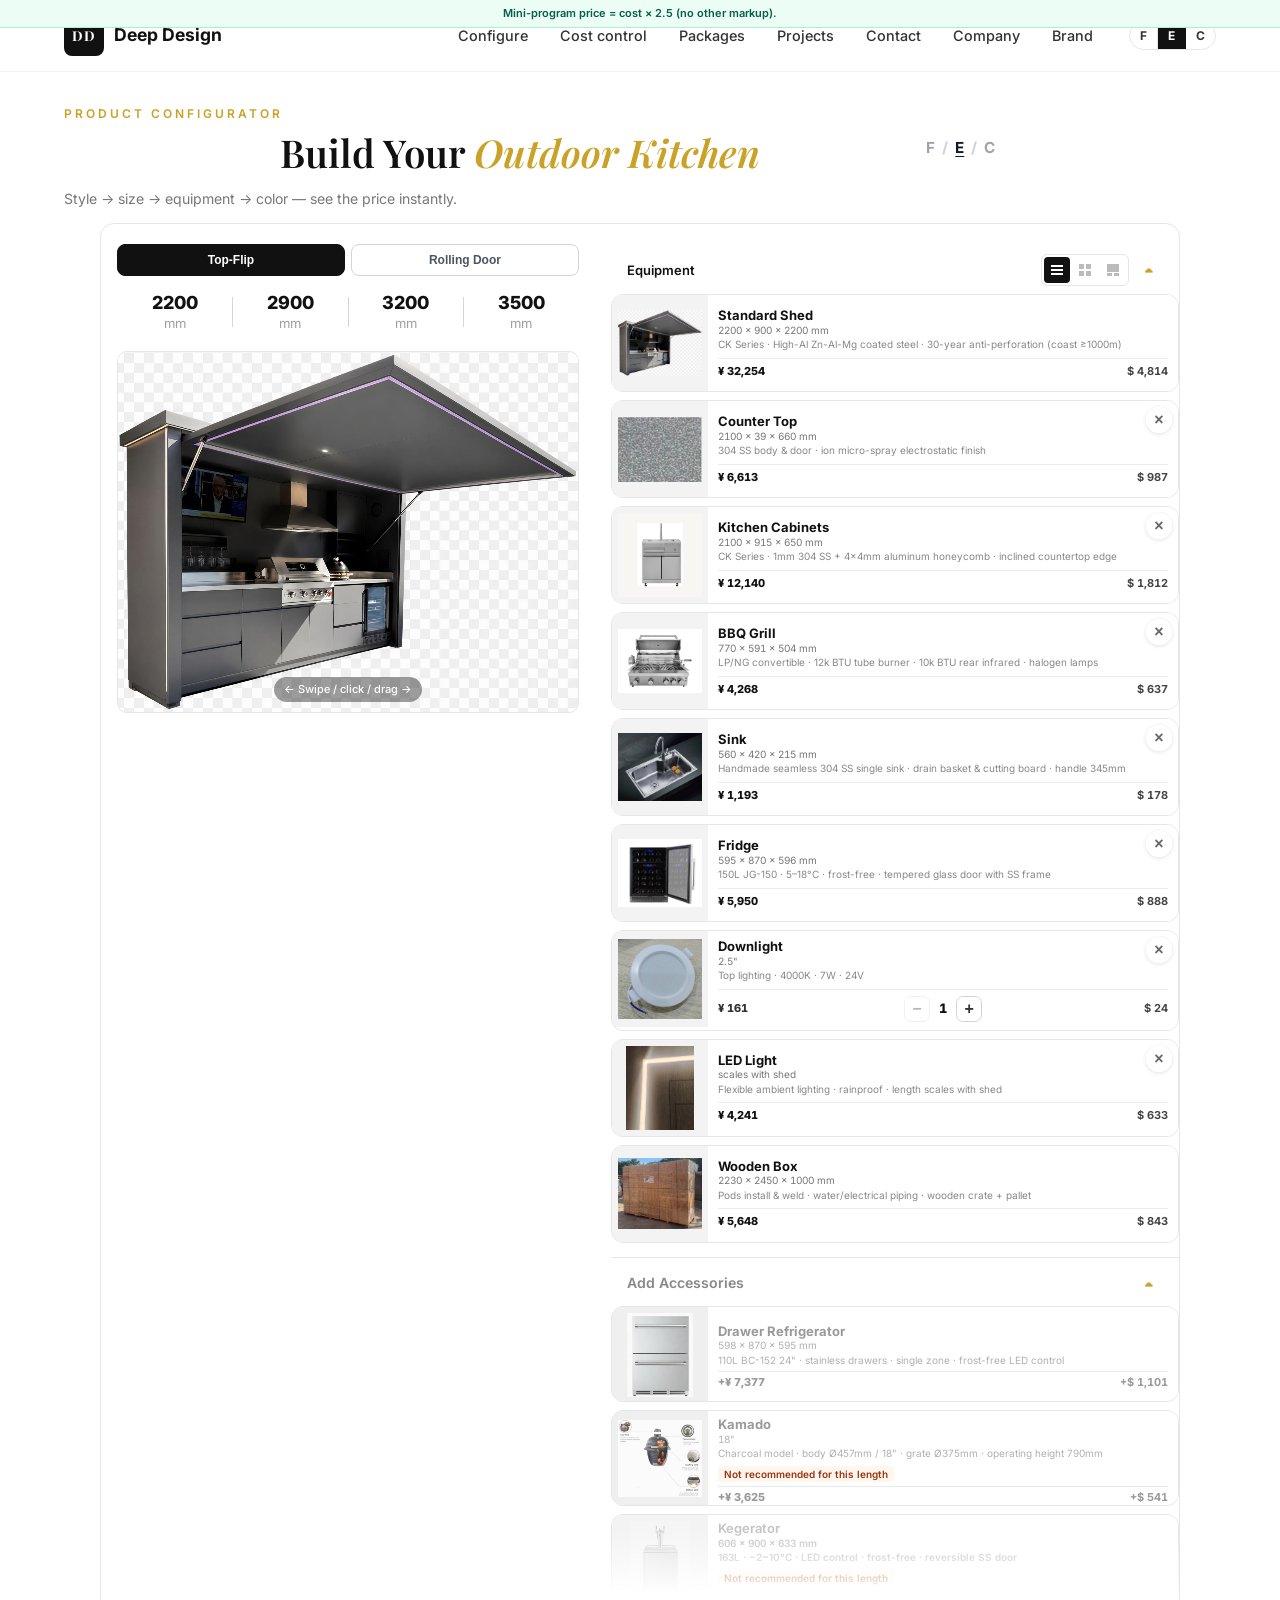
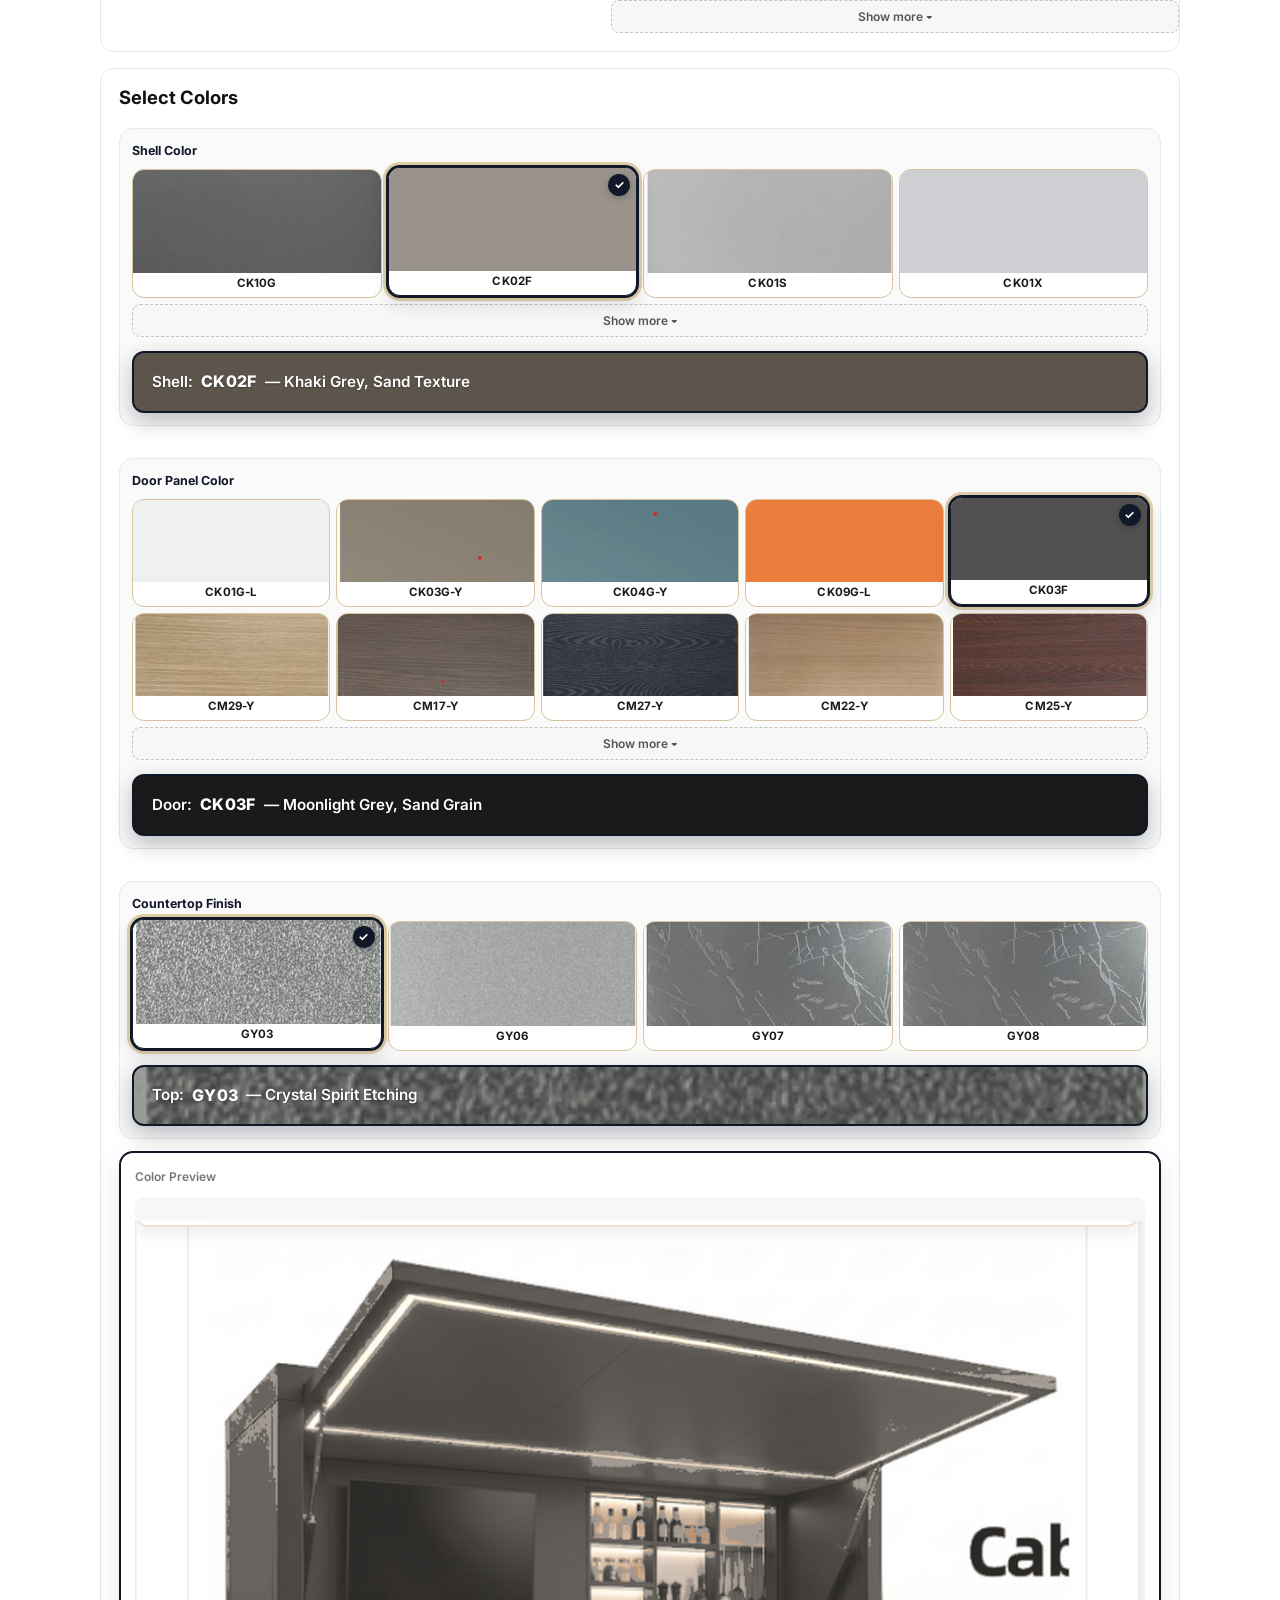
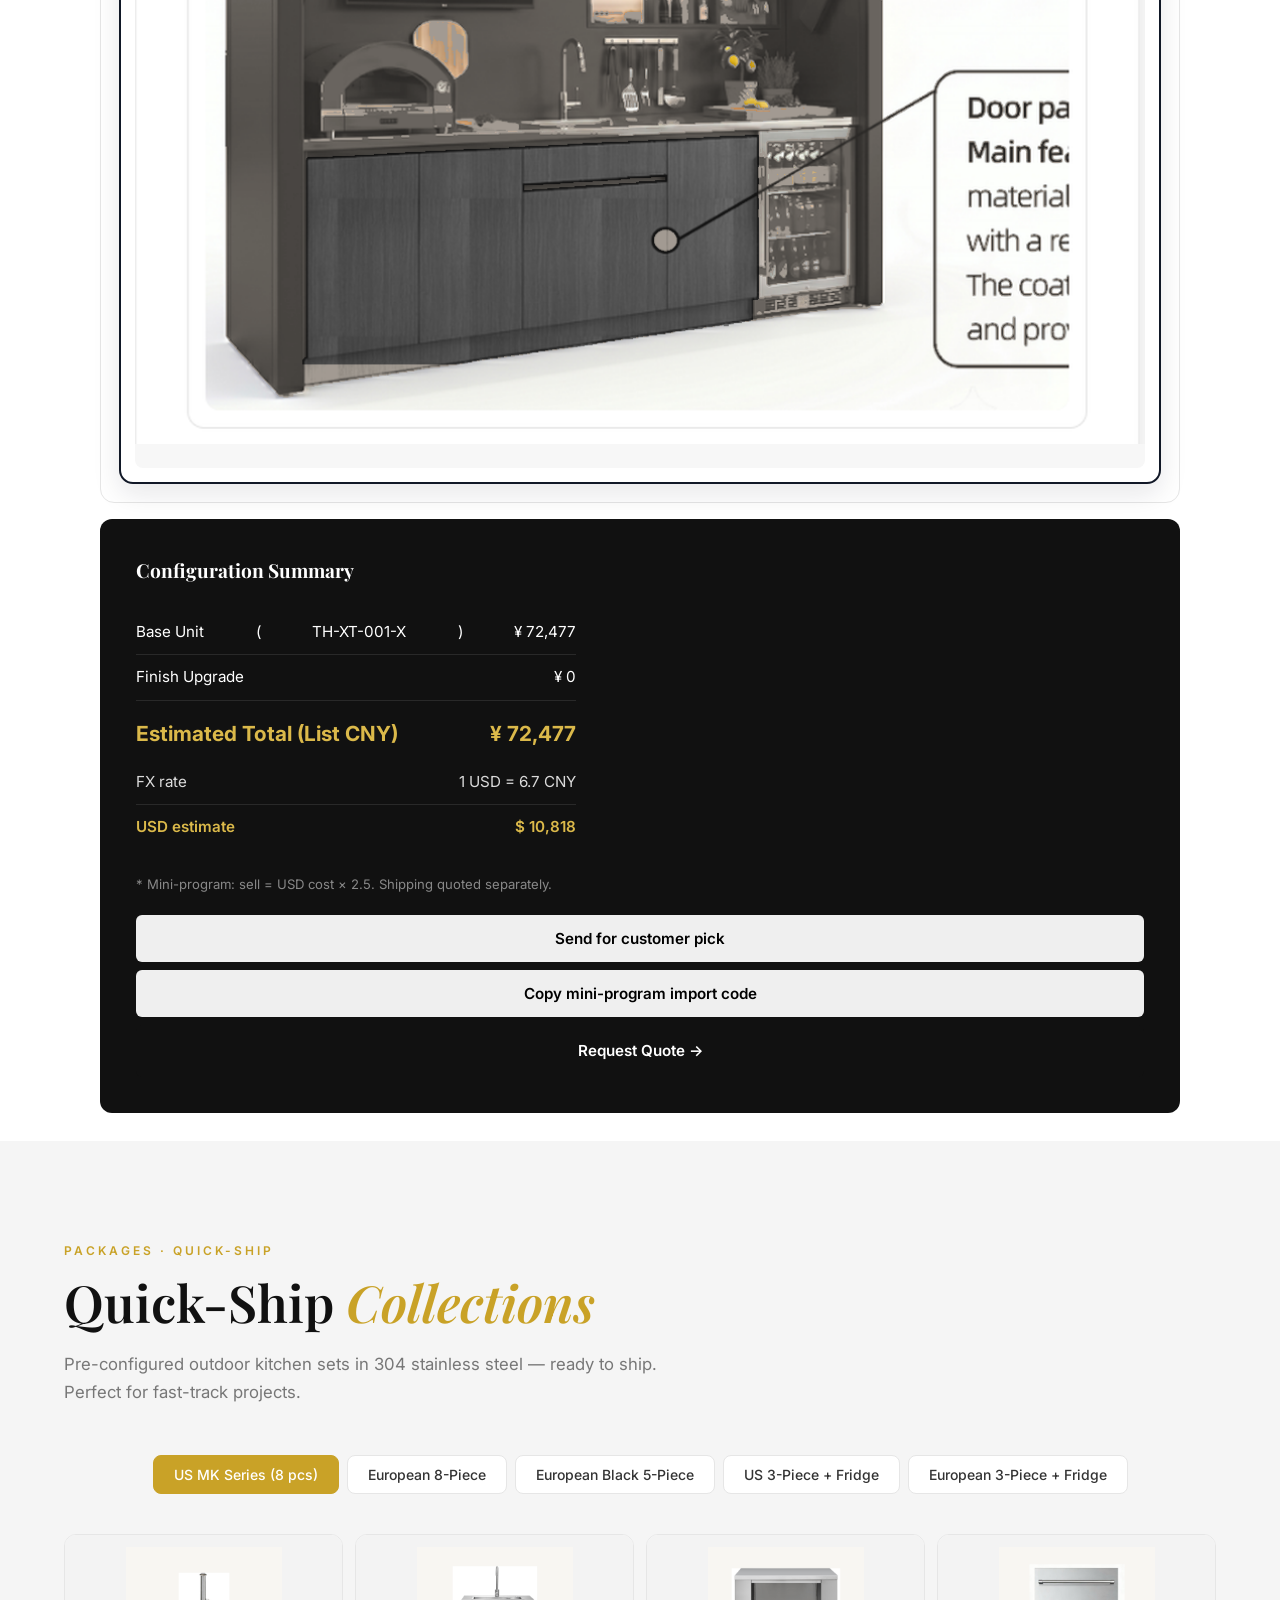
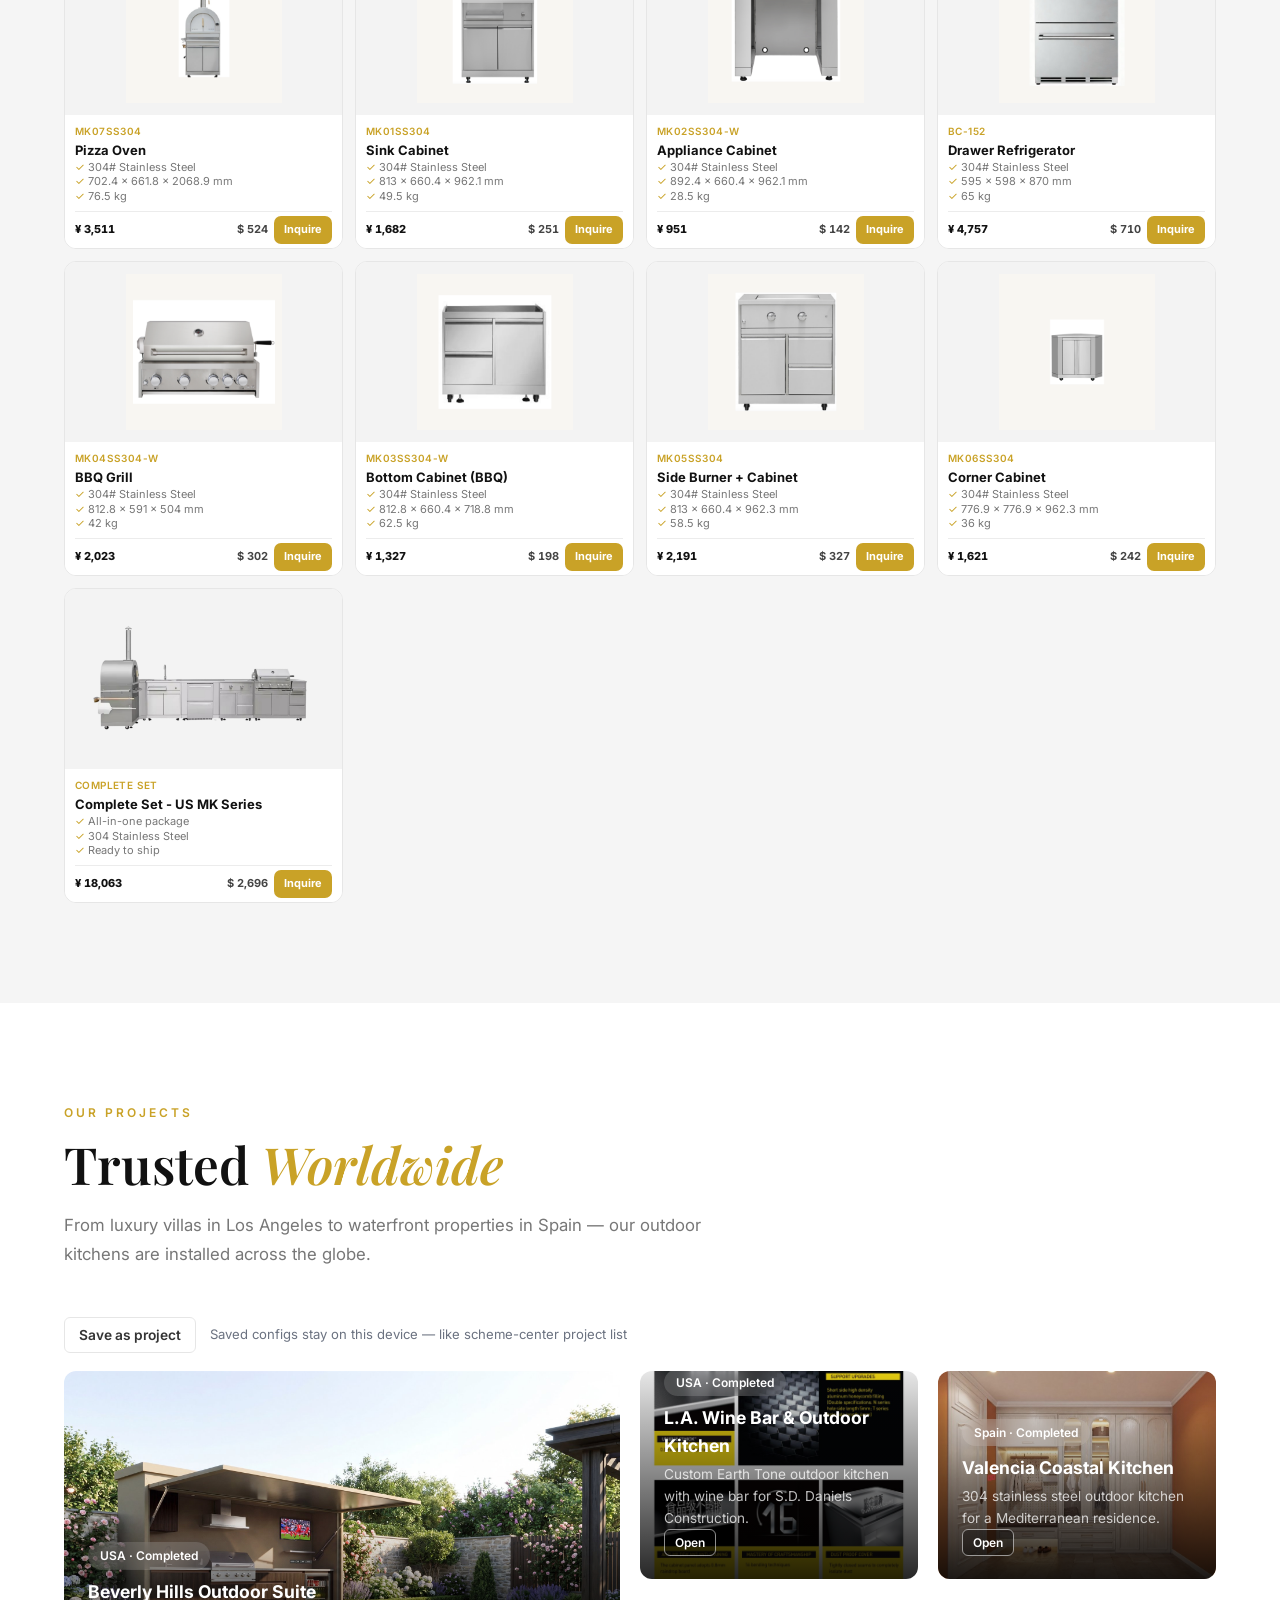
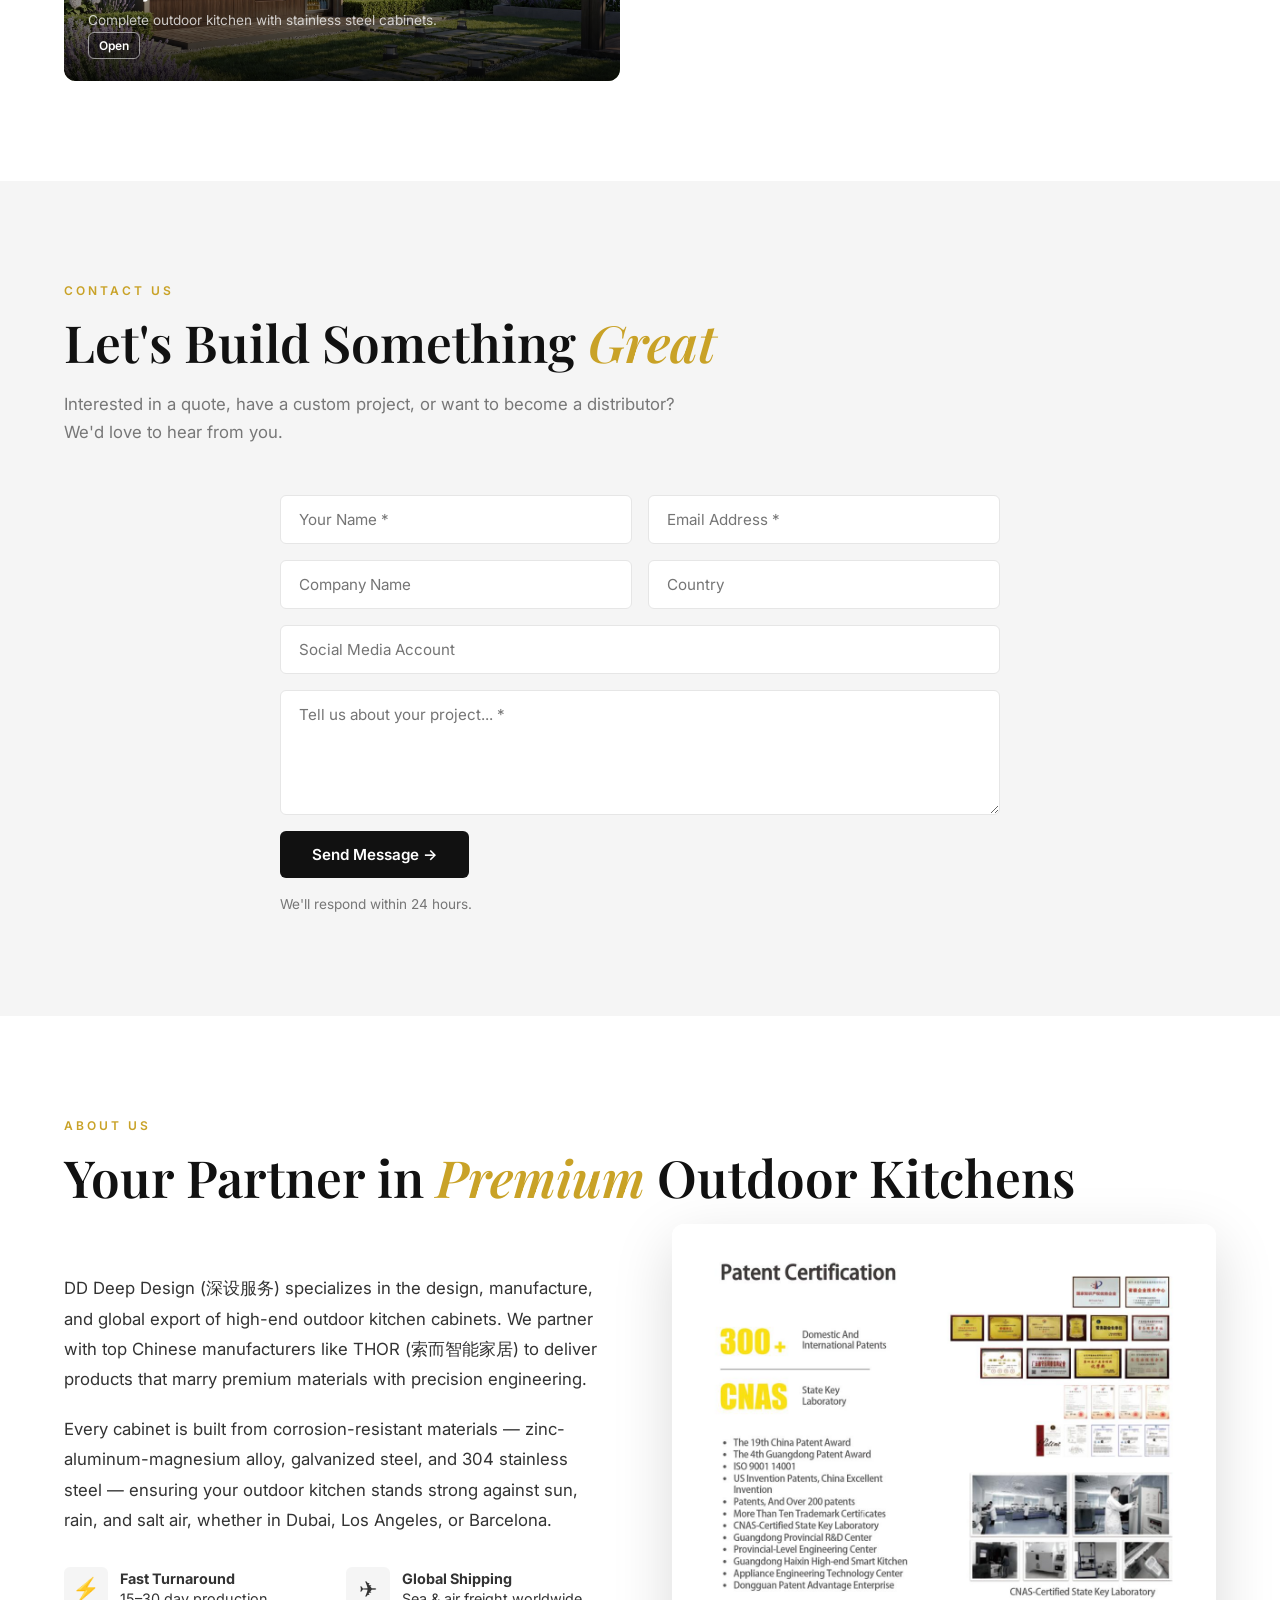
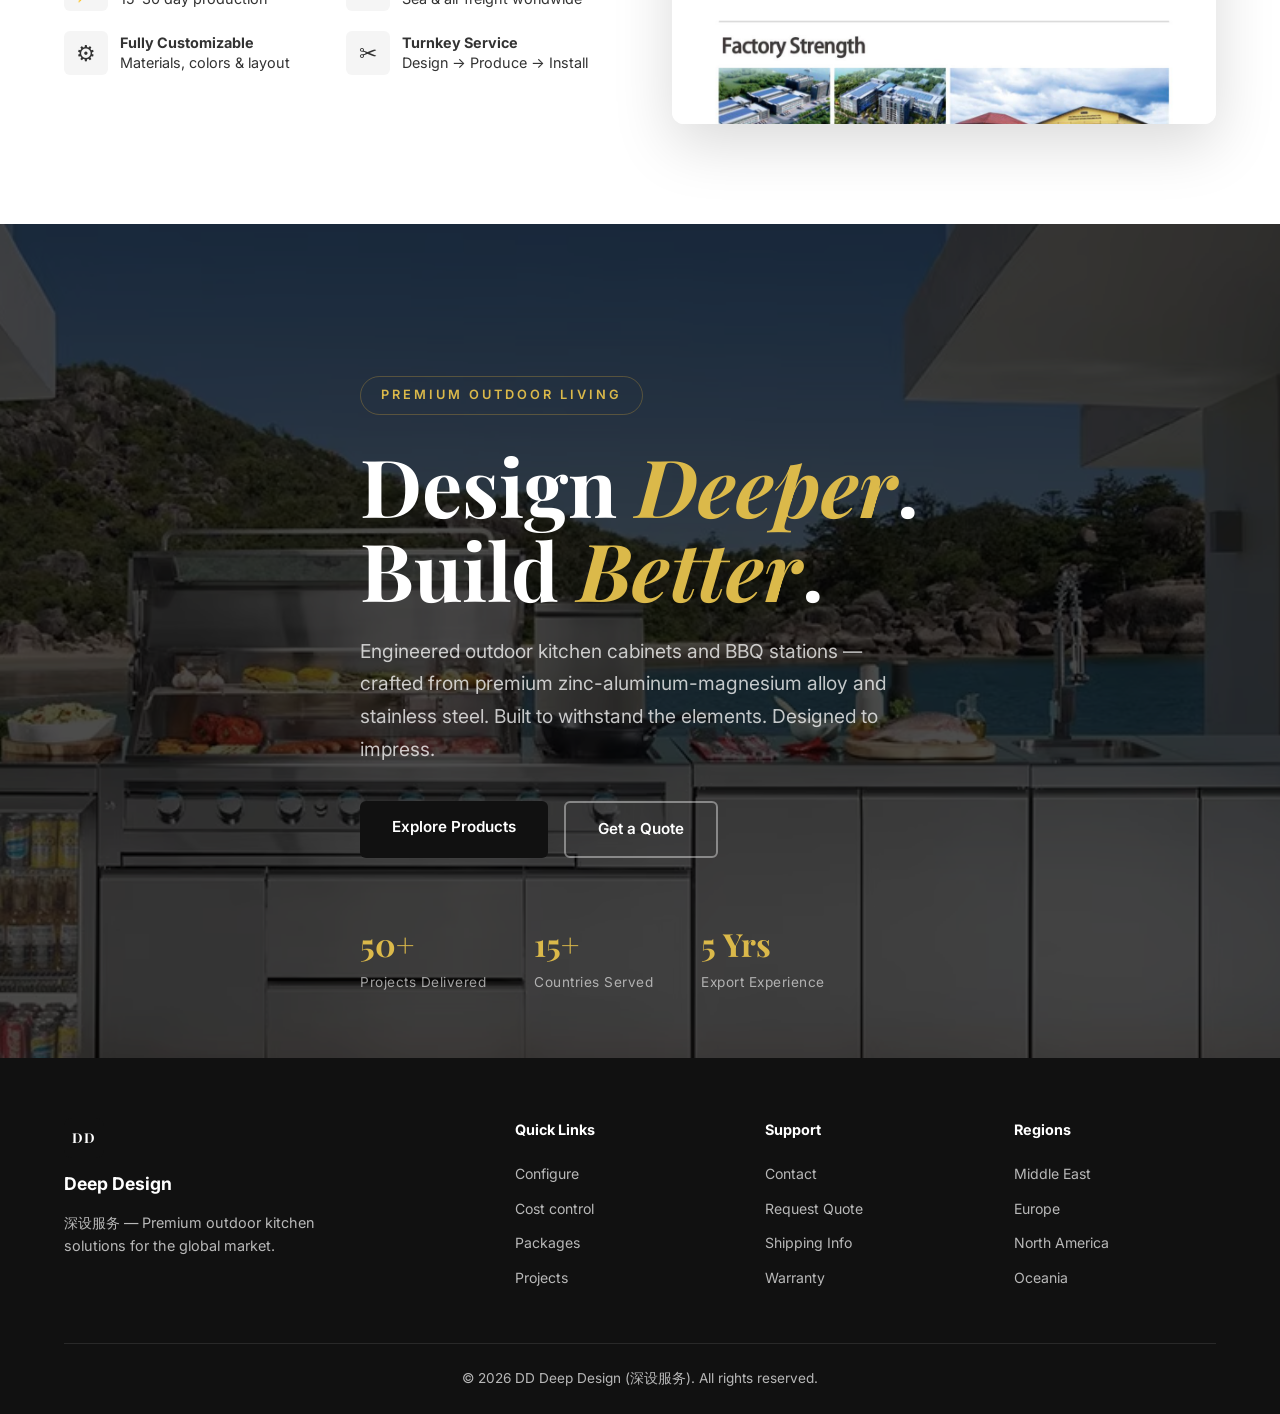
<file: quote-mp.html>
<!DOCTYPE html>
<html lang="zh-CN" data-quote-channel="mp">
<head>
    <meta charset="UTF-8">
    <meta name="viewport" content="width=device-width, initial-scale=1.0">
    <meta name="robots" content="noindex, nofollow">
    <meta name="description" content="Mini-program outdoor kitchen quote — cost × 2.5 only.">
    <title>小程序报价 · Outdoor Kitchen | DD Deep Design</title>
    <link rel="icon" type="image/svg+xml" href="favicon.svg">
    <link rel="preconnect" href="https://fonts.googleapis.com">
    <link rel="preconnect" href="https://fonts.gstatic.com" crossorigin>
    <link href="https://fonts.googleapis.com/css2?family=Inter:wght@300;400;500;600;700;800&family=Playfair+Display:wght@500;600;700&display=swap" rel="stylesheet">
    <link rel="stylesheet" href="assets/css/style.css?t=20260728profitFee">
    <link rel="stylesheet" href="assets/css/quote-channels.css?t=20260728cclink">
    <script>window.DD_QUOTE_CHANNEL = 'mp';</script>
</head>
<body class="quote-channel-mp">
    <div class="channel-banner" id="channelBanner">小程序通道：售价 = 成本 × 2.5（不加其他）。</div>
    <!-- Navigation -->
    <nav class="navbar" id="navbar">
        <div class="container nav-container">
            <a href="#products" class="logo">
                <span class="logo-icon">DD</span>
                <span class="logo-text">Deep Design</span>
            </a>
            <div class="nav-toggle" id="navToggle">
                <span></span><span></span><span></span>
            </div>
            <ul class="nav-links" id="navLinks">
                <li><a href="#products" class="nav-link" data-i18n="nav.configure">Configure</a></li>
                <li><a href="margin-console.html#costControl" class="nav-link" data-i18n="config.costControl">Cost control</a></li>
                <li><a href="#packages" class="nav-link" data-i18n="nav.hot">套餐</a></li>
                <li><a href="#projects" class="nav-link" data-i18n="nav.projects">Projects</a></li>
                <li><a href="#contact" class="nav-link" data-i18n="nav.contact">Contact</a></li>
                <li><a href="#company" class="nav-link" data-i18n="nav.company">公司介绍</a></li>
                <li><a href="#hero" class="nav-link" data-i18n="nav.brand">Brand</a></li>
                <li class="nav-lang" role="group" aria-label="Language">
                    <button type="button" class="lang-opt" data-set-lang="fr" title="Française">F</button>
                    <button type="button" class="lang-opt is-active" data-set-lang="en" title="English">E</button>
                    <button type="button" class="lang-opt" data-set-lang="cn" title="Chinese">C</button>
                </li>
            </ul>
        </div>
    </nav>

    <!-- Products + Configurator -->
    <section class="section products" id="products">
        <div class="container">
            <div class="section-label" data-i18n="config.label">Product Configurator</div>
            <div class="config-title-row">
                <h2 class="section-title" data-i18n="config.title">Build Your <em>Outdoor Kitchen</em></h2>
                <div class="lang-text" id="langSwitchBar" role="group" aria-label="Language">
                    <button type="button" class="lang-opt" data-set-lang="fr" title="Française">F</button>
                    <span class="lang-sep" aria-hidden="true">/</span>
                    <button type="button" class="lang-opt is-active" data-set-lang="en" title="English">E</button>
                    <span class="lang-sep" aria-hidden="true">/</span>
                    <button type="button" class="lang-opt" data-set-lang="cn" title="Chinese">C</button>
                </div>
            </div>
            <p class="section-desc" data-i18n="config.desc">Style → size → equipment → color — see the price instantly.</p>

            <div class="margin-tier-bar internal-only" id="marginTierBar" role="group" aria-label="Cost control">
                <button type="button" class="margin-tier-btn" data-margin="30%">30%</button>
                <button type="button" class="margin-tier-btn is-active" data-margin="25%">25%</button>
                <button type="button" class="margin-tier-btn" data-margin="20%">20%</button>
                <button type="button" class="margin-tier-btn" data-margin="15%">15%</button>
                <a class="margin-tier-btn margin-tier-cost-btn" href="margin-console.html#costControl" data-i18n="config.costControl">Cost control</a>
            </div>

            <div class="configurator">

                <!-- Sticky total card -->
                <aside class="quote-sticky" id="quoteSticky" aria-live="polite">
                    <div class="quote-sticky-inner">
                        <div class="quote-sticky-row quote-sticky-row-tier">
                            <strong class="quote-sticky-exw" data-i18n="config.exw">内部报价</strong>
                            <span class="quote-sticky-margin internal-only" id="stickyMargin" title="利润取费">
                                <span class="quote-sticky-margin-label" data-i18n="config.profitFee">利润取费</span>
                                <strong class="quote-sticky-margin-pct" id="stickyMarginPct">25%</strong>
                            </span>
                            <button type="button" class="quote-sticky-owner" id="btnOwnerShowSticky" data-i18n="config.openOwnerShow">Owner View</button>
                        </div>
                        <a href="#configTotal" class="quote-sticky-body" title="Details">
                            <div class="quote-sticky-row quote-sticky-row-meta">
                                <strong id="stickyModel">TH-XT-001-X</strong>
                                <span id="stickyDims">3200*900*2250</span>
                                <span id="stickyFob" data-i18n="config.fob">内部 · 毛利价（仅打印外发）</span>
                            </div>
                            <div class="quote-sticky-row quote-sticky-row-price">
                                <strong id="stickyTotalCny">¥36,132</strong>
                                <span class="quote-sticky-sep" aria-hidden="true">；</span>
                                <strong id="stickyFx">6.7</strong>
                                <span class="quote-sticky-sep" aria-hidden="true">；</span>
                                <strong id="stickyTotalUsd">$5,393</strong>
                            </div>
                            <div class="quote-sticky-row quote-sticky-row-mat">
                                <span id="stickyMaterial" data-i18n="config.matVal">Zinc-Aluminum-Magnesium Alloy + Galvanized Steel</span>
                            </div>
                        </a>
                    </div>
                </aside>

                <!-- Size + Door (no step chrome — under 标准套餐) -->
                <div class="config-step" id="standardSizeStep">
                    <!-- Step 1: Width+elevation (left) | Details (right) -->
                    <div class="step1-grid" id="standardSizeGrid">
                        <!-- Column 1: size chips + panable elevation -->
                        <div class="step1-col step1-images">
                            <div class="elev-size-block">
                                <div class="shell-door-tabs" id="shellDoorTabs" role="radiogroup" aria-label="Style">
                                    <button type="button" class="shell-door-tab is-active" data-door="xt" data-i18n="config.topFlip">翻盖</button>
                                    <button type="button" class="shell-door-tab" data-door="wm" data-i18n="config.rolling">卷帘门</button>
                                </div>
                                <div class="size-picker-scroll">
                                    <div class="size-picker" id="sizeGroup" role="group" aria-label="Cabinet Width">
                                        <button class="size-btn" data-width="2200" data-suffix="-X">
                                            <span class="size-val">2200</span>
                                            <span class="size-unit">mm</span>
                                        </button>
                                        <button class="size-btn" data-width="2900" data-suffix="">
                                            <span class="size-val">2900</span>
                                            <span class="size-unit">mm</span>
                                        </button>
                                        <button class="size-btn" data-width="3200" data-suffix="">
                                            <span class="size-val">3200</span>
                                            <span class="size-unit">mm</span>
                                        </button>
                                        <button class="size-btn" data-width="3500" data-suffix="">
                                            <span class="size-val">3500</span>
                                            <span class="size-unit">mm</span>
                                        </button>
                                    </div>
                                </div>
                                <div class="elevation-preview">
                                    <button type="button" class="elev-nav elev-nav-prev" id="elevNavPrev" aria-label="Pan left">‹</button>
                                    <div class="elevation-scroll" id="elevationScroll" tabindex="0" aria-label="Elevation pan">
                                        <img src="assets/images/products/suoer/xt-2200.png?t=20260728xt3500" alt="" id="elevationImg" class="elevation-img elevation-img-source" draggable="false" hidden>
                                        <img src="assets/images/products/suoer/2200-door-mask.png?t=20260728xt3500" alt="" id="elevationDoorMask" class="elevation-img-source" hidden>
                                        <canvas id="elevationCanvas" class="elevation-img elevation-canvas" width="1008" height="585" aria-label="Product preview"></canvas>
                                    </div>
                                    <button type="button" class="elev-nav elev-nav-next" id="elevNavNext" aria-label="Pan right">›</button>
                                    <div class="elevation-scroll-hint" aria-hidden="true" data-i18n="config.scrollHint">← Swipe / click / drag →</div>
                                </div>
                            </div>
                        </div>

                        <!-- Column 2: Details -->
                        <div class="step1-col step1-details">
                            <div class="detail-card" id="detailCard">
                                <span id="previewModel" class="sr-only">TH-XT-001-X</span>
                                <span id="previewPrice" class="sr-only"><span class="price-value"></span></span>
                                <div class="detail-specs is-expanded" id="detailSpecs">
                                    <div class="detail-specs-hd">
                                        <div class="detail-specs-title" data-i18n="config.equipment">Equipment</div>
                                        <div class="detail-specs-actions">
                                            <div class="std-layout-switch" role="group" aria-label="Layout">
                                                <button type="button" class="std-layout-btn is-active" data-layout="list" aria-label="List" title="清单">
                                                    <span class="std-layout-icon std-layout-icon-list" aria-hidden="true"></span>
                                                </button>
                                                <button type="button" class="std-layout-btn" data-layout="grid" aria-label="Grid" title="双列">
                                                    <span class="std-layout-icon std-layout-icon-grid" aria-hidden="true"></span>
                                                </button>
                                                <button type="button" class="std-layout-btn" data-layout="large" aria-label="Large" title="大图">
                                                    <span class="std-layout-icon std-layout-icon-large" aria-hidden="true"></span>
                                                </button>
                                            </div>
                                            <button type="button" class="std-list-toggle" id="stdListToggle" aria-label="Collapse" title="Collapse" aria-expanded="true">▴</button>
                                        </div>
                                    </div>
                                    <div class="detail-specs-body" id="detailSpecsBody">
                                        <div class="std-config-list" id="previewSpecsList" aria-live="polite"></div>
                                    </div>
                                </div>
                                <div class="acc-section is-expanded" id="accSection">
                                    <div class="acc-section-hd">
                                        <div class="acc-section-label" data-i18n="config.step3.title">Add Accessories</div>
                                        <button type="button" class="std-list-toggle acc-section-toggle" id="accSectionToggle" aria-label="Collapse accessories" title="Collapse" aria-expanded="true">▴</button>
                                    </div>
                                    <div class="acc-section-body" id="accListPanel">
                                        <div class="std-config-list accessories-list is-collapsed" id="accessoriesGrid" aria-live="polite"></div>
                                        <button type="button" class="acc-expand-toggle" id="accExpandToggle" hidden aria-expanded="false" data-i18n="config.accExpand">Show more ▾</button>
                                    </div>
                                </div>
                            </div>
                        </div>
                    </div>
                </div>

                <!-- Colors last: shell + door in one area -->
                <div class="config-step" id="finishStep">
                    <div class="step-header step-header-plain">
                        <h3 data-i18n="config.step4.title">Select Colors</h3>
                    </div>

                    <div class="door-series-list color-pick-area" id="colorPickArea">
                        <div class="door-series-block body-color-block color-pick-block" id="bodyColorBlock" data-series="shell">
                            <div class="door-series-label" data-i18n="config.bodyColor">Shell Color</div>
                            <div class="color-grid color-grid-shell is-collapsed" id="bodyColorGrid"></div>
                            <button type="button" class="acc-expand-toggle color-expand-toggle" id="bodyColorExpand" hidden aria-expanded="false" data-i18n="config.accExpand">Show more ▾</button>
                            <div class="color-selected-info body-selected-info" id="bodyColorSelectedInfo">
                                <span data-i18n="config.bodySelected">Shell: </span>
                                <strong id="selectedBodyColorCode">CK02F</strong>
                                <span id="selectedBodyColorName">— Khaki Grey</span>
                            </div>
                        </div>

                        <div class="door-series-block body-color-block color-pick-block" id="doorColorBlock" data-series="door">
                            <div class="door-series-label" data-i18n="config.doorColor">Door Panel Color</div>
                            <div class="color-grid color-grid-door is-collapsed" id="doorColorGrid"></div>
                            <button type="button" class="acc-expand-toggle color-expand-toggle" id="doorColorExpand" hidden aria-expanded="false" data-i18n="config.accExpand">Show more ▾</button>
                            <div class="color-selected-info" id="colorSelectedInfo">
                                <span data-i18n="config.doorSelected">Door: </span>
                                <strong id="selectedColorCode">CK03F</strong>
                                <span id="selectedColorName">— Moonlight Grey</span>
                            </div>
                        </div>
                        <div id="doorSeriesList" hidden></div>

                        <div class="door-series-block countertop-color-block color-pick-block" id="countertopColorBlock" data-series="countertop" hidden>
                            <div class="door-series-label" data-i18n="config.countertop">Countertop Finish</div>
                            <div class="color-grid color-grid-countertop" id="countertopColorGrid"></div>
                            <div class="color-selected-info" id="countertopSelectedInfo">
                                <span data-i18n="config.countertopSelected">Top: </span>
                                <strong id="selectedCountertopCode">—</strong>
                                <span id="selectedCountertopName"></span>
                            </div>
                        </div>
                    </div>

                    <div class="shell-preview-card color-preview-card" id="shellPreviewCard">
                        <div class="door-preview-label" data-i18n="config.colorPreview">Color Preview</div>
                        <div class="shell-preview-stage">
                            <img src="assets/img/shell-preview.png?t=20260728xt3500" alt="" id="shellPreviewSource" class="shell-preview-source" width="1002" height="818" decoding="async" data-src-xt="assets/img/shell-preview.png?t=20260728xt3500" data-src-wm="assets/img/shell-preview-roll.png?t=20260725v1">
                            <img src="assets/img/door-preview-mask.png?t=20260728xt3500" alt="" id="shellDoorMask" class="door-preview-hidden" width="1002" height="818" decoding="async">
                            <canvas id="shellPreviewCanvas" class="shell-preview-canvas" width="1002" height="818" aria-label="Color preview"></canvas>
                        </div>
                    </div>
                </div>

                <!-- Final: Total Price -->
                <div class="config-total" id="configTotal">
                    <div class="total-summary">
                        <h3 data-i18n="config.total.title">Configuration Summary</h3>
                        <div class="total-breakdown">
                            <div class="total-row">
                                <span data-i18n="config.total.base">Base Unit</span> (<span id="totalModel">TH-XT-001-X</span>)
                                <span id="totalBasePrice">&yen;36,132</span>
                            </div>
                            <div class="total-row total-accessories" id="totalAccessoriesRow">
                                <span data-i18n="config.total.acc">Accessories</span>
                                <span id="totalAccessoriesPrice">&yen;0</span>
                            </div>
                            <div class="total-row">
                                <span data-i18n="config.total.finish">Finish Upgrade</span>
                                <span id="totalFinishPrice">&yen;0</span>
                            </div>
                            <div class="total-row total-final">
                                <span data-i18n="config.total.total">Estimated Total (EXW)</span>
                                <span id="totalFinalPrice">&yen;36,132</span>
                            </div>
                            <div class="total-row total-fx-row">
                                <span data-i18n="config.sticky.fx">汇率</span>
                                <span id="totalFxRate">1 USD = 6.7 CNY</span>
                            </div>
                            <div class="total-row total-usd-row">
                                <span data-i18n="config.sticky.usd">USD 估价</span>
                                <span id="totalFinalUsd">$5,393</span>
                            </div>
                        </div>
                        <p class="total-note" data-i18n="config.total.note">* Price includes tax &amp; packaging. Shipping quoted separately. FX from master table.</p>
                        <div class="total-actions" style="display:flex;flex-direction:column;gap:8px;margin-top:12px">
                            <button type="button" class="btn btn-secondary" id="btnCustomerPick" data-i18n="config.customerPick">发给客户选配</button>
                            <button type="button" class="btn btn-secondary" id="btnMpImport" data-i18n="config.mpImport">复制小程序导入码</button>
                            <a href="#contact" class="btn btn-primary" onclick="document.getElementById('configSummary').value=buildSummaryString()" data-i18n="config.total.cta">Request Quote &#10140;</a>
                        </div>
                    </div>
                </div>

                <!-- Hidden field for form -->
                <input type="hidden" id="configSummary" name="configuration" value="">

            </div>
        </div>
    </section>

    <!-- Packages / Quick-Ship Collections -->
    <section class="section hot-products" id="packages">
        <div class="container">
            <div class="section-label" data-i18n="hot.label">套餐 · 现货速发</div>
            <h2 class="section-title" data-i18n="hot.title">Quick-Ship <em>Collections</em></h2>
            <p class="section-desc" data-i18n="hot.desc">Pre-configured outdoor kitchen sets in 304 stainless steel — ready to ship. Perfect for fast-track projects.</p>

            <div class="hot-tabs" id="hotTabs">
                <button class="hot-tab active" data-set="us-mk" data-i18n="hot.tab1">US MK Series (8 pcs)</button>
                <button class="hot-tab" data-set="eu-8pcs" data-i18n="hot.tab2">European 8-Piece</button>
                <button class="hot-tab" data-set="eu-black" data-i18n="hot.tab3">European Black 5-Piece</button>
                <button class="hot-tab" data-set="us-3pcs" data-i18n="hot.tab4">US 3-Piece + Fridge</button>
                <button class="hot-tab" data-set="eu-3pcs" data-i18n="hot.tab5">European 3-Piece + Fridge</button>
            </div>

            <!-- US MK Series 8 pcs -->
            <div class="hot-grid active" id="set-us-mk">
                <div class="hot-card">
                    <img class="hot-card-img" src="assets/images/products/hot-selling/display/sku-MK07SS304.png" alt="MK07SS304 Pizza Oven" loading="lazy"/>
                    <div class="hot-card-body">
                        <div class="hot-card-model">MK07SS304</div>
                        <div class="hot-card-title" data-i18n="hot.mk.pizza">Pizza Oven</div>
                        <ul class="hot-card-specs">
                            <li>304# Stainless Steel</li>
                            <li>702.4 &times; 661.8 &times; 2068.9 mm</li>
                            <li>76.5 kg</li>
                        </ul>
                        <div class="hot-card-footer">
                            <div class="hot-card-price">$524 <small>FOB</small></div>
                            <a href="#contact" class="hot-card-btn" data-i18n="hot.cta">Inquire</a>
                        </div>
                    </div>
                </div>
                <div class="hot-card">
                    <img class="hot-card-img" src="assets/images/products/hot-selling/display/sku-MK01SS304.png" alt="MK01SS304 Sink Cabinet" loading="lazy"/>
                    <div class="hot-card-body">
                        <div class="hot-card-model">MK01SS304</div>
                        <div class="hot-card-title" data-i18n="hot.mk.sink">Sink Cabinet</div>
                        <ul class="hot-card-specs">
                            <li>304# Stainless Steel</li>
                            <li>813 &times; 660.4 &times; 962.1 mm</li>
                            <li>49.5 kg</li>
                        </ul>
                        <div class="hot-card-footer">
                            <div class="hot-card-price">$251 <small>FOB</small></div>
                            <a href="#contact" class="hot-card-btn" data-i18n="hot.cta">Inquire</a>
                        </div>
                    </div>
                </div>
                <div class="hot-card">
                    <img class="hot-card-img" src="assets/images/products/hot-selling/display/sku-MK02SS304-W.png" alt="MK02SS304-W Appliance Cabinet" loading="lazy"/>
                    <div class="hot-card-body">
                        <div class="hot-card-model">MK02SS304-W</div>
                        <div class="hot-card-title" data-i18n="hot.mk.appliance">Appliance Cabinet</div>
                        <ul class="hot-card-specs">
                            <li>304# Stainless Steel</li>
                            <li>892.4 &times; 660.4 &times; 962.1 mm</li>
                            <li>28.5 kg</li>
                        </ul>
                        <div class="hot-card-footer">
                            <div class="hot-card-price">$142 <small>FOB</small></div>
                            <a href="#contact" class="hot-card-btn" data-i18n="hot.cta">Inquire</a>
                        </div>
                    </div>
                </div>
                <div class="hot-card">
                    <img class="hot-card-img" src="assets/images/products/hot-selling/display/sku-BC-152.png" alt="BC-152 Drawer Refrigerator" loading="lazy"/>
                    <div class="hot-card-body">
                        <div class="hot-card-model">BC-152</div>
                        <div class="hot-card-title" data-i18n="hot.mk.fridge">Drawer Refrigerator</div>
                        <ul class="hot-card-specs">
                            <li>304# Stainless Steel</li>
                            <li>595 &times; 598 &times; 870 mm</li>
                            <li>65 kg</li>
                        </ul>
                        <div class="hot-card-footer">
                            <div class="hot-card-price">$710 <small>FOB</small></div>
                            <a href="#contact" class="hot-card-btn" data-i18n="hot.cta">Inquire</a>
                        </div>
                    </div>
                </div>
                <div class="hot-card">
                    <img class="hot-card-img" src="assets/images/products/hot-selling/display/sku-MK04SS304-W.png" alt="MK04SS304-W BBQ Grill" loading="lazy"/>
                    <div class="hot-card-body">
                        <div class="hot-card-model">MK04SS304-W</div>
                        <div class="hot-card-title" data-i18n="hot.mk.bbq">BBQ Grill</div>
                        <ul class="hot-card-specs">
                            <li>304# Stainless Steel</li>
                            <li>812.8 &times; 591 &times; 504 mm</li>
                            <li>42 kg</li>
                        </ul>
                        <div class="hot-card-footer">
                            <div class="hot-card-price">$302 <small>FOB</small></div>
                            <a href="#contact" class="hot-card-btn" data-i18n="hot.cta">Inquire</a>
                        </div>
                    </div>
                </div>
                <div class="hot-card">
                    <img class="hot-card-img" src="assets/images/products/hot-selling/display/sku-MK03SS304-W.png" alt="MK03SS304-W Bottom Cabinet" loading="lazy"/>
                    <div class="hot-card-body">
                        <div class="hot-card-model">MK03SS304-W</div>
                        <div class="hot-card-title" data-i18n="hot.mk.bottom">Bottom Cabinet (BBQ)</div>
                        <ul class="hot-card-specs">
                            <li>304# Stainless Steel</li>
                            <li>812.8 &times; 660.4 &times; 718.8 mm</li>
                            <li>62.5 kg</li>
                        </ul>
                        <div class="hot-card-footer">
                            <div class="hot-card-price">$198 <small>FOB</small></div>
                            <a href="#contact" class="hot-card-btn" data-i18n="hot.cta">Inquire</a>
                        </div>
                    </div>
                </div>
                <div class="hot-card">
                    <img class="hot-card-img" src="assets/images/products/hot-selling/display/sku-MK05SS304.png" alt="MK05SS304 Side Burner" loading="lazy"/>
                    <div class="hot-card-body">
                        <div class="hot-card-model">MK05SS304</div>
                        <div class="hot-card-title" data-i18n="hot.mk.burner">Side Burner + Cabinet</div>
                        <ul class="hot-card-specs">
                            <li>304# Stainless Steel</li>
                            <li>813 &times; 660.4 &times; 962.3 mm</li>
                            <li>58.5 kg</li>
                        </ul>
                        <div class="hot-card-footer">
                            <div class="hot-card-price">$327 <small>FOB</small></div>
                            <a href="#contact" class="hot-card-btn" data-i18n="hot.cta">Inquire</a>
                        </div>
                    </div>
                </div>
                <div class="hot-card">
                    <img class="hot-card-img" src="assets/images/products/hot-selling/display/sku-MK06SS304.png" alt="MK06SS304 Corner Cabinet" loading="lazy"/>
                    <div class="hot-card-body">
                        <div class="hot-card-model">MK06SS304</div>
                        <div class="hot-card-title" data-i18n="hot.mk.corner">Corner Cabinet</div>
                        <ul class="hot-card-specs">
                            <li>304# Stainless Steel</li>
                            <li>776.9 &times; 776.9 &times; 962.3 mm</li>
                            <li>36 kg</li>
                        </ul>
                        <div class="hot-card-footer">
                            <div class="hot-card-price">$242 <small>FOB</small></div>
                            <a href="#contact" class="hot-card-btn" data-i18n="hot.cta">Inquire</a>
                        </div>
                    </div>
                </div>
                <div class="hot-card">
                    <img class="hot-card-img" src="assets/images/products/hot-selling/us-mk-series-remark.png" alt="Complete Set" loading="lazy"/>
                    <div class="hot-card-body">
                        <div class="hot-card-model">Complete Set</div>
                        <div class="hot-card-title">Complete Set - US MK Series</div>
                        <ul class="hot-card-specs">
                            <li>All-in-one package</li>
                            <li>304 Stainless Steel</li>
                            <li>Ready to ship</li>
                        </ul>
                        <div class="hot-card-footer">
                            <div class="hot-card-price">$2,696 <small>FOB</small></div>
                            <a href="#contact" class="hot-card-btn" data-i18n="hot.cta">Inquire</a>
                        </div>
                    </div>
                </div>
            </div>
            <div class="hot-grid" id="set-eu-8pcs">
                <div class="hot-card">
                    <img class="hot-card-img" src="assets/images/products/hot-selling/display/sku-MK07SS304.png" alt="MK07SS304 Pizza Oven" loading="lazy"/>
                    <div class="hot-card-body">
                        <div class="hot-card-model">MK07SS304</div>
                        <div class="hot-card-title" data-i18n="hot.mk.pizza">Pizza Oven</div>
                        <ul class="hot-card-specs">
                            <li>304# Stainless Steel</li>
                            <li>702.4 &times; 661.8 &times; 2068.9 mm</li>
                            <li>76.5 kg</li>
                        </ul>
                        <div class="hot-card-footer">
                            <div class="hot-card-price">$524 <small>FOB</small></div>
                            <a href="#contact" class="hot-card-btn" data-i18n="hot.cta">Inquire</a>
                        </div>
                    </div>
                </div>
                <div class="hot-card">
                    <img class="hot-card-img" src="assets/images/products/hot-selling/display/sku-MK06SS304.png" alt="MK06SS304 Corner Cabinet" loading="lazy"/>
                    <div class="hot-card-body">
                        <div class="hot-card-model">MK06SS304</div>
                        <div class="hot-card-title" data-i18n="hot.mk.corner">Corner Cabinet</div>
                        <ul class="hot-card-specs">
                            <li>304# Stainless Steel</li>
                            <li>776.9 &times; 776.9 &times; 962.3 mm</li>
                            <li>36 kg</li>
                        </ul>
                        <div class="hot-card-footer">
                            <div class="hot-card-price">$242 <small>FOB</small></div>
                            <a href="#contact" class="hot-card-btn" data-i18n="hot.cta">Inquire</a>
                        </div>
                    </div>
                </div>
                <div class="hot-card">
                    <img class="hot-card-img" src="assets/images/products/hot-selling/display/sku-MK01SS304.png" alt="MK01SS304 Sink Cabinet" loading="lazy"/>
                    <div class="hot-card-body">
                        <div class="hot-card-model">MK01SS304</div>
                        <div class="hot-card-title" data-i18n="hot.mk.sink">Sink Cabinet</div>
                        <ul class="hot-card-specs">
                            <li>304# Stainless Steel</li>
                            <li>813 &times; 660.4 &times; 962.1 mm</li>
                            <li>49.5 kg</li>
                        </ul>
                        <div class="hot-card-footer">
                            <div class="hot-card-price">$251 <small>FOB</small></div>
                            <a href="#contact" class="hot-card-btn" data-i18n="hot.cta">Inquire</a>
                        </div>
                    </div>
                </div>
                <div class="hot-card">
                    <img class="hot-card-img" src="assets/images/products/hot-selling/display/sku-MK02SS304-W.png" alt="MK02SS304-W Appliance Cabinet" loading="lazy"/>
                    <div class="hot-card-body">
                        <div class="hot-card-model">MK02SS304-W</div>
                        <div class="hot-card-title" data-i18n="hot.mk.appliance">Appliance Cabinet</div>
                        <ul class="hot-card-specs">
                            <li>304# Stainless Steel</li>
                            <li>892.4 &times; 660.4 &times; 962.1 mm</li>
                            <li>28.5 kg</li>
                        </ul>
                        <div class="hot-card-footer">
                            <div class="hot-card-price">$142 <small>FOB</small></div>
                            <a href="#contact" class="hot-card-btn" data-i18n="hot.cta">Inquire</a>
                        </div>
                    </div>
                </div>
                <div class="hot-card">
                    <img class="hot-card-img" src="assets/images/products/hot-selling/display/sku-HBB3004E-T.png" alt="HBB3004E-T BBQ Grill" loading="lazy"/>
                    <div class="hot-card-body">
                        <div class="hot-card-model">HBB3004E-T</div>
                        <div class="hot-card-title" data-i18n="hot.eu8.bbq">BBQ Grill</div>
                        <ul class="hot-card-specs">
                            <li>304# Stainless Steel</li>
                            <li>812.8 &times; 591 &times; 504 mm</li>
                            <li>42 kg</li>
                        </ul>
                        <div class="hot-card-footer">
                            <div class="hot-card-price">$317 <small>FOB</small></div>
                            <a href="#contact" class="hot-card-btn" data-i18n="hot.cta">Inquire</a>
                        </div>
                    </div>
                </div>
                <div class="hot-card">
                    <img class="hot-card-img" src="assets/images/products/hot-selling/display/sku-OKBC01S.png" alt="OKBC01S Bottom Cabinet" loading="lazy"/>
                    <div class="hot-card-body">
                        <div class="hot-card-model">OKBC01S</div>
                        <div class="hot-card-title" data-i18n="hot.eu8.bottom">Bottom Cabinet (BBQ)</div>
                        <ul class="hot-card-specs">
                            <li>304# Stainless Steel</li>
                            <li>1219 &times; 660.4 &times; 962.1 mm</li>
                            <li>62.5 kg</li>
                        </ul>
                        <div class="hot-card-footer">
                            <div class="hot-card-price">$321 <small>FOB</small></div>
                            <a href="#contact" class="hot-card-btn" data-i18n="hot.cta">Inquire</a>
                        </div>
                    </div>
                </div>
                <div class="hot-card">
                    <img class="hot-card-img" src="assets/images/products/hot-selling/display/sku-OKSB01S.png" alt="OKSB01S Side Burner" loading="lazy"/>
                    <div class="hot-card-body">
                        <div class="hot-card-model">OKSB01S</div>
                        <div class="hot-card-title" data-i18n="hot.eu8.burner">Side Burner + Cabinet</div>
                        <ul class="hot-card-specs">
                            <li>304# Stainless Steel</li>
                            <li>813 &times; 660.4 &times; 962.3 mm</li>
                            <li>58.5 kg</li>
                        </ul>
                        <div class="hot-card-footer">
                            <div class="hot-card-price">$361 <small>FOB</small></div>
                            <a href="#contact" class="hot-card-btn" data-i18n="hot.cta">Inquire</a>
                        </div>
                    </div>
                </div>
                <div class="hot-card">
                    <img class="hot-card-img" src="assets/images/products/hot-selling/display/sku-BC-152.png" alt="BC152 Refrigerator" loading="lazy"/>
                    <div class="hot-card-body">
                        <div class="hot-card-model">BC152</div>
                        <div class="hot-card-title" data-i18n="hot.mk.fridge">Drawer Refrigerator</div>
                        <ul class="hot-card-specs">
                            <li>304# Stainless Steel</li>
                            <li>595 &times; 598 &times; 870 mm</li>
                            <li>65 kg</li>
                            <li>Indoor or Outdoor use</li>
                        </ul>
                        <div class="hot-card-footer">
                            <div class="hot-card-price">$710 <small>FOB</small></div>
                            <a href="#contact" class="hot-card-btn" data-i18n="hot.cta">Inquire</a>
                        </div>
                    </div>
                </div>
                <div class="hot-card">
                    <img class="hot-card-img" src="assets/images/products/hot-selling/eu-8pcs-remark.png" alt="Complete Set" loading="lazy"/>
                    <div class="hot-card-body">
                        <div class="hot-card-model">Complete Set</div>
                        <div class="hot-card-title">Complete Set - European 8-Piece</div>
                        <ul class="hot-card-specs">
                            <li>All-in-one package</li>
                            <li>304 Stainless Steel</li>
                            <li>Ready to ship</li>
                        </ul>
                        <div class="hot-card-footer">
                            <div class="hot-card-price">$2,158 <small>FOB</small></div>
                            <a href="#contact" class="hot-card-btn" data-i18n="hot.cta">Inquire</a>
                        </div>
                    </div>
                </div>
            </div>
            <div class="hot-grid" id="set-eu-black">
                <div class="hot-card">
                    <img class="hot-card-img" src="assets/images/products/hot-selling/display/sku-OKPC01B.png" alt="OKPC01B Pizza Oven" loading="lazy"/>
                    <div class="hot-card-body">
                        <div class="hot-card-model">OKPC01B</div>
                        <div class="hot-card-title" data-i18n="hot.black.pizza">Pizza Oven (Black)</div>
                        <ul class="hot-card-specs">
                            <li>304# Stainless Steel</li>
                            <li>702.4 &times; 661.8 &times; 2068.9 mm</li>
                            <li>76.5 kg</li>
                        </ul>
                        <div class="hot-card-footer">
                            <div class="hot-card-price">$355 <small>FOB</small></div>
                            <a href="#contact" class="hot-card-btn" data-i18n="hot.cta">Inquire</a>
                        </div>
                    </div>
                </div>
                <div class="hot-card">
                    <img class="hot-card-img" src="assets/images/products/hot-selling/display/sku-OKSC01B.png" alt="OKSC01B Sink Cabinet" loading="lazy"/>
                    <div class="hot-card-body">
                        <div class="hot-card-model">OKSC01B</div>
                        <div class="hot-card-title" data-i18n="hot.black.sink">Sink Cabinet (Black)</div>
                        <ul class="hot-card-specs">
                            <li>304# Stainless Steel</li>
                            <li>813 &times; 660.4 &times; 962.1 mm</li>
                            <li>49.5 kg</li>
                        </ul>
                        <div class="hot-card-footer">
                            <div class="hot-card-price">$192 <small>FOB</small></div>
                            <a href="#contact" class="hot-card-btn" data-i18n="hot.cta">Inquire</a>
                        </div>
                    </div>
                </div>
                <div class="hot-card">
                    <img class="hot-card-img" src="assets/images/products/hot-selling/display/sku-HBB3004E-T.png" alt="HBB3004E-T BBQ" loading="lazy"/>
                    <div class="hot-card-body">
                        <div class="hot-card-model">HBB3004E-T</div>
                        <div class="hot-card-title" data-i18n="hot.black.bbq">BBQ Grill (Black)</div>
                        <ul class="hot-card-specs">
                            <li>304# Stainless Steel</li>
                            <li>812.8 &times; 591 &times; 504 mm</li>
                            <li>42 kg</li>
                        </ul>
                        <div class="hot-card-footer">
                            <div class="hot-card-price">$317 <small>FOB</small></div>
                            <a href="#contact" class="hot-card-btn" data-i18n="hot.cta">Inquire</a>
                        </div>
                    </div>
                </div>
                <div class="hot-card">
                    <img class="hot-card-img" src="assets/images/products/hot-selling/display/sku-OKBC01B.png" alt="OKBC01B Bottom Cabinet" loading="lazy"/>
                    <div class="hot-card-body">
                        <div class="hot-card-model">OKBC01B</div>
                        <div class="hot-card-title" data-i18n="hot.black.bottom">Bottom Cabinet (Black)</div>
                        <ul class="hot-card-specs">
                            <li>304# Stainless Steel</li>
                            <li>1219 &times; 660.4 &times; 962.1 mm</li>
                            <li>62.5 kg</li>
                        </ul>
                        <div class="hot-card-footer">
                            <div class="hot-card-price">$215 <small>FOB</small></div>
                            <a href="#contact" class="hot-card-btn" data-i18n="hot.cta">Inquire</a>
                        </div>
                    </div>
                </div>
                <div class="hot-card">
                    <img class="hot-card-img" src="assets/images/products/hot-selling/display/sku-OKSB01B.png" alt="OKSB01B Side Burner" loading="lazy"/>
                    <div class="hot-card-body">
                        <div class="hot-card-model">OKSB01B</div>
                        <div class="hot-card-title" data-i18n="hot.black.burner">Side Burner + Cabinet (Black)</div>
                        <ul class="hot-card-specs">
                            <li>304# Stainless Steel</li>
                            <li>813 &times; 660.4 &times; 962.3 mm</li>
                            <li>58.5 kg</li>
                        </ul>
                        <div class="hot-card-footer">
                            <div class="hot-card-price">$244 <small>FOB</small></div>
                            <a href="#contact" class="hot-card-btn" data-i18n="hot.cta">Inquire</a>
                        </div>
                    </div>
                </div>
                
            </div>
            <div class="hot-grid" id="set-us-3pcs">
                <div class="hot-card">
                    <img class="hot-card-img" src="assets/images/products/hot-selling/display/sku-HGG6006S-1-SINK.png" alt="HGG6006S-1 Sink" loading="lazy"/>
                    <div class="hot-card-body">
                        <div class="hot-card-model">HGG6006S-1</div>
                        <div class="hot-card-title" data-i18n="hot.us3.sink">Sink Cabinet</div>
                        <ul class="hot-card-specs">
                            <li>304# Stainless Steel</li>
                            <li>575 &times; 900 &times; 595 mm</li>
                            <li>52 kg</li>
                        </ul>
                        <div class="hot-card-footer">
                            <div class="hot-card-price">$241 <small>FOB</small></div>
                            <a href="#contact" class="hot-card-btn" data-i18n="hot.cta">Inquire</a>
                        </div>
                    </div>
                </div>
                <div class="hot-card">
                    <img class="hot-card-img" src="assets/images/products/hot-selling/display/sku-HGG6006S.png" alt="HGG6006S BBQ" loading="lazy"/>
                    <div class="hot-card-body">
                        <div class="hot-card-model">HGG6006S</div>
                        <div class="hot-card-title" data-i18n="hot.us3.bbq">6-Burner BBQ</div>
                        <ul class="hot-card-specs">
                            <li>304# Stainless Steel</li>
                            <li>1465 &times; 1180 &times; 600 mm</li>
                            <li>103 kg</li>
                            <li>European standard</li>
                        </ul>
                        <div class="hot-card-footer">
                            <div class="hot-card-price">$1112 <small>FOB</small></div>
                            <a href="#contact" class="hot-card-btn" data-i18n="hot.cta">Inquire</a>
                        </div>
                    </div>
                </div>
                <div class="hot-card">
                    <img class="hot-card-img" src="assets/images/products/hot-selling/display/sku-HGG6006S-1-APPL.png" alt="Appliance Cabinet" loading="lazy"/>
                    <div class="hot-card-body">
                        <div class="hot-card-model">HGG6006S-1</div>
                        <div class="hot-card-title" data-i18n="hot.us3.appliance">Appliance Cabinet</div>
                        <ul class="hot-card-specs">
                            <li>304# Stainless Steel</li>
                            <li>575 &times; 900 &times; 595 mm</li>
                            <li>32 kg</li>
                            <li>Not include refrigerator</li>
                        </ul>
                        <div class="hot-card-footer">
                            <div class="hot-card-price">$158 <small>FOB</small></div>
                            <a href="#contact" class="hot-card-btn" data-i18n="hot.cta">Inquire</a>
                        </div>
                    </div>
                </div>
                <div class="hot-card">
                    <img class="hot-card-img" src="assets/images/products/hot-selling/display/sku-REF-SS304-A.png" alt="Refrigerator" loading="lazy"/>
                    <div class="hot-card-body">
                        <div class="hot-card-model">&nbsp;</div>
                        <div class="hot-card-title" data-i18n="hot.us3.fridge">Refrigerator</div>
                        <ul class="hot-card-specs">
                            <li>304# Stainless Steel</li>
                            <li>420 &times; 695 &times; 450 mm</li>
                            <li>55 kg</li>
                        </ul>
                        <div class="hot-card-footer">
                            <div class="hot-card-price">$460 <small>FOB</small></div>
                            <a href="#contact" class="hot-card-btn" data-i18n="hot.cta">Inquire</a>
                        </div>
                    </div>
                </div>
                <div class="hot-card">
                    <img class="hot-card-img" src="assets/images/products/hot-selling/us-3pcs-fridge-remark.png" alt="Complete Set" loading="lazy"/>
                    <div class="hot-card-body">
                        <div class="hot-card-model">Complete Set</div>
                        <div class="hot-card-title">Complete Set - US 3-Piece+Fridge</div>
                        <ul class="hot-card-specs">
                            <li>All-in-one package</li>
                            <li>304 Stainless Steel</li>
                            <li>Ready to ship</li>
                        </ul>
                        <div class="hot-card-footer">
                            <div class="hot-card-price">$1,971 <small>FOB</small></div>
                            <a href="#contact" class="hot-card-btn" data-i18n="hot.cta">Inquire</a>
                        </div>
                    </div>
                </div>
            </div>
            <!-- European 3-Piece + Fridge -->
            <div class="hot-grid" id="set-eu-3pcs">
                <div class="hot-card">
                    <img class="hot-card-img" src="assets/images/products/hot-selling/display/sku-HOSC01SS304.png" alt="HOSC01SS304 Sink" loading="lazy"/>
                    <div class="hot-card-body">
                        <div class="hot-card-model">HOSC01SS304</div>
                        <div class="hot-card-title" data-i18n="hot.eu3.sink">Sink Cabinet</div>
                        <ul class="hot-card-specs">
                            <li>304# Stainless Steel</li>
                            <li>575 &times; 900 &times; 595 mm</li>
                            <li>52 kg</li>
                        </ul>
                        <div class="hot-card-footer">
                            <div class="hot-card-price">$241 <small>FOB</small></div>
                            <a href="#contact" class="hot-card-btn" data-i18n="hot.cta">Inquire</a>
                        </div>
                    </div>
                </div>
                <div class="hot-card">
                    <img class="hot-card-img" src="assets/images/products/hot-selling/display/sku-HO06B01SS304.png" alt="HO06B01SS304 BBQ" loading="lazy"/>
                    <div class="hot-card-body">
                        <div class="hot-card-model">HO06B01SS304</div>
                        <div class="hot-card-title" data-i18n="hot.eu3.bbq">6-Burner BBQ</div>
                        <ul class="hot-card-specs">
                            <li>304# Stainless Steel</li>
                            <li>1465 &times; 1180 &times; 600 mm</li>
                            <li>103 kg</li>
                            <li>European standard</li>
                        </ul>
                        <div class="hot-card-footer">
                            <div class="hot-card-price">$1037 <small>FOB</small></div>
                            <a href="#contact" class="hot-card-btn" data-i18n="hot.cta">Inquire</a>
                        </div>
                    </div>
                </div>
                <div class="hot-card">
                    <img class="hot-card-img" src="assets/images/products/hot-selling/display/sku-HOAP01SS304.png" alt="HOAP01SS304 Appliance" loading="lazy"/>
                    <div class="hot-card-body">
                        <div class="hot-card-model">HOAP01SS304</div>
                        <div class="hot-card-title" data-i18n="hot.eu3.appliance">Appliance Cabinet</div>
                        <ul class="hot-card-specs">
                            <li>304# Stainless Steel</li>
                            <li>575 &times; 900 &times; 595 mm</li>
                            <li>32 kg</li>
                        </ul>
                        <div class="hot-card-footer">
                            <div class="hot-card-price">$158 <small>FOB</small></div>
                            <a href="#contact" class="hot-card-btn" data-i18n="hot.cta">Inquire</a>
                        </div>
                    </div>
                </div>
                <div class="hot-card">
                    <img class="hot-card-img" src="assets/images/products/hot-selling/display/sku-REF-SS304-A.png" alt="Refrigerator" loading="lazy"/>
                    <div class="hot-card-body">
                        <div class="hot-card-model">&nbsp;</div>
                        <div class="hot-card-title" data-i18n="hot.us3.fridge">Refrigerator</div>
                        <ul class="hot-card-specs">
                            <li>304# Stainless Steel</li>
                            <li>420 &times; 695 &times; 450 mm</li>
                            <li>55 kg</li>
                        </ul>
                        <div class="hot-card-footer">
                            <div class="hot-card-price">$460 <small>FOB</small></div>
                            <a href="#contact" class="hot-card-btn" data-i18n="hot.cta">Inquire</a>
                        </div>
                    </div>
                </div>
                
            
                <div class="hot-card">
                    <img class="hot-card-img" src="assets/images/products/hot-selling/eu-3pcs-fridge-remark.png" alt="Complete Set" loading="lazy"/>
                    <div class="hot-card-body">
                        <div class="hot-card-model">Complete Set</div>
                        <div class="hot-card-title">Complete Set - European 3-Piece+Fridge</div>
                        <ul class="hot-card-specs">
                            <li>All-in-one package</li>
                            <li>304 Stainless Steel</li>
                            <li>Ready to ship</li>
                        </ul>
                        <div class="hot-card-footer">
                            <div class="hot-card-price">$1,896 <small>FOB</small></div>
                            <a href="#contact" class="hot-card-btn" data-i18n="hot.cta">Inquire</a>
                        </div>
                    </div>
                </div>
</div></section>

    <!-- Projects (seed + locally saved configs) -->
    <section class="section cases" id="projects">
        <div class="container">
            <div class="section-label" data-i18n="cases.label">Our Projects</div>
            <h2 class="section-title" data-i18n="cases.title">Trusted <em>Worldwide</em></h2>
            <p class="section-desc" data-i18n="cases.desc">From luxury villas in Los Angeles to waterfront properties in Spain — our outdoor kitchens are installed across the globe.</p>
            <div class="projects-toolbar no-print">
                <button type="button" class="config-mode-tab config-mode-link" id="btnSaveProject" data-i18n="projects.saveCurrent">存为项目</button>
                <span class="projects-hint" data-i18n="projects.hint">做好的配置可保存在本机，与 scheme-center 项目列表用法类似</span>
            </div>
            <div class="cases-grid" id="projectsGrid" aria-live="polite"></div>
        </div>
    </section>

    <!-- Contact -->
    <section class="section contact" id="contact">
        <div class="container">
            <div class="section-label" data-i18n="contact.label">Contact Us</div>
            <h2 class="section-title" data-i18n="contact.title">Let's Build Something <em>Great</em></h2>
            <p class="section-desc" data-i18n="contact.desc">Interested in a quote, have a custom project, or want to become a distributor? We'd love to hear from you.</p>

            <div class="contact-grid contact-grid--form-only">
                <form class="contact-form" id="contactForm">
                    <div class="form-row">
                        <input type="text" name="name" placeholder="Your Name *" required class="form-input" data-i18n-placeholder="contact.namePh">
                        <input type="email" name="email" placeholder="Email Address *" required class="form-input" data-i18n-placeholder="contact.emailPh">
                    </div>
                    <div class="form-row">
                        <input type="text" name="company" placeholder="Company Name" class="form-input" data-i18n-placeholder="contact.companyPh">
                        <input type="text" name="country" placeholder="Country" class="form-input" data-i18n-placeholder="contact.countryPh">
                    </div>
                    <input type="text" name="social" placeholder="Social Media Account" class="form-input" data-i18n-placeholder="contact.socialPh">
                    <textarea name="message" placeholder="Tell us about your project... *" required rows="5" class="form-input" data-i18n-placeholder="contact.msgPh"></textarea>
                    <button type="submit" class="btn btn-primary btn-submit" data-i18n="contact.sendBtn">Send Message &#10140;</button>
                    <p class="form-note" data-i18n="contact.note">We'll respond within 24 hours.</p>
                </form>
            </div>
        </div>
    </section>

    <!-- Company -->
    <section class="section about" id="company">
        <div class="container">
            <div class="section-label" data-i18n="about.label">About Us</div>
            <h2 class="section-title" data-i18n="about.title">Your Partner in <em>Premium</em> Outdoor Kitchens</h2>
            <div class="about-grid">
                <div class="about-text">
                    <p data-i18n="about.p1">DD Deep Design (深设服务) specializes in the design, manufacture, and global export of high-end outdoor kitchen cabinets. We partner with top Chinese manufacturers like THOR (索而智能家居) to deliver products that marry premium materials with precision engineering.</p>
                    <p data-i18n="about.p2">Every cabinet is built from corrosion-resistant materials — zinc-aluminum-magnesium alloy, galvanized steel, and 304 stainless steel — ensuring your outdoor kitchen stands strong against sun, rain, and salt air, whether in Dubai, Los Angeles, or Barcelona.</p>
                    <div class="about-features">
                        <div class="about-feature">
                            <span class="af-icon">&#9889;</span>
                            <span><strong data-i18n="about.f1a">Fast Turnaround</strong><br><span data-i18n="about.f1b">15&ndash;30 day production</span></span>
                        </div>
                        <div class="about-feature">
                            <span class="af-icon">&#9992;</span>
                            <span><strong data-i18n="about.f2a">Global Shipping</strong><br><span data-i18n="about.f2b">Sea &amp; air freight worldwide</span></span>
                        </div>
                        <div class="about-feature">
                            <span class="af-icon">&#9881;</span>
                            <span><strong data-i18n="about.f3a">Fully Customizable</strong><br><span data-i18n="about.f3b">Materials, colors &amp; layout</span></span>
                        </div>
                        <div class="about-feature">
                            <span class="af-icon">&#9986;</span>
                            <span><strong data-i18n="about.f4a">Turnkey Service</strong><br><span data-i18n="about.f4b">Design &rarr; Produce &rarr; Install</span></span>
                        </div>
                    </div>
                </div>
                <div class="about-image">
                    <img src="assets/images/products/from-alibaba/alibaba-10.jpg" alt="DD Deep Design outdoor kitchen" loading="lazy">
                </div>
            </div>
        </div>
    </section>

    <!-- Brand / Hero (page end) -->
    <section class="hero hero-end" id="hero">
        <div class="hero-overlay"></div>
        <div class="hero-bg"></div>
        <div class="container hero-content">
            <span class="hero-badge" data-i18n="hero.badge">Premium Outdoor Living</span>
            <h1 class="hero-title" data-i18n="hero.title">Design <em>Deeper</em>.<br>Build <em>Better</em>.</h1>
            <p class="hero-desc" data-i18n="hero.desc">Engineered outdoor kitchen cabinets and BBQ stations — crafted from premium zinc-aluminum-magnesium alloy and stainless steel. Built to withstand the elements. Designed to impress.</p>
            <div class="hero-actions">
                <a href="#products" class="btn btn-primary" data-i18n="hero.cta1">Explore Products</a>
                <a href="#contact" class="btn btn-outline" data-i18n="hero.cta2">Get a Quote</a>
            </div>
            <div class="hero-stats">
                <div class="stat"><span class="stat-num">50+</span><span class="stat-label" data-i18n="hero.stat1">Projects Delivered</span></div>
                <div class="stat"><span class="stat-num">15+</span><span class="stat-label" data-i18n="hero.stat2">Countries Served</span></div>
                <div class="stat"><span class="stat-num">5&nbsp;Yrs</span><span class="stat-label" data-i18n="hero.stat3">Export Experience</span></div>
            </div>
        </div>
    </section>

    <!-- Footer -->
    <footer class="footer">
        <div class="container">
            <div class="footer-grid">
                <div class="footer-brand">
                    <span class="logo-icon">DD</span>
                    <span class="logo-text">Deep Design</span>
                    <p data-i18n="footer.tagline">深设服务 — Premium outdoor kitchen solutions for the global market.</p>
                </div>
                <div class="footer-links">
                    <h4 data-i18n="footer.quickLinks">Quick Links</h4>
                    <ul>
                        <li><a href="#products" data-i18n="nav.configure">Configure</a></li>
                        <li><a href="margin-console.html#costControl" data-i18n="config.costControl">Cost control</a></li>
                        <li><a href="#packages" data-i18n="nav.hot">套餐</a></li>
                        <li><a href="#projects" data-i18n="nav.projects">Projects</a></li>
                    </ul>
                </div>
                <div class="footer-links">
                    <h4 data-i18n="footer.support">Support</h4>
                    <ul>
                        <li><a href="#contact" data-i18n="nav.contact">Contact</a></li>
                        <li><a href="#contact" data-i18n="footer.requestQuote">Request Quote</a></li>
                        <li><a href="#" data-i18n="footer.shipping">Shipping Info</a></li>
                        <li><a href="#" data-i18n="footer.warranty">Warranty</a></li>
                    </ul>
                </div>
                <div class="footer-links">
                    <h4 data-i18n="footer.regions">Regions</h4>
                    <ul>
                        <li data-i18n="footer.region1">Middle East</li>
                        <li data-i18n="footer.region2">Europe</li>
                        <li data-i18n="footer.region3">North America</li>
                        <li data-i18n="footer.region4">Oceania</li>
                    </ul>
                </div>
            </div>
            <div class="footer-bottom">
                <p>&copy; 2026 DD Deep Design (深设服务). All rights reserved.</p>
            </div>
        </div>
    </footer>

    <!-- Product library drawer (filter by category) -->
    <div class="lib-drawer" id="productLibrary" hidden>
        <div class="lib-drawer-mask" id="libDrawerMask"></div>
        <div class="lib-drawer-panel" role="dialog" aria-labelledby="libTitle">
            <div class="lib-drawer-hd">
                <h3 id="libTitle" data-i18n="lib.title">产品库</h3>
                <button type="button" class="lib-close" id="libClose" aria-label="Close">×</button>
            </div>
            <p class="lib-cab-hint" id="libCabHint" hidden></p>
            <div class="lib-filters" id="libFilters"></div>
            <div class="lib-list" id="libList"></div>
        </div>
    </div>

    <nav class="h5-tabbar no-print" id="h5Tabbar" aria-label="Main">
        <a href="#products" class="h5-tab is-active" data-tab-target="products">
            <span class="h5-tab-icon" aria-hidden="true">▣</span>
            <span class="h5-tab-label" data-i18n="tab.pick">选品</span>
        </a>
        <a href="#packages" class="h5-tab" data-tab-target="packages">
            <span class="h5-tab-icon" aria-hidden="true">▦</span>
            <span class="h5-tab-label" data-i18n="tab.packages">套餐</span>
        </a>
        <a href="#projects" class="h5-tab" data-tab-target="projects">
            <span class="h5-tab-icon" aria-hidden="true">⌂</span>
            <span class="h5-tab-label" data-i18n="tab.projects">项目</span>
        </a>
        <a href="#company" class="h5-tab" data-tab-target="company">
            <span class="h5-tab-icon" aria-hidden="true">◎</span>
            <span class="h5-tab-label" data-i18n="tab.company">公司介绍</span>
        </a>
    </nav>

    <script src="assets/js/outdoor-quote-data.js?t=20260729ownerOpt"></script>
    <script src="assets/js/outdoor-quote.js?t=20260728lang3"></script>
    <script src="assets/js/color-options-data.js?t=20260728xt3500"></script>
    <script src="assets/js/customer-pick.js?t=20260728mat"></script>
    <script src="assets/js/projects-data.js?t=20260728proj"></script>
    <script src="assets/js/dd-projects.js?t=20260728proj"></script>
    <script src="assets/js/main.js?t=20260729tier25"></script>
</body>
</html>
</file>
<file: assets/css/style.css>
/* ============================================
   DD Deep Design — Company Website
   ============================================ */

/* --- Hot-Selling Products Section --- */
.hot-products { background: var(--clr-bg-alt); }

.hot-tabs {
    display: flex;
    flex-wrap: wrap;
    gap: 8px;
    margin-bottom: 40px;
    justify-content: center;
}

.hot-tab {
    padding: 10px 20px;
    border: 1px solid var(--clr-border);
    border-radius: 8px;
    background: var(--clr-white);
    cursor: pointer;
    font-family: var(--font-main);
    font-size: 14px;
    font-weight: 500;
    color: var(--clr-text);
    transition: var(--transition);
}

.hot-tab:hover { border-color: var(--clr-accent); color: var(--clr-accent); }
.hot-tab.active {
    background: var(--clr-accent);
    color: var(--clr-white);
    border-color: var(--clr-accent);
}

.hot-grid {
    display: none;
    grid-template-columns: repeat(auto-fill, minmax(240px, 1fr));
    gap: 12px;
}
.hot-grid.active { display: grid; }

.hot-card-remark {
    aspect-ratio: auto;
}

/* Catalog card — shared look for hot / equipment / accessories */
.hot-card,
.std-line-card {
    background: #fff;
    border: 1px solid #e6e6e6;
    border-radius: 12px;
    overflow: hidden;
    box-shadow: none;
    transition: border-color 0.15s ease, box-shadow 0.15s ease;
}

.hot-card {
    display: flex;
    flex-direction: column;
    aspect-ratio: auto;
    min-height: 0;
}

.hot-card:hover,
.std-line-card:hover {
    border-color: #d4d4d4;
    box-shadow: 0 4px 16px rgba(0, 0, 0, 0.06);
    transform: none;
}

/* Always show details (no expand toggle) */
.hot-card-model {
    display: block;
    font-size: 10px;
    font-weight: 600;
    color: var(--clr-accent);
    text-transform: uppercase;
    letter-spacing: 0.4px;
    margin: 0 0 2px;
}

.hot-card-specs {
    display: block;
    font-size: 11px;
    color: var(--clr-text-light);
    line-height: 1.3;
    margin: 0 0 6px;
    flex: 1;
}

.hot-card-specs li {
    list-style: none;
    padding: 0;
}
.hot-card-specs li::before { content: "\2713\00a0"; color: var(--clr-accent); }

.hot-card-toggle,
.std-line-details {
    display: none !important;
}

.hot-card-img,
.std-line-media-wrap {
    width: 100%;
    background: #f3f3f3;
}

.hot-card-img {
    height: 180px;
    flex: 0 0 auto;
    object-fit: contain;
    object-position: center;
    border-bottom: 0;
    padding: 12px;
    display: block;
}

.hot-card-body,
.std-line-body {
    padding: 8px 10px 4px;
    flex: 1 1 auto;
    display: flex;
    flex-direction: column;
    background: #fff;
    gap: 2px;
}

.hot-card-title,
.std-line-name {
    font-size: 13px;
    font-weight: 700;
    margin: 0;
    color: #111;
    line-height: 1.2;
}

.hot-card-footer,
.std-line-footer {
    display: flex;
    align-items: center;
    justify-content: space-between;
    gap: 6px;
    margin-top: auto;
    padding-top: 4px;
    padding-bottom: 0;
    border-top: 1px solid #ececec;
}

.hot-card-price,
.std-line-price {
    display: flex;
    align-items: baseline;
    justify-content: space-between;
    gap: 8px;
    flex: 1 1 auto;
    width: 100%;
    font-size: 11px;
    font-weight: 800;
    color: #111;
    font-variant-numeric: tabular-nums;
    line-height: 1.2;
    min-width: 0;
}

.hot-card-price .price-cny,
.std-line-price .price-cny {
    text-align: left;
}

.hot-card-price .price-usd,
.std-line-price .price-usd {
    text-align: right;
    margin-left: auto;
    font-weight: 700;
    color: #444;
}

.std-line-footer:has(.std-line-qty.is-enabled) .std-line-price {
    width: auto;
    flex: 1 1 auto;
}

.std-line-footer.has-qty {
    display: grid;
    grid-template-columns: minmax(0, 1fr) auto minmax(0, 1fr);
    align-items: center;
    gap: 6px;
}

.std-line-footer.has-qty .price-cny,
.std-line-footer.has-qty .price-usd {
    font-size: 11px;
    font-weight: 800;
    font-variant-numeric: tabular-nums;
    line-height: 1.2;
    min-width: 0;
}

.std-line-footer.has-qty .price-cny {
    justify-self: start;
    text-align: left;
}

.std-line-footer.has-qty .price-usd {
    justify-self: end;
    text-align: right;
    margin-left: 0;
    font-weight: 700;
    color: #444;
}

.std-line-footer.has-qty .std-line-qty {
    justify-self: center;
    margin-left: 0;
}

.hot-card-price-sep {
    color: #9ca3af;
    font-weight: 500;
}

.hot-card-price small,
.std-line-price small {
    font-size: 11px;
    font-weight: 600;
    color: var(--clr-accent);
    display: inline;
    margin-left: 4px;
}

.hot-card-btn,
.std-line-cta {
    padding: 5px 10px;
    border: none;
    border-radius: 7px;
    background: var(--clr-accent);
    color: #fff;
    font-family: var(--font-main);
    font-size: 11px;
    font-weight: 700;
    cursor: pointer;
    transition: background 0.15s ease;
    text-decoration: none;
    display: inline-flex;
    align-items: center;
    justify-content: center;
    white-space: nowrap;
    flex-shrink: 0;
}

.hot-card-btn:hover,
.std-line-cta:hover {
    background: var(--clr-accent-dark);
    transform: none;
}

.hot-badge {
    display: inline-block;
    font-size: 11px;
    font-weight: 600;
    padding: 3px 10px;
    border-radius: 20px;
    background: #e8f5e9;
    color: #2e7d32;
    margin-bottom: 8px;
}

.hot-badge.stainless { background: #e8eaf6; color: #283593; }

/* --- Combined Assembly Section --- */
.combined-section {
    margin-top: 40px;
    padding-top: 32px;
    border-top: 1px solid var(--clr-border);
}
.combined-label {
    font-size: 16px;
    font-weight: 700;
    color: var(--clr-dark);
    text-align: center;
    margin-bottom: 20px;
}
.combined-grid {
    display: grid;
    grid-template-columns: 1fr 1fr;
    gap: 24px;
}
.combined-card {
    display: flex;
    background: var(--clr-white);
    border: 1px solid var(--clr-border);
    border-radius: var(--radius);
    overflow: hidden;
}
.combined-panel {
    flex: 1;
    padding: 12px;
    min-width: 0;
}
.combined-panel-label {
    font-size: 11px;
    font-weight: 600;
    color: var(--clr-text-light);
    text-align: center;
    margin-bottom: 8px;
    text-transform: uppercase;
    letter-spacing: 0.5px;
}
.combined-panel img {
    width: 100%;
    max-height: 220px;
    object-fit: contain;
    display: block;
    background: #f5f5f5;
    border-radius: 4px;
}
.combined-divider {
    width: 1px;
    background: var(--clr-border);
    flex-shrink: 0;
}

@media (max-width: 768px) {
    .combined-grid { grid-template-columns: 1fr; }
    .combined-card { flex-direction: column; }
    .combined-divider { width: auto; height: 1px; }
}

/* --- Specs Summary Section --- */
.specs-table-wrap { overflow-x: auto; border: 1px solid var(--clr-border); border-radius: var(--radius); background: var(--clr-white); }
.specs-table { width: 100%; border-collapse: collapse; min-width: 800px; font-size: 13px; }
.specs-img { width: 70px; max-height: 70px; object-fit: contain; border-radius: 4px; background: #f5f5f5; border: 1px solid var(--clr-border); display: block; }
.specs-table th { background: var(--clr-dark); color: var(--clr-white); padding: 14px 12px; text-align: left; font-weight: 600; font-size: 13px; white-space: nowrap; }
.specs-table td { padding: 12px; border-bottom: 1px solid var(--clr-border); vertical-align: top; }
.specs-table tr:last-child td { border-bottom: none; }
.specs-table tr:nth-child(even) td { background: #f7f7f7; }
.specs-table tr:hover td { background: #f0f0f0; }
.specs-footer { margin-top: 20px; padding: 16px 20px; background: var(--clr-bg); border-radius: var(--radius-sm); font-size: 13px; color: var(--clr-text-light); line-height: 1.6; }
.specs-footer p { margin: 0; }

/* --- Combined Assembly (Remark) Image Container --- */
.remark-row {
    grid-column: 1 / -1;
    margin-top: 16px;
}
.remark-box {
    background: var(--clr-white);
    border: 1px solid var(--clr-border);
    border-radius: var(--radius);
    padding: 12px;
    display: flex;
    align-items: center;
    gap: 16px;
}
.remark-box .remark-label {
    font-size: 12px;
    font-weight: 600;
    color: var(--clr-text-light);
    white-space: nowrap;
    flex-shrink: 0;
    min-width: 70px;
}
.remark-box .remark-img-wrap {
    flex: 1;
    overflow: hidden;
    border-radius: 6px;
    max-height: 150px;
}
.remark-box .remark-img-wrap img {
    width: 100%;
    height: auto;
    max-height: 150px;
    object-fit: contain;
    display: block;
}

/* --- Inline Preview Specs --- */
.preview-specs { margin-top: 16px; }
.preview-specs-title { font-size: 13px; font-weight: 600; color: var(--clr-dark); margin-bottom: 8px; }
.preview-specs-list { list-style: none; padding: 0; margin: 0; }
.preview-specs-list li { font-size: 12px; color: var(--clr-text-light); padding: 3px 0; line-height: 1.4; }
.preview-specs-list li::before { content: "\2713\00a0"; color: var(--clr-accent); font-size: 11px; }

/* Color inline note */
.color-inline-note { font-size: 12px; color: var(--clr-text-light); }

/* --- Step 1: Width+elevation | Details --- */
.step1-grid {
    display: grid;
    grid-template-columns: minmax(300px, 1fr) minmax(360px, 1.1fr);
    gap: 16px;
    margin-top: 8px;
    align-items: start;
}

.step1-col { min-width: 0; }

/* Column 1: size chips + panable CAD */
.step1-images { text-align: left; }

.elev-size-block {
    display: flex;
    flex-direction: column;
    gap: 8px;
}

.elev-size-block > .shell-door-tabs {
    width: 100%;
    margin: 0;
}

.elev-size-block > .block-label {
    text-align: left;
    margin-bottom: 0;
}

.elev-size-block .size-picker-scroll {
    margin: 0;
    max-width: 100%;
}

.elev-size-block .size-picker {
    min-width: 100%;
    justify-content: stretch;
    gap: 0;
}

.elev-size-block .size-btn {
    flex: 1 1 0;
    min-width: 0;
    padding: 8px 4px;
    border: 0;
    border-radius: 0;
    background: transparent;
    box-shadow: none;
    position: relative;
}

.elev-size-block .size-btn + .size-btn::before {
    content: "";
    position: absolute;
    left: 0;
    top: 22%;
    bottom: 22%;
    width: 1px;
    background: #d1d5db;
}

.elev-size-block .size-btn .size-val {
    font-size: 18px;
}

.elev-size-block .size-btn:hover {
    border: 0;
    transform: none;
    background: transparent;
}

.elev-size-block .size-btn.active {
    border: 0;
    background: transparent;
    color: inherit;
}

.elev-size-block .size-btn.active .size-val {
    color: var(--clr-dark);
    text-decoration: underline;
    text-underline-offset: 4px;
    text-decoration-thickness: 2px;
}

.elev-size-block .size-btn.active .size-unit {
    color: var(--clr-text-light);
}

.elev-size-block .elevation-preview {
    margin-top: 2px;
    margin-left: 0;
    margin-right: 0;
    width: 100%;
    border-radius: 10px;
}

.sr-only {
    position: absolute;
    width: 1px;
    height: 1px;
    padding: 0;
    margin: -1px;
    overflow: hidden;
    clip: rect(0, 0, 0, 0);
    white-space: nowrap;
    border: 0;
}

.block-label {
    display: block;
    font-size: 13px;
    font-weight: 700;
    color: var(--clr-dark);
    margin-bottom: 6px;
    text-align: left;
}

.doortype-block { margin-bottom: 20px; }
.doortype-block--photos-only .doortype-pair { margin-top: 4px; }
.doortype-block .btn-group {
    display: flex;
    gap: 6px;
    justify-content: center;
    margin-bottom: 8px;
}
.doortype-block .config-btn {
    padding: 6px 14px;
    font-size: 12px;
    border: 1px solid var(--clr-border);
    border-radius: 6px;
    background: var(--clr-white);
    cursor: pointer;
    transition: var(--transition);
    font-family: var(--font-main);
    color: var(--clr-text);
}
.doortype-block .config-btn.active {
    border-color: var(--clr-accent);
    background: var(--clr-accent);
    color: var(--clr-white);
}

.doortype-pair {
    display: grid;
    grid-template-columns: 1fr 1fr;
    gap: 10px;
    max-width: 100%;
    margin: 0 auto;
}

.doortype-card {
    position: relative;
    display: block;
    width: 100%;
    margin: 0;
    padding: 0;
    border: 2px solid var(--clr-border);
    border-radius: var(--radius);
    overflow: hidden;
    background: var(--clr-white);
    cursor: pointer;
    transition: border-color 0.2s ease, box-shadow 0.2s ease, transform 0.15s ease;
    -webkit-tap-highlight-color: transparent;
}

.doortype-card:hover {
    border-color: rgba(184, 134, 11, 0.45);
}

.doortype-card.is-active {
    border-color: var(--clr-accent, #b8860b);
    box-shadow: 0 0 0 2px rgba(184, 134, 11, 0.28), 0 8px 22px rgba(184, 134, 11, 0.18);
    transform: translateY(-1px);
}

.doortype-card:not(.is-active) {
    opacity: 0.72;
    filter: saturate(0.85);
}

.doortype-card:not(.is-active):hover {
    opacity: 0.9;
    filter: none;
}

/* Display-only product photos — no door-type selection */
.doortype-card.is-static,
.doortype-card.is-static:hover,
.doortype-card.is-static:not(.is-active),
.doortype-card.is-static:not(.is-active):hover {
    cursor: default;
    opacity: 1;
    filter: none;
    border-color: var(--clr-border);
    box-shadow: none;
    transform: none;
}

.doortype-preview {
    position: relative;
    background: var(--clr-white);
    border: 1px solid var(--clr-border);
    border-radius: var(--radius);
    overflow: hidden;
    max-width: 260px;
    margin: 0 auto;
}

.door-img {
    width: 100%;
    max-height: 200px;
    object-fit: contain;
    display: block;
    background: #f5f5f5;
}

.doortype-card .door-img {
    max-height: 180px;
    aspect-ratio: 4 / 3;
    height: auto;
    object-fit: contain;
    object-position: center;
}

.door-badge {
    position: absolute;
    top: 8px;
    left: 8px;
    padding: 3px 10px;
    border-radius: 4px;
    font-size: 11px;
    font-weight: 600;
    color: #fff;
    font-family: var(--font-main);
    pointer-events: none;
}
.door-badge.xt-badge { background: rgba(184, 134, 11, 0.85); }
.door-badge.wm-badge { background: rgba(40, 80, 120, 0.85); }

.doortype-card.is-active .door-badge {
    box-shadow: 0 2px 8px rgba(0, 0, 0, 0.25);
}

.elevation-block { margin-top: 0; }
.elevation-preview {
    background: var(--clr-white);
    border: 1px solid var(--clr-border);
    border-radius: var(--radius);
    overflow: hidden;
    position: relative;
    max-width: 100%;
    margin: 0 auto;
}

.elev-nav {
    position: absolute;
    top: 50%;
    z-index: 3;
    transform: translateY(-50%);
    width: 36px;
    height: 48px;
    padding: 0;
    border: none;
    border-radius: 8px;
    background: rgba(255, 255, 255, 0.92);
    box-shadow: 0 2px 10px rgba(0, 0, 0, 0.14);
    color: var(--clr-dark);
    font-size: 28px;
    font-weight: 400;
    line-height: 1;
    cursor: pointer;
    display: flex;
    align-items: center;
    justify-content: center;
    transition: opacity 0.15s ease, background 0.15s ease;
}

.elev-nav:hover:not(:disabled) {
    background: #fff;
    color: var(--clr-accent-dark, #9a7209);
}

.elev-nav:disabled,
.elev-nav[hidden] {
    opacity: 0;
    pointer-events: none;
}

.elev-nav-prev { left: 8px; }
.elev-nav-next { right: 8px; }

@media (max-width: 720px) {
    .elev-nav {
        width: 30px;
        height: 40px;
        font-size: 24px;
    }
    .elev-nav-prev { left: 4px; }
    .elev-nav-next { right: 4px; }
}
.elevation-scroll {
    display: flex;
    justify-content: center;
    align-items: center;
    overflow-x: auto;
    overflow-y: hidden;
    -webkit-overflow-scrolling: touch;
    overscroll-behavior-x: contain;
    scrollbar-width: thin;
    cursor: grab;
    touch-action: pan-x;
}
.elevation-scroll:active { cursor: grabbing; }
.elevation-scroll::-webkit-scrollbar { height: 6px; }
.elevation-scroll::-webkit-scrollbar-thumb {
    background: rgba(0, 0, 0, 0.25);
    border-radius: 999px;
}
.elevation-img {
    display: block;
    flex: 0 0 auto;
    height: 360px;
    width: auto;
    max-width: none;
    max-height: none;
    margin: 0 auto;
    object-fit: contain;
    object-position: center center;
    background: #f5f5f5;
    user-select: none;
    -webkit-user-drag: none;
}
.elevation-img-source { display: none !important; }
.elevation-canvas {
    display: block;
    height: 360px;
    width: auto;
    max-width: 100%;
    background: #f5f5f5;
}
.elevation-scroll-hint {
    position: absolute;
    left: 50%;
    bottom: 10px;
    transform: translateX(-50%);
    padding: 4px 10px;
    border-radius: 999px;
    background: rgba(0, 0, 0, 0.45);
    color: #fff;
    font-size: 11px;
    font-weight: 500;
    pointer-events: none;
    opacity: 0.85;
    white-space: nowrap;
    transition: opacity 0.35s ease;
}
.elevation-preview.is-scrolled .elevation-scroll-hint {
    opacity: 0;
}
.elevation-size {
    position: absolute;
    bottom: 8px;
    right: 8px;
    background: rgba(0,0,0,0.6);
    color: #fff;
    padding: 6px 10px;
    border-radius: 4px;
    font-size: 11px;
    font-weight: 600;
    font-family: var(--font-main);
    pointer-events: none;
    display: flex;
    flex-direction: column;
    align-items: flex-end;
    gap: 2px;
    line-height: 1.25;
}
.elevation-size .elev-model-note {
    font-size: 10px;
    font-weight: 500;
    opacity: 0.9;
}

/* Size picker — horizontal strip (also signals panable elevation below) */
.size-picker-scroll {
    width: 100%;
    max-width: 100%;
    overflow-x: auto;
    overflow-y: hidden;
    -webkit-overflow-scrolling: touch;
    overscroll-behavior-x: contain;
    scrollbar-width: thin;
    margin: 0;
    padding-bottom: 2px;
}
.size-picker-scroll::-webkit-scrollbar { height: 5px; }
.size-picker-scroll::-webkit-scrollbar-thumb {
    background: rgba(0, 0, 0, 0.2);
    border-radius: 999px;
}
.size-picker {
    display: flex;
    flex-direction: row;
    flex-wrap: nowrap;
    gap: 8px;
    width: max-content;
    min-width: 100%;
    margin: 0;
    justify-content: flex-start;
}
.size-btn {
    flex: 0 0 auto;
    min-width: 72px;
    padding: 10px 12px;
    border: 2px solid var(--clr-border);
    border-radius: 10px;
    background: var(--clr-white);
    cursor: pointer;
    transition: var(--transition);
    font-family: var(--font-main);
    text-align: center;
}
.size-btn .size-val {
    display: block;
    font-size: 28px;
    font-weight: 800;
    color: var(--clr-dark);
}
.size-btn .size-unit {
    display: block;
    font-size: 13px;
    color: var(--clr-text-light);
    margin-top: 2px;
}
.size-btn:hover {
    border-color: var(--clr-accent-light);
    transform: scale(1.02);
}
.size-btn.active {
    border-color: var(--clr-accent);
    background: var(--clr-accent);
    color: var(--clr-white);
}
.size-btn.active .size-val { color: var(--clr-white); }
.size-btn.active .size-unit { color: rgba(255,255,255,0.8); }

/* Column 3: Details card — compact single-line rows, price right */
.detail-card {
    background: var(--clr-white);
    border: 0;
    border-radius: var(--radius);
    padding: 4px 0;
    margin-top: 6px;
}
.detail-row {
    display: flex;
    align-items: baseline;
    justify-content: space-between;
    gap: 10px;
    min-width: 0;
    margin-bottom: 6px;
}
.detail-row:last-of-type { margin-bottom: 0; }
.detail-model {
    font-size: 15px;
    font-weight: 700;
    color: var(--clr-accent);
    margin: 0;
    min-width: 0;
    overflow: hidden;
    text-overflow: ellipsis;
    white-space: nowrap;
}
.detail-dims {
    font-size: 13px;
    color: var(--clr-text);
    margin: 0;
    min-width: 0;
    white-space: nowrap;
}
.detail-material {
    font-size: 12px;
    color: var(--clr-text-light);
    line-height: 1.35;
    margin: 0;
    min-width: 0;
    overflow: hidden;
    text-overflow: ellipsis;
    white-space: nowrap;
}
.detail-row-mat { margin-bottom: 0; }
.detail-divider {
    height: 1px;
    background: var(--clr-border);
    margin: 10px 0;
}
.detail-price {
    flex-shrink: 0;
    text-align: right;
}
.detail-price .price-value,
.price-note {
    font-size: 14px;
    font-weight: 600;
    color: #bbb;
    font-variant-numeric: tabular-nums;
    white-space: nowrap;
}
.price-note {
    font-size: 11px;
    font-weight: 500;
}
.detail-specs { margin-top: 0; }
.detail-specs-hd {
    display: flex;
    align-items: center;
    justify-content: space-between;
    gap: 8px;
    margin-bottom: 8px;
}
.detail-specs-title {
    font-size: 13px;
    font-weight: 600;
    color: var(--clr-dark);
    margin: 0;
}
.detail-specs-actions {
    display: flex;
    align-items: center;
    gap: 6px;
    flex-shrink: 0;
}
.std-layout-switch {
    display: inline-flex;
    align-items: center;
    gap: 2px;
    padding: 2px;
    border: 1px solid var(--clr-border);
    border-radius: 6px;
    background: #fff;
}
.std-layout-btn {
    width: 26px;
    height: 26px;
    border: 0;
    border-radius: 4px;
    background: transparent;
    padding: 0;
    cursor: pointer;
    display: grid;
    place-items: center;
    color: #bbb;
}
.std-layout-btn.is-active {
    background: var(--clr-dark);
    color: #fff;
}
.std-layout-icon {
    display: block;
    width: 12px;
    height: 12px;
}
.std-layout-icon-list {
    background:
        linear-gradient(currentColor, currentColor) 0 1px / 100% 2px no-repeat,
        linear-gradient(currentColor, currentColor) 0 5px / 100% 2px no-repeat,
        linear-gradient(currentColor, currentColor) 0 9px / 100% 2px no-repeat;
}
.std-layout-icon-grid {
    background:
        linear-gradient(currentColor, currentColor) 0 0 / 5px 5px no-repeat,
        linear-gradient(currentColor, currentColor) 7px 0 / 5px 5px no-repeat,
        linear-gradient(currentColor, currentColor) 0 7px / 5px 5px no-repeat,
        linear-gradient(currentColor, currentColor) 7px 7px / 5px 5px no-repeat;
}
.std-layout-icon-large {
    background:
        linear-gradient(currentColor, currentColor) 0 0 / 12px 8px no-repeat,
        linear-gradient(currentColor, currentColor) 0 9px / 5px 3px no-repeat,
        linear-gradient(currentColor, currentColor) 7px 9px / 5px 3px no-repeat;
}
.std-list-toggle {
    flex-shrink: 0;
    width: 28px;
    height: 28px;
    border: 0;
    background: none;
    padding: 0;
    font-family: var(--font-main);
    font-size: 18px;
    font-weight: 700;
    color: var(--clr-accent);
    cursor: pointer;
    line-height: 1;
    display: grid;
    place-items: center;
    transition: transform 0.2s ease;
}
.std-list-toggle:hover { color: var(--clr-accent-dark); }
#detailSpecs.is-expanded .std-list-toggle { transform: rotate(0deg); }

/* Equipment collapse only affects std list — accessories fold separately */
#detailSpecs:not(.is-expanded) .detail-specs-body {
    display: none;
}

.acc-section {
    margin-top: 4px;
}
.acc-section-hd {
    display: flex;
    align-items: center;
    justify-content: space-between;
    gap: 8px;
    margin: 14px 0 8px;
    padding-top: 12px;
    border-top: 1px solid #e8e8e8;
}
.acc-section-label {
    margin: 0;
    padding: 0;
    border: 0;
    font-size: 0.88rem;
    font-weight: 600;
    color: #888;
}
.acc-section:not(.is-expanded) .acc-section-body {
    display: none;
}
#accSection.is-expanded .acc-section-toggle {
    transform: rotate(0deg);
}

/* scheme-center style line cards: left image · right info/price */
/* Catalog product cards — equipment + accessories */
.std-config-list,
.components-grid {
    display: flex;
    flex-direction: column;
    gap: 10px;
    background: transparent;
    border: 0;
    border-radius: 0;
    overflow: visible;
}

.std-line-card {
    box-sizing: border-box;
    display: flex;
    flex-direction: column;
    gap: 0;
    padding: 0;
    align-items: stretch;
    min-width: 0;
    position: relative;
}

.std-line-card:last-child { /* keep border from shared chrome */ }

/* Text-only rows stay full-width */
.std-line-card.std-line-card--text {
    grid-column: 1 / -1;
    display: block;
    padding: 10px 12px;
}

#detailSpecs .std-line-name {
    display: -webkit-box;
    -webkit-line-clamp: 2;
    -webkit-box-orient: vertical;
    overflow: hidden;
}

.std-line-media-wrap {
    position: relative;
    width: 100%;
    aspect-ratio: 1.05;
    min-height: 0;
    flex: 0 0 auto;
}

.std-line-media {
    position: absolute;
    inset: 0;
    border-radius: 0;
    background: #f3f3f3;
    display: flex;
    align-items: center;
    justify-content: center;
    overflow: hidden;
}

.std-line-media img {
    width: 100%;
    height: 100%;
    object-fit: contain;
    object-position: center center;
    display: block;
    position: relative;
    z-index: 1;
    padding: 6px;
    box-sizing: border-box;
    margin: 0 auto;
}

.std-line-media .item-ph-icon {
    position: absolute;
    inset: 0;
    display: none;
    align-items: center;
    justify-content: center;
    font-size: 1.4rem;
}

.std-line-media.is-placeholder .item-ph-icon,
.std-line-media:not(:has(img)) .item-ph-icon {
    display: flex;
}

.std-line-media.is-placeholder {
    background:
        repeating-linear-gradient(
            -45deg,
            #f5f5f5,
            #f5f5f5 6px,
            #eeeeee 6px,
            #eeeeee 12px
        );
}

.std-line-body {
    gap: 0;
    min-height: 0;
}

.std-line-row {
    display: none;
}

.std-line-details-panel {
    display: flex;
    flex-direction: column;
    align-items: flex-start;
    gap: 1px;
    font-size: 10px;
    color: #777;
    line-height: 1.35;
    margin: 0 0 2px;
    min-width: 0;
    max-width: 100%;
}

.std-line-card.is-details-open .std-line-details-panel {
    display: flex;
}

.std-line-dim,
.std-line-desc {
    display: block;
    max-width: 100%;
    overflow-wrap: anywhere;
    word-break: normal;
}

.std-line-dim {
    color: #777;
    font-variant-numeric: tabular-nums;
}

.std-line-desc {
    color: #888;
    display: -webkit-box;
    -webkit-box-orient: vertical;
    -webkit-line-clamp: 3;
    overflow: hidden;
}

.std-line-qty {
    display: none;
    align-items: center;
    gap: 4px;
    flex: 0 0 auto;
}

.std-line-qty.is-enabled {
    display: inline-flex;
}

.std-line-qty.is-disabled {
    opacity: 0.45;
    pointer-events: none;
}

.std-line-qty .qty-btn {
    width: 26px;
    height: 26px;
    border: 1px solid #d4d4d4;
    border-radius: 7px;
    background: #fff;
    color: #333;
    font-size: 16px;
    font-weight: 700;
    line-height: 1;
    cursor: pointer;
    padding: 0;
}

.std-line-qty .qty-btn:hover:not(:disabled) {
    border-color: var(--clr-accent);
    color: var(--clr-accent);
}

.std-line-qty .qty-btn:disabled {
    opacity: 0.35;
    cursor: not-allowed;
}

.std-line-qty .qty-val {
    min-width: 1.4em;
    text-align: center;
    font-size: 13px;
    font-weight: 800;
    font-variant-numeric: tabular-nums;
    color: #111;
}

.acc-line-card:not(.is-checked) .std-line-qty .qty-val {
    color: #9a9a9a;
}

.acc-line-card.is-checked .std-line-qty .qty-val {
    color: #111;
}

.std-line-title-actions {
    display: none;
}

.std-line-remove {
    position: absolute;
    top: 8px;
    right: 8px;
    z-index: 2;
    width: 26px;
    height: 26px;
    border: 0;
    border-radius: 50%;
    background: rgba(255, 255, 255, 0.92);
    color: #666;
    font-size: 16px;
    font-weight: 700;
    line-height: 1;
    cursor: pointer;
    box-shadow: 0 1px 4px rgba(0, 0, 0, 0.12);
}

.std-line-remove:hover,
.std-line-remove:focus-visible {
    color: #b91c1c;
    background: #fff;
}

.std-line-price.is-incl {
    font-weight: 800;
    color: #111;
}

.std-line-cta.is-incl {
    background: #f3f3f3;
    color: #666;
    font-weight: 600;
}

.acc-line-card {
    cursor: pointer;
    border-color: #e6e6e6;
    background: #fff;
    transition: border-color 0.15s ease, box-shadow 0.15s ease, background 0.15s ease, opacity 0.15s ease;
}

.acc-line-card .acc-check {
    position: absolute;
    opacity: 0;
    pointer-events: none;
}

/* Default: muted gray (unselected) */
.acc-line-card:not(.is-checked):not(.is-disabled) {
    border-color: #e5e5e5;
    background: #f7f7f7;
}

.acc-line-card:not(.is-checked):not(.is-disabled) .std-line-media-wrap,
.acc-line-card:not(.is-checked):not(.is-disabled) .std-line-media {
    background: #efefef;
}

.acc-line-card:not(.is-checked):not(.is-disabled) .std-line-name,
.acc-line-card:not(.is-checked):not(.is-disabled) .std-line-price,
.acc-line-card:not(.is-checked):not(.is-disabled) .price-cny,
.acc-line-card:not(.is-checked):not(.is-disabled) .price-usd {
    color: #9a9a9a;
}

.acc-line-card:not(.is-checked):not(.is-disabled) .std-line-details-panel,
.acc-line-card:not(.is-checked):not(.is-disabled) .std-line-dim,
.acc-line-card:not(.is-checked):not(.is-disabled) .std-line-desc {
    color: #b0b0b0;
}

.acc-line-card:not(.is-checked):not(.is-disabled) .std-line-media img {
    opacity: 0.78;
}

.acc-line-card:not(.is-checked):not(.is-disabled) .std-line-footer {
    border-top-color: #e8e8e8;
}

/* Selected: bright gold highlight */
.acc-line-card.is-checked {
    border-color: var(--clr-accent);
    background: #fff;
    box-shadow: 0 0 0 1px rgba(201, 162, 39, 0.35), 0 4px 14px rgba(201, 162, 39, 0.14);
}

.acc-line-card.is-checked .std-line-name,
.acc-line-card.is-checked .std-line-price,
.acc-line-card.is-checked .price-cny {
    color: #111;
}

.acc-line-card.is-checked .price-usd {
    color: #444;
}

.acc-line-card.is-checked .std-line-details-panel,
.acc-line-card.is-checked .std-line-dim,
.acc-line-card.is-checked .std-line-desc {
    color: #777;
}

.acc-line-card.is-checked .std-line-media,
.acc-line-card.is-checked .std-line-media-wrap {
    background: #f3f3f3;
}

.acc-line-card.is-checked .std-line-media img {
    opacity: 1;
}

.acc-line-card.is-checked .std-line-cta {
    background: var(--clr-dark);
}

.acc-warn {
    display: inline-block;
    margin: 4px 0 0;
    padding: 2px 6px;
    border-radius: 4px;
    background: #fff7ed;
    color: #9a3412;
    font-size: 10px;
    font-weight: 600;
    line-height: 1.25;
    max-width: 100%;
}

/* Caution badge only — do not look selected */
.acc-line-card.is-not-rec:not(.is-checked):not(.is-disabled) {
    border-color: #e5e5e5;
}

/* Disabled / incompatible */
.acc-line-card.is-disabled {
    border-color: #ececec;
    background: #f3f3f3;
    cursor: not-allowed;
    box-shadow: none;
    pointer-events: none;
}

.acc-line-card.is-disabled .std-line-name,
.acc-line-card.is-disabled .std-line-details-panel,
.acc-line-card.is-disabled .std-line-dim,
.acc-line-card.is-disabled .std-line-desc,
.acc-line-card.is-disabled .std-line-price,
.acc-line-card.is-disabled .price-cny,
.acc-line-card.is-disabled .price-usd {
    color: #c4c4c4;
    font-weight: 600;
}

.acc-line-card.is-disabled .std-line-media,
.acc-line-card.is-disabled .std-line-media img {
    opacity: 0.45;
}

.acc-line-card.is-disabled .acc-warn {
    opacity: 0.9;
    color: #9a3412;
    background: #fff7ed;
}

.acc-line-card.is-disabled:hover {
    border-color: #ececec;
    box-shadow: none;
}

.std-add-card {
    border-style: dashed;
    background: #fafafa;
    cursor: pointer;
    font: inherit;
    text-align: left;
    width: 100%;
}

.std-add-card .std-line-media {
    background: #f7f7f7;
}

.std-add-card .std-line-name {
    color: var(--clr-accent);
}

/* --- Layout modes: list / grid / large --- */

/* LIST: single column, image left + info right */
#previewSpecsList {
    display: flex;
    flex-direction: column;
    gap: 8px;
}

#previewSpecsList:not(.is-grid):not(.is-large) .std-line-card {
    display: grid;
    grid-template-columns: 96px minmax(0, 1fr);
    align-items: stretch;
    min-height: 96px;
    width: 100%;
}

#previewSpecsList:not(.is-grid):not(.is-large) .std-line-media-wrap {
    width: 96px;
    height: 96px;
    min-height: 96px;
    max-height: 96px;
    aspect-ratio: 1 / 1;
    align-self: start;
}

#previewSpecsList:not(.is-grid):not(.is-large) .std-line-media img {
    padding: 6px;
}

#previewSpecsList:not(.is-grid):not(.is-large) .std-line-body {
    padding: 8px 10px;
    min-height: 96px;
    justify-content: center;
}

#previewSpecsList:not(.is-grid):not(.is-large) .std-line-footer {
    margin-top: 4px;
    padding-top: 6px;
}

#previewSpecsList:not(.is-grid):not(.is-large) .std-line-remove {
    top: 6px;
    right: 6px;
}

/* GRID (中卡片): exactly 2 per row, compact vertical cards */
#previewSpecsList.is-grid {
    display: grid;
    grid-template-columns: repeat(2, minmax(0, 1fr));
    gap: 10px;
}

#previewSpecsList.is-grid .std-line-card {
    display: flex;
    flex-direction: column;
}

#previewSpecsList.is-grid .std-line-media-wrap {
    width: 100%;
    aspect-ratio: 1.25;
    min-height: 0;
    height: auto;
}

#previewSpecsList.is-grid .std-line-media img {
    padding: 8px;
}

#previewSpecsList.is-grid .std-line-body {
    padding: 8px 10px 4px;
    min-height: 0;
    justify-content: flex-start;
}

#previewSpecsList.is-grid .std-line-name {
    font-size: 12px;
    -webkit-line-clamp: 2;
}

#previewSpecsList.is-grid .std-line-price {
    font-size: 11px;
}

#previewSpecsList.is-grid .std-line-cta {
    padding: 4px 8px;
    font-size: 11px;
}

#previewSpecsList.is-grid .std-line-footer {
    margin-top: 2px;
    padding-top: 4px;
    gap: 4px;
}

#previewSpecsList.is-grid .std-line-details-panel {
    font-size: 10px;
    margin-bottom: 4px;
}

/* LARGE: card width matches quick-ship (hot-grid ~240px) */
#previewSpecsList.is-large {
    display: grid;
    grid-template-columns: repeat(auto-fill, minmax(240px, 1fr));
    gap: 12px;
}

#previewSpecsList.is-large .std-line-card {
    display: flex;
    flex-direction: column;
}

#previewSpecsList.is-large .std-line-media-wrap {
    width: 100%;
    aspect-ratio: 1.2;
    min-height: 0;
}

#previewSpecsList.is-large .std-line-media img {
    padding: 10px;
}

#previewSpecsList.is-large .std-line-body {
    min-height: 0;
    padding: 10px 12px 6px;
}

/* Accessories: same list format as equipment (single column; follows layout switch) */
.accessories-list {
    display: flex;
    flex-direction: column;
    gap: 8px;
}

.accessories-list:not(.is-grid):not(.is-large) .std-line-card {
    display: grid;
    grid-template-columns: 96px minmax(0, 1fr);
    align-items: stretch;
    min-height: 96px;
    width: 100%;
}

.accessories-list:not(.is-grid):not(.is-large) .std-line-media-wrap {
    width: 96px;
    height: auto;
    min-height: 96px;
    max-height: none;
    aspect-ratio: auto;
    align-self: stretch;
}

.accessories-list:not(.is-grid):not(.is-large) .std-line-media img {
    padding: 6px;
}

.accessories-list:not(.is-grid):not(.is-large) .std-line-body {
    min-height: 96px;
    padding: 8px 10px 4px;
    justify-content: center;
}

.accessories-list:not(.is-grid):not(.is-large) .std-line-footer {
    margin-top: 2px;
    padding-top: 4px;
}

.accessories-list .std-line-remove {
    top: 6px;
    right: 6px;
}

.accessories-list .std-add-card,
.accessories-list .acc-add-card {
    grid-column: auto;
    width: 100%;
}

/* Match equipment mid / large modes */
.accessories-list.is-grid {
    display: grid;
    grid-template-columns: repeat(2, minmax(0, 1fr));
    gap: 10px;
}

.accessories-list.is-grid .std-line-card {
    display: flex;
    flex-direction: column;
    min-height: 0;
}

.accessories-list.is-grid .std-line-media-wrap {
    width: 100%;
    height: auto;
    min-height: 0;
    max-height: none;
    aspect-ratio: 1.25;
    align-self: stretch;
}

.accessories-list.is-grid .std-line-body {
    min-height: 0;
    padding: 8px 10px 4px;
    justify-content: flex-start;
}

.accessories-list.is-large {
    display: grid;
    grid-template-columns: repeat(auto-fill, minmax(240px, 1fr));
    gap: 12px;
}

.accessories-list.is-large .std-line-card {
    display: flex;
    flex-direction: column;
    min-height: 0;
}

.accessories-list.is-large .std-line-media-wrap {
    width: 100%;
    height: auto;
    min-height: 0;
    max-height: none;
    aspect-ratio: 1.2;
    align-self: stretch;
}

.accessories-list.is-large .std-line-body {
    min-height: 0;
    padding: 10px 12px 6px;
}

@media (min-width: 1025px) {
    .step1-grid {
        grid-template-columns: minmax(320px, 1fr) minmax(400px, 1.15fr);
    }

    .step1-images,
    .step1-details {
        order: initial;
    }

    .step1-images {
        display: block;
        max-width: none;
    }
}

@media (max-width: 1024px) {
    .step1-grid { grid-template-columns: 1fr; }
    .step1-images { order: -1; }
    .elev-size-block .size-btn .size-val { font-size: 16px; }
}

/* Shell colors — first block inside unified color area with door picks */
.body-color-block {
    margin: 0;
    padding-top: 0;
    border-top: none;
}
.body-color-block .door-series-label {
    font-size: 0.78rem;
    font-weight: 600;
    color: var(--clr-dark);
    margin-bottom: 8px;
}
.color-pick-area .color-grid {
    display: grid;
    gap: 10px;
}
/* Shell: 1 row × 4 featured */
#bodyColorGrid,
.color-grid-shell {
    grid-template-columns: repeat(4, minmax(0, 1fr));
}
/* Door: 2 rows × 5 featured */
#doorColorGrid,
.color-grid-door {
    grid-template-columns: repeat(5, minmax(0, 1fr));
}
#countertopColorGrid,
.color-grid-countertop {
    grid-template-columns: repeat(4, minmax(0, 1fr));
}
.countertop-color-block {
    margin-top: 14px;
}
.color-pick-block + .color-pick-block {
    margin-top: 14px;
}
.color-pick-block.has-color-selection {
    padding: 12px;
    border: 1.5px solid #e5e7eb;
    border-radius: 14px;
    background: #fafafa;
}

.color-pick-block.has-color-selection .door-series-label {
    color: #111827;
    font-weight: 700;
}
.color-expand-toggle {
    margin-top: 8px;
}

/* Color card UI — flat wide swatch fills card, code only */
.color-pick-area .color-swatch.color-card {
    display: flex;
    flex-direction: column;
    align-items: stretch;
    gap: 4px;
    min-width: 0;
    width: 100%;
    padding: 0 0 6px;
    border: 1.5px solid #d6c49a;
    border-radius: 12px;
    background: #fff;
    color: #222;
    box-shadow: none;
    text-align: center;
    line-height: 1.15;
    overflow: hidden;
}
/* Must beat .color-card { display:flex } so “more” colors stay folded */
.color-pick-area .color-grid.is-collapsed .color-swatch.color-swatch-more {
    display: none !important;
}
.color-pick-area .color-swatch.color-card:hover {
    border-color: #c4a35a;
    transform: translateY(-1px);
}
.color-pick-area .color-swatch.color-card.color-active {
    border-color: #111827;
    background: #fff;
    color: #222;
    box-shadow:
        0 0 0 2px #111827,
        0 0 0 5px rgba(184, 149, 74, 0.45),
        0 8px 18px rgba(17, 24, 39, 0.14);
    transform: translateY(-2px);
    z-index: 2;
    position: relative;
}
.color-pick-area .color-swatch.color-card.color-active::after {
    content: "✓";
    position: absolute;
    top: 6px;
    right: 6px;
    width: 22px;
    height: 22px;
    border-radius: 50%;
    background: #111827;
    color: #fff;
    font-size: 12px;
    font-weight: 700;
    line-height: 22px;
    text-align: center;
    box-shadow: 0 2px 6px rgba(0, 0, 0, 0.25);
    pointer-events: none;
}
.color-pick-area .color-swatch.color-card .sw-card-preview {
    display: block;
    width: 100%;
    height: auto;
    min-height: 40px;
    aspect-ratio: 2.4 / 1;
    border-radius: 0;
    border: 0;
    margin: 0;
    background-size: cover;
    background-position: center;
    background-repeat: no-repeat;
}
.color-pick-area .color-swatch.color-card .sw-meta {
    display: flex;
    flex-direction: column;
    align-items: center;
    gap: 0;
    padding: 0 2px 1px;
}
.color-pick-area .color-swatch.color-card .sw-code {
    display: block;
    font-size: 0.72rem;
    font-weight: 700;
    color: #1a1a1a;
    letter-spacing: 0.01em;
}
.color-pick-area .color-swatch.color-card .sw-name {
    display: none;
}
.color-pick-area .color-swatch.color-card.color-active .sw-code {
    color: #1a1a1a;
}
.color-pick-area .color-swatch.color-card.color-active .sw-name,
.color-pick-area .color-swatch.color-card.color-active small {
    color: #8a8a8a;
}
.body-selected-info {
    margin-top: 12px;
}
.color-preview-card {
    margin-top: 16px;
}
.shell-preview-card {
    margin-top: 12px;
    padding: 14px;
    border: 2px solid #111827;
    border-radius: 14px;
    background: #fff;
    box-shadow: 0 10px 28px rgba(17, 24, 39, 0.1);
}
.shell-preview-label {
    font-size: 0.7rem;
    font-weight: 600;
    color: var(--clr-text-light);
    margin-bottom: 8px;
}
.shell-door-tabs {
    display: grid;
    grid-template-columns: repeat(2, minmax(0, 1fr));
    gap: 6px;
    margin: 8px 0 10px;
}

.elev-size-block > .shell-door-tabs {
    width: 100%;
    margin: 0;
}

#finishStep .body-color-block {
    margin-bottom: 0;
}
#finishStep .color-pick-area {
    gap: 18px;
}
#finishStep .door-series-list-nested {
    gap: 14px;
}
.shell-door-tab {
    appearance: none;
    border: 1px solid #d1d5db;
    background: #fff;
    color: #4b5563;
    border-radius: 8px;
    padding: 8px 6px;
    font-size: 12px;
    font-weight: 700;
    line-height: 1.2;
    cursor: pointer;
    transition: background 0.15s ease, border-color 0.15s ease, color 0.15s ease;
}
.shell-door-tab:hover {
    border-color: #9ca3af;
    color: var(--clr-dark);
}
.shell-door-tab.is-active {
    border-color: var(--clr-dark);
    background: var(--clr-dark);
    color: #fff;
}
.shell-preview-stage {
    position: relative;
    width: 100%;
    aspect-ratio: 570 / 492;
    border-radius: 8px;
    overflow: hidden;
    background: #f7f7f7;
}
.shell-preview-source {
    position: absolute;
    width: 1px;
    height: 1px;
    opacity: 0;
    pointer-events: none;
}
.shell-preview-canvas {
    display: block;
    width: 100%;
    height: 100%;
    object-fit: contain;
}
.door-color-heading {
    margin: 4px 0 0;
    font-size: 0.78rem;
    font-weight: 600;
    color: var(--clr-dark);
}
.color-pick-area > .door-color-heading {
    padding-top: 4px;
    border-top: 1px solid var(--clr-border);
}
.door-preview-card {
    margin-top: 16px;
    padding: 12px;
    border: 1px solid var(--clr-border);
    border-radius: 12px;
    background: #fff;
}
.door-preview-label {
    font-size: 0.75rem;
    font-weight: 600;
    color: var(--clr-text-light);
    margin-bottom: 10px;
}
.door-preview-stage {
    position: relative;
    width: 100%;
    max-width: 720px;
    aspect-ratio: 700 / 621;
    border-radius: 10px;
    overflow: hidden;
    background: #f5f5f5;
}
.door-preview-hidden {
    position: absolute;
    width: 1px;
    height: 1px;
    opacity: 0;
    pointer-events: none;
}
.door-preview-canvas {
    display: block;
    width: 100%;
    height: 100%;
}
@media (max-width: 640px) {
    #bodyColorGrid,
    .color-grid-shell {
        grid-template-columns: repeat(4, minmax(0, 1fr));
        gap: 6px;
    }
    #doorColorGrid,
    .color-grid-door {
        grid-template-columns: repeat(5, minmax(0, 1fr));
        gap: 6px;
    }
    #countertopColorGrid,
    .color-grid-countertop {
        grid-template-columns: repeat(4, minmax(0, 1fr));
        gap: 6px;
    }
    .color-pick-area .color-swatch.color-card {
        padding: 7px;
    }
    .color-pick-area .color-swatch.color-card {
        padding: 0 0 5px;
    }
    .color-pick-area .color-swatch.color-card .sw-card-preview,
    .color-pick-area .color-swatch.color-card .sw-preview.sw-card-preview {
        min-height: 32px;
        aspect-ratio: 2.4 / 1;
        border-radius: 0;
    }
    .color-pick-area .color-swatch.color-card .sw-code {
        font-size: 0.68rem;
    }
    .color-pick-area .color-swatch.color-card .sw-name {
        display: none;
    }
}

/* Door colors: 4 series always visible, 4 swatches each */
.door-series-list {
    display: flex;
    flex-direction: column;
    gap: 14px;
}
.door-series-block .door-series-label {
    font-size: 0.78rem;
    font-weight: 600;
    color: var(--clr-dark);
    margin-bottom: 8px;
}
.door-series-block .color-grid {
    display: grid;
    grid-template-columns: repeat(4, minmax(0, 1fr));
    gap: 6px;
}
.door-series-block .color-swatch {
    min-width: 0;
    width: 100%;
    padding: 6px 4px;
}

@media (max-width: 768px) {
    .config-mode-tabs {
        gap: 6px;
        margin: 0 0 10px;
        max-width: none;
        justify-content: stretch;
    }

    .config-mode-tab {
        min-width: 0;
        padding: 8px 8px;
        font-size: 0.78rem;
        text-align: center;
        flex: 1 1 calc(33.33% - 6px);
    }

    .config-text-link {
        flex: 1 1 100%;
        text-align: center;
        padding: 2px 0 0;
    }

  .config-meta-row {
    flex-direction: column;
    align-items: stretch;
    gap: 6px;
  }

  .config-head-row {
    margin-bottom: 2px;
  }

  .lang-text {
    justify-content: flex-end;
    font-size: 0.9rem;
  }

    /* Configurator shell */
    .configurator { max-width: none; }

    .config-step {
        padding: 10px 12px 12px;
        margin-bottom: 12px;
        border-radius: 10px;
    }

    /* Mobile: same side inset as quick-ship cards inside .container */
    #standardSizeStep {
        padding: 10px 0 12px;
        border-radius: 10px;
    }

    #standardSizeStep .elev-size-block,
    #standardSizeStep .detail-specs-hd,
    #standardSizeStep .acc-section-hd,
    #standardSizeStep .acc-expand-toggle {
        padding-left: 12px;
        padding-right: 12px;
    }

    #standardSizeStep .elevation-preview {
        margin-left: 0;
        margin-right: 0;
        width: 100%;
    }

    #standardSizeStep #previewSpecsList,
    #standardSizeStep .accessories-list {
        padding-left: 0;
        padding-right: 0;
    }

    /* Match quick-ship mid-card side rhythm */
    #standardSizeStep #previewSpecsList.is-grid,
    #standardSizeStep #previewSpecsList.is-large {
        gap: 8px;
    }

    #standardSizeStep .accessories-list {
        gap: 8px;
    }

    .step-header {
        gap: 10px;
        margin-bottom: 12px;
    }

    .step-header-plain {
        margin-bottom: 10px;
    }

    .step-num {
        width: 28px;
        height: 28px;
        font-size: 0.82rem;
    }

    .step-header h3 {
        font-size: 0.95rem;
        margin-bottom: 2px;
        line-height: 1.25;
    }

    .step-header-plain h3 {
        margin-bottom: 0;
    }

    .step-header p {
        font-size: 0.72rem;
        line-height: 1.35;
    }

    /* Step 1 — compact H5 */
    .step1-grid {
        grid-template-columns: 1fr;
        gap: 10px;
        margin-top: 0;
    }

    .block-label {
        font-size: 11px;
        font-weight: 600;
        margin-bottom: 5px;
        text-align: left;
        letter-spacing: 0.02em;
    }

    .elev-size-block {
        gap: 8px;
    }

    .elev-size-block .size-picker {
        gap: 0;
        min-width: 100%;
    }

    .elev-size-block .size-btn {
        flex: 1 1 0;
        min-width: 0 !important;
        padding: 6px 2px !important;
        border: 0 !important;
        border-radius: 0 !important;
        background: transparent !important;
    }

    .size-btn:hover { transform: none; }

    .elev-size-block .size-btn .size-val {
        font-size: 15px !important;
        line-height: 1.1;
    }

    .elev-size-block .size-btn .size-unit {
        font-size: 9px;
        margin-top: 1px;
    }

    .elev-size-block .size-btn.active .size-val {
        color: var(--clr-dark) !important;
    }

    .elev-size-block .size-btn.active .size-unit {
        color: var(--clr-text-light) !important;
    }

    .step1-images {
        order: -1;
        max-width: none;
        width: 100%;
        margin: 0;
        text-align: left;
    }

    .doortype-block {
        display: flex;
        flex-direction: column;
        gap: 8px;
    }

    .doortype-block .btn-group {
        display: grid;
        grid-template-columns: 1fr 1fr;
        gap: 6px;
        margin-bottom: 0;
    }

    .doortype-block .config-btn {
        justify-content: center;
        gap: 6px;
        width: 100%;
        padding: 8px 8px !important;
        font-size: 12px !important;
        border-width: 1.5px;
        border-radius: 8px;
        text-align: center;
    }

    .doortype-block .config-btn .cb-icon {
        font-size: 0.85rem;
    }

    .doortype-pair {
        gap: 8px;
        max-width: none;
    }

    .doortype-card {
        border-radius: 10px;
    }

    .doortype-card.is-active {
        box-shadow: 0 0 0 2px rgba(184, 134, 11, 0.35), 0 6px 16px rgba(184, 134, 11, 0.2);
    }

    .doortype-card .door-img {
        max-height: none;
        aspect-ratio: 1 / 1;
        object-fit: contain;
        background: #f3f4f5;
    }

    .doortype-card .door-badge {
        top: 6px;
        left: 6px;
        padding: 3px 8px;
        font-size: 10px;
    }

    .elev-size-block {
        display: flex;
        width: 100%;
        max-width: none;
        margin: 0;
    }

    /* Align with detail cards — not full-bleed */
    .elevation-preview {
        max-width: none;
        width: 100%;
        margin: 0;
        border: 1px solid var(--clr-border);
        border-radius: 10px;
        background: #fff;
        overflow: hidden;
    }

    .elevation-scroll {
        max-height: none;
    }

    /* Fixed height + natural width → horizontal pan for CAD detail */
    .elevation-img {
        display: block;
        flex: 0 0 auto;
        height: 260px;
        width: auto;
        max-width: none !important;
        max-height: none !important;
        min-height: 0;
        margin: 0 auto;
        aspect-ratio: auto;
        object-fit: contain;
        object-position: center center;
        background: #fff;
        vertical-align: top;
    }

    .elevation-scroll-hint {
        bottom: 8px;
        font-size: 10px;
    }

    /* Size already shown in summary */
    .elevation-size {
        display: none;
    }

    .door-badge {
        top: 4px;
        left: 4px;
        padding: 2px 6px;
        font-size: 9px;
    }

    .detail-card {
        padding: 10px 12px;
        margin-top: 0;
        border-radius: 8px;
    }

    .detail-row { margin-bottom: 4px; gap: 8px; }

    .detail-model { font-size: 13px; }

    .detail-dims { font-size: 12px; }

    .detail-material { font-size: 11px; }

    .detail-divider { margin: 8px 0; }

    .detail-price .price-value { font-size: 13px; color: #bbb; }

    .detail-specs-title {
        font-size: 12px;
        margin-bottom: 4px;
    }

    .detail-specs-list li {
        font-size: 11px;
        padding: 1px 0;
    }

    /* Step 2 — same line cards as std config */
    .std-config-list,
    .components-grid {
        border: 0;
        border-radius: 0;
    }

    .std-line-card {
        grid-template-columns: 64px minmax(0, 1fr);
        gap: 8px;
        padding: 8px 0;
        border-left: 0;
        border-right: 0;
    }

    .std-line-card.std-line-card--text {
        grid-template-columns: minmax(0, 1fr);
        gap: 0;
        padding: 7px 0;
    }

    .std-line-media-wrap { min-height: 64px; }

    #detailSpecs .std-line-card {
        grid-template-columns: 88px minmax(0, 1fr);
        gap: 10px;
    }

    #detailSpecs .std-line-media-wrap {
        min-height: 88px;
    }

    #previewSpecsList.is-grid .std-line-card {
        display: flex;
        flex-direction: column;
    }

    #previewSpecsList.is-grid .std-line-media-wrap {
        width: 100%;
        aspect-ratio: 1.25;
        min-height: 0;
    }

    #previewSpecsList.is-large {
        gap: 10px 8px;
    }

    #previewSpecsList.is-large .std-line-card {
        padding: 0;
    }

    #previewSpecsList:not(.is-grid):not(.is-large) {
        display: flex;
        flex-direction: column;
        gap: 8px;
    }

    #previewSpecsList:not(.is-grid):not(.is-large) .std-line-card {
        grid-template-columns: 80px minmax(0, 1fr);
        width: 100%;
    }

    #previewSpecsList:not(.is-grid):not(.is-large) .std-line-media-wrap {
        width: 80px;
        height: 80px;
        min-height: 80px;
        max-height: 80px;
        aspect-ratio: 1 / 1;
        align-self: start;
    }

    .std-line-name { font-size: 13px; }

    .std-line-price { font-size: 12px; }

    /* 中卡片：始终一行两个；大卡片：跟速发套餐宽度 */
    #previewSpecsList.is-grid {
        grid-template-columns: repeat(2, minmax(0, 1fr));
        gap: 8px;
    }

    #previewSpecsList.is-large {
        grid-template-columns: repeat(auto-fill, minmax(220px, 1fr));
        gap: 10px;
    }

    .accessories-list {
        display: flex;
        flex-direction: column;
        gap: 8px;
    }

    .accessories-list:not(.is-grid):not(.is-large) .std-line-card {
        grid-template-columns: 88px minmax(0, 1fr);
        min-height: 88px;
        width: 100%;
    }

    .accessories-list:not(.is-grid):not(.is-large) .std-line-media-wrap {
        width: 88px;
        height: auto;
        min-height: 88px;
        max-height: none;
        aspect-ratio: auto;
        align-self: stretch;
    }

    .accessories-list:not(.is-grid):not(.is-large) .std-line-body {
        min-height: 88px;
        padding: 6px 8px 4px;
    }

    .accessories-list.is-grid {
        display: grid;
        grid-template-columns: repeat(2, minmax(0, 1fr));
        gap: 8px;
    }

    .accessories-list.is-large {
        display: grid;
        grid-template-columns: repeat(auto-fill, minmax(220px, 1fr));
        gap: 10px;
    }

    #previewSpecsList:not(.is-grid):not(.is-large) .std-line-card {
        grid-template-columns: 88px minmax(0, 1fr);
        min-height: 88px;
        width: 100%;
    }

    #previewSpecsList:not(.is-grid):not(.is-large) .std-line-media-wrap {
        width: 88px;
        height: auto;
        min-height: 88px;
        max-height: none;
        aspect-ratio: auto;
        align-self: stretch;
    }

    #previewSpecsList:not(.is-grid):not(.is-large) .std-line-body {
        min-height: 88px;
        padding: 6px 8px 4px;
    }

    .accessory-item {
        flex-direction: column;
        align-items: stretch;
        gap: 0;
        padding: 0;
        border-radius: 10px;
        overflow: hidden;
        border: 1px solid var(--clr-border);
        background: var(--clr-white);
        position: relative;
    }

    .accessory-item input[type="checkbox"] {
        position: absolute;
        top: 6px;
        left: 6px;
        z-index: 2;
        width: 16px;
        height: 16px;
        margin: 0;
    }

    .accessory-item .item-thumb {
        width: 100%;
        height: auto;
        aspect-ratio: 5 / 4;
        border: 0;
        border-radius: 0;
        border-bottom: 1px solid var(--clr-border);
    }

    .accessory-item .acc-info {
        padding: 8px 8px 2px;
    }

    .acc-info strong {
        font-size: 0.78rem;
        white-space: nowrap;
        overflow: hidden;
        text-overflow: ellipsis;
    }

    .acc-info small {
        font-size: 0.64rem;
        display: -webkit-box;
        -webkit-line-clamp: 2;
        -webkit-box-orient: vertical;
        overflow: hidden;
        white-space: normal;
    }

    .acc-price {
        padding: 0 8px 8px;
        font-size: 0.75rem;
    }

    .item-ph-icon { font-size: 1.6rem; }

    /* Step 4 — finish / color */
    .finish-grid { gap: 8px; }

    .color-grid { gap: 6px; }

    .color-toggle-btn {
        margin: 6px 0 2px;
        padding: 5px 12px;
        font-size: 0.72rem;
    }

    /* Quote total */
    .config-total {
        padding: 16px 14px;
        border-radius: 10px;
    }

    .total-summary h3 {
        font-size: 1rem;
        margin-bottom: 12px;
    }

    .total-breakdown {
        margin-bottom: 12px;
        max-width: none;
    }

    .total-row {
        padding: 6px 0;
        font-size: 0.82rem;
    }

    .total-row.total-final {
        padding-top: 10px;
        font-size: 1.05rem;
    }

    .total-note {
        font-size: 0.72rem;
        margin-bottom: 12px;
    }
}

@media (max-width: 640px) {
    .size-btn .size-val {
        font-size: 12px !important;
    }
}

@media (max-width: 768px) {
    .hot-tabs {
        overflow-x: auto;
        flex-wrap: nowrap;
        justify-content: flex-start;
        gap: 6px;
        margin-bottom: 20px;
        padding-bottom: 4px;
        -webkit-overflow-scrolling: touch;
    }

    .hot-tab {
        padding: 7px 12px;
        font-size: 12px;
        flex: 0 0 auto;
    }

    .hot-grid {
        grid-template-columns: repeat(2, minmax(0, 1fr));
        gap: 8px;
    }

    .hot-card {
        min-height: 0;
        border-radius: 10px;
    }

    .hot-card:hover { transform: none; }

    .hot-card-img {
        height: 112px;
        padding: 6px;
    }

    .hot-card-body {
        padding: 8px 8px 10px;
    }

    .hot-card-model {
        font-size: 10px;
        margin-bottom: 2px;
        white-space: nowrap;
        overflow: hidden;
        text-overflow: ellipsis;
    }

    .hot-card-title {
        font-size: 12px;
        margin-bottom: 4px;
        line-height: 1.25;
        white-space: nowrap;
        overflow: hidden;
        text-overflow: ellipsis;
    }

    .hot-card.is-expanded .hot-card-specs {
        font-size: 10px;
        margin-bottom: 6px;
        line-height: 1.3;
        display: -webkit-box;
        -webkit-line-clamp: 6;
        -webkit-box-orient: vertical;
        overflow: hidden;
    }

    .hot-card-toggle {
        font-size: 11px;
        margin-bottom: 6px;
    }

    .hot-card-footer {
        flex-wrap: wrap;
        gap: 6px;
        align-items: center;
    }

    .hot-card-price { font-size: 13px; }

    .hot-card-btn {
        padding: 4px 8px;
        font-size: 10px;
        margin-left: auto;
    }

    .hot-badge {
        font-size: 9px;
        padding: 2px 6px;
        margin-bottom: 3px;
    }

    .combined-section {
        margin-top: 24px;
        padding-top: 20px;
    }

    .combined-label {
        font-size: 14px;
        margin-bottom: 12px;
    }

    .combined-grid { gap: 12px; }

    .combined-panel img { max-height: 160px; }
}

/* --- Reset & Base --- */
*, *::before, *::after { box-sizing: border-box; margin: 0; padding: 0; }

:root {
    /* White + cool gold — no warm beige / 土黄 */
    --clr-bg: #ffffff;
    --clr-bg-alt: #f5f5f5;
    --clr-dark: #111111;
    --clr-dark-soft: #222222;
    --clr-accent: #c9a227;
    --clr-accent-light: #dbb94a;
    --clr-accent-dark: #a3841a;
    --clr-text: #333333;
    --clr-text-light: #777777;
    --clr-white: #ffffff;
    --clr-border: #e6e6e6;
    --font-main: 'Inter', -apple-system, sans-serif;
    --font-display: 'Playfair Display', Georgia, serif;
    --shadow-sm: 0 2px 8px rgba(0,0,0,0.06);
    --shadow-md: 0 8px 30px rgba(0,0,0,0.1);
    --shadow-lg: 0 20px 60px rgba(0,0,0,0.15);
    --radius: 12px;
    --radius-sm: 6px;
    --max-width: 1200px;
    --nav-height: 72px;
    --transition: 0.3s cubic-bezier(0.4, 0, 0.2, 1);
}

html { scroll-behavior: smooth; }

body {
    font-family: var(--font-main);
    color: var(--clr-text);
    background: var(--clr-bg);
    line-height: 1.6;
    -webkit-font-smoothing: antialiased;
}

img { max-width: 100%; height: auto; display: block; }
a { text-decoration: none; color: inherit; }
ul { list-style: none; }

.container {
    max-width: var(--max-width);
    margin: 0 auto;
    padding: 0 24px;
}

/* --- Typography --- */
.section-label {
    font-size: 0.75rem;
    font-weight: 600;
    letter-spacing: 3px;
    text-transform: uppercase;
    color: var(--clr-accent);
    margin-bottom: 12px;
}

.section-title {
    font-family: var(--font-display);
    font-size: clamp(2rem, 4vw, 3.2rem);
    font-weight: 600;
    line-height: 1.2;
    color: var(--clr-dark);
    margin-bottom: 16px;
}

.section-title em {
    font-style: italic;
    color: var(--clr-accent);
}

.section-desc {
    font-size: 1.05rem;
    color: var(--clr-text-light);
    max-width: 640px;
    line-height: 1.7;
    margin-bottom: 48px;
}

.section {
    padding: 100px 0;
}

.section:nth-child(even) { background: var(--clr-bg-alt); }

.btn {
    display: inline-block;
    padding: 14px 32px;
    font-family: var(--font-main);
    font-size: 0.95rem;
    font-weight: 600;
    border-radius: var(--radius-sm);
    cursor: pointer;
    transition: var(--transition);
    border: none;
    text-align: center;
}

.btn-primary {
    background: var(--clr-dark);
    color: var(--clr-white);
}

.btn-primary:hover {
    background: var(--clr-accent-dark);
    transform: translateY(-2px);
    box-shadow: var(--shadow-md);
}

.btn-outline {
    background: transparent;
    color: var(--clr-white);
    border: 2px solid rgba(255,255,255,0.4);
}

.btn-outline:hover {
    border-color: var(--clr-white);
    background: rgba(255,255,255,0.1);
    transform: translateY(-2px);
}

/* --- Navigation --- */
.navbar {
    position: fixed;
    top: 0;
    left: 0;
    right: 0;
    height: var(--nav-height);
    z-index: 1000;
    background: rgba(255,255,255,0.85);
    backdrop-filter: blur(20px);
    -webkit-backdrop-filter: blur(20px);
    border-bottom: 1px solid rgba(0,0,0,0.05);
    transition: var(--transition);
}

.navbar.scrolled { box-shadow: var(--shadow-sm); }

.nav-container {
    display: flex;
    align-items: center;
    justify-content: space-between;
    height: 100%;
}

.logo {
    display: flex;
    align-items: center;
    gap: 10px;
    font-weight: 700;
}

.logo-icon {
    width: 40px;
    height: 40px;
    background: var(--clr-dark);
    color: var(--clr-white);
    display: flex;
    align-items: center;
    justify-content: center;
    border-radius: 8px;
    font-family: var(--font-display);
    font-size: 0.85rem;
    font-weight: 700;
    letter-spacing: 1px;
}

.logo-text {
    font-size: 1.1rem;
    font-weight: 700;
    color: var(--clr-dark);
}

.nav-links {
    display: flex;
    align-items: center;
    gap: 32px;
}

.nav-link {
    font-size: 0.9rem;
    font-weight: 500;
    color: var(--clr-text);
    transition: var(--transition);
    position: relative;
}

.nav-link::after {
    content: '';
    position: absolute;
    bottom: -4px;
    left: 0;
    width: 0;
    height: 2px;
    background: var(--clr-accent);
    transition: var(--transition);
}

.nav-link:hover::after { width: 100%; }
.nav-link:hover { color: var(--clr-dark); }

.nav-link.contact-cta {
    background: var(--clr-dark);
    color: var(--clr-white);
    padding: 10px 24px;
    border-radius: var(--radius-sm);
}

.nav-link.contact-cta::after { display: none; }
.nav-link.contact-cta:hover { background: var(--clr-accent-dark); }

.lang-toggle {
    background: transparent;
    border: 1px solid var(--clr-border);
    border-radius: var(--radius-sm);
    padding: 8px 14px;
    font-family: var(--font-main);
    font-size: 0.8rem;
    font-weight: 600;
    color: var(--clr-text);
    cursor: pointer;
    transition: var(--transition);
    white-space: nowrap;
}

.lang-toggle:hover {
    border-color: var(--clr-accent);
    color: var(--clr-dark);
}

.nav-toggle {
    display: none;
    flex-direction: column;
    gap: 5px;
    cursor: pointer;
}

.nav-toggle span {
    display: block;
    width: 26px;
    height: 2px;
    background: var(--clr-dark);
    border-radius: 2px;
    transition: var(--transition);
}

/* Products is first screen after nav */
.section.products {
    padding-top: calc(var(--nav-height) + 40px);
}

/* --- Hero --- */
.hero {
    position: relative;
    min-height: 100vh;
    display: flex;
    align-items: center;
    color: var(--clr-white);
    overflow: hidden;
}

/* Hero moved to page end — shorter brand closer */
.hero.hero-end {
    min-height: auto;
    padding: 72px 0 64px;
}

.hero-bg {
    position: absolute;
    inset: 0;
    background: url('../images/hero/hero-bg.png') center / cover no-repeat;
    filter: brightness(0.3);
    transform: scale(1.05);
    animation: heroZoom 20s ease-in-out infinite alternate;
}

@keyframes heroZoom {
    from { transform: scale(1.05); }
    to { transform: scale(1.15); }
}

.hero-overlay {
    position: absolute;
    inset: 0;
    background: linear-gradient(135deg, rgba(0,0,0,0.85) 0%, rgba(0,0,0,0.5) 50%, rgba(0,0,0,0.7) 100%);
}

.hero-content {
    position: relative;
    z-index: 2;
    padding-top: 80px;
}

.hero-badge {
    display: inline-block;
    font-size: 0.8rem;
    font-weight: 600;
    letter-spacing: 3px;
    text-transform: uppercase;
    color: var(--clr-accent-light);
    border: 1px solid rgba(212,167,58,0.3);
    padding: 8px 20px;
    border-radius: 50px;
    margin-bottom: 28px;
}

.hero-title {
    font-family: var(--font-display);
    font-size: clamp(2.8rem, 7vw, 5rem);
    font-weight: 700;
    line-height: 1.05;
    margin-bottom: 24px;
}

.hero-title em {
    font-style: italic;
    color: var(--clr-accent-light);
}

.hero-desc {
    font-size: clamp(1rem, 2vw, 1.2rem);
    color: rgba(255,255,255,0.75);
    max-width: 560px;
    line-height: 1.7;
    margin-bottom: 36px;
}

.hero-actions {
    display: flex;
    gap: 16px;
    flex-wrap: wrap;
    margin-bottom: 60px;
}

.hero-stats {
    display: flex;
    gap: 48px;
    flex-wrap: wrap;
}

.stat { text-align: left; }

.stat-num {
    display: block;
    font-family: var(--font-display);
    font-size: 2rem;
    font-weight: 700;
    color: var(--clr-accent-light);
}

.stat-label {
    font-size: 0.85rem;
    color: rgba(255,255,255,0.6);
    letter-spacing: 0.5px;
}

/* --- About --- */
.about-grid {
    display: grid;
    grid-template-columns: 1fr 1fr;
    gap: 64px;
    align-items: center;
}

.about-text p {
    font-size: 1.05rem;
    color: var(--clr-text);
    margin-bottom: 20px;
    line-height: 1.8;
}

.about-features {
    display: grid;
    grid-template-columns: 1fr 1fr;
    gap: 20px;
    margin-top: 32px;
}

.about-feature {
    display: flex;
    align-items: center;
    gap: 12px;
    font-size: 0.9rem;
    line-height: 1.4;
}

.af-icon {
    font-size: 1.4rem;
    width: 44px;
    height: 44px;
    background: var(--clr-bg-alt);
    border-radius: var(--radius-sm);
    display: flex;
    align-items: center;
    justify-content: center;
    flex-shrink: 0;
}

.about-image {
    border-radius: var(--radius);
    overflow: hidden;
    box-shadow: var(--shadow-lg);
}

.about-image img {
    width: 100%;
    height: 500px;
    object-fit: cover;
}

/* --- Products --- */
.product-tabs {
    display: flex;
    gap: 0;
    margin-bottom: 40px;
    background: var(--clr-bg);
    border-radius: var(--radius);
    padding: 4px;
    border: 1px solid var(--clr-border);
    max-width: 480px;
}

.tab-btn {
    flex: 1;
    padding: 14px 24px;
    font-family: var(--font-main);
    font-size: 0.9rem;
    font-weight: 600;
    border: none;
    background: transparent;
    color: var(--clr-text-light);
    cursor: pointer;
    border-radius: var(--radius-sm);
    transition: var(--transition);
    text-align: center;
}

.tab-btn small {
    display: block;
    font-size: 0.7rem;
    font-weight: 400;
    color: var(--clr-text-light);
    margin-top: 2px;
}

.tab-btn.active {
    background: var(--clr-dark);
    color: var(--clr-white);
}

.tab-btn.active small { color: rgba(255,255,255,0.7); }

.tab-content { display: none; }
.tab-content.active { display: block; }

.product-grid {
    display: grid;
    grid-template-columns: repeat(2, 1fr);
    gap: 32px;
}

.product-card {
    background: var(--clr-white);
    border-radius: var(--radius);
    overflow: hidden;
    box-shadow: var(--shadow-sm);
    transition: var(--transition);
}

.product-card:hover {
    transform: translateY(-4px);
    box-shadow: var(--shadow-md);
}

.product-img {
    height: 360px;
    overflow: hidden;
    background: var(--clr-bg-alt);
}

.product-img img {
    width: 100%;
    height: 100%;
    object-fit: cover;
    object-position: center 30%;
    transition: var(--transition);
}

.product-card:hover .product-img img { transform: scale(1.05); }

.product-info {
    padding: 24px;
}

.product-info h3 {
    font-size: 1.1rem;
    font-weight: 700;
    color: var(--clr-dark);
    margin-bottom: 4px;
}

.product-size {
    font-size: 0.8rem;
    color: var(--clr-text-light);
    display: block;
    margin-bottom: 12px;
}

.product-specs {
    margin-bottom: 16px;
}

.product-specs li {
    font-size: 0.85rem;
    color: var(--clr-text);
    padding: 4px 0;
    padding-left: 16px;
    position: relative;
}

.product-specs li::before {
    content: '>';
    position: absolute;
    left: 0;
    color: var(--clr-accent);
    font-weight: 700;
}

.product-price {
    display: flex;
    align-items: baseline;
    gap: 8px;
    padding-top: 16px;
    border-top: 1px solid var(--clr-border);
}

.price-label {
    font-size: 0.8rem;
    color: var(--clr-text-light);
}

.price-value {
    font-family: var(--font-display);
    font-size: 1.4rem;
    font-weight: 700;
    color: var(--clr-dark);
}

.price-note {
    font-size: 0.75rem;
    color: var(--clr-text-light);
}

/* --- Customization --- */
.customize-grid {
    display: grid;
    grid-template-columns: repeat(3, 1fr);
    gap: 24px;
}

.customize-card {
    background: var(--clr-white);
    border-radius: var(--radius);
    padding: 32px;
    box-shadow: var(--shadow-sm);
    transition: var(--transition);
}

.customize-card:hover { transform: translateY(-4px); box-shadow: var(--shadow-md); }

.customize-swatch {
    height: 100px;
    border-radius: var(--radius-sm);
    margin-bottom: 20px;
}

.swatch-matte { background: linear-gradient(135deg, #2c2c2c, #6b6b6b, #d4c9b8); }
.swatch-wood { background: linear-gradient(135deg, #5c3d2e, #8b6914, #cdb38c); }
.swatch-metal { background: linear-gradient(135deg, #6d6d6d, #b8860b, #8b4513); }
.swatch-soft { background: linear-gradient(135deg, #4a4a4a, #9c8c7c, #e8e0d5); }
.swatch-original { background: linear-gradient(135deg, #8c8f92, #c0c0c0, #d4d4d4); }

.customize-card h4 {
    font-size: 1.05rem;
    font-weight: 700;
    margin-bottom: 8px;
    color: var(--clr-dark);
}

.customize-card p {
    font-size: 0.88rem;
    color: var(--clr-text-light);
    line-height: 1.6;
    margin-bottom: 16px;
}

.customize-colors {
    display: flex;
    gap: 8px;
}

.customize-colors span {
    width: 28px;
    height: 28px;
    border-radius: 50%;
    border: 2px solid var(--clr-border);
    cursor: pointer;
    transition: var(--transition);
}

.customize-colors span:hover { transform: scale(1.2); border-color: var(--clr-dark); }

.customize-card-cta {
    background: var(--clr-dark);
    display: flex;
    align-items: center;
}

.customize-card-cta h4 { color: var(--clr-white); }
.customize-card-cta p { color: rgba(255,255,255,0.65); }

.customize-cta-icon {
    font-size: 2rem;
    margin-bottom: 12px;
    display: block;
}

/* --- Pricing --- */
/* --- Series Tabs for Colors --- */
.series-tabs {
    display: flex;
    gap: 6px;
    margin-bottom: 14px;
    flex-wrap: nowrap;
    overflow-x: auto;
    -webkit-overflow-scrolling: touch;
    padding-bottom: 2px;
}

.series-tab {
    flex: 1 0 auto;
    min-width: 0;
    padding: 8px 10px;
    font-family: var(--font-main);
    font-size: 0.78rem;
    border: 1.5px solid var(--clr-border);
    border-radius: 8px;
    background: var(--clr-white);
    color: var(--clr-text);
    cursor: pointer;
    transition: var(--transition);
    text-align: center;
    line-height: 1.2;
    white-space: nowrap;
}

.series-tab strong { display: block; font-size: 0.8rem; }
.series-tab small { display: none; }
.series-tab:hover { border-color: var(--clr-accent); }
.series-tab.active {
    border-color: var(--clr-dark);
    background: var(--clr-dark);
    color: var(--clr-white);
}
.series-tab.active small { color: rgba(255,255,255,0.7); }

.series-colors { display: none; }
.series-colors.active { display: block; animation: fadeIn 0.3s ease; }

@keyframes fadeIn { from { opacity: 0; transform: translateY(10px); } to { opacity: 1; transform: translateY(0); } }

.color-group-label {
    font-size: 0.72rem;
    font-weight: 600;
    letter-spacing: 0.5px;
    text-transform: uppercase;
    color: var(--clr-accent-dark);
    margin: 12px 0 8px;
    padding-bottom: 4px;
    border-bottom: 1px solid var(--clr-border);
}

.color-series-note {
    font-size: 0.85rem;
    color: var(--clr-text-light);
    margin-bottom: 16px;
}

.color-grid {
    display: flex;
    flex-wrap: wrap;
    gap: 6px;
}

.color-swatch {
    display: flex;
    flex-direction: column;
    align-items: center;
    gap: 2px;
    padding: 6px 8px;
    font-family: var(--font-main);
    font-size: 0.65rem;
    font-weight: 600;
    border: 1.5px solid var(--clr-border);
    border-radius: 8px;
    background: var(--clr-white);
    color: var(--clr-text);
    cursor: pointer;
    transition: var(--transition);
    text-align: center;
    line-height: 1.15;
    min-width: 68px;
}

.color-swatch small {
    font-weight: 400;
    color: var(--clr-text-light);
    font-size: 0.6rem;
    max-width: 64px;
    overflow: hidden;
    text-overflow: ellipsis;
    white-space: nowrap;
}

.color-swatch:hover { border-color: var(--clr-accent); }

.color-swatch.color-active {
    border-color: var(--clr-dark);
    background: var(--clr-dark);
    color: var(--clr-white);
}

.color-swatch.color-active small { color: rgba(255,255,255,0.7); }

.sw-preview {
    width: 26px;
    height: 26px;
    border-radius: 50%;
    border: 1px solid rgba(0,0,0,0.08);
    margin-bottom: 2px;
    display: block;
}
.sw-preview-img {
    border-radius: 6px;
    background-size: cover;
    background-position: center;
    background-repeat: no-repeat;
    width: 36px;
    height: 36px;
}
/* Color cards: override tiny .sw-preview — fill card edge-to-edge */
.color-pick-area .color-swatch.color-card .sw-preview.sw-card-preview {
    width: 100%;
    height: auto;
    min-height: 40px;
    aspect-ratio: 2.4 / 1;
    border-radius: 0;
    border: 0;
    margin-bottom: 0;
}
.door-panel-grid,
.door-texture-grid {
    display: grid;
    grid-template-columns: repeat(4, minmax(0, 1fr));
    gap: 8px;
}
.door-panel-grid .color-swatch,
.door-texture-grid .color-swatch {
    min-width: 0;
    width: 100%;
}
/* Texture swatches: larger tile so grain is readable */
.texture-swatch {
    padding: 6px;
    gap: 6px;
}
.sw-texture-preview {
    width: 100%;
    height: 56px;
    border-radius: 8px;
    border: 1px solid rgba(0,0,0,0.1);
    background-size: cover;
    background-position: center;
    background-repeat: no-repeat;
    margin-bottom: 0;
}
.texture-swatch .sw-meta {
    display: block;
    line-height: 1.2;
}
.color-selected-info.has-texture {
    background-blend-mode: multiply;
    text-shadow: 0 1px 2px rgba(0,0,0,0.35);
}
.color-selected-info.has-texture.is-light {
    text-shadow: 0 1px 2px rgba(255,255,255,0.45);
}
@media (max-width: 640px) {
    .door-texture-grid {
        grid-template-columns: repeat(2, minmax(0, 1fr));
    }
    .sw-texture-preview {
        height: 48px;
    }
}

.color-selected-info {
    margin-top: 14px;
    padding: 16px 18px;
    min-height: 52px;
    display: flex;
    flex-wrap: wrap;
    align-items: center;
    gap: 6px 8px;
    background: var(--clr-bg-alt);
    border: 2px solid #111827;
    border-radius: 12px;
    font-size: 0.95rem;
    font-weight: 600;
    color: var(--clr-text-light);
    box-shadow: 0 6px 16px rgba(17, 24, 39, 0.1);
    transition: background-color 0.2s ease, color 0.2s ease, box-shadow 0.2s ease, border-color 0.2s ease;
}

.color-selected-info strong {
    color: inherit;
    font-weight: 800;
    font-size: 1.05em;
    letter-spacing: 0.02em;
}

.color-selected-info.is-light {
    color: #111827;
    border-color: #111827;
    box-shadow: 0 6px 18px rgba(17, 24, 39, 0.12);
}

.color-selected-info.is-dark {
    color: #fff;
    border-color: #111827;
    box-shadow: 0 8px 22px rgba(17, 24, 39, 0.28);
}

.color-dl-link {
    color: var(--clr-accent);
    font-size: 0.85rem;
    text-decoration: underline;
}

.color-dl-link:hover {
    color: var(--clr-accent-dark);
}

.pricing-table-wrapper {
    overflow-x: auto;
    margin-bottom: 24px;
    border-radius: var(--radius);
    box-shadow: var(--shadow-sm);
}

.pricing-table {
    width: 100%;
    border-collapse: collapse;
    background: var(--clr-white);
    font-size: 0.9rem;
}

.pricing-table th {
    background: var(--clr-dark);
    color: var(--clr-white);
    padding: 16px 20px;
    font-weight: 600;
    text-align: left;
    white-space: nowrap;
}

.pricing-table td {
    padding: 14px 20px;
    border-bottom: 1px solid var(--clr-border);
}

.pricing-table tr:hover td { background: var(--clr-bg-alt); }

.price-cell {
    font-weight: 700;
    font-family: var(--font-display);
    color: var(--clr-dark);
    font-size: 1.05rem;
}

.pricing-note {
    background: var(--clr-bg-alt);
    padding: 24px 32px;
    border-radius: var(--radius);
    font-size: 0.9rem;
    line-height: 1.7;
    color: var(--clr-text);
}

/* ============================================
   Configurator
   ============================================ */

.config-mode-tabs {
    display: flex;
    flex-wrap: wrap;
    gap: 8px;
    margin: 0 0 12px;
    max-width: 720px;
    margin-left: auto;
    margin-right: auto;
    justify-content: center;
    align-items: center;
}

.config-mode-tab {
    display: inline-flex;
    align-items: center;
    justify-content: center;
    padding: 9px 14px;
    border: 1px solid var(--clr-border);
    border-radius: var(--radius-sm);
    background: var(--clr-white);
    color: var(--clr-text);
    font-family: var(--font-main);
    font-size: 0.86rem;
    font-weight: 600;
    cursor: pointer;
    text-decoration: none;
    transition: var(--transition);
    white-space: nowrap;
}

.config-mode-primary {
    background: var(--clr-dark);
    border-color: var(--clr-dark);
    color: #fff;
}

.config-mode-primary:hover {
    background: #1f2937;
    border-color: #1f2937;
    color: #fff;
}

.lang-switch {
    display: inline-flex;
    gap: 0;
    border: 1px solid var(--clr-border);
    border-radius: var(--radius-sm);
    overflow: hidden;
    background: var(--clr-white);
}

.lang-switch .lang-opt {
    border: 0;
    border-radius: 0;
    border-right: 1px solid var(--clr-border);
    padding: 10px 12px;
    min-width: 3.2em;
    background: transparent;
}

.lang-switch .lang-opt:last-child {
    border-right: 0;
}

.lang-switch .lang-opt.is-active,
.nav-lang .lang-opt.is-active {
    background: var(--clr-dark);
    color: #fff;
    border-color: var(--clr-dark);
}

.nav-lang {
    display: inline-flex;
    align-items: center;
    gap: 0;
    border: 1px solid var(--clr-border);
    border-radius: 999px;
    overflow: hidden;
    margin-left: 4px;
}

.nav-lang .lang-opt {
    border: 0;
    background: transparent;
    color: var(--clr-text);
    font-family: var(--font-main);
    font-size: 0.75rem;
    font-weight: 700;
    padding: 6px 10px;
    cursor: pointer;
    border-right: 1px solid var(--clr-border);
    white-space: nowrap;
}

.nav-lang .lang-opt:last-child {
    border-right: 0;
}

.config-mode-tab:hover,
.config-mode-link:hover {
    border-color: var(--clr-dark);
    color: var(--clr-dark);
    background: var(--clr-white);
}

.config-mode-tab.active {
    border-color: var(--clr-dark);
    background: #f3f4f6;
    color: var(--clr-dark);
}

/* Outline style — no solid black fill */
.config-mode-link {
    background: var(--clr-white);
    border-color: var(--clr-border);
    color: var(--clr-text);
}

.custom-size-panel {
    margin-bottom: 16px;
    padding: 14px;
    background: var(--clr-bg);
    border-radius: var(--radius-sm);
    border: 1px solid var(--clr-border);
}

.custom-size-row {
    display: flex;
    align-items: center;
    gap: 8px;
    flex-wrap: wrap;
    margin-top: 6px;
}

.custom-width-input {
    max-width: 160px;
    padding: 10px 12px;
}

.custom-size-unit {
    font-size: 0.9rem;
    color: var(--clr-text-light);
}

.custom-size-hint {
    margin: 10px 0 0;
    font-size: 0.78rem;
    color: var(--clr-text-light);
    line-height: 1.4;
}


.configurator {
    max-width: 1080px;
    margin: 0 auto;
}

.hidden { display: none !important; }

/* Accessories keep grid from earlier rules; do not force column flex */
.acc-list-panel {
    margin-top: 2px;
}

/* ~4 list rows visible; click toggle to expand */
.accessories-list.is-collapsed {
    max-height: 18rem;
    overflow: hidden;
    -webkit-mask-image: linear-gradient(to bottom, #000 78%, transparent 100%);
    mask-image: linear-gradient(to bottom, #000 78%, transparent 100%);
}

.acc-expand-toggle {
    display: block;
    width: 100%;
    margin-top: 6px;
    padding: 8px 10px;
    border: 1px dashed #c4c4c4;
    border-radius: 8px;
    background: #f7f7f7;
    color: #555;
    font-family: var(--font-main);
    font-size: 12px;
    font-weight: 600;
    cursor: pointer;
    transition: background 0.15s ease, border-color 0.15s ease, color 0.15s ease;
}

.acc-expand-toggle:hover {
    border-color: #999;
    color: var(--clr-dark);
    background: #fff;
}

.accessories-list .std-line-card {
    border: 1px solid #e5e5e5;
    border-radius: 12px;
    overflow: hidden;
}

.acc-line-card {
    position: relative;
    cursor: pointer;
    box-sizing: border-box;
    margin: 0;
}

.acc-line-card .acc-check {
    position: absolute;
    opacity: 0;
    pointer-events: none;
}

.acc-line-card.is-checked {
    border-color: var(--clr-accent);
    background: #fff;
    box-shadow: 0 0 0 1px rgba(201, 162, 39, 0.35), 0 4px 14px rgba(201, 162, 39, 0.14);
}

.acc-line-card.is-checked .std-line-name,
.acc-line-card.is-checked .std-line-price,
.acc-line-card.is-checked .price-cny {
    color: #111;
}

.acc-line-card.is-checked .std-line-cta {
    background: var(--clr-dark);
}

.std-add-card.acc-add-card {
    border: 1px dashed #cfcfcf;
    border-radius: 14px;
    background: #fafafa;
    padding: 0;
}

.lib-cab-hint {
    margin: 0 0 10px;
    padding: 8px 10px;
    border-radius: 8px;
    background: #faf6e8;
    border: 1px solid #e5d28a;
    font-size: 12px;
    line-height: 1.4;
    color: #7a6a20;
}

.lib-fit-badge {
    display: inline-block;
    margin-top: 2px;
    padding: 2px 8px;
    border-radius: 10px;
    font-size: 11px;
    font-weight: 600;
}

.lib-fit-badge.is-fit {
    background: #e8f5ec;
    color: #2d8a4e;
}

.lib-fit-badge.is-nofit {
    background: #fdecea;
    color: #b42318;
}

.lib-item-nofit {
    opacity: 0.92;
}

.acc-remove {
    border: 0;
    background: none;
    color: #bbb;
    font-size: 18px;
    line-height: 1;
    cursor: pointer;
    padding: 0 2px;
}

.acc-remove:hover { color: #666; }

.std-add-card {
    width: 100%;
    text-align: left;
    cursor: pointer;
    border: 0;
    border-top: 1px dashed #eee;
    background: transparent;
    font: inherit;
    color: inherit;
}

.std-add-card:hover { background: #f3f3f3; }

.std-add-media .item-ph-icon {
    color: var(--clr-accent);
    font-size: 1.6rem;
    font-weight: 300;
}

.std-add-card .std-line-name { color: var(--clr-accent); }

/* Product library drawer */
.lib-drawer[hidden] { display: none !important; }

.lib-drawer {
    position: fixed;
    inset: 0;
    z-index: 2000;
}

.lib-drawer-mask {
    position: absolute;
    inset: 0;
    background: rgba(0,0,0,0.4);
}

.lib-drawer-panel {
    position: absolute;
    left: 0;
    right: 0;
    bottom: 0;
    max-height: 82vh;
    background: #fff;
    border-radius: 16px 16px 0 0;
    display: flex;
    flex-direction: column;
    padding: 14px 14px 20px;
    box-shadow: 0 -8px 30px rgba(0,0,0,0.15);
}

.lib-drawer-hd {
    display: flex;
    align-items: center;
    justify-content: space-between;
    margin-bottom: 10px;
}

.lib-drawer-hd h3 {
    margin: 0;
    font-size: 1rem;
    color: #333;
}

.lib-close {
    border: 0;
    background: none;
    font-size: 24px;
    line-height: 1;
    color: #999;
    cursor: pointer;
}

.lib-filters {
    display: flex;
    gap: 6px;
    overflow-x: auto;
    padding-bottom: 8px;
    margin-bottom: 8px;
    -webkit-overflow-scrolling: touch;
}

.lib-filter-btn {
    flex: 0 0 auto;
    padding: 6px 12px;
    border: 1px solid #e5e5e5;
    border-radius: 20px;
    background: #fff;
    font-size: 12px;
    font-weight: 600;
    color: #666;
    cursor: pointer;
}

.lib-filter-btn.active {
    background: var(--clr-dark);
    border-color: var(--clr-dark);
    color: #fff;
}

.lib-list {
    overflow: auto;
    border: 1px solid #eee;
    border-radius: 8px;
    flex: 1;
    min-height: 0;
}

.lib-add-btn {
    flex-shrink: 0;
    padding: 4px 10px;
    border: 1px solid var(--clr-accent);
    border-radius: 6px;
    background: #fff;
    color: var(--clr-accent);
    font-size: 12px;
    font-weight: 600;
    cursor: pointer;
}

.lib-add-btn:disabled {
    opacity: 0.5;
    cursor: default;
}

.lib-empty {
    padding: 24px;
    text-align: center;
    color: #999;
    font-size: 13px;
}

.config-step {
    background: var(--clr-white);
    border: 1px solid #e6e6e6;
    border-radius: 14px;
    padding: 14px 18px 18px;
    margin-bottom: 16px;
    box-shadow: none;
}

/* Align product cards with quick-ship (.container side padding only) */
#standardSizeStep {
    padding: 12px 0 14px;
}

#standardSizeStep .elev-size-block,
#standardSizeStep .detail-specs-hd,
#standardSizeStep .acc-section-hd,
#standardSizeStep .acc-expand-toggle {
    padding-left: 16px;
    padding-right: 16px;
    box-sizing: border-box;
}

/* Image flush with style/size row (same side inset as elev-size-block padding) */
#standardSizeStep .elevation-preview {
    margin-left: 0;
    margin-right: 0;
    width: 100%;
    box-sizing: border-box;
}

#standardSizeStep #previewSpecsList,
#standardSizeStep .accessories-list {
    padding-left: 0;
    padding-right: 0;
    box-sizing: border-box;
}

.step-header {
    display: flex;
    gap: 20px;
    margin-bottom: 28px;
}

.step-header-plain {
    gap: 0;
    margin-bottom: 16px;
    align-items: center;
}

.step-num {
    width: 44px;
    height: 44px;
    background: var(--clr-dark);
    color: var(--clr-white);
    border-radius: 50%;
    display: flex;
    align-items: center;
    justify-content: center;
    font-weight: 700;
    font-size: 1.1rem;
    flex-shrink: 0;
}

.step-header h3 {
    font-size: 1.15rem;
    font-weight: 700;
    color: var(--clr-dark);
    margin-bottom: 4px;
}

.step-header-plain h3 {
    margin-bottom: 0;
}

.step-header p {
    font-size: 0.88rem;
    color: var(--clr-text-light);
}

.step-options {
    display: flex;
    flex-direction: column;
    gap: 20px;
}

.config-row {
    display: flex;
    align-items: flex-start;
    gap: 24px;
}

.config-label {
    min-width: 100px;
    font-size: 0.85rem;
    font-weight: 600;
    color: var(--clr-text);
    padding-top: 12px;
}

.btn-group {
    display: flex;
    gap: 12px;
    flex-wrap: wrap;
}

.config-btn {
    display: flex;
    align-items: center;
    gap: 10px;
    padding: 14px 24px;
    font-family: var(--font-main);
    font-size: 0.9rem;
    font-weight: 600;
    border: 2px solid var(--clr-border);
    border-radius: var(--radius-sm);
    background: var(--clr-white);
    color: var(--clr-text);
    cursor: pointer;
    transition: var(--transition);
    text-align: left;
    line-height: 1.3;
}

.config-btn small {
    font-weight: 400;
    font-size: 0.78rem;
    color: var(--clr-text-light);
}

.config-btn:hover {
    border-color: var(--clr-accent);
}

.config-btn.active {
    border-color: var(--clr-dark);
    background: var(--clr-dark);
    color: var(--clr-white);
}

.config-btn.active small { color: rgba(255,255,255,0.7); }

.cb-icon { font-size: 1.2rem; }

.size-val {
    font-size: 1.3rem;
    font-weight: 700;
    display: block;
}

.size-unit {
    font-size: 0.75rem;
    font-weight: 400;
    opacity: 0.7;
}

/* --- Product Preview --- */
.product-preview {
    display: flex;
    gap: 32px;
    background: var(--clr-bg-alt);
    border-radius: var(--radius);
    overflow: hidden;
    margin-bottom: 24px;
}

.preview-image {
    flex: 0 0 300px;
    height: 320px;
    overflow: hidden;
}

.preview-image img {
    width: 100%;
    height: 100%;
    object-fit: cover;
}

.preview-info {
    flex: 1;
    padding: 28px 28px 28px 0;
}

.preview-model {
    font-family: var(--font-display);
    font-size: 1.6rem;
    font-weight: 700;
    color: var(--clr-dark);
    margin-bottom: 8px;
}

.preview-dims {
    font-size: 0.95rem;
    color: var(--clr-text-light);
    margin-bottom: 8px;
}

.preview-material {
    font-size: 0.88rem;
    color: var(--clr-text);
    margin-bottom: 16px;
}

.preview-price .price-value {
    font-size: 1.8rem;
}

.preview-download {
    margin-top: 12px;
}

.preview-download a {
    font-size: 0.88rem;
    color: var(--clr-accent);
    text-decoration: underline;
}

/* --- Shared item thumbnail / placeholder --- */
.item-thumb {
    position: relative;
    width: 64px;
    height: 64px;
    flex-shrink: 0;
    border-radius: 8px;
    overflow: hidden;
    background:
        linear-gradient(145deg, #f5f5f5 0%, #ececec 100%);
    border: 1px solid var(--clr-border);
}

.item-thumb img {
    width: 100%;
    height: 100%;
    object-fit: contain;
    object-position: center;
    display: block;
    background: #f5f5f5;
    position: relative;
    z-index: 1;
}

.item-ph-icon {
    position: absolute;
    inset: 0;
    display: none;
    align-items: center;
    justify-content: center;
    font-size: 1.35rem;
    z-index: 0;
}

.item-thumb.is-placeholder .item-ph-icon,
.item-thumb:not(:has(img)) .item-ph-icon {
    display: flex;
}

.item-thumb.is-placeholder {
    background:
        repeating-linear-gradient(
            -45deg,
            #f5f5f5,
            #f5f5f5 6px,
            #ececec 6px,
            #ececec 12px
        );
}

/* --- Components Grid (uses .std-line-card; layout above) --- */
.comp-icon {
    font-size: 1.3rem;
    width: 36px;
    text-align: center;
}

.comp-info {
    flex: 1;
    font-size: 0.88rem;
    line-height: 1.3;
    min-width: 0;
}

.comp-info strong {
    display: block;
    color: var(--clr-dark);
}

.comp-info small {
    color: var(--clr-text-light);
    font-size: 0.78rem;
}

.comp-badge {
    font-size: 0.7rem;
    font-weight: 600;
    color: #2d8a4e;
    text-transform: uppercase;
    letter-spacing: 1px;
}

/* --- Accessories Grid --- */
.accessories-grid {
    display: grid;
    gap: 12px;
}

.accessory-item {
    display: flex;
    align-items: center;
    gap: 12px;
    padding: 10px 12px;
    background: var(--clr-bg);
    border-radius: var(--radius-sm);
    cursor: pointer;
    transition: var(--transition);
}

.accessory-item:hover {
    background: var(--clr-bg-alt);
}

.accessory-item input[type="checkbox"] {
    width: 20px;
    height: 20px;
    accent-color: var(--clr-dark);
    cursor: pointer;
}

.acc-info {
    flex: 1;
    line-height: 1.3;
}

.acc-info strong {
    display: block;
    font-size: 0.9rem;
    color: var(--clr-dark);
}

.acc-info small {
    font-size: 0.8rem;
    color: var(--clr-text-light);
}

.acc-price {
    font-weight: 600;
    font-size: 0.9rem;
    color: #bbb;
    white-space: nowrap;
    margin-left: auto;
    text-align: right;
}

/* --- Finish Grid --- */
.finish-grid {
    display: flex;
    gap: 12px;
    flex-wrap: wrap;
}

/* --- Finish grid kept for reference, replaced by color picker above --- */

/* --- Sticky quote card: collapsed until size selected --- */
.quote-sticky {
    position: sticky;
    top: var(--nav-height, 72px);
    z-index: 90;
    margin: 0;
    max-height: 0;
    overflow: hidden;
    opacity: 0;
    pointer-events: none;
    transform: translateY(-6px);
    transition:
        opacity 0.2s ease,
        transform 0.2s ease,
        max-height 0.22s ease,
        margin 0.22s ease;
}

.quote-sticky.is-pinned {
    max-height: 320px;
    margin: 0 0 12px;
    overflow: visible;
    opacity: 1;
    pointer-events: auto;
    transform: translateY(0);
}

.quote-sticky-inner {
    display: flex;
    flex-direction: column;
    gap: 6px;
    padding: 8px 12px;
    border: 1px solid rgba(184, 134, 11, 0.28);
    border-radius: 8px;
    background: rgba(255, 255, 255, 0.97);
    box-shadow: 0 4px 12px rgba(0, 0, 0, 0.08);
    backdrop-filter: blur(8px);
    color: inherit;
}

.quote-sticky-body {
    display: flex;
    flex-direction: column;
    gap: 4px;
    text-decoration: none;
    color: inherit;
    min-width: 0;
}

.quote-sticky-row {
    display: grid;
    align-items: baseline;
    gap: 8px;
    min-width: 0;
}

.quote-sticky-row-tier {
    grid-template-columns: auto 1fr auto;
    align-items: center;
    gap: 8px;
}

.quote-sticky-exw {
    font-size: 12px;
    font-weight: 800;
    color: var(--clr-dark);
    letter-spacing: 0.02em;
    white-space: nowrap;
}

.quote-sticky-margin {
    display: inline-flex;
    align-items: baseline;
    justify-content: center;
    gap: 4px;
    min-width: 0;
    justify-self: center;
    text-align: center;
}

.quote-sticky-margin-label {
    font-size: 11px;
    font-weight: 600;
    color: #b91c1c;
    white-space: nowrap;
}

.quote-sticky-margin-pct {
    font-size: 14px;
    font-weight: 800;
    color: #b91c1c;
    letter-spacing: 0.01em;
    white-space: nowrap;
}

.quote-sticky-owner {
    appearance: none;
    border: 1px solid #111827;
    background: #111827;
    color: #fff;
    font-family: var(--font-main);
    font-size: 11px;
    font-weight: 700;
    line-height: 1.2;
    padding: 5px 10px;
    border-radius: 999px;
    cursor: pointer;
    white-space: nowrap;
    flex-shrink: 0;
}

.quote-sticky-owner:hover {
    background: #1f2937;
    border-color: #1f2937;
}

.quote-qty-tiers {
    display: flex;
    flex-wrap: wrap;
    justify-content: flex-end;
    gap: 4px;
    min-width: 0;
}

.quote-qty-btn {
    appearance: none;
    border: 1px solid #d1d5db;
    background: #fff;
    color: #4b5563;
    font-size: 11px;
    font-weight: 600;
    line-height: 1.2;
    padding: 4px 8px;
    border-radius: 999px;
    cursor: pointer;
    transition: background 0.15s ease, border-color 0.15s ease, color 0.15s ease;
}

.quote-qty-btn:hover {
    border-color: #9ca3af;
    color: var(--clr-dark);
}

.quote-qty-btn.active {
    border-color: rgba(184, 134, 11, 0.55);
    background: rgba(184, 134, 11, 0.12);
    color: var(--clr-accent-dark, #9a7209);
}

.quote-qty-btn:disabled {
    opacity: 0.38;
    cursor: not-allowed;
}

.quote-qty-tiers.is-locked .quote-qty-btn:not([data-tier="1-5"]) {
    pointer-events: none;
}

.quote-tier-unlock {
    appearance: none;
    border: 1px dashed #c4c4c4;
    background: transparent;
    color: #6b7280;
    font-size: 10px;
    font-weight: 600;
    padding: 4px 8px;
    border-radius: 999px;
    cursor: pointer;
}

.quote-tier-unlock:hover {
    border-color: var(--clr-accent-dark, #9a7209);
    color: var(--clr-accent-dark, #9a7209);
}

.quote-tier-lock-hint {
    display: block;
    width: 100%;
    margin-top: 2px;
    font-size: 10px;
    color: #9ca3af;
    text-align: right;
}

.quote-qty-tiers.is-unlocked + .quote-tier-lock-hint,
.quote-tier-lock-hint[hidden] {
    display: none;
}

.acc-line-card.is-not-rec:not(.is-checked):not(.is-disabled) {
    border-color: #e5e5e5;
}

.acc-warn {
    display: inline-block;
    margin: 4px 0 0;
    padding: 2px 6px;
    border-radius: 4px;
    background: #fff7ed;
    color: #9a3412;
    font-size: 10px;
    font-weight: 600;
    line-height: 1.25;
}

.quote-sticky-row-meta {
    grid-template-columns: auto 1fr auto;
    font-size: 12px;
    color: #555;
}

.quote-sticky-row-meta strong {
    font-size: 12px;
    font-weight: 700;
    color: var(--clr-dark);
    letter-spacing: 0.01em;
}

.quote-sticky-row-meta span {
    overflow: hidden;
    text-overflow: ellipsis;
    white-space: nowrap;
}

.quote-sticky-row-meta #stickyDims {
    text-align: center;
    font-variant-numeric: tabular-nums;
    color: #555;
    font-weight: 700;
}

.quote-sticky-row-meta #stickyFob {
    text-align: right;
    color: #888;
    font-size: 11px;
}

.quote-sticky-row-price {
    display: grid;
    grid-template-columns: 1fr auto 1fr auto 1fr;
    align-items: center;
    gap: 0 6px;
    font-variant-numeric: tabular-nums;
}

.quote-sticky-row-price strong {
    font-size: 16px;
    font-weight: 800;
    line-height: 1.15;
    min-width: 0;
}

.quote-sticky-sep {
    color: #9ca3af;
    font-size: 14px;
    font-weight: 600;
    line-height: 1;
    user-select: none;
}

.quote-sticky-row-price #stickyTotalCny {
    text-align: left;
    color: var(--clr-dark);
}

.quote-sticky-row-price #stickyFx {
    text-align: center;
    color: #374151;
    font-weight: 700;
}

.quote-sticky-row-price #stickyTotalUsd {
    text-align: right;
    color: var(--clr-accent-dark, #9a7209);
}

.quote-sticky-row-mat {
    grid-template-columns: 1fr;
}

.quote-sticky-row-mat span {
    font-size: 11px;
    color: #888;
    line-height: 1.3;
    overflow: hidden;
    text-overflow: ellipsis;
    white-space: nowrap;
}

@media (max-width: 480px) {
    .quote-sticky-inner { padding: 7px 10px; gap: 4px; }
    .quote-sticky-row-tier { grid-template-columns: auto minmax(0, 1fr) auto; gap: 6px; }
    .quote-sticky-margin-label { font-size: 10px; }
    .quote-sticky-margin-pct { font-size: 13px; }
    .quote-sticky-owner { font-size: 10px; padding: 4px 8px; }
    .quote-qty-tiers { justify-content: flex-start; }
    .quote-sticky-row-meta { font-size: 11px; gap: 6px; }
    .quote-sticky-row-price strong { font-size: 14px; }
    .quote-sticky-row-mat span { font-size: 10px; white-space: normal; display: -webkit-box; -webkit-line-clamp: 2; -webkit-box-orient: vertical; }
}

/* --- Config Total --- */
.config-total {
    background: var(--clr-dark);
    border-radius: var(--radius);
    padding: 36px;
    color: var(--clr-white);
}

.total-row.total-fx-row,
.total-row.total-usd-row {
    border-bottom: 1px solid rgba(255,255,255,0.1);
    font-size: 0.95rem;
    color: rgba(255,255,255,0.85);
}

.total-row.total-usd-row {
    border-bottom: none;
    color: var(--clr-accent-light);
    font-weight: 600;
}

.total-summary h3 {
    font-size: 1.2rem;
    font-weight: 700;
    margin-bottom: 24px;
    font-family: var(--font-display);
}

.total-breakdown {
    margin-bottom: 24px;
    max-width: 440px;
}

.total-row {
    display: flex;
    justify-content: space-between;
    padding: 10px 0;
    font-size: 0.95rem;
    border-bottom: 1px solid rgba(255,255,255,0.1);
}

.total-row.total-final {
    border-bottom: none;
    padding-top: 16px;
    font-size: 1.3rem;
    font-weight: 700;
    color: var(--clr-accent-light);
}

.total-note {
    font-size: 0.82rem;
    color: rgba(255,255,255,0.5);
    margin-bottom: 20px;
}

/* Responsive */
@media (max-width: 768px) {
    .product-preview {
        flex-direction: column;
    }
    .preview-image {
        flex: unset;
        height: 180px;
    }
    .preview-info {
        padding: 14px;
    }
    .config-row {
        flex-direction: column;
        gap: 6px;
    }
    .config-label {
        min-width: unset;
        padding-top: 0;
    }
    .series-tabs {
        flex-direction: row;
        flex-wrap: nowrap;
        overflow-x: auto;
        gap: 6px;
        -webkit-overflow-scrolling: touch;
    }
    .series-tab {
        flex: 0 0 auto;
        padding: 8px 10px;
        font-size: 0.75rem;
    }
    .color-grid {
        justify-content: flex-start;
        gap: 6px;
    }
}

/* --- Cases --- */
.cases-grid {
    display: grid;
    grid-template-columns: 2fr 1fr 1fr;
    grid-template-rows: auto auto;
    gap: 20px;
}

.case-card {
    position: relative;
    border-radius: var(--radius);
    overflow: hidden;
    aspect-ratio: 4/3;
    cursor: pointer;
}

.case-card-featured {
    grid-row: 1 / 3;
    aspect-ratio: auto;
}

.case-card img {
    width: 100%;
    height: 100%;
    object-fit: cover;
    transition: var(--transition);
}

.case-card:hover img { transform: scale(1.05); }

.case-overlay {
    position: absolute;
    bottom: 0;
    left: 0;
    right: 0;
    padding: 24px;
    background: linear-gradient(transparent, rgba(0,0,0,0.85));
    color: var(--clr-white);
}

.case-tag {
    display: inline-block;
    font-size: 0.75rem;
    font-weight: 600;
    padding: 4px 12px;
    background: rgba(255,255,255,0.15);
    backdrop-filter: blur(10px);
    border-radius: 50px;
    margin-bottom: 8px;
}

.case-overlay h3 {
    font-size: 1.1rem;
    font-weight: 700;
    margin-bottom: 4px;
}

.case-overlay p {
    font-size: 0.85rem;
    color: rgba(255,255,255,0.75);
}

/* --- Contact --- */
.contact-grid {
    display: grid;
    grid-template-columns: 1fr 1.5fr;
    gap: 48px;
}

.contact-grid--form-only {
    grid-template-columns: 1fr;
    max-width: 720px;
    margin-inline: auto;
}

.contact-info {
    display: flex;
    flex-direction: column;
    gap: 28px;
}

.ci-item {
    display: flex;
    gap: 16px;
    align-items: flex-start;
}

.ci-icon {
    font-size: 1.4rem;
    width: 48px;
    height: 48px;
    background: var(--clr-bg-alt);
    border-radius: var(--radius-sm);
    display: flex;
    align-items: center;
    justify-content: center;
    flex-shrink: 0;
}

.ci-item h4 {
    font-size: 0.9rem;
    font-weight: 600;
    color: var(--clr-dark);
    margin-bottom: 2px;
}

.ci-item p, .ci-item a {
    font-size: 0.9rem;
    color: var(--clr-text-light);
    line-height: 1.5;
}

.ci-item a:hover { color: var(--clr-accent); }

.contact-form {
    display: flex;
    flex-direction: column;
    gap: 16px;
}

.form-row {
    display: grid;
    grid-template-columns: 1fr 1fr;
    gap: 16px;
}

.form-input {
    width: 100%;
    padding: 14px 18px;
    font-family: var(--font-main);
    font-size: 0.95rem;
    border: 1px solid var(--clr-border);
    border-radius: var(--radius-sm);
    background: var(--clr-white);
    transition: var(--transition);
    outline: none;
}

.form-input:focus {
    border-color: var(--clr-accent);
    box-shadow: 0 0 0 3px rgba(184,134,11,0.1);
}

textarea.form-input { resize: vertical; }

.btn-submit {
    align-self: flex-start;
}

.form-note {
    font-size: 0.85rem;
    color: var(--clr-text-light);
}

/* --- Footer --- */
.footer {
    background: var(--clr-dark);
    color: rgba(255,255,255,0.7);
    padding: 60px 0 0;
}

.footer-grid {
    display: grid;
    grid-template-columns: 2fr 1fr 1fr 1fr;
    gap: 48px;
    margin-bottom: 48px;
}

.footer-brand .logo-icon {
    margin-bottom: 12px;
}

.footer-brand .logo-text {
    color: var(--clr-white);
    display: inline;
}

.footer-brand p {
    margin-top: 12px;
    font-size: 0.9rem;
    line-height: 1.6;
    max-width: 280px;
}

.footer-links h4 {
    font-size: 0.9rem;
    font-weight: 700;
    color: var(--clr-white);
    margin-bottom: 16px;
}

.footer-links li {
    font-size: 0.88rem;
    padding: 6px 0;
}

.footer-links a:hover { color: var(--clr-accent-light); }

.footer-bottom {
    padding: 24px 0;
    border-top: 1px solid rgba(255,255,255,0.1);
    font-size: 0.85rem;
    text-align: center;
}

/* ============================================
   Responsive
   ============================================ */

@media (max-width: 1024px) {
    .cases-grid {
        grid-template-columns: 1fr 1fr;
    }
    .case-card-featured {
        grid-column: 1 / -1;
        aspect-ratio: 16/7;
    }
    .customize-grid {
        grid-template-columns: repeat(2, 1fr);
    }
}

@media (max-width: 768px) {
    :root { --nav-height: 56px; }

    .container { padding: 0 14px; }

    .section { padding: 40px 0; }

    .section-label {
        font-size: 0.68rem;
        letter-spacing: 2px;
        margin-bottom: 8px;
    }

    .section-title {
        font-size: clamp(1.55rem, 6vw, 2.1rem);
        margin-bottom: 10px;
    }

    .section-desc {
        font-size: 0.92rem;
        line-height: 1.55;
        margin-bottom: 22px;
    }

    .btn {
        padding: 11px 20px;
        font-size: 0.88rem;
    }

    .logo-icon {
        width: 34px;
        height: 34px;
        font-size: 0.75rem;
    }

    .logo-text { font-size: 0.98rem; }

    .nav-toggle { display: flex; }

    .nav-links {
        position: fixed;
        top: var(--nav-height);
        left: 0;
        right: 0;
        z-index: 200;
        background: var(--clr-white);
        flex-direction: column;
        padding: 14px 16px;
        gap: 10px;
        transform: translateY(-120%);
        opacity: 0;
        visibility: hidden;
        pointer-events: none;
        transition: var(--transition);
        box-shadow: var(--shadow-md);
        border-bottom: 1px solid var(--clr-border);
    }

    .nav-links.open {
        transform: translateY(0);
        opacity: 1;
        visibility: visible;
        pointer-events: auto;
    }

    .nav-link.contact-cta {
        padding: 10px 16px;
        text-align: center;
    }

    .lang-toggle {
        padding: 6px 10px;
        font-size: 0.72rem;
    }

    /* Hero — shorter first screen on H5 */
    .hero {
        min-height: auto;
        padding: calc(var(--nav-height) + 28px) 0 36px;
    }

    .hero-content { padding-top: 0; }

    .hero-badge {
        font-size: 0.68rem;
        letter-spacing: 2px;
        padding: 5px 12px;
        margin-bottom: 14px;
    }

    .hero-title {
        font-size: clamp(1.9rem, 9vw, 2.6rem);
        margin-bottom: 12px;
        line-height: 1.08;
    }

    .hero-desc {
        font-size: 0.92rem;
        line-height: 1.5;
        margin-bottom: 18px;
    }

    .hero-actions {
        flex-direction: column;
        gap: 8px;
        margin-bottom: 22px;
    }

    .hero-actions .btn { width: 100%; }

    .hero-stats {
        gap: 12px 18px;
    }

    .stat { flex: 1; min-width: 72px; }

    .stat-num { font-size: 1.35rem; }

    .stat-label { font-size: 0.72rem; }

    .about-grid { grid-template-columns: 1fr; gap: 20px; }
    .about-features { grid-template-columns: 1fr 1fr; gap: 10px; margin-top: 18px; }
    .about-text p {
        font-size: 0.92rem;
        margin-bottom: 12px;
        line-height: 1.6;
    }
    .about-image img { height: 220px; }

    .product-grid { grid-template-columns: 1fr; gap: 14px; }
    .product-tabs { max-width: 100%; }

    .customize-grid { grid-template-columns: 1fr 1fr; gap: 12px; }
    .customize-card { padding: 16px; }
    .customize-card h4 { font-size: 0.95rem; }
    .customize-card p { font-size: 0.78rem; }

    .cases-grid {
        grid-template-columns: 1fr 1fr;
        gap: 10px;
    }

    .case-card-featured {
        grid-column: 1 / -1;
        aspect-ratio: 16/10;
    }

    .case-overlay { padding: 14px; }
    .case-overlay h3 { font-size: 0.95rem; }
    .case-overlay p { font-size: 0.75rem; }

    .contact-grid { grid-template-columns: 1fr; gap: 22px; }
    .contact-info { gap: 16px; }
    .ci-icon { width: 40px; height: 40px; font-size: 1.1rem; }
    .form-input { padding: 11px 14px; font-size: 0.9rem; }

    .footer {
        padding: 36px 0 0;
    }

    .footer-grid {
        grid-template-columns: 1fr 1fr;
        gap: 20px;
        margin-bottom: 24px;
    }

    .footer-brand { grid-column: 1 / -1; }
    .footer-brand p { font-size: 0.82rem; margin-top: 8px; }
    .footer-links h4 { margin-bottom: 10px; }
    .footer-links li { padding: 4px 0; font-size: 0.82rem; }
    .footer-bottom { padding: 16px 0; font-size: 0.78rem; }

    .specs-table th,
    .specs-table td { padding: 8px 10px; }

    .specs-footer {
        margin-top: 12px;
        padding: 12px 14px;
        font-size: 12px;
    }
}

@media (max-width: 480px) {
    .container { padding: 0 12px; }

    .section { padding: 32px 0; }

    /* Product-style cards stay 2-col on phone */
    .hot-grid,
    .accessories-grid,
    .cases-grid,
    .customize-grid {
        grid-template-columns: repeat(2, minmax(0, 1fr));
        gap: 8px;
    }

    .hot-card-img { height: 100px; }

    .hot-card.is-expanded .hot-card-specs {
        -webkit-line-clamp: 5;
        font-size: 9.5px;
    }

    .about-features { grid-template-columns: 1fr; }

    .form-row { grid-template-columns: 1fr; }

    .footer-grid { grid-template-columns: 1fr; }

    .pricing-table { font-size: 0.8rem; }
    .pricing-table th,
    .pricing-table td { padding: 8px 10px; }

    .hero {
        padding: calc(var(--nav-height) + 22px) 0 28px;
    }

    .hero-stats { gap: 10px 14px; }
}

/* --- H5 bottom tab bar --- */
.h5-tabbar {
    display: none;
}

@media (max-width: 768px) {
    .h5-tabbar {
        display: grid;
        grid-template-columns: repeat(4, 1fr);
        position: fixed;
        left: 0;
        right: 0;
        bottom: 0;
        z-index: 1200;
        height: calc(56px + env(safe-area-inset-bottom, 0px));
        padding: 0 0 env(safe-area-inset-bottom, 0px);
        background: rgba(255, 255, 255, 0.96);
        border-top: 1px solid #e5e7eb;
        box-shadow: 0 -4px 18px rgba(17, 24, 39, 0.08);
        backdrop-filter: blur(10px);
        -webkit-backdrop-filter: blur(10px);
    }

    body {
        padding-bottom: calc(56px + env(safe-area-inset-bottom, 0px));
    }

    .h5-tab {
        display: flex;
        flex-direction: column;
        align-items: center;
        justify-content: center;
        gap: 2px;
        text-decoration: none;
        color: #6b7280;
        font-family: var(--font-main);
        font-size: 11px;
        font-weight: 600;
        min-width: 0;
        padding: 6px 4px 4px;
        -webkit-tap-highlight-color: transparent;
    }

    .h5-tab-icon {
        font-size: 18px;
        line-height: 1;
        color: inherit;
    }

    .h5-tab-label {
        line-height: 1.2;
        white-space: nowrap;
        overflow: hidden;
        text-overflow: ellipsis;
        max-width: 100%;
    }

    .h5-tab.is-active {
        color: #111827;
    }

    .h5-tab.is-active .h5-tab-icon {
        color: var(--clr-accent, #b8860b);
    }
}

@media print {
    .h5-tabbar {
        display: none !important;
    }
}

/* --- Projects list (scheme-center style) --- */
.projects-toolbar {
    display: flex;
    flex-wrap: wrap;
    align-items: center;
    gap: 10px 14px;
    margin: 0 0 18px;
}

.projects-hint {
    font-size: 0.82rem;
    color: #6b7280;
    line-height: 1.4;
}

.projects-empty {
    grid-column: 1 / -1;
    padding: 28px 12px;
    text-align: center;
    color: #6b7280;
    font-size: 0.95rem;
}

.project-card-ph {
    width: 100%;
    aspect-ratio: 4 / 3;
    display: flex;
    align-items: center;
    justify-content: center;
    background: #111827;
    color: #f9fafb;
    font-weight: 800;
    font-size: 1.4rem;
    letter-spacing: 0.04em;
}

.project-card-actions {
    display: flex;
    gap: 8px;
    margin-top: 10px;
}

.project-open-btn,
.project-del-btn,
.project-open-link {
    border: 1px solid rgba(255, 255, 255, 0.55);
    background: rgba(0, 0, 0, 0.35);
    color: #fff;
    border-radius: 6px;
    padding: 5px 10px;
    font-size: 12px;
    font-weight: 600;
    cursor: pointer;
    text-decoration: none;
}

.project-del-btn {
    border-color: rgba(248, 113, 113, 0.7);
}
</file>
<file: assets/css/quote-channels.css>
/* Dual-channel quote chrome: internal (margins + print) vs mp (cost×2.5) */
.channel-banner {
  position: sticky;
  top: 0;
  z-index: 1001;
  padding: 6px 12px;
  font-size: 11px;
  font-weight: 600;
  text-align: center;
  line-height: 1.35;
}

.quote-channel-internal .channel-banner {
  background: #111827;
  color: #f9fafb;
}

.quote-channel-mp .channel-banner {
  background: #ecfdf5;
  color: #065f46;
  border-bottom: 1px solid #a7f3d0;
}

/* Quote pages: less dead space under fixed nav */
body.quote-channel-internal .navbar,
body.quote-channel-mp .navbar {
  top: 0;
}

body.quote-channel-internal .section.products,
body.quote-channel-mp .section.products {
  padding-top: calc(var(--nav-height) + 4px);
  padding-bottom: 28px;
}

body.quote-channel-internal .section.products .section-label,
body.quote-channel-mp .section.products .section-label {
  margin-bottom: 6px;
}

body.quote-channel-internal .section.products .section-title,
body.quote-channel-mp .section.products .section-title {
  margin-bottom: 6px;
  font-size: clamp(1.45rem, 4.5vw, 2.4rem);
}

body.quote-channel-internal .section.products .section-desc,
body.quote-channel-mp .section.products .section-desc {
  margin-bottom: 12px;
  font-size: 0.88rem;
}

.config-meta-row {
  display: flex;
  flex-wrap: wrap;
  align-items: center;
  justify-content: space-between;
  gap: 8px 14px;
  margin: 0 0 10px;
  max-width: 720px;
  margin-left: auto;
  margin-right: auto;
}

.config-head-row {
  display: flex;
  align-items: center;
  justify-content: space-between;
  gap: 12px;
  max-width: 720px;
  margin: 0 auto 4px;
}

.config-head-row .section-label {
  margin-bottom: 0;
}

.config-title-row {
  display: flex;
  align-items: flex-start;
  justify-content: space-between;
  gap: 10px;
  max-width: 720px;
  margin: 0 auto 6px;
}

.config-title-row .section-title {
  flex: 1;
  min-width: 0;
  margin-bottom: 0;
}

.config-title-row .lang-text {
  flex-shrink: 0;
  margin-top: 0.35em;
  font-size: 0.95rem;
  font-weight: 800;
  color: #9ca3af;
}

.lang-text {
  display: inline-flex;
  flex-wrap: nowrap;
  align-items: center;
  gap: 0;
  font-size: 0.85rem;
  font-weight: 700;
  color: #9ca3af;
  letter-spacing: 0.02em;
}

.lang-text .lang-opt {
  border: 0;
  background: transparent;
  color: inherit;
  font: inherit;
  font-weight: 700;
  padding: 2px 5px;
  cursor: pointer;
  border-radius: 4px;
  min-width: 1.4em;
  text-align: center;
}

.lang-text .lang-opt.is-active {
  color: #111827;
  background: transparent;
  text-decoration: underline;
  text-underline-offset: 3px;
}

.lang-text .lang-sep {
  color: #d1d5db;
  padding: 0 1px;
  user-select: none;
}

.margin-tier-bar {
  display: flex;
  flex-wrap: wrap;
  align-items: center;
  justify-content: flex-start;
  gap: 6px;
  margin: 0 auto 10px;
  padding: 4px 0;
  background: transparent;
  border: 0;
  border-radius: 0;
  max-width: 720px;
}

.margin-tier-btn {
  border: 1px solid #d1d5db;
  background: #fff;
  color: #111827;
  border-radius: 8px;
  padding: 5px 10px;
  font-size: 12px;
  font-weight: 600;
  cursor: pointer;
  text-decoration: none;
  line-height: 1.2;
  display: inline-flex;
  align-items: center;
  justify-content: center;
}

.margin-tier-btn.is-active {
  background: #111827;
  border-color: #111827;
  color: #fff;
}

.margin-tier-cost-btn {
  margin-left: auto;
  color: #111827;
}

.margin-tier-cost-btn:hover {
  border-color: #111827;
  color: var(--clr-accent, #b8860b);
}

.config-text-link {
  font-size: 0.8rem;
  font-weight: 600;
  color: #6b7280;
  text-decoration: underline;
  text-underline-offset: 2px;
  padding: 6px 4px;
  align-self: center;
}

.config-text-link:hover {
  color: #111827;
}

.quote-channel-mp .internal-only {
  display: none !important;
}

.quote-channel-internal .mp-only {
  display: none !important;
}

@media (max-width: 768px) {
  body.quote-channel-internal .section.products,
  body.quote-channel-mp .section.products {
    padding-top: calc(var(--nav-height) + 2px);
    padding-bottom: 20px;
  }

  body.quote-channel-internal .channel-banner,
  body.quote-channel-mp .channel-banner {
    display: none;
  }

  .config-head-row {
    margin-bottom: 2px;
  }

  .config-title-row {
    margin-bottom: 4px;
  }

  .config-title-row .lang-text {
    font-size: 0.88rem;
    margin-top: 0.2em;
  }

  .margin-tier-bar {
    margin-bottom: 8px;
  }
}

@media print {
  .channel-banner,
  .config-mode-tabs,
  .config-meta-row,
  .margin-tier-bar,
  .navbar,
  .no-print {
    display: none !important;
  }
}
</file>
<file: assets/css/mp-project-shell.css>
/* Mini-program project quote shell — shared H5 mirror (rpx≈px/2 @375) */
:root {
  --mp-page-bg: #ececec;
  --mp-text: #444;
  --mp-muted: #9ca3af;
  --mp-border: #e5e7eb;
  --mp-border-soft: #f3f4f6;
  --mp-section-bd: #f3f4f6;
  --mp-primary: #333;
  --mp-secondary-bg: #f3f4f6;
}

.mp-page {
  min-height: 100vh;
  box-sizing: border-box;
  padding: 14px 14px calc(88px + env(safe-area-inset-bottom));
  background: var(--mp-page-bg);
  color: var(--mp-text);
  font-family: -apple-system, BlinkMacSystemFont, "PingFang SC", "Helvetica Neue",
    Inter, system-ui, sans-serif;
  font-size: 14px;
  line-height: 1.5;
}

.mp-page .muted {
  color: var(--mp-muted);
}

.mp-shell.card {
  background: #fff;
  border-radius: 6px;
  padding: 0;
  box-shadow: 0 1px 4px rgba(0, 0, 0, 0.04);
  overflow: hidden;
}

.mp-shell.is-open {
  box-shadow: 0 4px 12px rgba(17, 24, 39, 0.1);
}

.mp-shell-hd {
  display: flex;
  flex-direction: row;
  gap: 8px;
  padding: 12px 10px;
  background: linear-gradient(90deg, #f9fafb, #fff);
  border-bottom: 1px solid var(--mp-border-soft);
}

.mp-shell-hd-main {
  flex: 1;
  min-width: 0;
}

.mp-shell-title-row {
  display: flex;
  align-items: center;
  gap: 8px;
  margin-bottom: 4px;
}

.mp-shell-name {
  flex: 1;
  min-width: 0;
  font-size: 15px;
  font-weight: 600;
  color: #111827;
}

.mp-badge {
  flex-shrink: 0;
  font-size: 10px;
  padding: 1px 6px;
  border-radius: 3px;
  font-weight: 600;
  background: #f3f4f6;
  color: #4b5563;
}

.mp-badge-owner {
  color: #065f46;
  background: #ecfdf5;
}

.mp-shell-meta {
  font-size: 12px;
  color: var(--mp-muted);
  line-height: 1.45;
}

.mp-shell-info-row {
  display: flex;
  align-items: center;
  gap: 8px;
  margin-top: 6px;
  flex-wrap: wrap;
}

.mp-shell-price {
  font-size: 13px;
  font-weight: 700;
  color: #111827;
}

.mp-shell-date {
  font-size: 11px;
}

.mp-shell-body {
  background: #fff;
  border-top: 1px solid var(--mp-border);
}

.mp-section {
  background: #fff;
  border-bottom: 1px solid var(--mp-border);
}

.mp-section:last-child {
  border-bottom: none;
}

.mp-section-hd {
  display: flex;
  align-items: center;
  gap: 8px;
  padding: 11px 12px;
  background: #fff;
  cursor: pointer;
  user-select: none;
}

.mp-section-hd-main {
  flex: 1;
  min-width: 0;
  display: flex;
  align-items: center;
  gap: 8px;
}

.mp-section-label {
  font-size: 14px;
  font-weight: 600;
  color: #111827;
}

.mp-chevron {
  margin-left: auto;
  flex-shrink: 0;
  font-size: 14px;
  color: var(--mp-muted);
}

.mp-section-bd {
  display: none;
  padding: 0 10px 10px;
  border-top: 1px solid var(--mp-border);
  background: var(--mp-section-bd);
}

.mp-section.is-open .mp-section-bd {
  display: block;
}

.mp-quote-head,
.mp-quote-row {
  display: grid;
  grid-template-columns: 1fr 56px 64px 28px;
  gap: 4px;
  align-items: center;
  padding: 10px 0;
  border-bottom: 1px solid var(--mp-border-soft);
}

.mp-quote-head {
  font-size: 11px;
  color: var(--mp-muted);
}

.mp-quote-row:last-of-type {
  border-bottom: none;
}

.mp-col-name {
  display: flex;
  gap: 10px;
  align-items: center;
  min-width: 0;
}

.mp-line-thumb,
.mp-line-thumb-ph {
  width: 72px;
  height: 72px;
  border-radius: 8px;
  flex-shrink: 0;
  background: #e5e7eb;
  object-fit: cover;
}

.mp-line-thumb-ph {
  display: flex;
  align-items: center;
  justify-content: center;
  font-size: 28px;
  background: #f3f4f6;
}

.mp-line-text {
  min-width: 0;
}

.mp-line-name {
  display: block;
  font-size: 13px;
  font-weight: 600;
  color: #111827;
}

.mp-line-spec {
  display: block;
  font-size: 11px;
  margin-top: 2px;
  color: var(--mp-muted);
  overflow: hidden;
  text-overflow: ellipsis;
  white-space: nowrap;
}

.mp-col-qty {
  text-align: right;
  font-size: 11px;
  color: #374151;
}

.mp-col-price {
  font-size: 12px;
  text-align: right;
  font-weight: 600;
  color: #111827;
}

.mp-col-remove {
  width: 28px;
}

.mp-line-remove {
  appearance: none;
  border: 0;
  background: transparent;
  color: #9ca3af;
  width: 28px;
  height: 28px;
  padding: 0;
  margin: 0;
  font-size: 20px;
  line-height: 1;
  font-weight: 500;
  cursor: pointer;
  border-radius: 6px;
  display: inline-flex;
  align-items: center;
  justify-content: center;
  -webkit-tap-highlight-color: transparent;
}

.mp-line-remove:hover,
.mp-line-remove:focus-visible {
  color: #b91c1c;
  background: #fef2f2;
  outline: none;
}

.mp-quote-cat-total {
  font-size: 11px;
  text-align: right;
  padding: 4px 0 2px;
  color: var(--mp-muted);
}

.mp-quote-total {
  text-align: right;
  font-size: 13px;
  font-weight: 700;
  padding: 8px 12px;
  border-top: 1px solid var(--mp-border);
  color: #111827;
  background: #fff;
}

.mp-mat-grid {
  display: grid;
  grid-template-columns: repeat(3, minmax(0, 1fr));
  gap: 8px;
  padding: 10px 12px 12px;
}

.mp-mat-card {
  display: flex;
  flex-direction: column;
  gap: 6px;
  min-width: 0;
  background: #fff;
  border: 1px solid var(--mp-border-soft);
  border-radius: 6px;
  overflow: hidden;
}

.mp-mat-swatch {
  display: block;
  width: 100%;
  aspect-ratio: 1.6 / 1;
  object-fit: cover;
  background: #e5e7eb;
}

.mp-mat-text {
  padding: 0 8px 8px;
  min-width: 0;
}

.mp-mat-label {
  display: block;
  font-size: 10px;
  color: var(--mp-muted);
  margin-bottom: 2px;
}

.mp-mat-code {
  display: block;
  font-size: 12px;
  font-weight: 700;
  color: #111827;
  letter-spacing: 0.02em;
}

.mp-mat-name {
  display: block;
  font-size: 10px;
  color: #6b7280;
  white-space: nowrap;
  overflow: hidden;
  text-overflow: ellipsis;
}

@media (max-width: 420px) {
  .mp-mat-grid {
    grid-template-columns: 1fr;
  }
}

.mp-note {
  margin-top: 10px;
  padding: 0 2px;
  font-size: 12px;
  color: var(--mp-muted);
  line-height: 1.55;
}

.mp-bar {
  position: fixed;
  left: 0;
  right: 0;
  bottom: 0;
  z-index: 40;
  background: rgba(255, 255, 255, 0.97);
  border-top: 1px solid var(--mp-border);
  padding: 10px 14px calc(10px + env(safe-area-inset-bottom));
  display: flex;
  gap: 8px;
  align-items: center;
  flex-wrap: wrap;
  justify-content: space-between;
}

.mp-bar .sum {
  font-size: 12px;
  line-height: 1.3;
  color: var(--mp-muted);
}

.mp-bar .sum strong {
  display: block;
  font-size: 16px;
  color: #111827;
}

.mp-bar .btns {
  display: flex;
  gap: 8px;
  flex-wrap: wrap;
}

.mp-btn {
  border: 0;
  border-radius: 6px;
  padding: 10px 14px;
  font-weight: 600;
  font-size: 13px;
  cursor: pointer;
  background: var(--mp-primary);
  color: #fff;
}

.mp-btn-sec {
  background: var(--mp-secondary-bg);
  color: var(--mp-primary);
}

.mp-empty {
  padding: 40px 16px;
  text-align: center;
  color: var(--mp-muted);
  background: #fff;
  border-radius: 6px;
}

/* Selectable row (customer-pick) */
.mp-quote-row.is-pick {
  cursor: pointer;
  border-radius: 6px;
  padding: 8px 6px;
  margin-bottom: 4px;
  border: 1.5px solid transparent;
  background: #fff;
  border-bottom: 1.5px solid transparent;
}

.mp-quote-row.is-pick.is-on {
  border-color: #c9a227;
  background: #fffdf6;
}

.mp-quote-row.is-pick .mp-col-check {
  width: 18px;
  flex-shrink: 0;
}

/* —— Owner outdoor: wider sheet + clear totals —— */
.owner-outdoor .mp-page {
  max-width: 520px;
  margin: 0 auto;
  width: 100%;
  box-sizing: border-box;
}

.owner-outdoor .mp-shell-price {
  font-size: 24px;
  font-weight: 800;
  letter-spacing: -0.02em;
  line-height: 1.15;
}

.owner-outdoor .mp-shell-date {
  font-size: 13px;
}

.owner-outdoor .mp-shell-info-row {
  margin-top: 8px;
  align-items: baseline;
}

.owner-outdoor .mp-section-hd {
  padding: 10px 12px;
}

.owner-outdoor .mp-section-bd {
  padding: 0 12px 10px;
}

.owner-outdoor .mp-quote-head,
.owner-outdoor .mp-quote-row {
  grid-template-columns: minmax(0, 1fr) 56px 72px 28px;
  padding: 8px 0;
  gap: 6px;
}

.owner-outdoor .mp-col-name {
  gap: 10px;
}

.owner-outdoor .mp-line-thumb,
.owner-outdoor .mp-line-thumb-ph {
  width: 56px;
  height: 56px;
  border-radius: 8px;
}

.owner-outdoor .mp-line-thumb-ph {
  font-size: 22px;
}

.owner-outdoor .mp-line-name {
  font-size: 13px;
  line-height: 1.3;
}

.owner-outdoor .mp-line-spec {
  font-size: 11px;
  margin-top: 2px;
  white-space: normal;
  overflow: visible;
  text-overflow: unset;
  word-break: break-word;
  line-height: 1.4;
}

.owner-outdoor .mp-col-qty {
  font-size: 12px;
}

.owner-outdoor .mp-col-price {
  font-size: 13px;
}

.owner-outdoor .mp-quote-cat-total {
  padding: 4px 0 2px;
}

.owner-outdoor .mp-quote-total {
  font-size: 15px;
  padding: 10px 12px;
}

.owner-outdoor .mp-total-main {
  font-size: 18px;
  font-weight: 800;
  color: #111827;
}

.owner-outdoor .mp-total-sub {
  font-size: 12px;
  font-weight: 500;
  color: var(--mp-muted);
}

/* Materials: normal cards, readable on wider sheet */
.owner-outdoor .mp-mat-grid {
  grid-template-columns: repeat(3, minmax(0, 1fr));
  gap: 8px;
  padding: 8px 12px 12px;
}

.owner-outdoor .mp-mat-card {
  flex-direction: column;
  gap: 6px;
  padding: 0;
}

.owner-outdoor .mp-mat-swatch {
  width: 100% !important;
  height: auto !important;
  max-height: none !important;
  aspect-ratio: 1.6 / 1 !important;
  border-radius: 0;
  object-fit: cover;
}

.owner-outdoor .mp-mat-text {
  padding: 0 8px 8px;
}

.owner-outdoor .mp-mat-label {
  margin-bottom: 2px;
  font-size: 10px;
}

.owner-outdoor .mp-mat-code {
  font-size: 12px;
}

.owner-outdoor .mp-mat-name {
  font-size: 10px;
}

.owner-outdoor .mp-bar .btns {
  flex-wrap: wrap;
  justify-content: flex-end;
}

.owner-outdoor .mp-btn-save {
  background: #111827;
  color: #fff;
}

.owner-outdoor .mp-btn-share {
  background: #dc2626;
  color: #fff;
}

.owner-outdoor .mp-btn-share:disabled {
  opacity: 0.65;
  cursor: wait;
}

/* Save-to-project dialog */
.mp-save-mask {
  position: fixed;
  inset: 0;
  z-index: 80;
  background: rgba(17, 24, 39, 0.55);
  display: flex;
  align-items: center;
  justify-content: center;
  padding: 20px 16px;
}

.mp-save-mask[hidden] {
  display: none !important;
}

.mp-save-dialog {
  width: min(360px, 100%);
  background: #fff;
  border-radius: 10px;
  padding: 18px 16px 14px;
  box-shadow: 0 16px 40px rgba(0, 0, 0, 0.2);
}

.mp-save-title {
  margin: 0 0 12px;
  font-size: 16px;
  font-weight: 700;
  color: #111827;
}

.mp-save-label {
  display: block;
  font-size: 12px;
  color: #6b7280;
  margin-bottom: 6px;
}

.mp-save-input {
  width: 100%;
  box-sizing: border-box;
  border: 1px solid #d1d5db;
  border-radius: 8px;
  padding: 10px 12px;
  font-size: 15px;
  color: #111827;
  outline: none;
}

.mp-save-input:focus {
  border-color: #111827;
  box-shadow: 0 0 0 3px rgba(17, 24, 39, 0.08);
}

.mp-save-actions {
  display: flex;
  gap: 8px;
  justify-content: flex-end;
  margin-top: 14px;
}

/* Share JPEG preview overlay */
.mp-share-mask {
  position: fixed;
  inset: 0;
  z-index: 80;
  background: rgba(17, 24, 39, 0.72);
  display: flex;
  flex-direction: column;
  align-items: center;
  justify-content: flex-start;
  padding: 16px 12px calc(24px + env(safe-area-inset-bottom));
  overflow: auto;
  -webkit-overflow-scrolling: touch;
}

.mp-share-mask[hidden] {
  display: none !important;
}

.mp-share-hint {
  color: #fff;
  font-size: 14px;
  font-weight: 600;
  margin: 0 0 12px;
  text-align: center;
}

.mp-share-preview {
  width: min(390px, 100%);
  border-radius: 8px;
  background: #fff;
  box-shadow: 0 12px 40px rgba(0, 0, 0, 0.35);
}

.mp-share-actions {
  display: flex;
  gap: 8px;
  margin-top: 14px;
  flex-wrap: wrap;
  justify-content: center;
}

/* Owner quote — A4 one-page print */
@page {
  size: A4 portrait;
  margin: 7mm 9mm;
}

/* Applied before print so measure height matches print layout */
body.mp-a4-print .mp-bar,
body.mp-a4-print .no-print,
body.mp-a4-print .mp-chevron {
  display: none !important;
}

body.mp-a4-print {
  background: #fff !important;
  margin: 0 !important;
  padding: 0 !important;
  -webkit-print-color-adjust: exact;
  print-color-adjust: exact;
}

body.mp-a4-print .mp-page {
  background: #fff !important;
  padding: 0 !important;
  min-height: 0 !important;
  font-size: 10px;
  line-height: 1.2;
  width: var(--mp-a4-w, 192mm);
  max-width: var(--mp-a4-w, 192mm);
  margin: 0;
}

body.mp-a4-print .mp-shell.card,
body.mp-a4-print .mp-shell.is-open {
  box-shadow: none !important;
  border-radius: 0 !important;
  border: 1px solid #d1d5db;
  overflow: visible;
}

body.mp-a4-print .mp-print-fit {
  transform: scale(var(--mp-print-scale, 1));
  transform-origin: top left;
  /* width before scale = A4_w / scale → after scale fills A4 width */
  width: calc(var(--mp-a4-w, 192mm) / var(--mp-print-scale, 1));
  max-width: none;
}

body.mp-a4-print .mp-shell-hd {
  padding: 5px 8px;
  background: #f9fafb !important;
}

body.mp-a4-print .mp-shell-name { font-size: 11px; }
body.mp-a4-print .mp-badge { font-size: 8px; padding: 0 4px; }
body.mp-a4-print .mp-shell-meta { font-size: 8px; line-height: 1.25; }
body.mp-a4-print .mp-shell-info-row { margin-top: 3px; gap: 8px; align-items: baseline; }
body.mp-a4-print .mp-shell-price {
  font-size: 20px;
  font-weight: 800;
  letter-spacing: -0.02em;
  line-height: 1.1;
}
body.mp-a4-print .mp-shell-date { font-size: 10px; }

body.mp-a4-print .mp-section-hd {
  padding: 3px 6px;
  cursor: default;
}

body.mp-a4-print .mp-section-label { font-size: 10px; }

body.mp-a4-print .mp-section-bd {
  display: block !important;
  padding: 0 5px 2px !important;
  background: #fff !important;
}

body.mp-a4-print .mp-quote-head,
body.mp-a4-print .mp-quote-row {
  grid-template-columns: 1fr 36px 52px;
  gap: 2px;
  padding: 2px 0;
  border-bottom-color: #eee;
  box-sizing: border-box;
  align-items: start;
}

body.mp-a4-print .mp-line-remove,
body.mp-a4-print .mp-col-remove {
  display: none !important;
}

/* min-height only — never clip 尺寸/规格 */
body.mp-a4-print .mp-quote-row {
  height: auto;
  min-height: var(--mp-row-h, 22px);
  max-height: none;
  overflow: visible;
}

body.mp-a4-print .mp-quote-head {
  font-size: 8px;
  height: 16px;
  align-items: end;
  padding-bottom: 1px;
}

body.mp-a4-print .mp-col-name {
  gap: 5px;
  align-items: flex-start;
}

body.mp-a4-print .mp-line-thumb,
body.mp-a4-print .mp-line-thumb-ph {
  width: var(--mp-thumb, 22px);
  height: var(--mp-thumb, 22px);
  border-radius: 2px;
  margin-top: 1px;
}

body.mp-a4-print .mp-line-thumb-ph { font-size: 10px; }
body.mp-a4-print .mp-line-text {
  min-width: 0;
  flex: 1;
}
body.mp-a4-print .mp-line-name {
  font-size: 9px;
  font-weight: 600;
  white-space: normal;
  overflow: visible;
  text-overflow: unset;
  line-height: 1.25;
}
/* 尺寸、规格完整打印，可换行 */
body.mp-a4-print .mp-line-spec {
  display: block !important;
  font-size: 7.5px;
  line-height: 1.3;
  margin-top: 1px;
  color: #6b7280;
  white-space: normal !important;
  overflow: visible !important;
  text-overflow: unset !important;
  word-break: break-word;
}
body.mp-a4-print .mp-col-qty,
body.mp-a4-print .mp-col-price {
  font-size: 8px;
  padding-top: 1px;
}
body.mp-a4-print .mp-quote-cat-total { font-size: 8px; padding: 0; height: 14px; }
body.mp-a4-print .mp-quote-total {
  font-size: 13px;
  font-weight: 800;
  padding: 4px 6px;
}
body.mp-a4-print .mp-total-main {
  font-size: 16px;
  font-weight: 800;
  color: #111827;
}
body.mp-a4-print .mp-total-sub {
  font-size: 10px;
  font-weight: 500;
  color: #9ca3af;
}

body.mp-a4-print .mp-mat-grid {
  grid-template-columns: repeat(3, minmax(0, 1fr));
  gap: 3px;
  padding: 2px 4px 4px;
}

body.mp-a4-print .mp-mat-card {
  flex-direction: row;
  align-items: center;
  gap: 4px;
  padding: 2px 3px;
  border-radius: 2px;
}

body.mp-a4-print .mp-mat-swatch {
  width: 28px;
  height: 14px;
  max-height: 14px;
  aspect-ratio: auto;
  flex-shrink: 0;
  border-radius: 1px;
}

body.mp-a4-print .mp-mat-text { padding: 0; }
body.mp-a4-print .mp-mat-label { font-size: 7px; margin-bottom: 0; }
body.mp-a4-print .mp-mat-code { font-size: 8px; }
body.mp-a4-print .mp-mat-name { font-size: 7px; }

@media print {
  .mp-bar,
  .no-print,
  .mp-chevron {
    display: none !important;
  }

  html,
  body {
    background: #fff !important;
    margin: 0 !important;
    padding: 0 !important;
    -webkit-print-color-adjust: exact;
    print-color-adjust: exact;
  }

  .mp-page {
    background: #fff !important;
    padding: 0 !important;
    min-height: 0 !important;
    width: var(--mp-a4-w, 192mm) !important;
    max-width: var(--mp-a4-w, 192mm) !important;
  }

  .mp-shell.card,
  .mp-shell.is-open {
    box-shadow: none !important;
    border-radius: 0 !important;
  }

  .mp-section-bd {
    display: block !important;
  }

  .mp-print-fit {
    transform: scale(var(--mp-print-scale, 1));
    transform-origin: top left;
    width: calc(var(--mp-a4-w, 192mm) / var(--mp-print-scale, 1)) !important;
    max-width: none !important;
  }

  /* Keep header total prominent even after auto-scale */
  body.mp-a4-print .mp-shell-price,
  .owner-outdoor .mp-shell-price {
    font-size: 20px;
    font-weight: 800;
  }
}
</file>
<file: assets/css/cost-pages.css>
/* Cost console + owner quote — classic.html extension skin */
:root {
  --ink: var(--clr-dark, #111111);
  --ink-soft: var(--clr-text, #333333);
  --muted: var(--clr-text-light, #777777);
  --line: var(--clr-border, #e6e6e6);
  --paper: var(--clr-bg, #ffffff);
  --accent: var(--clr-accent, #c9a227);
  --accent-2: var(--clr-accent-dark, #a3841a);
  --accent-soft: #f7f1dc;
  --ok: #166534;
  --ok-bg: #dcfce7;
  --warn: #9a3412;
  --warn-bg: #ffedd5;
  --danger: #991b1b;
  --danger-bg: #fee2e2;
  --input: #f5f5f5;
  --font-display: "Playfair Display", Georgia, serif;
  --font-body: var(--font-main, "Inter", -apple-system, sans-serif);
}

body.cost-body {
  margin: 0;
  font-family: var(--font-body);
  color: var(--ink);
  background: var(--paper);
  line-height: 1.5;
  min-height: 100vh;
  padding-top: var(--nav-height, 72px);
}

a {
  color: inherit;
  text-decoration: none;
}

button,
input,
select {
  font: inherit;
}

/* Active nav hint on extension pages */
.navbar .nav-link.is-active {
  color: var(--accent);
}

.c-shell {
  max-width: 1180px;
  margin: 0 auto;
  padding: 36px 20px 80px;
}

.c-hero h1 {
  font-family: var(--font-display);
  font-size: clamp(1.7rem, 3vw, 2.4rem);
  margin: 0 0 10px;
  font-weight: 600;
  letter-spacing: -0.02em;
}

.c-hero h1 em {
  font-style: italic;
  color: var(--accent);
}

.c-hero p {
  margin: 0;
  color: var(--muted);
  max-width: 56ch;
}

.c-grid {
  display: grid;
  gap: 16px;
  margin-top: 28px;
}

.c-grid-2 {
  grid-template-columns: 1.1fr 0.9fr;
}

@media (max-width: 900px) {
  .c-grid-2 {
    grid-template-columns: 1fr;
  }
}

.c-card {
  border: 1px solid var(--line);
  border-radius: 12px;
  background: #fff;
  padding: 20px;
  box-shadow: 0 1px 0 rgba(17, 17, 17, 0.03);
}

.c-card h2 {
  font-family: var(--font-body);
  font-size: 1rem;
  font-weight: 700;
  margin: 0 0 12px;
}

.c-card .hint {
  color: var(--muted);
  font-size: 0.88rem;
  margin: -4px 0 14px;
}

.c-fields {
  display: grid;
  gap: 12px;
}

.c-field {
  display: grid;
  gap: 6px;
}

.c-field label {
  font-size: 0.82rem;
  color: var(--muted);
}

.c-field input,
.c-field select {
  border: 1px solid var(--line);
  border-radius: 8px;
  padding: 10px 12px;
  background: var(--input);
}

.c-tiers {
  display: grid;
  gap: 8px;
}

.c-tier {
  display: grid;
  grid-template-columns: 72px 1fr auto;
  gap: 10px;
  align-items: center;
  padding: 10px 12px;
  border-radius: 10px;
  border: 1px solid var(--line);
  cursor: pointer;
  transition: border-color 0.15s, background 0.15s;
}

.c-tier:hover {
  border-color: var(--accent);
}

.c-tier.is-active {
  border-color: var(--accent);
  background: var(--accent-soft);
}

.c-tier strong {
  font-weight: 700;
}

.c-tier span {
  color: var(--muted);
  font-size: 0.85rem;
}

.c-table-wrap {
  overflow: auto;
  border: 1px solid var(--line);
  border-radius: 10px;
}

table.c-table {
  width: 100%;
  border-collapse: collapse;
  font-size: 0.88rem;
  min-width: 720px;
}

table.c-table th,
table.c-table td {
  padding: 10px 12px;
  border-bottom: 1px solid var(--line);
  text-align: left;
  vertical-align: middle;
}

table.c-table th {
  background: #fafafa;
  font-size: 0.78rem;
  color: var(--muted);
  font-weight: 600;
  position: sticky;
  top: 0;
}

table.c-table input[type="number"] {
  width: 96px;
  border: 1px solid var(--line);
  border-radius: 6px;
  padding: 6px 8px;
  background: #fff;
}

table.c-table .num {
  font-variant-numeric: tabular-nums;
  white-space: nowrap;
}

.badge {
  display: inline-flex;
  align-items: center;
  border-radius: 999px;
  padding: 2px 8px;
  font-size: 0.75rem;
}

.badge-ok {
  background: var(--ok-bg);
  color: var(--ok);
}

.badge-warn {
  background: var(--warn-bg);
  color: var(--warn);
}

.badge-danger {
  background: var(--danger-bg);
  color: var(--danger);
}

.c-summary {
  display: grid;
  gap: 10px;
}

.c-kpi {
  display: flex;
  justify-content: space-between;
  align-items: baseline;
  gap: 12px;
  padding: 12px 0;
  border-bottom: 1px solid var(--line);
}

.c-kpi:last-child {
  border-bottom: 0;
}

.c-kpi .v {
  font-family: var(--font-display);
  font-size: 1.25rem;
  font-weight: 600;
}

.c-actions {
  display: flex;
  flex-wrap: wrap;
  gap: 8px;
  margin-top: 16px;
}

.c-btn {
  border-radius: 8px;
  padding: 11px 18px;
  border: 1px solid var(--line);
  background: #fff;
  cursor: pointer;
  font-weight: 600;
}

.c-btn-primary {
  background: var(--ink);
  color: #fff;
  border-color: var(--ink);
}

.c-btn-accent {
  background: var(--accent);
  color: #111;
  border-color: var(--accent);
}

/* Owner quote sheet */
body.owner-body {
  background: var(--clr-bg-alt, #f5f5f5);
}

.owner-sheet {
  max-width: 860px;
  margin: 24px auto 64px;
  background: #fff;
  border: 1px solid var(--line);
  border-radius: 12px;
  padding: 28px 28px 36px;
  box-shadow: 0 8px 28px rgba(0, 0, 0, 0.04);
}

.owner-head {
  display: flex;
  justify-content: space-between;
  gap: 16px;
  padding-bottom: 18px;
  border-bottom: 1px solid var(--line);
  margin-bottom: 20px;
}

.owner-head h1 {
  font-family: var(--font-display);
  font-size: 1.55rem;
  margin: 0 0 6px;
  font-weight: 600;
}

.owner-meta {
  color: var(--muted);
  font-size: 0.9rem;
}

.owner-total {
  text-align: right;
}

.owner-total .label {
  color: var(--muted);
  font-size: 0.82rem;
}

.owner-total .sum {
  font-family: var(--font-display);
  font-size: 2rem;
  font-weight: 600;
  letter-spacing: -0.02em;
}

.owner-note {
  margin-top: 18px;
  padding: 14px 16px;
  border-radius: 10px;
  background: #fafafa;
  color: var(--muted);
  font-size: 0.88rem;
}

.quote-mode-tabs {
  display: flex;
  flex-wrap: wrap;
  gap: 8px;
  margin-bottom: 4px;
}

.quote-mode-tabs .c-chip.is-on {
  background: var(--ink);
  color: #fff;
  border-color: var(--ink);
}

/* With-images quote rows */
table.c-table.quote-with-img td.quote-item {
  min-width: 220px;
}

.quote-item-cell {
  display: flex;
  align-items: center;
  gap: 12px;
}

.quote-thumb {
  width: 72px;
  height: 56px;
  object-fit: contain;
  background: #f5f5f5;
  border: 1px solid var(--line);
  border-radius: 8px;
  flex: 0 0 auto;
}

.quote-thumb-ph {
  width: 72px;
  height: 56px;
  border-radius: 8px;
  border: 1px dashed var(--line);
  background: #fafafa;
  display: grid;
  place-items: center;
  color: var(--muted);
  font-size: 0.7rem;
  flex: 0 0 auto;
}

.quote-cards {
  display: grid;
  gap: 12px;
}

.quote-card {
  display: grid;
  grid-template-columns: 110px 1fr auto;
  gap: 14px;
  align-items: center;
  padding: 12px;
  border: 1px solid var(--line);
  border-radius: 10px;
  background: #fff;
}

.quote-card img {
  width: 110px;
  height: 80px;
  object-fit: contain;
  background: #f5f5f5;
  border-radius: 8px;
  border: 1px solid var(--line);
}

.quote-card .q-name {
  font-weight: 600;
}

.quote-card .q-meta {
  color: var(--muted);
  font-size: 0.85rem;
  margin-top: 4px;
}

.quote-card .q-price {
  text-align: right;
  font-variant-numeric: tabular-nums;
  white-space: nowrap;
}

.quote-card .q-price strong {
  display: block;
  font-family: var(--font-display);
  font-size: 1.15rem;
}

@media (max-width: 700px) {
  .quote-card {
    grid-template-columns: 80px 1fr;
  }
  .quote-card .q-price {
    grid-column: 2;
    text-align: left;
  }
}

@media print {
  .quote-mode-tabs {
    display: none !important;
  }
}

.ext-toolbar {
  display: flex;
  flex-wrap: wrap;
  gap: 8px;
  margin-bottom: 8px;
}

/* Owner quote: three actions evenly spaced */
.owner-body .ext-toolbar {
  display: grid;
  grid-template-columns: repeat(3, minmax(0, 1fr));
  width: 100%;
}

.ext-toolbar .c-chip {
  border: 1px solid var(--line);
  background: #fff;
  border-radius: 999px;
  padding: 8px 14px;
  cursor: pointer;
  font-size: 0.88rem;
  font-weight: 500;
  text-decoration: none;
  color: inherit;
  box-sizing: border-box;
}

.owner-body .ext-toolbar .c-chip {
  padding: 8px 10px;
  text-align: center;
  display: flex;
  align-items: center;
  justify-content: center;
  min-width: 0;
}

.ext-toolbar .c-chip-primary {
  background: var(--ink);
  color: #fff;
  border-color: var(--ink);
}

@media print {
  body.owner-body {
    background: #fff;
    padding-top: 0;
  }
  .navbar,
  .ext-toolbar,
  .no-print {
    display: none !important;
  }
  .owner-sheet {
    margin: 0;
    border: 0;
    box-shadow: none;
    border-radius: 0;
    max-width: none;
  }
}
</file>
